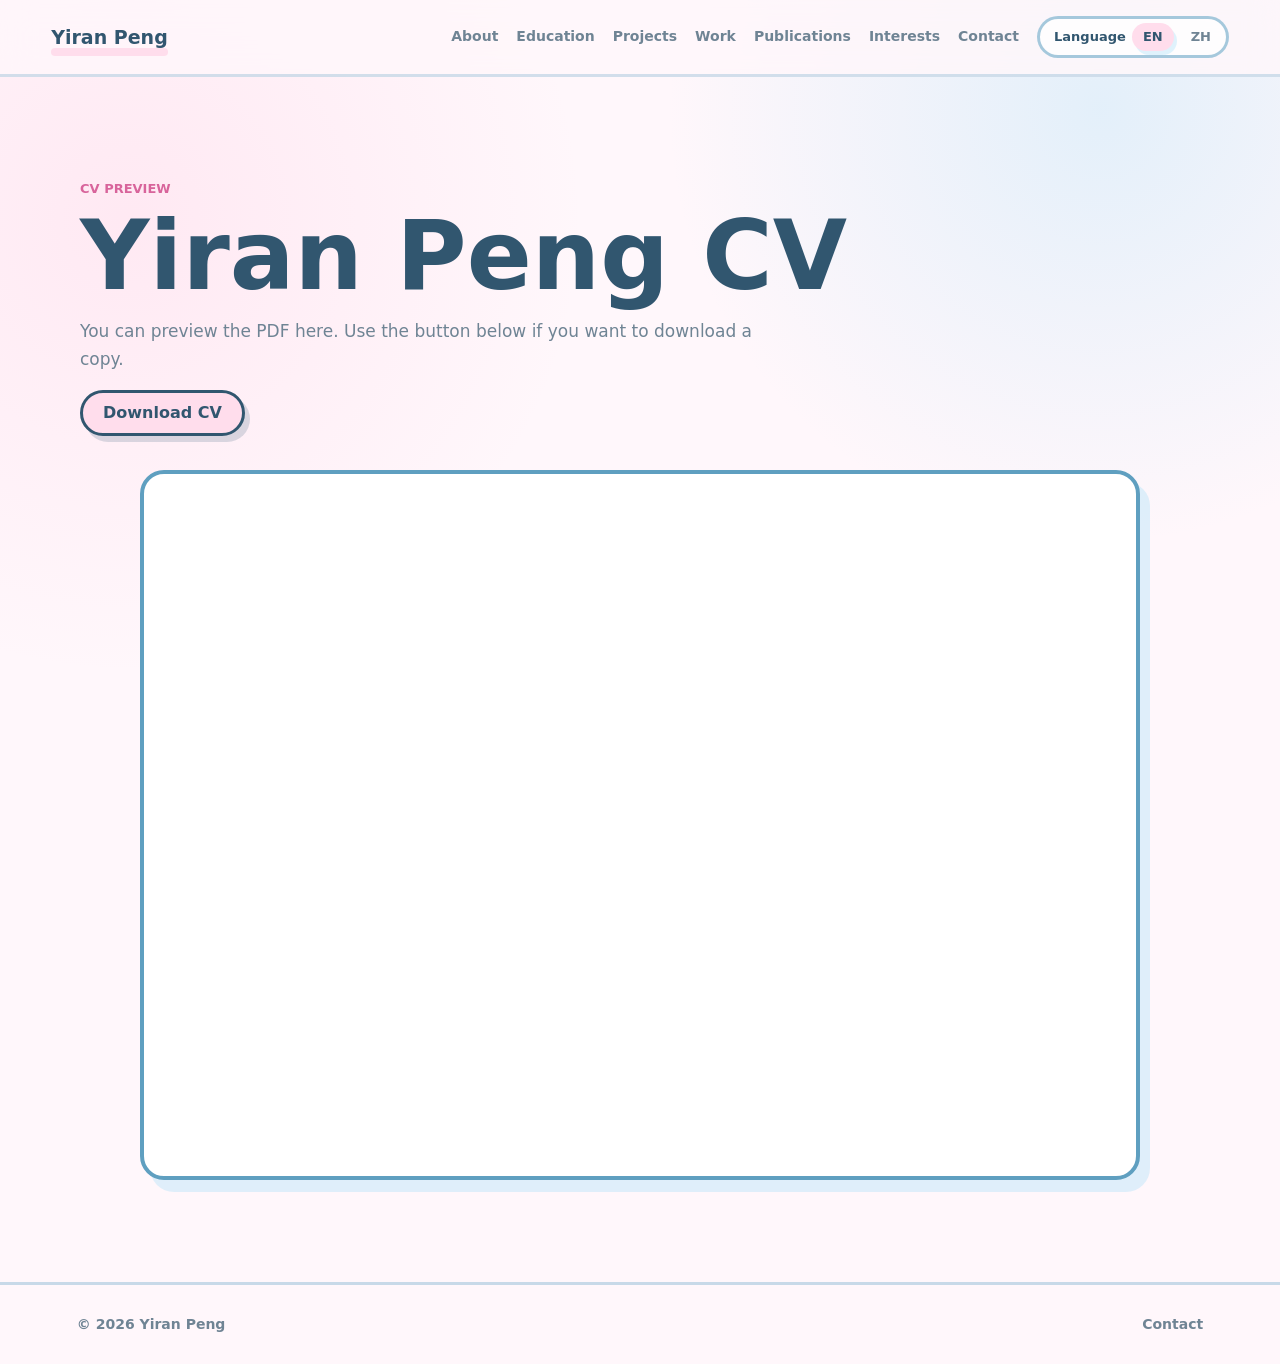
<file: cv.html>
<!doctype html>
<html lang="en">
  <head>
    <meta charset="utf-8" />
    <meta name="viewport" content="width=device-width, initial-scale=1" />
    <meta
      name="description"
      content="Preview Yiran Peng's CV online and download the PDF if needed."
    />
    <title>Yiran Peng | CV</title>
    <link rel="stylesheet" href="styles.css" />
  </head>
  <body>
    <header class="site-header">
      <a class="brand" href="index.html#top" aria-label="Back to home">Yiran Peng</a>
      <div class="header-actions">
        <nav class="nav" aria-label="Main navigation">
          <a href="index.html#about" data-i18n="nav.about">About</a>
          <a href="index.html#education" data-i18n="nav.education">Education</a>
          <a href="index.html#projects" data-i18n="nav.projects">Projects</a>
          <a href="index.html#work" data-i18n="nav.work">Work</a>
          <a href="index.html#publications" data-i18n="nav.publications">Publications</a>
          <a href="interests.html" data-i18n="nav.interests">Interests</a>
          <a href="index.html#contact" data-i18n="nav.contact">Contact</a>
        </nav>
        <div class="language-switch" aria-label="Language">
          <span data-i18n="language.label">Language</span>
          <button type="button" data-lang-switch="en" aria-pressed="true">EN</button>
          <button type="button" data-lang-switch="zh" aria-pressed="false">ZH</button>
        </div>
      </div>
    </header>

    <main id="top">
      <section class="section cv-section">
        <div class="section-heading">
          <p class="eyebrow" data-i18n="cv.eyebrow">CV Preview</p>
          <h1 data-i18n="cv.title">Yiran Peng CV</h1>
          <p class="section-intro" data-i18n="cv.copy">
            You can preview the PDF here. Use the button below if you want to download a copy.
          </p>
          <a class="button primary" href="resume.pdf" download data-i18n="cv.download">Download CV</a>
        </div>
        <div class="cv-viewer">
          <iframe src="resume.pdf" title="Yiran Peng CV PDF preview"></iframe>
        </div>
      </section>
    </main>

    <footer class="footer">
      <span>&copy; <span id="year"></span> Yiran Peng</span>
      <a href="index.html#contact" data-i18n="nav.contact">Contact</a>
    </footer>

    <script src="script.js"></script>
  </body>
</html>
</file>
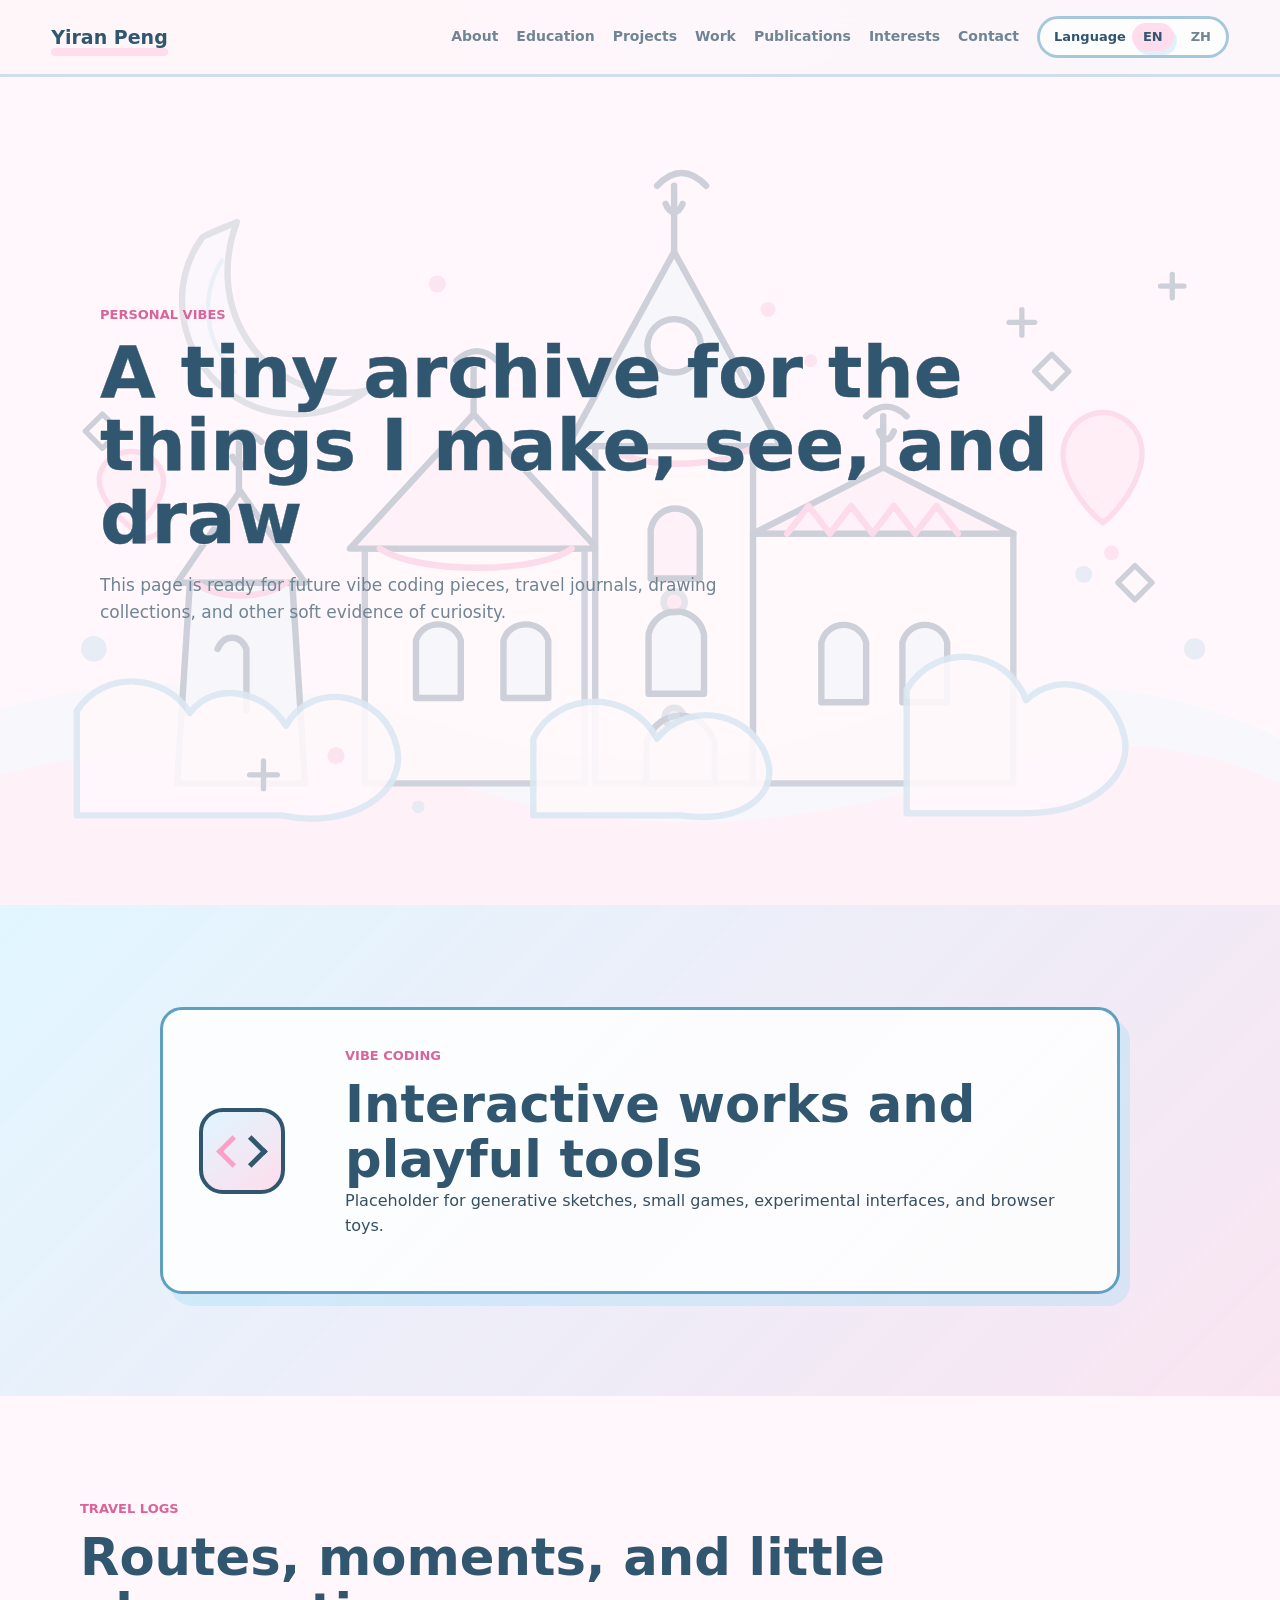
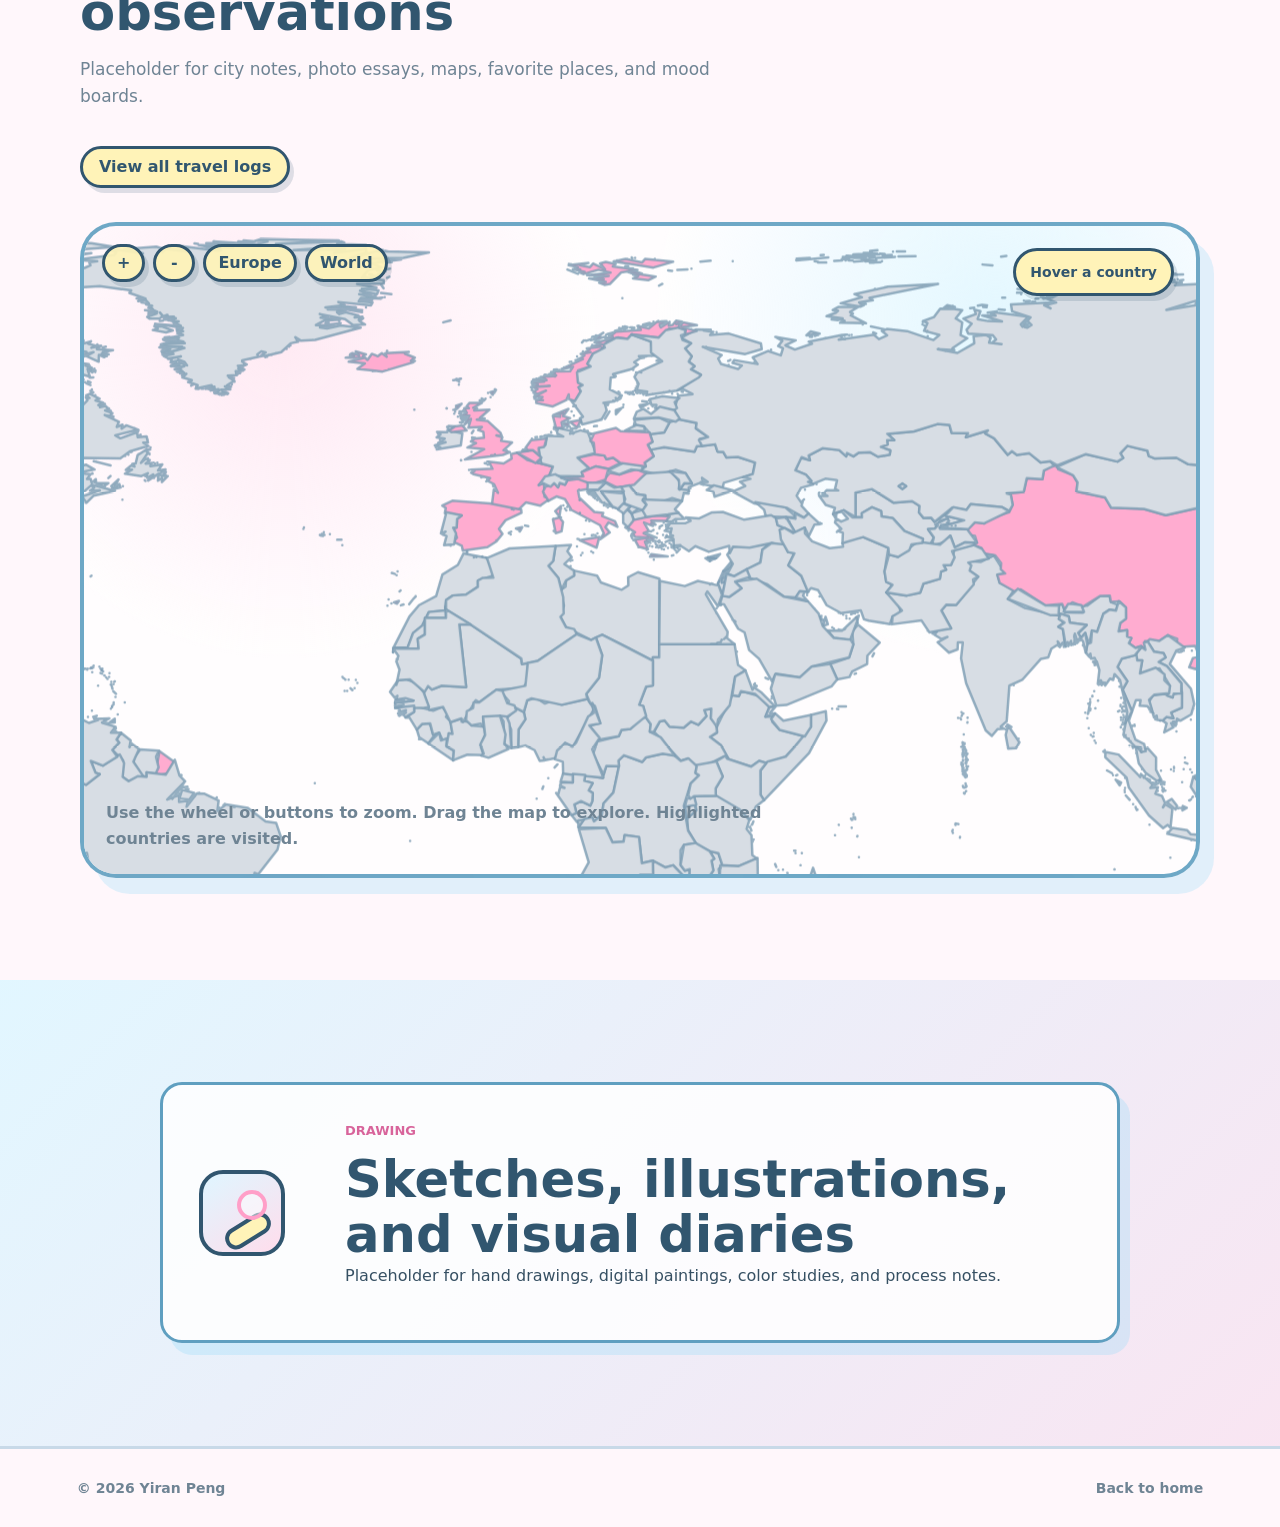
<file: interests.html>
<!doctype html>
<html lang="en">
  <head>
    <meta charset="utf-8" />
    <meta name="viewport" content="width=device-width, initial-scale=1" />
    <meta
      name="description"
      content="Yiran Peng's personal interests, vibe coding works, travel logs, and drawings."
    />
    <title>Yiran Peng | Personal Vibes</title>
    <link rel="stylesheet" href="styles.css" />
  </head>
  <body>
    <header class="site-header">
      <a class="brand" href="index.html#top" aria-label="Back to home">Yiran Peng</a>
      <div class="header-actions">
        <nav class="nav" aria-label="Main navigation">
          <a href="index.html#about" data-i18n="nav.about">About</a>
          <a href="index.html#education" data-i18n="nav.education">Education</a>
          <a href="index.html#projects" data-i18n="nav.projects">Projects</a>
          <a href="index.html#work" data-i18n="nav.work">Work</a>
          <a href="index.html#publications" data-i18n="nav.publications">Publications</a>
          <a href="interests.html" data-i18n="nav.interests">Interests</a>
          <a href="index.html#contact" data-i18n="nav.contact">Contact</a>
        </nav>
        <div class="language-switch" aria-label="Language">
          <span data-i18n="language.label">Language</span>
          <button type="button" data-lang-switch="en" aria-pressed="true">EN</button>
          <button type="button" data-lang-switch="zh" aria-pressed="false">ZH</button>
        </div>
      </div>
    </header>

    <main id="top">
      <section class="vibes-hero section">
        <div class="section-heading">
          <p class="eyebrow" data-i18n="vibes.eyebrow">Personal Vibes</p>
          <h1 data-i18n="vibes.title">A tiny archive for the things I make, see, and draw</h1>
          <p class="section-intro" data-i18n="vibes.copy">
            This page is ready for future vibe coding pieces, travel journals, drawing collections,
            and other soft evidence of curiosity.
          </p>
        </div>
      </section>

      <section id="vibe-coding" class="section muted">
        <div class="interest-detail">
          <span class="interest-icon code" aria-hidden="true"></span>
          <div>
            <p class="eyebrow" data-i18n="vibes.codeLabel">Vibe Coding</p>
            <h2 data-i18n="vibes.codeTitle">Interactive works and playful tools</h2>
            <p data-i18n="vibes.codeCopy">
              Placeholder for generative sketches, small games, experimental interfaces, and browser toys.
            </p>
          </div>
        </div>
      </section>

      <section id="travel" class="section">
        <div class="section-heading">
          <p class="eyebrow" data-i18n="vibes.travelLabel">Travel Logs</p>
          <h2 data-i18n="vibes.travelTitle">Routes, moments, and little observations</h2>
          <p class="section-intro" data-i18n="vibes.travelCopy">
            Placeholder for city notes, photo essays, maps, favorite places, and mood boards.
          </p>
          <a class="section-link" href="travel.html" data-i18n="travel.viewAll">View all travel logs</a>
        </div>
        <div class="map-panel" aria-label="Interactive travel map">
          <svg xmlns="http://www.w3.org/2000/svg" class="world-map" viewBox="0 0 1000 520" role="img" aria-labelledby="map-title">
          <title id="map-title">Travel map</title>
          <g class="map-layer" data-map-layer>
          <a href="#travel-placeholder" class="map-country" data-country-en="Indonesia" data-country-zh="印度尼西亚" data-iso="IDN"><path d="M826.95 247.97L826.95 247.97ZM845.70 286.52L847.61 286.07L847.14 287.91L842.98 289.94L845.70 286.52ZM826.58 247.98L827.29 249.30L825.08 249.62L830.59 257.18L827.48 256.78L826.74 262.23L822.84 265.17L823.90 266.43L822.13 270.43L818.51 272.09L817.68 269.28L815.65 269.99L813.99 268.44L810.85 270.32L810.43 267.91L806.29 268.67L805.73 263.89L802.56 259.02L803.72 254.41L807.09 257.54L812.42 255.47L818.18 255.85L821.79 247.32L826.58 247.98ZM891.60 267.51L891.60 286.31L889.31 282.78L885.87 283.95L885.19 280.79L886.78 280.66L884.89 279.99L886.65 280.14L883.50 275.61L872.14 271.12L871.83 268.44L869.19 271.81L868.92 269.48L866.55 268.05L871.34 267.85L872.06 266.09L867.52 266.54L866.62 264.45L863.75 264.08L867.77 261.02L872.16 262.09L872.76 266.87L875.95 269.79L882.89 264.25L891.60 267.51ZM814.99 284.40L814.99 284.40ZM842.07 284.34L842.07 284.34ZM856.20 283.84L856.20 283.84ZM858.42 283.71L858.42 283.71ZM854.84 283.57L854.84 283.57ZM826.85 283.54L826.85 283.54ZM853.38 283.19L853.38 283.19ZM864.18 282.04L864.18 282.04ZM863.80 281.77L863.80 281.77ZM864.37 281.39L864.37 281.39ZM864.68 281.17L864.68 281.17ZM836.00 281.04L836.00 281.04ZM835.44 280.44L835.44 280.44ZM885.43 279.58L885.43 279.58ZM865.55 279.30L865.55 279.30ZM874.19 279.04L874.19 279.04ZM873.91 278.55L873.91 278.55ZM874.56 278.16L874.56 278.16ZM873.27 278.07L873.27 278.07ZM805.29 282.64L792.27 279.56L794.59 276.99L801.00 278.05L802.62 279.79L806.61 280.15L808.36 278.55L812.73 279.85L814.26 282.32L817.75 282.41L818.40 285.25L805.29 282.64ZM844.63 277.22L844.63 277.22ZM868.88 276.20L868.88 276.20ZM867.55 275.93L867.55 275.93ZM843.83 275.93L843.83 275.93ZM843.17 275.15L843.17 275.15ZM860.91 273.09L860.91 273.09ZM853.43 271.04L853.43 271.04ZM839.78 270.15L839.78 270.15ZM868.62 269.98L868.62 269.98ZM840.11 269.88L840.11 269.88ZM854.49 269.55L854.49 269.55ZM854.92 269.14L854.92 269.14ZM855.43 268.43L855.43 268.43ZM844.10 265.83L844.10 265.83ZM845.41 265.66L845.41 265.66ZM843.49 265.52L843.49 265.52ZM843.72 265.51L843.72 265.51ZM801.88 264.95L801.92 264.91L802.01 264.89L802.10 264.90L802.16 264.92L802.11 264.96L802.01 264.97L801.88 264.95ZM853.81 263.95L853.81 263.95ZM803.25 263.63L803.25 263.63ZM803.49 263.38L803.49 263.38ZM790.22 260.78L790.22 260.78ZM785.66 259.16L785.66 259.16ZM786.33 258.20L786.33 258.20ZM787.52 257.97L787.52 257.97ZM786.42 257.71L786.42 257.71ZM790.46 257.69L790.46 257.69ZM787.97 257.57L787.97 257.57ZM787.39 257.35L787.39 257.35ZM835.14 256.90L835.14 256.90ZM834.38 256.88L834.38 256.88ZM832.91 262.53L832.32 259.97L835.65 256.17L844.25 257.60L847.71 255.15L845.34 258.85L833.70 259.45L835.21 264.03L842.93 262.19L836.93 265.25L841.23 272.82L838.07 273.97L835.76 270.11L836.24 267.80L833.90 268.54L834.61 276.25L831.76 276.14L832.35 271.49L829.90 268.93L832.91 262.53ZM854.96 253.46L854.96 253.46ZM856.09 253.16L856.09 253.16ZM780.41 254.73L780.70 253.38L785.98 258.05L784.85 259.51L788.18 259.20L787.07 262.01L789.94 262.98L791.34 266.14L790.36 268.01L791.34 266.60L794.52 268.62L793.69 277.03L792.44 275.73L790.45 277.13L784.20 271.53L775.38 259.24L774.37 254.95L765.07 246.05L765.09 243.66L770.91 244.86L780.41 254.73ZM835.53 288.78L834.58 289.79L830.39 287.52L833.22 286.84L835.53 288.78ZM820.97 285.04L820.97 285.04ZM832.56 284.91L832.56 284.91ZM832.11 284.61L832.11 284.61ZM842.64 283.89L842.64 283.89ZM823.98 283.91L823.79 285.70L821.78 285.47L823.98 283.91ZM830.80 283.49L830.80 283.49ZM831.12 284.88L824.25 285.89L825.54 284.14L828.56 284.96L827.55 283.36L831.12 284.88ZM841.74 283.95L838.28 285.68L832.79 285.25L834.51 283.77L841.74 283.95ZM821.16 283.95L819.82 285.57L817.91 283.46L821.16 283.95ZM802.83 282.41L802.83 282.41ZM821.03 279.95L821.03 279.95ZM813.06 276.54L813.06 276.54ZM784.46 275.61L784.46 275.61ZM821.79 273.76L821.79 273.76ZM823.33 269.80L823.33 269.80ZM823.07 270.74L822.97 269.30L823.07 270.74ZM779.19 269.02L779.19 269.02ZM778.89 269.20L778.41 268.01L778.89 269.20ZM778.35 267.78L778.35 267.78ZM777.29 266.62L777.29 266.62ZM802.68 264.55L802.68 264.55ZM804.89 263.19L804.89 263.19ZM775.76 264.72L774.08 262.76L775.76 264.72ZM773.62 261.33L773.62 261.33ZM773.56 260.46L773.56 260.46ZM786.93 258.19L786.93 258.19ZM787.55 257.64L787.55 257.64ZM788.39 257.44L788.39 257.44ZM787.47 257.76L787.47 257.76ZM788.34 257.54L788.34 257.54ZM788.73 257.12L788.73 257.12ZM791.11 257.02L791.11 257.02ZM798.78 257.00L798.78 257.00ZM787.34 257.07L787.34 257.07ZM786.25 257.70L784.63 256.80L786.25 257.70ZM786.46 257.32L785.07 257.05L786.46 257.32ZM789.30 256.65L789.30 256.65ZM790.71 256.83L789.53 256.84L790.71 256.83ZM784.65 256.41L784.65 256.41ZM784.71 256.06L783.36 255.33L784.71 256.06ZM773.76 255.14L773.76 255.14ZM769.86 254.05L769.86 254.05ZM782.56 254.05L781.92 254.98L782.56 254.05ZM768.46 253.86L768.46 253.86ZM770.36 253.80L770.36 253.80ZM829.44 253.52L829.44 253.52ZM803.08 252.69L803.08 252.69ZM795.12 252.03L795.12 252.03ZM768.00 253.02L765.83 251.82L768.00 253.02ZM802.34 251.41L802.34 251.41ZM799.46 251.29L799.46 251.29ZM793.89 251.34L793.89 251.34ZM795.24 250.82L795.24 250.82ZM826.40 250.37L826.40 250.37ZM795.20 250.29L795.20 250.29ZM826.74 250.07L826.74 250.07ZM827.48 249.90L827.48 249.90ZM826.44 249.96L826.44 249.96ZM827.35 249.02L827.35 249.02ZM826.94 248.12L826.94 248.12ZM801.10 248.81L799.97 248.38L801.10 248.81ZM800.01 246.21L800.01 246.21ZM764.38 243.74L764.38 243.74ZM764.21 243.50L764.21 243.50ZM764.84 242.97L764.84 242.97ZM842.75 290.60L841.17 291.47L842.75 290.60ZM838.72 290.13L838.72 290.13ZM842.96 289.32L842.96 289.32ZM844.24 283.77L842.30 284.63L844.24 283.77ZM845.30 283.75L844.19 284.43L845.30 283.75ZM885.83 284.09L885.83 284.09ZM847.59 283.74L845.37 284.30L847.59 283.74ZM855.81 283.49L855.81 283.49ZM864.19 283.49L863.23 284.12L864.19 283.49ZM860.67 282.76L860.67 282.76ZM852.32 282.32L849.37 283.13L852.32 282.32ZM854.08 281.75L854.08 281.75ZM885.94 281.79L885.84 283.33L882.33 284.34L883.58 281.84L885.94 281.79ZM865.83 280.88L864.21 283.11L865.83 280.88ZM866.62 280.77L866.62 280.77ZM857.42 280.62L857.42 280.62ZM816.79 279.98L813.04 280.39L816.79 279.98ZM792.40 278.86L792.40 278.86ZM873.57 279.00L872.43 279.72L872.51 277.85L873.57 279.00ZM834.85 277.15L834.67 278.71L834.85 277.15ZM791.20 276.64L791.20 276.64ZM868.89 276.72L868.89 276.72ZM874.33 277.79L872.99 277.68L873.63 275.68L874.33 277.79ZM869.96 275.34L869.01 277.32L869.96 275.34ZM839.08 275.07L839.08 275.07ZM865.93 273.56L865.93 273.56ZM841.06 274.20L839.70 275.54L839.95 273.71L841.06 274.20ZM865.57 272.80L865.57 272.80ZM842.08 275.09L840.46 275.91L841.78 272.67L842.08 275.09ZM871.00 272.23L871.00 272.23ZM864.91 271.91L864.91 271.91ZM864.54 271.52L864.54 271.52ZM842.23 271.54L842.23 271.54ZM865.12 271.66L865.12 271.66ZM857.77 270.52L857.77 270.52ZM842.16 270.32L842.16 270.32ZM857.02 270.21L857.02 270.21ZM856.47 270.15L855.37 270.87L856.47 270.15ZM857.56 270.18L857.56 270.18ZM853.45 270.03L851.93 271.16L849.98 269.38L853.45 270.03ZM796.97 268.46L796.97 268.46ZM797.50 268.26L797.50 268.26ZM798.32 268.29L798.32 268.29ZM863.54 270.32L855.12 269.17L859.84 268.03L863.54 270.32ZM865.55 267.61L865.55 267.61ZM800.82 268.23L798.90 269.33L799.08 267.40L800.82 268.23ZM873.84 266.98L873.84 266.98ZM873.29 265.79L873.29 265.79ZM850.19 266.89L849.81 265.68L850.19 266.89ZM844.05 265.63L844.05 265.63ZM850.91 265.26L848.15 265.35L850.91 265.26ZM842.04 265.10L842.04 265.10ZM872.88 265.02L872.88 265.02ZM862.18 265.46L860.32 265.44L862.18 265.46ZM848.10 265.14L845.36 265.40L848.10 265.14ZM880.13 265.10L876.17 264.65L880.13 265.10ZM796.58 267.40L795.92 268.97L792.04 265.68L794.20 264.32L796.58 267.40ZM875.79 264.27L875.79 264.27ZM855.96 264.60L853.83 264.72L855.96 264.60ZM854.69 263.51L854.69 263.51ZM843.06 263.65L841.14 264.17L843.06 263.65ZM860.98 263.36L860.98 263.36ZM875.00 262.94L875.00 262.94ZM864.05 262.89L862.92 262.81L864.05 262.89ZM863.66 262.25L862.22 262.68L863.66 262.25ZM878.82 263.16L876.03 261.84L878.82 263.16ZM853.60 262.15L853.60 262.15ZM862.99 261.26L862.99 261.26ZM838.48 261.16L838.48 261.16ZM790.41 261.15L790.41 261.15ZM838.97 260.96L838.97 260.96ZM855.25 262.21L853.66 260.98L855.25 262.21ZM853.43 261.42L853.43 261.42ZM788.09 260.78L788.09 260.78ZM839.49 260.71L839.49 260.71ZM839.91 260.76L839.91 260.76ZM837.71 260.53L837.71 260.53ZM864.72 260.69L861.71 260.58L864.72 260.69ZM791.47 260.69L790.10 260.56L791.47 260.69ZM859.82 260.39L859.82 260.39ZM854.06 260.01L854.06 260.01ZM790.27 259.79L790.27 259.79ZM790.80 259.79L790.80 259.79ZM790.02 259.02L790.02 259.02ZM853.89 258.90L853.89 258.90ZM789.49 257.95L789.49 257.95ZM853.83 258.20L853.83 258.20ZM789.68 257.95L789.68 257.95ZM853.81 257.73L853.81 257.73ZM789.52 257.46L789.52 257.46ZM772.02 257.12L771.40 258.35L769.62 255.91L772.02 257.12ZM848.04 255.52L848.04 255.52ZM854.63 260.60L853.89 256.51L855.69 253.63L854.52 257.29L857.55 255.46L856.15 257.76L858.05 259.40L855.31 258.74L856.78 262.63L854.63 260.60ZM848.42 253.10L848.42 253.10ZM857.46 252.82L856.30 254.24L857.46 252.82ZM848.45 251.93L848.45 251.93ZM849.03 249.98L849.03 249.98ZM852.07 248.87L852.07 248.87ZM851.82 248.50L851.82 248.50ZM852.42 247.49L852.42 247.49ZM839.89 284.36L839.89 284.36ZM838.08 283.95L838.08 283.95ZM838.28 281.21L838.28 281.21ZM818.32 280.60L818.32 280.60ZM817.69 280.48L817.69 280.48ZM842.68 264.83L842.68 264.83ZM839.28 261.11L839.28 261.11ZM861.30 282.43L861.30 282.43ZM861.13 282.32L861.13 282.32ZM860.21 281.87L860.21 281.87ZM858.68 280.20L858.68 280.20ZM859.68 279.52L859.68 279.52ZM861.15 278.28L861.15 278.28ZM854.31 275.92L854.32 275.91L854.34 275.94L854.31 275.92ZM854.32 275.86L854.32 275.89L854.29 275.88L854.32 275.86ZM854.97 275.63L855.00 275.60L855.01 275.62L854.97 275.63ZM854.94 275.45L854.94 275.43L854.96 275.46L854.94 275.45ZM866.63 275.36L866.63 275.36ZM860.44 273.07L860.45 273.05L860.50 273.07L860.47 273.11L860.44 273.07ZM873.08 257.81L873.08 257.81ZM864.55 257.06L864.55 257.04L864.57 257.01L864.57 257.03L864.55 257.06ZM864.60 256.91L864.62 256.89L864.64 256.90L864.64 256.93L864.63 256.96L864.60 256.98L864.59 256.96L864.60 256.91ZM851.10 256.13L851.10 256.13ZM848.32 253.88L848.32 253.88ZM851.64 243.95L851.66 243.92L851.67 243.93L851.66 243.96L851.65 243.97L851.64 243.95ZM837.82 290.63L837.82 290.63ZM821.92 280.53L821.92 280.53ZM874.24 278.79L874.24 278.79ZM806.75 276.86L806.75 276.86ZM872.81 276.64L872.81 276.64ZM871.09 267.11L871.09 267.11ZM843.33 264.63L843.33 264.63ZM856.58 262.86L856.58 262.86ZM860.84 261.18L860.84 261.18ZM773.74 259.54L773.74 259.54ZM790.90 257.83L790.95 257.84L790.98 257.87L790.97 257.91L790.94 257.93L790.92 257.91L790.89 257.87L790.90 257.83ZM790.72 257.56L790.72 257.56ZM847.70 254.80L847.70 254.80ZM853.14 246.21L853.16 246.23L853.18 246.27L853.16 246.31L853.12 246.27L853.12 246.22L853.12 246.21L853.14 246.21Z" /></a>
          <a href="#travel-placeholder" class="map-country" data-country-en="Malaysia" data-country-zh="马来西亚" data-iso="MYS"><path d="M826.95 247.97L826.95 247.97ZM783.54 241.92L787.36 246.11L787.34 251.56L789.66 256.05L787.55 256.33L782.96 253.08L779.75 248.78L778.24 240.66L780.89 243.74L783.54 241.92ZM819.85 245.82L824.38 239.70L827.02 241.36L826.30 243.05L831.30 244.97L828.38 245.65L829.57 247.18L827.79 247.78L821.79 247.32L818.18 255.85L812.42 255.47L807.09 257.54L804.61 255.39L804.57 253.98L809.40 256.09L809.61 252.18L813.91 250.87L816.60 246.73L818.41 248.40L819.49 245.80L820.41 247.54L819.85 245.82ZM828.39 243.08L828.39 243.08ZM809.48 253.09L809.21 251.96L809.48 253.09ZM789.51 251.95L789.51 251.95ZM829.80 247.02L829.80 247.02ZM829.20 246.57L829.20 246.57ZM820.13 244.50L820.13 244.50ZM778.64 244.25L778.64 244.25ZM777.18 241.97L777.18 241.97ZM777.50 241.61L777.50 241.61ZM826.30 240.45L826.30 240.45ZM825.01 238.75L825.01 238.75ZM825.48 238.79L825.48 238.79ZM781.31 251.20L781.30 251.23L781.28 251.25L781.23 251.26L781.21 251.23L781.23 251.19L781.29 251.17L781.31 251.20ZM781.49 251.18L781.49 251.18Z" /></a>
          <a href="#travel-placeholder" class="map-country" data-country-en="Chile" data-country-zh="智利" data-iso="CHL"><path d="M306.92 310.57L309.87 316.14L308.98 318.99L311.42 325.92L313.85 326.45L312.88 329.42L309.52 331.56L310.19 338.13L306.52 342.04L304.05 350.10L306.03 358.90L302.24 366.42L303.23 371.47L300.79 374.40L299.59 383.05L300.39 388.20L302.44 388.70L299.75 389.37L301.90 390.77L300.87 394.88L298.35 400.95L295.59 403.09L296.73 406.61L299.16 406.32L300.10 410.14L309.87 411.12L303.16 412.31L301.99 415.67L298.74 414.29L300.52 414.62L301.67 412.33L298.44 413.34L298.99 414.66L296.38 413.55L301.19 411.84L297.62 411.67L296.67 413.41L295.66 412.52L297.48 411.66L295.28 412.29L295.18 410.31L297.77 410.04L298.55 411.52L298.70 409.61L296.50 408.69L298.47 409.47L296.44 409.08L296.60 410.49L296.15 409.22L296.34 410.70L294.72 409.14L295.29 407.74L293.73 407.16L295.66 405.61L294.33 406.82L292.51 404.97L294.84 405.28L293.43 404.30L294.76 404.67L293.48 403.84L295.24 403.77L294.94 401.68L293.77 403.08L293.14 401.65L294.74 399.85L292.69 398.77L296.59 398.68L292.40 397.85L294.32 397.54L292.98 397.03L294.09 395.28L289.70 394.78L293.45 392.28L295.16 394.43L295.80 391.31L297.69 391.21L296.12 389.97L298.34 388.57L296.42 387.55L299.16 379.54L295.79 380.77L294.61 378.59L296.60 373.87L295.33 367.89L301.04 356.90L301.33 343.60L305.39 321.92L304.46 312.98L306.92 310.57ZM309.33 418.31L299.98 417.46L308.35 417.35L305.06 415.52L307.35 414.14L304.24 414.00L304.40 412.41L307.17 411.53L309.37 412.07L309.33 418.31ZM275.67 357.55L275.67 357.55ZM281.14 357.09L281.14 357.09ZM196.58 338.27L196.58 338.27ZM207.06 336.45L207.03 336.43L207.04 336.43L207.05 336.43L207.05 336.44L207.06 336.45ZM278.05 336.11L278.08 336.13L278.08 336.14L278.06 336.15L278.03 336.15L278.05 336.11ZM277.51 335.88L277.51 335.88L277.52 335.89L277.53 335.90L277.53 335.90L277.50 335.91L277.48 335.91L277.51 335.88ZM313.21 421.31L313.21 421.31ZM313.63 421.28L313.63 421.28ZM312.50 421.26L311.35 421.31L312.50 421.26ZM313.24 421.12L313.24 421.12ZM312.84 421.06L312.84 421.06ZM312.10 420.33L312.10 420.33ZM306.35 419.89L306.35 419.89ZM305.52 419.77L305.52 419.77ZM314.29 419.67L314.29 419.67ZM315.48 419.42L315.48 419.42ZM314.25 418.96L314.25 418.96ZM311.11 420.70L305.47 419.32L309.89 418.71L308.18 419.06L311.11 420.70ZM311.44 419.59L310.15 418.66L313.74 419.16L311.44 419.59ZM304.74 419.13L302.74 418.79L304.74 419.13ZM305.82 418.88L307.88 418.76L305.82 418.88ZM304.38 418.44L304.38 418.44ZM302.82 418.68L301.50 418.54L302.82 418.68ZM300.15 418.03L300.15 418.03ZM299.06 416.96L299.06 416.96ZM304.49 416.54L304.49 416.54ZM299.18 416.23L299.18 416.23ZM296.72 416.21L296.72 416.21ZM301.03 416.23L302.81 416.77L301.03 416.23ZM299.96 416.58L300.96 415.79L299.96 416.58ZM304.29 414.88L303.65 416.54L304.29 414.88ZM294.93 414.47L294.93 414.47ZM296.13 414.31L294.99 414.37L296.13 414.31ZM298.53 416.22L295.51 414.88L298.71 414.77L298.53 416.22ZM294.04 413.81L294.04 413.81ZM296.02 412.72L296.02 412.72ZM296.65 414.03L292.36 412.40L296.65 414.03ZM296.30 412.23L296.30 412.25L296.20 412.33L296.14 412.35L296.11 412.33L296.19 412.27L296.21 412.25L296.30 412.23ZM294.90 412.25L294.90 412.25ZM292.58 411.35L292.58 411.35ZM295.08 411.32L295.08 411.32ZM294.10 411.37L293.29 410.59L294.10 411.37ZM292.25 410.74L292.25 410.74ZM293.49 410.41L293.49 410.41ZM293.08 410.16L293.08 410.16ZM295.26 410.76L294.18 410.01L295.26 410.76ZM292.36 410.35L292.36 410.35ZM291.50 409.88L291.50 409.88ZM293.24 409.77L293.24 409.77ZM295.03 409.46L295.03 409.46ZM291.97 410.23L292.04 409.12L291.97 410.23ZM294.60 409.47L294.60 409.47ZM293.90 408.57L293.90 408.57ZM291.60 408.29L290.80 409.15L291.60 408.29ZM295.02 408.08L295.02 408.08ZM292.39 408.40L292.39 408.40ZM292.04 407.68L292.04 407.68ZM293.28 407.65L293.28 407.65ZM293.75 408.01L293.75 408.01ZM293.37 407.28L291.76 407.19L293.37 407.28ZM291.93 406.75L291.93 406.75ZM291.72 406.75L291.72 406.75ZM292.75 405.93L292.75 405.93ZM291.32 405.87L290.38 406.65L291.32 405.87ZM293.58 406.85L292.57 405.81L293.58 406.85ZM292.27 405.83L292.27 405.83ZM291.55 405.28L290.55 404.56L291.55 405.28ZM290.42 403.79L290.42 403.79ZM290.22 402.65L290.22 402.65ZM291.94 401.78L291.94 401.78ZM290.12 402.27L290.12 402.27ZM291.07 401.60L289.85 401.30L291.07 401.60ZM291.37 401.47L291.37 401.47ZM291.12 403.78L290.38 402.44L292.93 400.71L293.13 404.28L291.91 404.23L292.65 402.57L291.12 403.78ZM291.43 400.51L291.43 400.51ZM291.60 400.66L291.60 400.66ZM290.73 400.47L290.73 400.47ZM290.75 400.26L290.75 400.26ZM293.13 399.98L293.13 399.98ZM294.19 400.05L294.19 400.05ZM293.07 399.68L293.07 399.68ZM293.06 400.35L291.57 400.12L292.40 399.03L293.06 400.35ZM292.93 399.60L292.93 399.60ZM291.22 399.53L291.22 399.53ZM291.25 400.57L290.18 398.80L291.25 400.57ZM290.91 398.75L292.42 398.97L290.91 398.75ZM293.30 398.49L294.98 398.34L293.30 398.49ZM291.16 398.18L291.16 398.18ZM291.99 397.83L291.99 397.83ZM293.14 395.99L293.14 395.99ZM294.24 395.84L294.24 395.84ZM295.21 393.03L295.21 393.03ZM295.26 392.67L295.26 392.67ZM292.35 392.33L291.46 393.16L292.35 392.33ZM295.16 392.29L295.16 392.29ZM294.65 392.15L294.65 392.15ZM292.25 391.83L292.25 391.83ZM292.90 391.66L292.90 391.66ZM294.25 392.00L294.25 392.00ZM293.05 392.12L293.05 392.12ZM295.37 391.26L295.37 391.26ZM294.76 391.36L294.76 391.36ZM292.90 391.58L292.90 391.58ZM294.93 391.14L294.93 391.14ZM293.50 390.98L293.50 390.98ZM294.93 390.77L294.93 390.77ZM293.68 390.60L293.68 390.60ZM295.19 390.62L293.75 390.32L295.19 390.62ZM293.69 389.84L293.69 389.84ZM294.55 389.45L294.55 389.45ZM294.64 389.39L294.64 389.39ZM291.41 389.41L291.41 389.41ZM295.54 389.26L295.54 389.26ZM293.50 389.44L293.50 389.44ZM293.10 388.95L293.10 388.95ZM294.65 388.93L293.29 389.09L294.65 388.93ZM292.29 388.79L292.29 388.79ZM295.39 389.07L295.39 389.07ZM293.91 388.53L293.91 388.53ZM294.34 388.55L294.34 388.55ZM293.35 388.69L293.35 388.69ZM295.03 388.33L295.03 388.33ZM296.16 388.81L298.00 388.64L296.16 388.81ZM295.20 388.34L295.20 388.34ZM294.36 388.14L294.36 388.14ZM296.49 388.23L296.49 388.23ZM294.82 388.08L294.82 388.08ZM293.37 387.83L293.37 387.83ZM295.16 387.88L295.16 387.88ZM294.14 387.77L294.14 387.77ZM293.68 387.54L293.68 387.54ZM294.77 387.45L294.77 387.45ZM293.62 387.15L293.62 387.15ZM295.15 386.98L295.15 386.98ZM296.59 387.15L296.59 387.15ZM294.04 386.61L294.04 386.61ZM292.17 386.06L292.17 386.06ZM295.52 384.04L295.52 384.04ZM295.54 383.01L295.54 383.01ZM296.08 382.85L296.08 382.85ZM296.98 382.05L296.98 382.05ZM298.49 381.74L298.49 381.74ZM293.51 385.04L294.27 380.77L295.62 380.75L295.83 384.59L293.51 385.04ZM296.98 380.88L296.98 380.88ZM297.12 417.32L297.12 417.32ZM304.44 416.23L304.44 416.23ZM303.65 412.67L303.65 412.67ZM293.26 411.68L293.26 411.68ZM293.12 411.12L293.12 411.12ZM294.96 409.83L294.96 409.83ZM293.45 408.31L293.45 408.31ZM291.75 405.28L291.75 405.28ZM293.26 403.33L293.26 403.33ZM292.64 398.08L292.64 398.08ZM290.77 394.87L290.77 394.87ZM293.74 385.23L293.74 385.23ZM295.30 384.77L295.30 384.77ZM297.20 383.34L297.20 383.34ZM296.37 383.15L296.37 383.15ZM294.77 370.82L294.77 370.82ZM295.72 366.86L295.72 366.86Z" /></a>
          <a href="#travel-placeholder" class="map-country" data-country-en="Bolivia" data-country-zh="玻利维亚" data-iso="BOL"><path d="M306.92 310.57L308.80 307.17L307.14 305.14L309.21 296.12L306.73 291.64L309.40 292.10L318.29 287.96L319.42 294.62L332.02 299.86L332.89 306.99L337.92 307.03L337.78 309.80L340.37 312.69L338.45 318.25L335.86 315.72L328.46 316.75L325.97 324.23L322.41 323.56L321.32 326.07L320.57 324.15L316.05 322.94L311.75 326.12L308.98 318.99L309.87 316.14L306.92 310.57Z" /></a>
          <a href="#travel-placeholder" class="map-country" data-country-en="Peru" data-country-zh="秘鲁" data-iso="PER"><path d="M306.92 310.57L304.46 312.98L289.08 302.32L280.60 283.74L274.64 277.43L274.09 272.93L275.53 270.80L277.00 269.87L276.43 272.81L280.38 274.48L282.36 269.79L290.07 264.44L289.94 260.31L292.15 260.49L297.40 267.01L302.80 266.35L305.42 267.84L303.52 270.93L305.59 272.46L297.45 274.83L294.39 281.79L296.63 287.18L299.46 288.91L304.10 287.24L303.77 291.81L306.73 291.64L309.21 296.12L307.14 305.14L308.80 307.17L306.92 310.57ZM288.35 301.21L288.35 301.21ZM287.66 299.95L287.66 299.95ZM285.46 294.86L285.46 294.86ZM275.44 278.44L275.44 278.44Z" /></a>
          <a href="#travel-placeholder" class="map-country" data-country-en="Argentina" data-country-zh="阿根廷" data-iso="ARG"><path d="M313.35 325.93L316.05 322.94L320.57 324.15L321.32 326.07L322.37 323.58L325.54 323.57L330.54 328.77L339.57 332.74L337.21 338.91L345.13 339.28L347.80 336.97L348.33 333.88L350.94 335.86L350.47 338.45L345.08 341.56L339.20 348.26L337.30 359.05L340.98 361.83L340.65 363.97L342.58 365.73L340.12 370.13L333.90 372.20L326.72 372.08L327.27 377.37L325.75 378.56L319.08 377.99L319.43 381.60L322.86 381.56L323.28 383.50L319.59 383.22L321.38 384.17L318.53 386.14L318.00 389.80L312.28 392.87L314.48 395.80L317.38 396.37L315.59 398.27L317.33 398.52L312.34 401.60L311.40 404.44L308.30 404.47L310.14 404.87L307.19 407.58L308.44 408.95L306.62 409.14L309.90 411.35L300.10 410.14L299.16 406.32L296.73 406.61L295.63 404.25L300.87 394.88L301.90 390.77L299.75 389.37L302.44 388.70L300.39 388.20L299.59 383.05L300.79 374.40L303.23 371.47L302.24 366.42L306.03 358.90L303.98 350.43L306.52 342.04L310.19 338.13L309.52 331.56L312.95 329.34L313.35 325.93ZM309.29 418.56L309.29 418.56ZM309.33 418.26L309.37 412.07L312.30 415.73L319.05 417.87L309.33 418.26ZM322.53 418.11L320.11 418.40L322.53 418.11ZM328.04 373.06L328.04 373.06ZM327.54 372.73L327.54 372.73ZM327.35 376.64L327.35 376.64ZM327.45 375.93L327.45 375.93Z" /></a>
          <a href="#travel-placeholder" class="map-country" data-country-en="Dhekelia Sovereign Base Area" data-country-zh="Dhekelia Sovereign Base Area" data-iso="-99"><path d="M593.84 158.96L593.84 158.96ZM593.73 158.89L593.73 158.89Z" /></a>
          <a href="#travel-placeholder" class="map-country" data-country-en="Cyprus" data-country-zh="塞浦路斯" data-iso="CYP"><path d="M593.84 158.96L593.84 158.96ZM593.73 158.89L593.73 158.89ZM593.62 158.92L591.56 159.97L589.64 158.68L593.62 158.92ZM594.16 158.71L594.16 158.71Z" /></a>
          <a href="#travel-placeholder" class="map-country" data-country-en="India" data-country-zh="印度" data-iso="IND"><path d="M716.11 157.46L721.15 165.35L717.74 165.97L718.74 169.55L725.01 172.72L722.32 176.69L729.87 180.57L744.38 183.83L744.72 179.32L746.14 178.81L747.49 182.52L755.22 182.57L754.35 179.54L757.15 179.55L762.78 175.31L766.87 175.16L767.51 177.90L770.45 179.13L769.78 181.75L767.06 181.26L764.23 183.12L761.48 191.08L759.19 190.48L757.99 196.57L756.28 191.51L754.41 193.72L753.16 191.74L756.90 187.99L749.50 186.95L749.04 184.25L745.48 183.12L744.69 185.38L747.18 186.95L744.50 188.80L746.49 189.84L747.45 197.55L746.28 195.85L745.15 197.73L744.18 195.22L744.90 196.19L741.44 198.39L740.07 202.22L736.86 202.86L728.63 212.10L723.00 214.64L721.82 230.26L719.20 232.63L720.70 233.54L717.81 233.71L715.31 236.67L712.62 234.25L704.02 213.58L701.80 202.65L702.55 195.66L700.41 195.64L700.29 198.74L696.50 200.15L691.51 195.59L695.84 193.25L693.29 194.25L690.07 192.27L691.17 191.02L689.29 191.79L690.96 189.71L697.45 189.48L693.15 181.64L695.39 179.08L699.65 179.23L709.33 166.80L705.56 164.15L705.33 159.92L710.54 160.31L716.11 157.46ZM724.91 214.37L724.91 214.37ZM704.57 230.87L704.57 230.87ZM704.62 230.69L704.62 230.69ZM701.80 229.47L701.80 229.47ZM701.52 228.86L701.52 228.86L701.50 228.88L701.50 228.87L701.51 228.86L701.52 228.86L701.52 228.86ZM704.64 228.71L704.67 228.72L704.68 228.72L704.66 228.73L704.65 228.73L704.64 228.72L704.64 228.71L704.64 228.71ZM702.08 227.88L702.08 227.88ZM702.81 226.77L702.81 226.81L702.80 226.82L702.79 226.84L702.79 226.81L702.79 226.79L702.80 226.77L702.81 226.77ZM701.99 226.22L701.99 226.22ZM760.76 224.56L760.70 224.58L760.70 224.55L760.72 224.52L760.76 224.56ZM761.89 221.16L761.92 221.22L761.87 221.23L761.84 221.20L761.89 221.16ZM760.89 239.71L760.89 239.71ZM760.36 238.71L760.36 238.71ZM759.53 237.02L759.53 237.02ZM759.91 236.89L759.91 236.89ZM759.81 236.79L759.81 236.79ZM702.99 235.98L702.99 235.98ZM758.71 236.20L758.71 236.20ZM760.02 235.31L760.02 235.31ZM757.81 233.33L757.81 233.33ZM757.18 228.88L757.18 228.88ZM757.43 227.03L757.43 227.03ZM756.30 226.52L756.30 226.52ZM758.45 225.45L758.45 225.45ZM758.62 224.78L758.62 224.78ZM757.59 222.52L757.59 222.52ZM758.48 221.62L757.55 226.79L758.48 221.62ZM758.44 220.52L758.44 220.52ZM746.87 197.61L746.87 197.61ZM744.58 197.30L744.58 197.30ZM746.21 196.67L746.21 196.67ZM744.67 196.88L744.67 196.88ZM700.48 228.77L700.48 228.77ZM702.19 227.47L702.19 227.47Z" /></a>
          <a href="travel.html#travel-china" class="map-country visited" data-country-en="China" data-country-zh="中国" data-iso="CHN"><path d="M719.22 163.55L719.38 160.88L716.79 157.47L711.57 156.56L710.69 154.14L706.62 152.75L708.79 151.95L707.88 148.91L705.05 148.53L704.54 146.04L707.88 142.97L711.98 143.45L713.50 141.52L722.86 138.57L724.43 135.35L723.59 130.79L721.83 130.28L729.28 129.64L730.62 123.63L737.50 124.07L738.11 120.30L741.28 118.14L743.93 117.97L744.40 119.74L750.96 122.32L752.91 125.47L752.43 129.46L764.99 132.08L767.66 136.57L782.01 137.11L791.59 139.86L806.69 136.45L810.93 133.77L809.44 131.77L811.00 129.76L815.57 130.75L826.09 125.46L832.93 125.21L829.28 121.43L821.98 122.25L820.87 120.95L824.12 116.07L827.32 116.97L831.43 115.29L835.50 109.44L833.42 107.58L835.76 106.08L843.37 105.26L848.95 106.71L854.27 116.16L862.98 118.82L863.95 122.25L874.22 120.57L869.72 129.69L863.70 130.46L864.67 134.68L862.59 137.13L860.78 135.79L860.29 137.39L855.65 138.68L855.96 140.47L851.89 139.43L844.83 144.90L836.61 148.14L838.73 146.18L836.73 145.81L839.73 142.99L838.52 141.57L830.35 146.96L826.99 147.01L826.99 149.13L830.42 149.94L830.96 152.59L835.38 150.70L840.80 151.93L840.30 153.41L833.60 155.35L831.09 158.89L838.67 168.27L832.26 166.53L838.75 170.50L833.74 172.76L839.25 173.61L837.34 174.71L838.81 174.51L837.84 176.99L836.51 176.67L837.93 178.13L834.89 178.79L833.71 183.02L832.09 182.72L833.19 183.83L830.82 184.47L832.49 184.88L832.37 186.74L827.20 189.32L823.60 193.73L816.36 195.14L815.05 193.28L815.23 196.00L814.35 194.78L813.64 196.86L806.55 198.07L806.33 201.49L804.43 197.18L798.19 197.60L796.26 196.53L796.64 194.14L792.53 192.50L788.78 194.98L782.47 195.06L782.66 198.92L780.79 197.12L778.23 198.07L775.40 196.00L776.49 193.77L774.61 193.04L774.63 190.25L770.88 190.83L771.67 187.09L774.14 185.28L774.11 180.33L771.31 177.63L767.51 177.90L767.06 175.16L762.78 175.31L755.42 179.91L750.63 178.08L747.14 181.10L746.14 178.81L738.83 179.44L728.02 172.38L725.27 173.28L718.74 169.55L717.74 165.97L721.17 165.45L719.22 163.55ZM808.36 203.14L804.75 207.40L801.90 206.51L803.49 202.52L807.44 201.75L808.36 203.14ZM811.01 197.43L811.01 197.43ZM812.90 197.27L812.90 197.27ZM813.46 197.10L813.46 197.10ZM814.98 196.36L814.98 196.36ZM814.90 195.99L814.90 195.99ZM815.54 194.18L815.54 194.18ZM825.20 192.19L825.20 192.19ZM826.30 191.38L826.30 191.38ZM831.40 184.79L831.40 184.79ZM836.82 178.71L836.82 178.71ZM839.55 172.43L839.55 172.43ZM840.00 172.01L840.00 172.01ZM838.44 169.36L838.44 169.36ZM833.00 167.19L833.00 167.19ZM839.78 146.85L839.78 146.85ZM840.66 146.66L840.66 146.66ZM840.79 146.58L840.79 146.58ZM837.28 145.96L837.28 145.96ZM841.57 145.84L841.57 145.84ZM807.21 199.45L807.21 199.45ZM807.08 199.23L807.08 199.23ZM807.27 198.78L807.27 198.78ZM828.03 189.06L828.03 189.06ZM832.91 186.23L832.91 186.23ZM838.77 175.88L838.77 175.88ZM839.29 174.10L839.29 174.10ZM839.99 173.67L839.99 173.67ZM838.56 173.11L838.56 173.11ZM839.80 173.26L839.80 173.26ZM838.46 168.69L836.60 168.18L838.46 168.69ZM808.88 214.43L808.88 214.43ZM810.45 213.65L810.43 213.65L810.43 213.64L810.45 213.64L810.46 213.65L810.45 213.65ZM803.06 199.27L803.06 199.27ZM835.41 150.40L835.41 150.40ZM835.02 150.28L835.02 150.28ZM835.33 150.28L835.33 150.28ZM835.45 149.73L835.45 149.73ZM835.57 149.39L835.57 149.39ZM835.87 149.11L835.85 149.11L835.85 149.09L835.88 149.08L835.90 149.10L835.90 149.12L835.88 149.11L835.87 149.11ZM842.17 147.07L842.17 147.07ZM810.00 212.25L810.00 212.25ZM813.15 211.88L813.14 211.87L813.13 211.85L813.13 211.85L813.14 211.84L813.15 211.85L813.16 211.87L813.15 211.88ZM812.04 211.39L812.02 211.38L812.02 211.37L812.02 211.36L812.03 211.36L812.04 211.37L812.05 211.38L812.04 211.39ZM812.04 211.08L812.04 211.08ZM806.86 200.35L806.86 200.35ZM814.66 196.66L814.66 196.66ZM816.03 196.44L816.03 196.44ZM817.52 196.28L817.52 196.28ZM815.20 196.16L815.20 196.16ZM815.62 195.17L815.62 195.17ZM815.41 194.30L815.41 194.30ZM815.36 193.67L815.36 193.67ZM824.99 191.93L824.99 191.93ZM832.09 187.17L832.09 187.17ZM831.52 186.14L831.52 186.14ZM832.30 184.58L832.30 184.58ZM834.24 182.17L834.24 182.17ZM836.32 180.61L836.32 180.61ZM836.62 179.50L836.62 179.50ZM836.25 179.25L836.25 179.25ZM838.51 175.85L838.51 175.85ZM839.74 173.86L839.74 173.86ZM838.81 173.49L838.81 173.49ZM839.85 172.63L839.85 172.63ZM840.36 171.25L840.36 171.25ZM838.23 169.36L838.23 169.36ZM829.54 147.12L829.54 147.12ZM810.22 212.11L810.22 212.10L810.23 212.10L810.22 212.11Z" /></a>
          <a href="#travel-placeholder" class="map-country" data-country-en="Israel" data-country-zh="以色列" data-iso="ISR"><path d="M595.13 169.83L597.50 164.41L599.50 163.49L597.12 166.97L596.89 169.40L598.50 169.02L597.09 174.65L595.13 169.83Z" /></a>
          <a href="#travel-placeholder" class="map-country" data-country-en="Palestine" data-country-zh="巴勒斯坦" data-iso="PSE"><path d="M595.78 168.76L595.13 169.83L595.78 168.76ZM597.19 167.65L598.78 166.44L598.50 169.02L596.89 169.40L597.19 167.65Z" /></a>
          <a href="#travel-placeholder" class="map-country" data-country-en="Lebanon" data-country-zh="黎巴嫩" data-iso="LBN"><path d="M597.51 164.41L601.22 159.96L601.03 162.25L597.51 164.41Z" /></a>
          <a href="#travel-placeholder" class="map-country" data-country-en="Ethiopia" data-country-zh="埃塞俄比亚" data-iso="ETH"><path d="M594.64 232.69L601.46 218.79L604.32 219.25L605.25 217.01L613.43 219.25L617.72 223.99L616.00 228.23L619.23 228.23L618.99 230.51L622.18 233.98L633.28 236.90L624.84 245.81L616.21 248.59L613.23 247.62L609.73 250.17L599.83 246.98L596.40 240.69L591.64 237.13L594.70 235.28L594.64 232.69Z" /></a>
          <a href="#travel-placeholder" class="map-country" data-country-en="South Sudan" data-country-zh="南苏丹" data-iso="SSD"><path d="M599.78 246.66L597.90 245.61L589.36 249.85L584.87 249.59L582.04 246.54L578.77 247.63L567.16 234.84L569.66 230.28L571.75 229.90L573.96 232.61L580.12 233.06L583.37 230.33L586.57 231.79L590.09 227.98L589.12 225.33L592.25 224.73L592.06 228.98L594.21 230.61L594.76 235.08L591.64 237.13L596.40 240.69L599.78 246.66Z" /></a>
          <a href="#travel-placeholder" class="map-country" data-country-en="Somalia" data-country-zh="索马里" data-iso="SOM"><path d="M629.07 241.11L635.94 232.70L635.94 227.50L642.48 225.82L642.77 229.97L635.13 244.17L615.38 264.90L613.83 262.52L613.83 251.79L616.86 247.94L624.84 245.81L629.07 241.11Z" /></a>
          <a href="#travel-placeholder" class="map-country" data-country-en="Kenya" data-country-zh="肯尼亚" data-iso="KEN"><path d="M599.18 246.65L609.73 250.17L613.23 247.62L616.35 248.51L613.79 251.87L613.83 262.52L615.38 264.90L611.76 267.71L609.43 273.37L594.18 262.90L594.15 259.68L597.24 254.46L594.38 247.81L598.37 245.47L599.18 246.65ZM614.04 265.92L614.04 265.92Z" /></a>
          <a href="#travel-placeholder" class="map-country" data-country-en="Malawi" data-country-zh="马拉维" data-iso="MWI"><path d="M597.12 293.43L595.44 295.11L595.96 298.50L599.73 303.01L597.87 309.50L595.09 305.90L595.84 302.11L593.46 302.18L590.73 299.28L593.13 295.69L592.31 291.44L593.54 290.56L591.49 287.13L595.33 288.08L597.12 293.43ZM596.37 294.67L596.37 294.67ZM596.00 294.60L596.00 294.60Z" /></a>
          <a href="#travel-placeholder" class="map-country" data-country-en="United Republic of Tanzania" data-country-zh="坦桑尼亚" data-iso="TZA"><path d="M591.45 287.18L586.00 284.70L582.02 278.12L581.68 272.85L585.65 269.17L584.67 263.06L594.44 262.90L604.57 268.80L608.93 273.54L607.72 277.49L609.87 280.22L610.25 289.01L612.19 290.44L604.08 293.86L597.12 293.43L595.33 288.08L591.45 287.18ZM610.82 282.06L610.08 283.07L610.82 282.06ZM609.84 278.26L609.20 276.52L609.84 278.26ZM610.12 275.64L610.71 274.15L610.12 275.64ZM610.39 283.10L610.39 283.10ZM608.96 276.67L608.96 276.67ZM609.93 275.58L609.93 275.58Z" /></a>
          <a href="#travel-placeholder" class="map-country" data-country-en="Syria" data-country-zh="叙利亚" data-iso="SYR"><path d="M599.33 165.41L601.68 161.20L599.23 157.21L601.78 153.61L617.63 152.42L614.66 154.98L613.79 160.62L602.28 166.64L599.33 165.41Z" /></a>
          <a href="#travel-placeholder" class="map-country" data-country-en="Somaliland" data-country-zh="Somaliland" data-iso="-99"><path d="M635.94 227.50L635.94 232.70L633.28 236.90L622.29 234.04L618.47 229.35L620.23 226.78L623.85 230.00L635.94 227.50Z" /></a>
          <a href="travel.html#travel-france" class="map-country visited" data-country-en="France" data-country-zh="法国" data-iso="FRA"><path d="M349.69 253.89L348.29 253.28L350.18 243.40L356.53 248.00L353.64 253.14L349.69 253.89ZM507.01 112.41L511.48 115.63L522.78 118.56L521.07 122.53L516.54 126.53L518.85 125.91L519.07 131.81L521.36 132.69L517.17 135.67L510.98 134.22L507.39 137.69L495.95 135.65L496.85 128.54L498.63 130.01L496.91 126.24L494.11 124.74L495.20 123.61L487.86 121.89L486.87 121.22L488.37 120.44L486.77 119.83L496.23 119.48L494.62 116.35L501.14 117.14L504.65 115.00L504.39 113.05L507.01 112.41ZM505.51 137.39L505.51 137.39ZM331.08 218.22L329.95 217.11L331.08 218.22ZM330.02 213.97L330.02 213.97ZM330.59 212.78L330.44 212.87L330.37 212.90L330.30 212.90L330.34 212.88L330.45 212.78L330.51 212.76L330.59 212.78ZM329.02 212.95L329.02 212.95ZM329.04 212.95L329.04 212.95ZM654.97 320.97L653.40 320.75L654.97 320.97ZM625.73 296.87L625.73 296.87ZM625.56 296.76L625.56 296.76ZM526.27 136.80L526.34 136.88L526.32 136.88L526.32 136.88L526.27 136.80ZM523.79 138.06L526.29 135.81L525.62 140.48L523.79 138.06ZM496.61 127.27L496.61 127.27ZM496.44 126.66L496.44 126.66ZM493.51 125.00L493.51 125.00ZM493.89 124.26L493.89 124.26ZM491.35 123.26L491.35 123.26ZM485.97 119.95L485.97 119.95ZM328.82 214.15L328.83 214.16L328.84 214.18L328.84 214.20L328.81 214.22L328.78 214.20L328.79 214.16L328.82 214.15ZM328.98 214.13L328.98 214.13ZM517.32 135.71L517.32 135.71Z" /></a>
          <a href="#travel-placeholder" class="map-country" data-country-en="Suriname" data-country-zh="苏里南" data-iso="SUR"><path d="M349.78 250.44L348.52 253.24L344.52 252.69L344.57 254.65L342.56 254.17L338.80 248.48L339.12 246.05L341.79 242.63L349.90 243.12L348.65 245.84L349.78 250.44Z" /></a>
          <a href="#travel-placeholder" class="map-country" data-country-en="Guyana" data-country-zh="圭亚那" data-iso="GUY"><path d="M343.11 254.39L336.57 256.57L334.00 254.62L334.20 247.34L329.45 242.82L332.49 239.62L331.30 238.26L333.28 235.28L337.53 238.69L337.00 241.58L338.02 240.09L341.20 242.42L338.70 248.01L343.11 254.39ZM337.84 239.86L337.84 239.86Z" /></a>
          <a href="#travel-placeholder" class="map-country" data-country-en="South Korea" data-country-zh="韩国" data-iso="KOR"><path d="M856.57 148.42L859.53 152.90L859.60 157.41L851.45 160.93L850.71 158.53L852.42 155.82L850.36 153.80L852.89 153.13L851.49 150.89L856.57 148.42ZM851.13 154.67L851.13 154.67ZM850.82 150.79L850.82 150.79ZM852.63 163.29L850.45 163.80L852.63 163.29ZM853.26 160.38L853.26 160.38ZM851.06 160.34L851.06 160.34ZM854.95 159.80L854.95 159.80ZM849.97 159.72L849.97 159.72ZM850.02 159.52L850.02 159.52ZM850.16 159.14L850.16 159.14ZM855.75 159.42L855.75 159.42ZM857.63 159.27L857.63 159.27ZM850.31 158.74L850.31 158.74ZM851.56 151.62L851.56 151.62ZM863.62 151.53L863.62 151.53ZM850.99 151.10L850.99 151.10ZM851.41 151.39L851.41 151.39ZM846.48 150.28L846.48 150.28ZM853.64 161.72L853.64 161.72ZM854.26 160.48L854.26 160.48ZM854.95 160.31L854.95 160.31ZM850.28 160.05L850.28 160.05ZM850.11 160.13L850.11 160.13ZM848.46 159.79L848.46 159.79ZM850.48 159.66L850.48 159.66ZM850.47 159.49L850.47 159.49ZM850.22 159.40L850.22 159.40ZM855.76 159.34L855.76 159.34ZM850.68 159.13L850.68 159.13ZM850.50 158.75L850.50 158.75ZM857.90 158.83L857.90 158.83ZM850.72 157.24L850.72 157.24ZM850.28 152.45L850.28 152.45ZM851.34 152.31L851.34 152.31ZM851.71 152.37L851.71 152.37ZM849.13 151.15L849.13 151.15ZM846.43 150.66L846.43 150.66ZM847.58 161.64L847.58 161.64ZM851.66 161.29L851.66 161.29ZM851.87 161.34L851.87 161.34ZM852.53 161.21L852.53 161.21ZM851.70 161.15L851.70 161.15ZM850.25 160.89L850.25 160.89ZM852.37 160.89L852.37 160.89ZM853.03 160.78L853.03 160.78ZM852.12 160.88L852.12 160.88ZM852.12 160.67L852.12 160.67ZM856.37 159.93L856.37 159.93ZM856.63 159.41L856.63 159.41ZM856.22 159.36L856.22 159.36ZM850.95 159.28L850.95 159.28ZM850.65 158.75L850.65 158.75ZM866.28 152.41L866.28 152.41L866.28 152.41L866.28 152.41L866.28 152.41Z" /></a>
          <a href="#travel-placeholder" class="map-country" data-country-en="North Korea" data-country-zh="朝鲜" data-iso="PRK"><path d="M856.57 148.42L848.19 151.16L846.30 149.86L849.05 148.40L847.60 147.90L848.48 145.68L845.47 144.16L851.89 139.43L855.96 140.47L855.65 138.68L861.45 135.83L863.06 137.81L860.25 139.68L860.32 142.03L854.18 145.27L853.87 146.75L856.57 148.42ZM847.02 145.59L847.02 145.59ZM846.90 148.70L846.90 148.70ZM848.14 150.90L848.14 150.90ZM847.63 150.84L847.63 150.84ZM847.31 150.70L847.31 150.70ZM846.35 145.81L846.35 145.81ZM846.35 145.76L846.35 145.76ZM846.10 146.09L846.10 146.09ZM845.04 145.00L845.04 145.00Z" /></a>
          <a href="#travel-placeholder" class="map-country" data-country-en="Morocco" data-country-zh="摩洛哥" data-iso="MAR"><path d="M475.51 180.09L475.57 181.65L468.36 182.34L465.47 188.27L461.42 191.56L459.03 197.89L452.74 198.12L459.82 184.33L464.02 179.32L471.53 175.36L474.28 165.89L481.05 161.66L483.59 156.59L493.83 158.63L497.13 166.13L489.83 168.57L489.87 171.28L484.61 174.71L478.74 175.14L475.92 177.06L475.51 180.09Z" /></a>
          <a href="#travel-placeholder" class="map-country" data-country-en="Western Sahara" data-country-zh="西撒哈拉" data-iso="ESH"><path d="M475.51 180.09L475.87 184.89L466.62 184.90L466.61 192.22L463.47 194.08L463.85 198.37L452.89 198.37L452.62 200.01L452.74 198.12L459.03 197.89L461.42 191.56L465.47 188.27L468.36 182.34L475.57 181.65L475.51 180.09Z" /></a>
          <a href="#travel-placeholder" class="map-country" data-country-en="Costa Rica" data-country-zh="哥斯达黎加" data-iso="CRI"><path d="M267.51 228.41L270.66 232.44L269.73 236.79L264.63 231.21L263.09 230.30L263.56 232.40L261.54 230.44L262.23 227.62L267.51 228.41ZM263.52 230.83L263.52 230.83ZM258.06 244.06L258.06 244.06ZM266.95 234.85L266.99 234.83L267.03 234.83L267.03 234.86L267.01 234.87L266.97 234.86L266.95 234.85Z" /></a>
          <a href="#travel-placeholder" class="map-country" data-country-en="Nicaragua" data-country-zh="尼加拉瓜" data-iso="NIC"><path d="M261.94 227.99L256.48 222.50L264.15 217.20L269.08 216.68L267.60 228.78L261.94 227.99ZM267.60 228.41L267.60 228.41ZM267.43 225.68L267.43 225.68ZM269.29 224.92L269.29 224.85L269.32 224.80L269.35 224.78L269.39 224.81L269.37 224.83L269.29 224.92ZM270.09 218.36L270.09 218.36Z" /></a>
          <a href="#travel-placeholder" class="map-country" data-country-en="Republic of the Congo" data-country-zh="刚果共和国" data-iso="COG"><path d="M551.74 249.96L549.30 261.51L544.98 266.30L544.20 271.32L540.76 274.16L539.96 272.36L533.36 274.50L530.87 271.37L533.07 270.53L532.13 266.73L535.09 265.27L539.14 267.22L540.14 264.87L540.25 261.74L538.42 260.59L540.19 257.36L536.53 256.37L536.93 253.76L544.64 255.22L546.11 249.88L551.74 249.96Z" /></a>
          <a href="#travel-placeholder" class="map-country" data-country-en="Democratic Republic of the Congo" data-country-zh="刚果民主共和国" data-iso="COD"><path d="M551.74 249.96L551.51 247.50L553.91 245.18L561.95 248.07L563.61 246.07L570.95 244.47L575.84 245.17L578.84 247.65L582.27 246.59L585.82 249.83L585.31 252.94L586.87 253.92L583.19 257.62L580.16 267.28L582.05 278.24L585.42 283.67L580.25 284.51L578.76 286.79L578.78 293.32L580.65 295.76L582.78 295.11L582.73 298.87L580.54 298.70L575.50 293.42L572.17 294.39L566.67 291.41L561.77 292.50L560.51 281.04L554.23 280.23L553.77 283.12L548.89 283.40L545.98 277.05L534.03 276.84L536.36 273.23L539.96 272.36L540.76 274.16L544.20 271.32L544.98 266.30L549.30 261.51L551.74 249.96ZM535.85 276.96L535.85 276.96Z" /></a>
          <a href="#travel-placeholder" class="map-country" data-country-en="Bhutan" data-country-zh="不丹" data-iso="BTN"><path d="M751.32 178.90L754.55 179.29L755.76 182.32L746.81 182.16L748.78 178.72L751.32 178.90Z" /></a>
          <a href="#travel-placeholder" class="map-country" data-country-en="Ukraine" data-country-zh="乌克兰" data-iso="UKR"><path d="M588.23 109.49L593.90 108.75L594.96 111.95L597.44 112.07L598.92 114.54L603.93 114.31L611.47 116.77L610.44 121.82L597.75 125.63L597.15 127.93L588.34 126.29L587.52 125.41L590.68 125.23L588.17 123.47L588.61 125.23L582.33 127.61L582.52 129.35L579.38 129.28L578.34 128.65L580.41 125.80L583.70 125.89L580.90 121.40L576.62 119.93L569.16 122.17L561.48 120.16L563.52 118.42L562.96 116.81L566.97 113.99L565.60 110.86L571.58 109.98L584.83 111.99L585.89 109.61L588.23 109.49ZM583.11 128.00L583.11 128.00ZM591.64 126.99L591.64 126.99ZM588.72 126.52L587.51 126.03L588.72 126.52Z" /></a>
          <a href="#travel-placeholder" class="map-country" data-country-en="Belarus" data-country-zh="白俄罗斯" data-iso="BLR"><path d="M565.57 111.17L564.35 108.94L566.45 107.63L565.24 104.18L571.56 103.55L573.93 99.12L578.09 97.77L585.79 99.38L585.47 101.73L590.89 105.62L587.16 106.36L588.23 109.49L585.89 109.61L584.86 111.98L571.58 109.98L565.57 111.17Z" /></a>
          <a href="#travel-placeholder" class="map-country" data-country-en="Namibia" data-country-zh="纳米比亚" data-iso="NAM"><path d="M545.80 342.54L542.49 338.93L540.30 325.14L532.65 309.88L551.26 310.24L557.80 312.09L569.55 310.79L565.58 313.38L564.70 312.00L558.26 312.92L558.29 323.45L555.50 323.56L555.50 342.11L550.46 343.49L547.43 340.97L545.80 342.54Z" /></a>
          <a href="#travel-placeholder" class="map-country" data-country-en="South Africa" data-country-zh="南非" data-iso="ZAF"><path d="M555.50 331.51L557.38 333.57L557.47 337.69L560.18 337.60L563.97 333.09L570.72 334.28L571.86 331.49L580.66 324.20L586.53 324.47L588.88 334.06L586.44 334.85L585.56 337.45L587.57 338.90L588.86 337.45L591.29 338.05L589.98 342.44L583.51 350.25L575.28 356.85L554.59 360.46L550.88 358.68L549.56 354.82L550.77 352.13L545.75 342.68L547.43 340.97L550.46 343.49L555.50 342.11L555.50 331.51ZM580.50 343.51L577.08 343.51L575.01 345.70L576.02 347.57L578.00 348.57L580.96 346.43L580.50 343.51ZM604.62 395.28L604.62 395.28ZM605.17 394.73L605.17 394.73Z" /></a>
          <a href="#travel-placeholder" class="map-country" data-country-en="Saint Martin" data-country-zh="圣马丁" data-iso="MAF"><path d="M324.95 207.90L324.95 207.90Z" /></a>
          <a href="#travel-placeholder" class="map-country" data-country-en="Sint Maarten" data-country-zh="荷属圣马丁" data-iso="SXM"><path d="M324.70 207.82L324.70 207.82Z" /></a>
          <a href="#travel-placeholder" class="map-country" data-country-en="Oman" data-country-zh="阿曼" data-iso="OMN"><path d="M656.28 186.82L656.28 186.82ZM656.29 187.06L656.34 187.04L656.36 186.99L656.32 186.97L656.29 186.97L656.28 186.98L656.29 187.06ZM655.77 184.71L656.95 183.85L656.33 185.97L655.77 184.71ZM656.62 187.84L666.14 195.76L660.71 201.47L660.60 205.13L654.01 208.46L652.85 210.86L647.47 211.92L644.39 205.12L652.72 202.24L654.55 196.51L654.05 190.77L656.62 187.84ZM655.10 209.47L655.10 209.47ZM655.71 209.27L655.71 209.27ZM663.63 200.41L662.92 201.73L663.63 200.41Z" /></a>
          <a href="#travel-placeholder" class="map-country" data-country-en="Uzbekistan" data-country-zh="乌兹别克斯坦" data-iso="UZB"><path d="M699.40 144.47L699.40 144.47ZM697.11 143.76L695.48 143.39L695.68 141.48L692.65 142.19L690.33 145.75L687.30 145.96L689.88 149.61L688.28 152.57L684.78 152.06L685.07 150.24L676.97 146.78L671.88 141.19L666.93 140.43L666.75 138.09L662.74 136.38L658.27 138.97L658.42 140.80L655.50 140.63L655.49 130.02L662.65 128.39L672.29 134.39L680.34 133.70L683.61 135.81L683.36 138.66L685.37 141.10L688.72 140.98L690.17 142.76L697.44 137.85L694.91 140.05L703.19 142.09L697.11 143.76ZM696.02 141.50L696.02 141.50ZM697.71 144.32L697.71 144.32Z" /></a>
          <a href="#travel-placeholder" class="map-country" data-country-en="Kazakhstan" data-country-zh="哈萨克斯坦" data-iso="KAZ"><path d="M742.57 118.20L738.11 120.30L737.50 124.07L730.62 123.63L729.28 129.64L721.83 130.28L723.59 130.79L724.43 135.35L722.91 138.07L719.86 136.38L706.05 135.02L704.18 137.50L697.90 136.51L690.17 142.76L688.72 140.98L685.37 141.10L683.36 138.66L683.61 135.81L680.34 133.70L672.29 134.39L662.65 128.39L655.49 130.01L655.50 140.63L650.34 137.69L645.66 139.39L646.49 136.64L642.43 135.33L639.51 131.25L643.22 131.41L641.56 130.39L642.82 128.87L647.95 129.01L646.48 128.40L647.39 124.53L642.26 123.87L636.74 126.16L634.60 125.20L636.13 124.89L633.82 122.16L629.11 120.15L631.40 114.70L635.51 115.75L634.91 113.72L641.02 110.47L648.35 111.27L651.39 114.04L651.77 112.59L654.61 114.02L656.88 112.46L661.97 112.23L665.34 114.18L670.48 113.30L670.76 111.44L666.63 109.92L669.56 108.81L669.37 106.97L672.48 106.91L669.43 104.17L681.07 103.10L691.51 99.86L696.72 100.26L697.67 103.71L704.84 103.83L703.92 105.65L713.60 102.66L712.49 104.02L716.30 106.10L722.28 113.34L724.12 111.79L726.28 113.45L731.76 112.69L736.73 116.72L740.97 116.18L742.57 118.20ZM676.07 128.37L677.69 127.17L676.07 125.98L674.45 127.17L676.07 128.37ZM639.61 129.97L639.61 129.97ZM639.36 130.49L639.36 130.49ZM640.95 130.33L640.95 130.33ZM646.37 128.67L646.37 128.67ZM638.40 126.20L638.40 126.20Z" /></a>
          <a href="#travel-placeholder" class="map-country" data-country-en="Tajikistan" data-country-zh="塔吉克斯坦" data-iso="TJK"><path d="M696.02 141.50L696.02 141.50ZM697.11 143.76L693.11 144.08L692.50 145.84L704.46 146.01L708.79 151.95L703.60 151.77L699.04 154.02L697.09 148.86L694.88 151.55L688.92 153.31L689.88 149.61L687.30 145.96L690.33 145.75L691.63 144.18L690.50 143.97L695.45 141.46L696.58 142.31L695.48 143.39L697.11 143.76ZM695.83 144.79L695.83 144.79Z" /></a>
          <a href="#travel-placeholder" class="map-country" data-country-en="Lithuania" data-country-zh="立陶宛" data-iso="LTU"><path d="M573.87 99.18L571.56 103.55L565.63 104.29L562.68 100.92L559.08 100.39L558.48 98.01L569.09 96.94L573.87 99.18ZM558.30 100.32L558.57 99.02L558.30 100.32Z" /></a>
          <a href="#travel-placeholder" class="map-country" data-country-en="Brazil" data-country-zh="巴西" data-iso="BRA"><path d="M339.99 347.22L350.47 338.45L350.94 335.86L348.33 333.88L349.32 329.48L346.05 329.20L344.83 324.39L338.93 323.77L338.54 317.00L340.37 312.63L337.78 309.80L337.95 307.06L332.89 306.99L332.02 299.86L319.45 294.66L318.34 287.98L309.40 292.10L303.77 291.81L304.10 287.24L299.46 288.91L296.63 287.18L294.39 281.79L297.45 274.83L305.63 272.40L307.22 263.42L305.40 258.30L307.95 258.12L305.96 255.07L312.71 253.82L313.65 256.60L318.06 258.10L323.96 253.45L322.09 252.86L320.02 247.62L325.31 249.71L332.74 244.78L334.65 248.62L334.00 254.62L336.57 256.57L340.78 254.29L344.57 254.65L344.52 252.69L352.89 253.72L356.90 247.17L358.95 254.02L361.42 256.61L353.59 264.62L358.78 262.64L358.77 265.65L362.72 265.14L362.05 267.74L366.56 261.91L369.95 262.06L376.12 265.04L375.57 269.53L379.37 266.75L388.93 268.23L396.71 274.19L401.36 274.86L403.35 280.73L401.93 286.56L393.55 297.37L391.88 296.79L391.29 311.07L386.12 323.60L383.30 326.39L376.64 326.26L364.60 333.24L364.57 342.42L355.37 352.91L359.54 347.97L357.55 346.69L351.72 357.47L352.47 354.53L350.67 352.60L344.41 349.79L342.14 346.96L339.99 347.22ZM391.82 298.70L391.82 298.70ZM392.74 297.34L392.74 297.34ZM376.40 268.11L376.40 268.11ZM383.22 267.81L383.22 267.81ZM378.81 266.51L378.81 266.51ZM363.09 265.08L363.09 265.08ZM375.30 263.67L375.30 263.67ZM365.73 263.08L365.73 263.08ZM366.13 262.37L366.13 262.37ZM366.81 261.85L366.81 261.85ZM358.84 261.79L358.84 261.79ZM367.61 261.67L367.61 261.67ZM357.82 261.77L355.75 264.25L357.82 261.77ZM357.87 260.41L357.21 261.33L357.87 260.41ZM365.38 261.66L363.27 264.68L358.88 264.15L360.09 260.31L365.38 261.66ZM358.41 260.84L359.29 260.07L358.41 260.84ZM361.58 260.30L362.92 260.03L361.58 260.30ZM359.35 259.79L359.35 259.79ZM360.86 259.12L360.86 259.12ZM361.01 259.13L362.42 258.98L361.01 259.13ZM360.06 259.29L360.06 259.29ZM360.24 258.80L360.24 258.80ZM360.55 257.83L360.55 257.83ZM360.94 257.33L360.94 257.33ZM359.85 253.90L359.85 253.90ZM359.60 253.80L359.60 253.80ZM418.50 319.47L418.50 319.47ZM419.77 319.28L419.77 319.28ZM365.46 339.17L365.11 340.36L365.46 339.17ZM365.15 336.10L365.15 336.10ZM368.01 331.36L366.94 332.33L368.01 331.36ZM371.31 329.12L371.31 329.12ZM374.41 329.06L374.41 329.06ZM377.50 326.87L377.50 326.87ZM409.99 271.09L409.99 271.09ZM418.31 257.44L418.31 257.44ZM365.77 333.33L365.77 333.33ZM403.19 282.24L403.19 282.24ZM382.70 267.78L382.70 267.78ZM378.24 267.09L378.24 267.09ZM378.99 266.82L378.99 266.82ZM362.56 264.78L362.56 264.78Z" /></a>
          <a href="#travel-placeholder" class="map-country" data-country-en="Uruguay" data-country-zh="乌拉圭" data-iso="URY"><path d="M339.99 347.22L342.14 346.96L352.45 354.49L350.65 359.35L344.01 360.94L338.31 358.65L339.99 347.22Z" /></a>
          <a href="#travel-placeholder" class="map-country" data-country-en="Mongolia" data-country-zh="蒙古" data-iso="MNG"><path d="M824.12 116.07L821.04 121.59L829.09 121.36L832.93 125.21L826.09 125.46L815.57 130.75L811.00 129.76L809.44 131.77L810.93 133.77L806.69 136.45L791.59 139.86L782.01 137.11L767.66 136.57L764.99 132.08L752.43 129.46L752.91 125.47L750.96 122.32L743.71 118.77L756.56 113.05L770.40 116.32L772.95 114.74L771.68 112.66L774.68 109.41L783.54 111.58L784.17 113.93L786.88 114.98L796.27 114.61L801.49 117.50L807.59 118.05L817.46 114.76L824.12 116.07Z" /></a>
          <a href="#travel-placeholder" class="map-country" data-country-en="Russia" data-country-zh="俄罗斯" data-iso="RUS"><path d="M743.93 117.97L740.97 116.18L736.73 116.72L731.76 112.69L726.28 113.45L724.12 111.79L722.28 113.34L716.30 106.10L712.49 104.02L713.60 102.66L703.92 105.65L704.84 103.83L697.67 103.71L696.72 100.26L691.46 99.86L681.07 103.10L669.43 104.17L672.48 106.91L669.37 106.97L669.56 108.81L666.63 109.92L670.76 111.44L670.48 113.30L665.34 114.18L661.97 112.23L656.88 112.46L654.61 114.02L651.77 112.59L651.39 114.04L648.35 111.27L641.02 110.47L634.91 113.72L635.51 115.75L631.86 114.37L629.11 120.15L633.82 122.16L636.13 124.89L634.60 125.20L636.96 126.35L631.62 127.83L629.67 131.36L631.68 134.30L632.50 133.25L631.84 135.72L634.94 139.11L632.98 140.95L625.34 136.64L611.01 134.64L601.60 129.44L607.11 127.02L604.81 125.18L609.41 123.89L606.08 123.31L610.44 121.82L611.47 116.77L603.93 114.31L598.92 114.54L597.44 112.07L594.96 111.95L593.90 108.75L588.23 109.49L586.80 106.85L590.84 105.55L585.47 101.73L585.79 99.38L578.25 97.86L575.91 93.69L577.80 87.37L584.02 86.74L579.70 84.53L577.24 85.07L587.69 78.27L583.28 75.86L584.88 74.48L582.32 72.49L583.64 70.17L580.70 66.71L583.36 64.46L579.02 62.07L585.67 58.34L592.00 58.52L588.80 58.78L593.12 59.43L591.73 60.80L599.91 60.16L614.00 64.49L614.38 66.99L607.10 69.17L588.47 66.00L596.81 69.62L595.27 71.11L596.51 73.51L603.99 75.71L605.61 74.22L601.55 73.04L602.28 71.80L612.55 73.55L610.41 70.63L617.10 67.81L622.72 69.73L623.67 66.68L621.57 65.64L623.37 63.37L620.33 61.63L629.26 63.17L624.76 65.37L628.91 67.18L636.41 64.60L634.96 63.75L649.66 60.74L651.55 60.69L648.87 60.94L649.85 62.38L648.13 62.86L663.55 60.66L665.76 62.58L669.36 60.94L667.05 59.00L669.24 58.16L678.13 59.08L689.69 63.01L692.27 60.78L685.54 58.97L687.04 55.59L685.06 54.72L689.86 52.94L692.65 49.25L698.79 49.35L702.32 49.95L699.45 53.50L702.32 55.29L701.60 60.84L704.57 62.23L698.06 66.58L698.82 67.43L691.57 66.99L700.21 68.65L707.58 64.46L707.30 61.32L712.73 60.74L714.79 62.04L714.11 64.16L719.59 64.80L715.26 64.27L717.15 62.76L715.69 60.92L704.89 60.18L704.21 58.51L706.44 55.85L702.84 53.65L708.32 51.60L707.64 49.63L710.30 50.37L709.06 53.83L713.65 54.68L719.76 54.88L711.10 52.27L716.97 52.35L714.94 51.68L717.01 50.89L731.25 52.79L728.01 56.14L728.75 57.19L730.28 54.89L729.57 57.25L730.86 57.58L732.71 56.40L730.88 54.56L732.27 53.07L724.18 50.42L723.71 47.43L741.06 46.50L738.29 47.79L741.06 49.11L738.56 47.68L743.51 46.54L738.17 44.39L741.55 44.46L743.86 43.26L741.73 42.86L760.24 40.06L774.49 39.67L776.59 41.08L777.44 40.17L774.58 38.95L784.03 39.34L780.22 38.84L780.33 37.63L789.70 35.42L795.26 36.49L789.28 37.30L798.61 37.77L795.60 38.97L808.58 38.24L816.36 40.87L812.05 40.88L815.57 42.51L791.87 49.79L808.05 47.13L804.65 47.15L805.62 46.18L813.46 46.24L815.08 47.28L814.38 49.88L816.92 50.26L814.33 49.62L816.97 47.38L840.92 49.61L843.51 48.62L842.69 47.20L845.51 46.78L859.57 49.03L855.29 50.07L859.69 51.63L854.63 50.76L864.01 55.64L868.66 52.16L874.08 54.13L888.98 53.53L887.04 52.15L889.44 51.38L886.37 51.28L891.97 50.30L890.91 49.40L907.93 50.98L900.29 51.20L908.14 51.10L902.48 52.94L908.88 51.05L915.59 51.57L916.82 52.39L913.41 52.94L923.72 55.49L942.33 55.38L944.71 56.88L943.80 58.47L947.24 59.00L948.38 60.72L946.73 62.03L949.17 59.23L955.63 58.43L966.12 58.43L973.96 61.39L975.44 60.54L972.67 58.89L973.56 57.37L989.24 58.08L1000.00 60.72L1000.00 72.03L984.56 73.11L993.03 72.89L998.79 79.08L997.43 80.06L991.64 78.38L979.77 82.53L972.96 86.90L970.04 84.85L961.79 87.16L962.15 85.22L957.89 87.28L954.52 86.53L949.98 92.19L953.69 93.29L952.18 96.02L953.79 97.70L951.15 97.11L949.34 99.51L950.35 101.80L944.59 103.49L944.61 106.61L940.11 106.82L939.69 109.87L935.19 113.06L932.09 100.29L935.41 93.23L939.83 92.58L949.83 85.46L954.86 84.12L955.91 80.13L960.14 79.56L953.89 79.23L953.68 81.88L944.96 85.00L945.68 83.67L943.82 83.08L945.40 81.05L936.19 81.90L928.39 87.04L931.09 89.05L920.43 90.04L923.09 88.90L914.93 87.32L913.71 88.88L897.68 88.45L891.40 91.34L875.48 101.63L880.07 102.13L879.93 104.66L882.60 103.07L881.49 105.36L888.24 103.12L892.80 106.01L890.85 106.57L893.21 109.31L890.80 111.76L889.38 120.00L875.39 134.31L869.88 136.68L866.15 134.80L862.95 137.74L862.17 136.65L864.67 134.68L863.70 130.46L869.72 129.69L874.22 120.57L863.79 122.19L862.98 118.82L854.27 116.16L850.24 107.54L843.37 105.26L833.42 107.58L835.29 109.84L831.43 115.29L827.43 116.96L817.46 114.76L807.59 118.05L801.49 117.50L796.27 114.61L786.88 114.98L784.17 113.93L783.54 111.58L774.80 109.40L771.68 112.66L772.95 114.74L770.40 116.32L756.56 113.05L743.93 117.97ZM563.24 102.97L554.47 102.68L559.37 100.27L562.72 100.94L563.24 102.97ZM593.41 126.75L601.77 128.99L593.67 131.73L593.16 129.66L590.23 128.82L593.41 126.75ZM0.00 72.03L0.00 60.72L13.15 64.54L15.38 68.53L17.52 68.06L14.97 66.27L17.65 66.11L28.77 69.14L23.71 69.82L24.89 70.87L19.83 70.20L22.00 72.00L18.99 72.90L21.61 73.93L19.15 74.41L12.75 72.88L10.99 70.92L4.27 70.86L2.84 69.19L4.23 68.23L0.85 68.80L2.05 70.68L0.00 72.03ZM1000.00 53.34L999.46 55.14L996.17 54.78L1000.00 53.34ZM0.00 54.91L0.73 53.19L7.10 54.20L0.00 54.91ZM866.44 135.72L866.44 135.72ZM895.91 103.14L902.10 119.48L897.94 117.31L899.07 117.53L897.25 118.09L895.96 122.01L898.96 126.03L898.42 127.04L896.16 125.04L894.68 127.40L895.19 112.34L893.45 108.86L893.80 105.82L896.68 104.85L895.91 103.14ZM579.54 84.93L579.54 84.93ZM21.55 72.75L20.46 73.13L21.55 72.75ZM694.81 67.73L692.03 67.03L694.81 67.73ZM642.50 62.12L641.09 62.46L642.50 62.12ZM653.80 60.82L653.80 60.82ZM651.79 60.64L651.79 60.64ZM948.58 60.59L947.48 59.32L948.58 60.59ZM948.98 59.05L948.98 59.05ZM698.20 48.00L698.20 48.00ZM642.80 52.56L646.86 51.00L647.83 50.13L645.49 49.89L648.12 48.47L656.76 48.45L653.10 50.70L654.37 51.42L653.40 52.21L660.11 55.67L648.72 55.45L650.68 54.53L648.47 54.13L649.86 53.55L642.80 52.56ZM853.90 47.61L855.73 47.69L853.90 47.61ZM741.37 47.10L740.00 47.39L741.37 47.10ZM769.88 40.19L768.61 40.46L768.65 40.38L768.74 40.35L769.88 40.19ZM764.38 39.95L764.38 39.95ZM763.89 39.66L762.25 39.83L763.89 39.66ZM768.26 39.46L768.26 39.46ZM769.16 39.70L769.16 39.70ZM761.56 38.72L761.99 38.74L762.12 38.78L760.75 38.74L760.80 38.71L760.96 38.66L761.56 38.72ZM764.63 38.51L763.38 38.56L764.63 38.51ZM658.30 44.23L655.02 42.88L669.66 39.64L691.76 38.39L661.63 44.54L663.13 45.53L657.10 46.54L660.05 47.18L657.60 47.15L659.04 47.79L657.58 48.40L648.98 46.89L658.30 44.23ZM760.75 34.24L760.75 34.24ZM756.82 31.46L756.82 31.46ZM758.31 30.57L757.19 30.58L758.31 30.57ZM756.40 30.47L754.96 30.57L756.40 30.47ZM753.81 30.38L752.20 30.15L753.18 30.23L753.81 30.38ZM778.33 29.82L778.33 29.82ZM762.02 28.81L760.92 28.96L762.02 28.81ZM906.04 134.22L906.04 134.22ZM908.00 133.30L908.00 133.30ZM906.86 131.65L904.01 133.68L906.86 131.65ZM913.33 128.80L907.95 131.60L910.94 128.77L913.33 128.80ZM917.60 126.50L915.10 128.30L917.60 126.50ZM922.79 123.85L921.42 124.78L922.79 123.85ZM923.62 123.12L923.62 123.12ZM925.06 121.91L925.06 121.91ZM925.80 121.11L925.80 121.11ZM928.37 118.68L928.37 118.68ZM927.74 118.54L927.74 118.54ZM929.34 117.99L929.34 117.99ZM929.02 116.08L929.02 116.08ZM933.68 113.71L931.16 115.36L933.68 113.71ZM934.61 113.03L934.61 113.03ZM932.12 113.22L932.12 113.22ZM895.97 103.13L896.02 103.11L896.08 103.09L896.12 103.10L896.08 103.12L895.95 103.14L895.97 103.13ZM882.84 102.68L882.84 102.68ZM882.28 102.35L882.28 102.35ZM966.83 102.42L965.11 101.50L966.83 102.42ZM881.03 100.77L879.64 101.38L881.03 100.77ZM883.46 100.94L881.18 101.75L883.46 100.94ZM962.96 101.81L960.41 100.25L962.96 101.81ZM918.68 89.19L918.68 89.19ZM957.52 89.62L953.92 90.90L957.52 89.62ZM931.97 88.61L931.97 88.61ZM582.75 86.68L582.75 86.68ZM577.46 86.63L577.46 86.63ZM575.06 86.54L575.06 86.54ZM579.75 85.81L579.75 85.81ZM579.21 85.69L579.21 85.69ZM599.84 73.94L599.84 73.94ZM599.63 72.13L599.63 72.13ZM30.32 69.87L30.32 69.87ZM618.46 67.19L618.46 67.19ZM589.96 66.06L589.96 66.06ZM664.56 60.15L663.23 59.69L664.56 60.15ZM594.53 59.53L594.53 59.53ZM639.79 60.23L633.94 60.97L635.85 59.20L639.79 60.23ZM970.68 58.21L965.98 58.26L970.68 58.21ZM668.17 58.30L662.26 57.03L668.17 58.30ZM658.66 56.16L658.66 56.16ZM951.06 55.81L951.06 55.81ZM949.06 55.49L949.06 55.49ZM946.45 55.36L946.45 55.36ZM647.87 54.27L645.03 54.00L647.87 54.27ZM883.10 53.28L880.53 53.39L883.10 53.28ZM717.44 50.40L713.48 51.04L717.44 50.40ZM857.86 50.11L855.84 50.17L857.86 50.11ZM856.44 49.65L859.49 49.65L856.44 49.65ZM721.01 49.78L718.29 49.57L721.01 49.78ZM707.57 48.80L705.81 49.03L707.57 48.80ZM834.11 48.82L832.32 48.74L834.11 48.82ZM713.04 48.57L711.48 48.51L713.04 48.57ZM699.08 48.45L694.10 49.00L695.75 47.67L699.08 48.45ZM713.21 47.81L711.31 47.59L713.21 47.81ZM710.90 47.60L709.18 47.93L710.90 47.60ZM898.54 48.18L888.24 47.90L894.57 46.46L898.54 48.18ZM846.07 46.47L846.07 46.47ZM734.32 46.17L733.01 46.17L734.32 46.17ZM731.98 45.87L730.04 45.95L731.98 45.87ZM729.36 45.75L729.36 45.75ZM878.50 46.35L875.98 45.47L878.50 46.35ZM891.94 45.79L889.35 46.02L891.94 45.79ZM822.50 45.20L822.50 45.20ZM735.75 44.76L734.41 44.90L734.50 44.87L734.98 44.78L735.75 44.76ZM815.02 44.94L809.61 45.32L815.02 44.94ZM737.61 44.56L737.61 44.56ZM739.11 44.62L737.94 44.86L739.11 44.62ZM721.15 44.48L719.86 44.47L721.15 44.48ZM736.74 44.07L738.07 44.11L736.74 44.07ZM741.75 43.36L739.48 43.61L741.75 43.36ZM728.16 42.92L728.16 42.92ZM728.44 42.25L726.37 42.29L728.44 42.25ZM918.97 42.86L914.47 44.03L905.75 42.64L918.97 42.86ZM880.49 41.62L880.49 41.62ZM880.72 41.48L880.72 41.48ZM877.75 41.81L876.25 42.25L876.93 40.82L877.75 41.81ZM728.08 40.77L726.54 40.64L728.08 40.77ZM731.33 40.57L728.50 40.52L731.33 40.57ZM903.80 41.77L900.00 43.26L895.38 41.24L895.67 42.75L899.16 43.51L886.46 44.34L880.17 42.29L886.25 39.75L890.21 41.48L892.53 39.91L903.80 41.77ZM768.46 39.67L764.63 39.81L768.46 39.67ZM814.70 39.40L814.70 39.40ZM811.00 38.70L813.09 38.94L811.00 38.70ZM767.98 38.45L766.36 38.66L767.98 38.45ZM765.70 38.49L765.70 38.49ZM770.77 38.57L770.77 38.57ZM914.93 38.31L912.31 38.63L914.93 38.31ZM768.13 36.96L764.53 37.54L768.13 36.96ZM793.85 36.74L793.85 36.74ZM749.14 36.74L747.60 36.93L749.14 36.74ZM795.45 36.63L795.45 36.63ZM799.29 36.60L797.79 36.88L799.29 36.60ZM796.84 36.27L796.84 36.27ZM799.18 34.27L795.54 34.29L799.18 34.27ZM795.92 33.93L794.42 34.03L795.92 33.93ZM792.82 32.98L775.75 34.55L784.17 30.53L786.54 30.88L784.39 32.29L787.85 31.28L792.82 32.98ZM715.59 30.27L711.25 29.90L715.59 30.27ZM760.08 29.08L752.41 28.71L760.08 29.08ZM642.63 29.02L639.01 28.96L642.63 29.02ZM601.65 28.43L601.65 28.43ZM777.46 31.66L770.67 32.31L757.93 30.17L771.09 28.38L772.47 28.73L770.04 29.75L777.84 29.40L775.10 30.92L777.46 31.66ZM639.11 28.69L637.59 28.43L639.11 28.69ZM654.99 27.03L658.18 26.88L654.99 27.03ZM629.69 27.36L635.46 26.98L629.69 27.36ZM672.84 26.54L664.50 27.00L672.84 26.54ZM661.47 26.63L663.97 26.51L661.47 26.63ZM654.91 26.62L649.95 26.53L654.91 26.62ZM643.58 26.79L629.50 28.04L643.58 26.79ZM721.69 26.07L719.37 26.45L721.69 26.07ZM662.93 25.87L660.67 25.86L662.93 25.87ZM659.27 26.31L655.82 25.74L659.27 26.31ZM651.57 26.01L660.32 26.60L651.57 26.01ZM640.21 25.80L641.60 25.69L640.21 25.80ZM754.30 25.56L749.71 25.50L754.30 25.56ZM771.52 26.75L769.97 28.21L760.42 28.90L753.95 27.99L764.18 25.22L771.52 26.75ZM659.07 24.77L662.70 24.81L659.07 24.77ZM673.62 24.11L677.24 24.09L673.62 24.11ZM661.93 23.94L665.11 23.64L661.93 23.94ZM919.01 125.82L919.01 125.82ZM930.10 116.57L929.46 117.60L930.10 116.57ZM663.98 40.56L663.98 40.56ZM663.89 28.94L666.46 28.90L663.89 28.94ZM654.76 28.59L658.76 28.31L654.76 28.59ZM646.17 28.36L649.64 28.11L646.17 28.36ZM659.80 28.51L658.18 27.50L664.66 27.94L659.80 28.51ZM649.44 27.52L651.29 27.50L649.44 27.52ZM667.38 25.89L671.39 25.70L667.38 25.89ZM674.36 26.33L681.85 26.19L674.36 26.33ZM659.27 25.41L661.34 25.38L659.27 25.41ZM654.57 25.42L660.85 25.14L654.57 25.42ZM662.68 25.06L664.96 25.05L662.68 25.06ZM671.95 24.25L671.95 24.25ZM612.37 73.43L610.62 73.15L612.37 73.43ZM611.12 72.98L611.06 73.00L610.95 73.01L610.97 72.97L611.07 72.96L611.12 72.98ZM611.51 72.99L611.51 72.99ZM600.04 72.07L600.04 72.07ZM600.59 71.76L600.59 71.76ZM650.92 62.66L650.92 62.66ZM649.76 62.51L649.76 62.51ZM636.25 61.60L636.31 61.60L636.46 61.63L636.45 61.64L635.46 61.56L635.46 61.54L635.59 61.54L636.25 61.60ZM637.72 61.19L637.72 61.19ZM650.74 61.20L650.74 61.20ZM638.37 60.96L638.37 60.96ZM652.71 60.84L652.71 60.84ZM639.12 60.78L639.12 60.78ZM686.71 59.45L686.71 59.45ZM687.02 59.01L687.02 59.01ZM685.66 56.65L685.66 56.65ZM684.89 56.21L684.89 56.21ZM685.00 55.14L685.00 55.14ZM648.25 54.05L648.25 54.05ZM924.65 40.01L924.65 40.01ZM935.17 37.24L935.17 37.24ZM755.73 35.74L755.73 35.74ZM663.37 29.13L661.80 29.08L663.37 29.13ZM667.13 28.40L667.13 28.40ZM651.13 28.07L651.13 28.07ZM654.16 27.97L652.58 28.14L654.16 27.97ZM652.74 27.69L652.74 27.69ZM652.34 27.64L651.08 27.77L652.34 27.64ZM652.28 27.55L652.28 27.55ZM665.94 25.45L663.87 25.43L665.94 25.45ZM668.23 25.21L666.22 25.16L668.23 25.21ZM662.14 24.33L662.14 24.33ZM867.92 136.27L867.92 136.27ZM632.92 132.89L632.92 132.89ZM633.33 128.65L633.33 128.65ZM886.74 102.30L886.74 102.30ZM883.86 101.93L883.86 101.93ZM913.98 89.00L913.98 89.00ZM20.90 73.26L20.90 73.26ZM687.17 61.27L687.17 61.27ZM12.26 53.79L12.26 53.79ZM949.70 58.78L949.70 58.78ZM972.57 58.43L972.57 58.43ZM731.40 55.45L730.74 56.72L731.40 55.45ZM771.24 38.26L769.89 38.27L771.24 38.26ZM747.35 37.15L747.35 37.15Z" /></a>
          <a href="travel.html#travel-czechia" class="map-country visited" data-country-en="Czech Republic" data-country-zh="捷克" data-iso="CZE"><path d="M541.14 113.08L545.37 113.69L546.28 115.29L549.19 114.66L552.31 116.97L547.07 119.59L541.68 118.42L539.00 119.60L533.54 114.65L541.14 113.08Z" /></a>
          <a href="#travel-placeholder" class="map-country" data-country-en="Germany" data-country-zh="德国" data-iso="DEU"><path d="M538.38 119.12L535.39 121.01L536.12 122.88L521.14 122.59L522.78 118.56L517.63 117.13L516.48 110.31L519.52 109.11L520.07 104.96L527.31 105.32L524.77 104.18L524.06 101.41L530.93 102.89L530.28 104.11L534.82 102.59L538.09 103.50L541.54 112.48L533.54 114.65L538.38 119.12ZM539.47 104.18L538.20 103.56L539.47 104.18ZM518.88 105.14L518.88 105.14ZM519.09 104.95L519.20 104.91L519.58 104.88L519.68 104.90L519.09 104.95ZM519.81 104.84L519.81 104.84ZM520.46 104.79L520.46 104.79ZM522.56 104.81L522.56 104.81ZM520.88 104.69L520.88 104.69ZM521.28 104.69L521.28 104.69ZM521.87 104.65L521.87 104.65ZM531.60 104.05L531.60 104.05ZM532.02 103.78L532.02 103.78ZM524.90 102.49L524.90 102.49ZM531.27 102.62L531.27 102.62ZM536.51 102.27L536.51 102.27ZM538.05 102.87L536.43 103.02L538.05 102.87ZM523.15 102.00L523.15 102.00ZM523.60 101.81L523.60 101.81ZM523.22 101.26L523.22 101.26ZM523.98 102.43L523.98 102.43ZM521.96 103.48L521.96 103.48ZM521.98 103.44L522.03 103.44L522.04 103.45L521.99 103.46L521.98 103.44Z" /></a>
          <a href="#travel-placeholder" class="map-country" data-country-en="Estonia" data-country-zh="爱沙尼亚" data-iso="EST"><path d="M567.52 92.83L568.20 91.48L565.95 91.45L565.20 88.94L570.79 87.62L578.30 88.47L576.14 90.26L577.22 92.85L575.98 93.81L567.52 92.83ZM566.51 92.12L566.51 92.12ZM564.53 90.99L561.25 92.69L560.68 91.60L564.53 90.99ZM564.95 90.77L564.95 90.77ZM564.90 89.47L564.90 89.47ZM561.92 89.86L564.00 90.02L561.92 89.86ZM568.10 87.83L568.10 87.83ZM564.61 92.98L564.61 92.98Z" /></a>
          <a href="#travel-placeholder" class="map-country" data-country-en="Latvia" data-country-zh="拉脱维亚" data-iso="LVA"><path d="M575.98 93.81L578.38 97.44L576.65 98.82L569.09 96.94L558.26 97.55L559.54 94.45L562.45 93.19L565.82 95.43L569.71 92.25L575.98 93.81Z" /></a>
          <a href="travel.html#travel-norway" class="map-country visited" data-country-en="Norway" data-country-zh="挪威" data-iso="NOR"><path d="M557.29 60.56L555.48 62.54L551.21 61.90L546.62 63.85L543.01 68.54L541.81 68.89L541.10 68.93L540.39 68.97L537.90 73.42L539.30 74.62L533.81 76.27L533.78 81.68L535.80 82.77L534.04 83.77L535.01 85.46L532.40 89.79L529.83 88.93L529.69 86.92L528.63 89.38L522.56 92.15L515.48 90.63L515.42 89.44L518.41 89.40L516.32 89.36L518.18 87.94L514.45 87.98L519.74 85.21L515.94 86.68L514.28 85.65L515.97 84.59L513.93 83.64L521.37 83.11L514.43 83.47L515.65 82.73L513.74 82.57L516.12 82.45L513.86 81.62L518.94 81.25L514.12 80.34L519.97 80.59L517.41 79.18L522.63 78.89L519.19 78.20L523.74 78.99L521.88 77.97L524.17 78.51L522.68 77.67L524.09 76.78L530.30 76.68L531.56 74.77L526.52 75.76L535.92 71.32L534.01 71.55L536.60 69.75L535.20 69.15L539.29 68.37L536.22 68.81L538.87 67.05L537.62 66.67L543.72 65.94L539.80 65.75L544.16 64.84L541.04 64.09L549.64 62.42L545.74 62.08L549.11 61.65L547.87 61.37L550.44 59.34L561.35 58.53L559.87 56.85L564.81 57.93L568.44 54.96L572.02 55.28L569.61 56.36L570.08 57.51L573.93 55.04L573.63 56.73L575.28 56.42L576.81 54.52L579.30 54.97L576.81 56.03L578.61 55.75L577.82 57.57L579.99 55.26L585.96 56.48L579.44 57.31L585.83 59.09L580.43 60.59L580.92 58.72L573.71 57.99L569.11 61.95L557.29 60.56ZM541.31 62.91L541.31 62.91ZM539.44 62.65L539.44 62.65ZM538.97 62.80L537.38 63.35L538.97 62.80ZM541.01 62.13L541.01 62.13ZM514.66 88.69L514.66 88.69ZM514.74 87.36L514.74 87.36ZM515.25 87.07L515.25 87.07ZM515.61 86.45L515.61 86.45ZM514.20 86.09L514.20 86.09ZM513.83 85.15L513.83 85.15ZM515.80 84.71L515.80 84.71ZM513.78 83.27L513.78 83.27ZM513.51 81.21L513.51 81.21ZM515.93 80.08L515.93 80.08ZM516.64 79.74L516.64 79.74ZM517.40 79.66L517.40 79.66ZM519.04 78.73L519.04 78.73ZM518.98 78.46L518.98 78.46ZM521.61 77.76L521.61 77.76ZM521.22 77.84L521.22 77.84ZM522.54 77.31L522.54 77.31ZM523.57 77.29L523.57 77.29ZM521.99 77.01L521.99 77.01ZM525.39 76.36L522.99 76.65L525.39 76.36ZM523.22 76.06L524.52 75.88L523.22 76.06ZM531.35 73.50L531.35 73.50ZM530.81 72.51L530.81 72.51ZM530.11 72.58L530.11 72.58ZM533.96 71.86L533.96 71.86ZM534.59 70.99L533.48 71.59L534.59 70.99ZM533.35 70.23L533.35 70.23ZM535.27 69.34L535.27 69.34ZM534.93 69.11L534.93 69.11ZM539.65 65.97L539.65 65.97ZM536.26 63.27L535.52 64.10L536.26 63.27ZM536.89 63.18L536.89 63.18ZM541.67 62.50L539.44 63.11L541.67 62.50ZM545.62 62.13L545.62 62.13ZM547.37 61.19L547.37 61.19ZM547.80 60.98L547.80 60.98ZM545.91 61.47L541.63 62.78L543.46 60.80L543.72 62.02L545.91 61.47ZM546.02 60.76L546.02 60.76ZM539.99 61.65L542.73 61.09L539.99 61.65ZM543.14 60.92L544.86 59.83L543.14 60.92ZM550.20 59.40L546.59 60.41L550.20 59.40ZM552.78 58.27L549.99 58.96L552.78 58.27ZM560.19 57.93L560.19 57.93ZM555.28 57.73L555.28 57.73ZM558.22 57.77L558.22 57.77ZM558.45 57.60L558.46 57.66L558.39 57.70L558.21 57.71L558.24 57.68L558.31 57.63L558.39 57.59L558.45 57.60ZM554.50 57.73L552.02 57.93L554.50 57.73ZM557.75 57.51L556.64 57.48L557.75 57.51ZM555.51 57.35L554.27 57.06L555.51 57.35ZM563.67 56.90L562.15 56.82L563.67 56.90ZM565.71 56.32L563.48 56.60L565.71 56.32ZM566.85 55.87L565.65 55.78L566.85 55.87ZM562.28 56.30L565.23 55.47L562.28 56.30ZM566.87 55.00L566.87 55.00ZM572.60 54.78L570.26 54.81L572.60 54.78ZM535.76 68.51L535.76 68.51ZM535.95 68.00L535.95 68.00ZM542.49 63.71L542.49 63.71ZM544.25 63.53L543.01 63.55L544.25 63.53ZM542.13 63.59L542.13 63.59ZM541.66 60.95L541.66 60.95ZM557.51 58.10L557.51 58.10ZM583.39 58.26L583.39 58.26ZM555.04 57.77L553.98 58.24L555.04 57.77ZM551.85 57.70L551.85 57.70ZM558.04 57.55L558.04 57.55ZM554.27 57.51L554.27 57.51ZM553.45 57.20L553.45 57.20ZM560.38 56.69L560.38 56.69ZM477.88 54.38L474.67 55.25L477.88 54.38ZM553.22 44.70L553.22 44.70ZM570.77 38.39L569.29 39.16L570.77 38.39ZM567.85 35.17L564.54 36.79L557.87 35.99L560.17 34.90L557.99 34.38L560.27 34.06L567.85 35.17ZM558.40 34.03L555.98 33.29L558.83 32.87L561.86 33.89L558.40 34.03ZM575.06 32.65L573.32 32.43L575.06 32.65ZM533.73 33.98L529.12 32.09L533.73 33.98ZM581.77 32.05L577.34 32.23L581.77 32.05ZM583.53 31.75L583.53 31.75ZM555.83 31.42L557.87 31.62L555.83 31.42ZM555.72 30.69L554.52 30.65L555.72 30.69ZM530.65 29.74L530.65 29.74ZM529.77 29.64L529.77 29.64ZM556.14 32.82L552.67 33.36L547.76 38.43L545.40 38.79L543.06 37.91L545.91 37.56L538.64 36.01L545.06 36.28L540.95 35.64L547.24 34.84L537.75 34.51L548.05 33.42L542.73 32.21L536.14 34.08L534.34 33.26L534.81 33.20L536.12 33.20L536.66 33.10L531.52 31.91L534.74 32.03L532.45 31.58L533.65 30.90L529.66 30.21L538.33 29.23L534.59 30.13L539.00 31.01L540.41 29.43L545.65 32.03L543.45 29.37L545.95 28.75L550.27 29.68L549.04 30.71L559.84 32.22L556.14 32.82ZM591.94 28.23L587.44 28.59L591.94 28.23ZM550.82 28.09L552.10 28.01L550.82 28.09ZM567.14 27.60L567.14 27.60ZM567.48 27.48L567.48 27.48ZM575.48 28.68L566.81 31.23L549.40 28.49L554.60 27.43L561.90 28.94L563.28 27.39L575.48 28.68ZM555.30 27.48L555.30 27.48ZM557.66 27.08L557.66 27.08ZM558.82 26.98L558.82 26.98ZM557.31 26.77L557.31 26.77ZM509.60 417.13L509.60 417.13ZM530.75 89.33L530.75 89.33ZM530.31 89.22L530.31 89.22ZM514.69 86.45L514.69 86.45ZM513.67 84.16L513.67 84.16ZM513.12 83.66L513.12 83.66ZM514.22 80.81L514.22 80.81ZM515.66 79.97L515.66 79.97ZM515.54 79.91L515.54 79.91ZM523.10 77.48L523.10 77.48ZM525.44 76.13L525.44 76.13ZM527.59 75.03L527.59 75.03ZM531.85 73.41L531.85 73.41ZM531.53 73.23L531.53 73.23ZM532.67 71.88L532.67 71.88ZM548.74 60.40L548.74 60.40ZM568.99 54.61L568.99 54.61ZM516.01 89.22L516.01 89.22ZM515.17 88.95L515.17 88.95ZM516.71 88.71L516.71 88.71ZM513.46 84.85L513.46 84.85ZM513.43 81.83L513.43 81.83ZM540.02 65.21L540.02 65.21Z" /></a>
          <a href="#travel-placeholder" class="map-country" data-country-en="Sweden" data-country-zh="瑞典" data-iso="SWE"><path d="M557.29 60.56L565.73 63.70L567.12 69.85L560.46 70.12L561.67 70.64L558.44 72.71L560.02 73.80L557.43 75.72L549.15 78.02L550.18 79.17L548.14 79.48L547.74 84.67L552.98 87.39L549.70 89.96L544.94 90.61L547.06 91.03L545.59 91.07L546.36 93.97L544.03 97.97L535.65 100.01L534.59 97.34L535.93 96.64L530.86 89.69L532.40 89.79L535.01 85.46L534.04 83.77L535.80 82.77L533.78 81.68L533.31 77.17L539.30 74.62L537.90 73.42L540.39 68.97L545.55 66.34L544.95 65.01L550.48 62.01L555.58 62.50L557.29 60.56ZM547.57 94.41L545.63 97.59L547.57 94.41ZM552.89 92.83L550.39 95.56L550.36 93.75L552.89 92.83ZM553.54 92.51L553.54 92.51ZM532.61 92.28L532.61 92.28ZM532.80 91.78L531.68 92.07L532.80 91.78ZM553.70 91.38L553.70 91.38ZM551.20 88.81L551.20 88.81ZM551.53 85.72L551.53 85.72ZM557.89 75.78L557.89 75.78ZM551.35 89.27L551.35 89.27ZM551.99 88.95L551.99 88.95ZM552.21 88.70L552.21 88.70ZM551.88 88.57L551.88 88.57ZM550.30 88.44L550.30 88.44ZM552.37 88.39L552.40 88.40L552.42 88.42L552.40 88.43L552.38 88.44L552.35 88.43L552.35 88.41L552.37 88.39ZM552.62 88.42L552.62 88.42ZM552.57 88.30L552.57 88.30ZM551.82 88.09L551.82 88.09ZM552.72 87.72L552.72 87.72ZM552.37 87.82L552.37 87.82ZM552.77 87.22L552.77 87.22ZM552.01 86.10L552.01 86.10ZM543.63 97.89L543.63 97.89ZM546.85 91.56L546.85 91.56ZM546.92 91.48L546.92 91.48ZM550.89 89.64L550.89 89.64ZM550.55 89.53L550.55 89.53ZM549.19 89.57L549.19 89.57ZM550.35 78.90L550.35 78.90ZM557.97 76.07L557.97 76.07ZM558.05 75.82L558.05 75.82ZM562.24 70.91L562.24 70.91ZM561.54 70.98L561.54 70.98ZM562.76 70.70L562.76 70.70ZM561.72 70.76L561.72 70.76ZM562.72 70.54L562.72 70.54ZM562.69 70.50L562.66 70.49L562.65 70.47L562.69 70.45L562.76 70.45L562.79 70.49L562.75 70.51L562.69 70.50ZM563.79 70.15L563.79 70.15ZM566.10 70.04L566.10 70.04ZM563.17 70.16L563.17 70.16Z" /></a>
          <a href="#travel-placeholder" class="map-country" data-country-en="Finland" data-country-zh="芬兰" data-iso="FIN"><path d="M580.43 60.59L578.92 60.96L579.62 62.97L583.36 64.46L580.70 66.71L583.64 70.17L582.32 72.49L584.88 74.48L583.28 75.86L587.69 78.27L586.79 79.43L576.96 85.26L563.63 87.21L564.11 85.64L559.47 84.99L560.32 82.26L558.51 79.17L559.71 77.40L570.68 72.32L565.80 68.59L565.73 63.70L557.29 60.56L569.18 61.95L572.24 58.68L577.41 57.56L580.96 58.75L580.43 60.59ZM562.25 86.51L562.25 86.51ZM559.71 86.28L559.71 86.28ZM560.40 86.12L560.40 86.12ZM559.31 86.06L559.31 86.06ZM561.27 86.06L561.27 86.06ZM571.71 86.07L571.71 86.07ZM561.69 86.08L561.69 86.08ZM571.17 85.98L571.17 85.98ZM563.45 85.97L562.42 86.67L563.45 85.97ZM561.41 85.76L561.41 85.76ZM562.19 85.74L562.19 85.74ZM561.10 85.70L561.10 85.70ZM560.35 85.28L560.35 85.28ZM559.22 85.28L559.22 85.28ZM559.43 85.05L559.43 85.05ZM559.16 85.03L559.16 85.03ZM559.07 84.12L559.07 84.12ZM559.51 77.29L559.51 77.29ZM559.22 77.17L559.22 77.17ZM569.43 72.06L568.23 72.11L569.43 72.06ZM566.43 86.74L566.43 86.74ZM563.58 86.47L563.58 86.47ZM563.77 86.35L563.77 86.35ZM561.09 86.29L561.09 86.29ZM561.98 86.11L561.98 86.11ZM561.06 85.84L561.06 85.84ZM560.99 85.85L560.99 85.85ZM561.94 85.60L561.94 85.60ZM561.68 85.56L561.69 85.58L561.42 85.65L561.40 85.64L561.45 85.59L561.49 85.57L561.52 85.57L561.68 85.56ZM559.27 85.56L559.27 85.56ZM573.89 85.38L573.89 85.38ZM561.18 77.07L561.18 77.07ZM561.51 77.27L561.51 77.27ZM560.99 77.04L560.99 77.04ZM563.36 75.75L563.36 75.75ZM562.50 87.02L562.50 87.02ZM560.00 85.93L560.00 85.93ZM559.05 84.20L559.05 84.20ZM559.51 83.27L559.51 83.27ZM559.78 81.95L559.78 81.95ZM558.91 78.16L558.91 78.16Z" /></a>
          <a href="#travel-placeholder" class="map-country" data-country-en="Vietnam" data-country-zh="越南" data-iso="VNM"><path d="M798.67 217.52L798.43 213.58L791.98 205.98L788.47 204.24L791.53 202.24L790.60 200.35L786.43 199.71L783.66 195.30L784.56 194.23L788.78 194.98L792.53 192.50L799.98 197.93L796.23 199.28L793.37 205.15L802.64 215.94L804.07 222.69L802.79 227.23L797.98 230.02L796.52 229.17L796.25 231.19L795.26 230.36L796.30 231.57L794.76 230.43L795.95 232.31L793.94 231.09L794.98 232.93L790.90 235.15L791.96 231.25L790.14 229.90L791.88 228.38L794.94 228.90L793.90 226.42L798.65 224.34L798.67 217.52ZM795.03 232.21L795.03 232.21ZM796.46 230.34L796.46 230.34ZM797.70 229.77L797.70 229.77ZM797.05 229.84L797.05 229.84ZM796.97 229.57L796.97 229.57ZM803.69 224.69L803.69 224.69ZM796.29 234.75L796.29 234.75ZM795.83 231.43L795.83 231.43ZM789.12 230.04L789.12 230.04ZM796.87 229.78L796.87 229.78ZM797.45 199.91L797.45 199.91ZM796.78 199.68L796.78 199.68ZM798.68 199.59L798.68 199.59ZM799.29 199.28L799.29 199.28ZM798.70 199.28L798.70 199.28ZM798.95 199.00L798.95 199.00ZM798.83 198.72L798.83 198.72ZM799.48 198.29L799.48 198.29ZM799.64 198.21L799.64 198.21ZM802.62 229.52L802.62 229.52ZM803.87 223.59L803.87 223.59ZM798.25 199.84L798.25 199.84ZM798.28 199.66L798.28 199.66ZM799.52 199.26L799.52 199.26Z" /></a>
          <a href="#travel-placeholder" class="map-country" data-country-en="Cambodia" data-country-zh="柬埔寨" data-iso="KHM"><path d="M798.67 217.52L798.67 224.27L793.90 226.42L794.94 228.90L791.88 228.38L790.19 229.91L787.84 229.66L787.59 227.75L786.46 228.57L784.25 221.65L785.93 218.97L791.03 218.28L794.64 219.80L794.37 218.50L798.67 217.52ZM788.29 229.62L788.29 229.62ZM786.94 229.00L786.94 229.00ZM786.21 227.19L786.21 227.19ZM786.20 226.77L786.20 226.77ZM787.04 229.42L787.04 229.42Z" /></a>
          <a href="#travel-placeholder" class="map-country" data-country-en="Luxembourg" data-country-zh="卢森堡" data-iso="LUX"><path d="M516.99 115.21L517.63 117.13L516.09 116.89L516.99 115.21Z" /></a>
          <a href="#travel-placeholder" class="map-country" data-country-en="United Arab Emirates" data-country-zh="阿联酋" data-iso="ARE"><path d="M656.33 185.97L653.11 194.64L646.00 193.73L643.27 190.37L649.66 190.48L655.77 184.71L656.33 185.97ZM656.28 186.82L656.28 186.82ZM656.29 187.06L656.28 186.98L656.29 186.97L656.32 186.97L656.36 186.99L656.34 187.04L656.29 187.06ZM649.05 190.21L649.05 190.21ZM650.53 190.01L650.53 190.01ZM646.04 189.67L646.04 189.67ZM648.12 189.91L648.12 189.91ZM651.06 189.40L651.06 189.40ZM650.74 189.82L650.74 189.82ZM650.91 189.59L650.91 189.59ZM645.30 189.11L645.30 189.11Z" /></a>
          <a href="travel.html#travel-belgium" class="map-country visited" data-country-en="Belgium" data-country-zh="比利时" data-iso="BEL"><path d="M507.01 112.41L513.97 111.29L517.71 114.64L515.16 117.00L507.01 112.41Z" /></a>
          <a href="#travel-placeholder" class="map-country" data-country-en="Georgia" data-country-zh="格鲁吉亚" data-iso="GEO"><path d="M615.42 137.49L611.57 134.11L624.73 136.49L629.71 140.78L616.15 140.34L615.42 137.49Z" /></a>
          <a href="#travel-placeholder" class="map-country" data-country-en="North Macedonia" data-country-zh="马其顿" data-iso="MKD"><path d="M557.13 139.03L561.86 137.60L563.92 139.49L563.07 141.15L558.24 141.99L557.13 139.03Z" /></a>
          <a href="#travel-placeholder" class="map-country" data-country-en="Albania" data-country-zh="阿尔巴尼亚" data-iso="ALB"><path d="M557.13 139.03L558.44 142.60L556.07 145.49L553.58 143.23L553.53 138.14L554.72 136.77L557.13 139.03Z" /></a>
          <a href="#travel-placeholder" class="map-country" data-country-en="Azerbaijan" data-country-zh="阿塞拜疆" data-iso="AZE"><path d="M624.94 141.32L624.94 141.32ZM625.01 140.72L629.16 141.43L628.97 138.98L632.86 140.98L634.94 139.11L639.98 143.77L637.48 144.00L635.02 149.08L633.25 145.30L629.21 147.67L625.01 140.72ZM626.43 142.71L626.43 142.71ZM628.16 147.73L624.37 145.30L627.19 145.75L628.16 147.73ZM625.58 141.65L625.58 141.65ZM640.61 143.58L640.61 143.58ZM639.97 143.28L639.97 143.28Z" /></a>
          <a href="#travel-placeholder" class="map-country" data-country-en="Kosovo" data-country-zh="Kosovo" data-iso="-99"><path d="M555.74 137.09L557.76 135.02L560.48 136.80L557.45 139.12L555.74 137.09Z" /></a>
          <a href="#travel-placeholder" class="map-country" data-country-en="Turkey" data-country-zh="土耳其" data-iso="TUR"><path d="M620.67 141.25L621.29 144.13L624.46 145.48L622.26 146.25L624.45 152.27L623.05 153.20L618.83 152.03L609.00 154.09L601.78 153.61L600.38 156.52L600.06 153.32L591.12 155.92L585.24 153.43L582.42 155.64L579.03 153.45L576.03 154.04L578.69 153.00L575.73 153.22L575.66 150.26L572.87 149.41L575.46 148.93L574.22 148.34L574.83 145.67L572.43 145.96L574.27 143.28L580.70 143.38L583.16 142.32L581.03 140.88L586.75 141.29L592.57 138.61L597.29 138.40L606.47 141.79L618.50 139.86L620.67 141.25ZM577.82 138.75L580.53 141.53L576.46 141.59L572.66 144.28L574.52 142.71L572.37 142.54L573.15 139.27L577.82 138.75ZM572.39 144.91L572.39 144.91ZM572.26 143.96L572.26 143.96ZM576.83 142.56L576.83 142.56ZM576.79 143.12L576.79 143.12Z" /></a>
          <a href="travel.html#travel-spain" class="map-country visited" data-country-en="Spain" data-country-zh="西班牙" data-iso="ESP"><path d="M485.16 156.44L485.16 156.44ZM491.81 157.94L491.88 158.06L491.91 158.09L491.91 158.09L491.82 158.12L491.77 158.06L491.76 157.98L491.81 157.94ZM495.02 134.66L508.84 137.42L508.98 138.82L501.98 142.09L499.10 145.84L500.65 148.08L497.98 151.37L494.04 153.89L483.23 155.45L482.79 153.31L479.08 151.47L480.70 149.65L479.01 145.37L480.50 145.33L480.72 141.51L482.76 139.91L475.33 138.97L475.75 136.68L474.22 135.62L478.65 133.49L495.02 134.66ZM505.51 137.39L505.51 137.39ZM450.18 179.54L450.18 179.54ZM457.25 179.02L456.07 179.40L457.25 179.02ZM451.92 178.51L451.92 178.51ZM454.37 178.68L453.01 178.09L455.23 177.46L454.37 178.68ZM461.19 176.99L459.70 178.91L461.19 176.99ZM450.68 176.75L450.68 176.75ZM462.55 175.53L461.48 176.61L462.55 175.53ZM462.54 175.40L462.54 175.40ZM497.96 150.95L497.96 150.95ZM504.24 148.26L504.24 148.26ZM504.46 147.07L503.38 147.67L504.46 147.07ZM509.32 145.07L508.50 146.56L506.53 145.67L509.32 145.07ZM511.95 144.66L510.56 144.39L511.95 144.66ZM508.29 146.85L508.28 146.93L508.23 147.00L508.14 146.99L508.09 146.89L508.17 146.84L508.28 146.80L508.29 146.85ZM488.06 158.39L488.06 158.39ZM489.16 158.27L489.16 158.27L489.16 158.27L489.16 158.27L489.16 158.27L489.16 158.27ZM489.16 158.26L489.17 158.26L489.17 158.26L489.17 158.26L489.16 158.26L489.16 158.26L489.16 158.26L489.16 158.26ZM493.24 158.35L493.25 158.35L493.26 158.36L493.25 158.37L493.23 158.37L493.24 158.35ZM484.95 156.24L484.96 156.25L484.95 156.26L484.94 156.26L484.94 156.25L484.95 156.24Z" /></a>
          <a href="#travel-placeholder" class="map-country" data-country-en="Laos" data-country-zh="老挝" data-iso="LAO"><path d="M783.66 195.30L786.47 199.75L790.60 200.35L791.53 202.24L788.47 204.24L791.98 205.98L798.43 213.58L798.37 217.99L795.08 218.14L794.64 219.80L792.38 219.03L793.45 214.70L788.82 207.04L780.24 209.23L781.26 203.53L779.10 203.59L778.06 201.18L781.00 197.74L782.69 198.90L781.99 195.74L783.66 195.30Z" /></a>
          <a href="#travel-placeholder" class="map-country" data-country-en="Kyrgyzstan" data-country-zh="吉尔吉斯斯坦" data-iso="KGZ"><path d="M722.81 138.12L712.03 143.44L707.88 142.97L705.06 145.98L692.30 145.16L703.19 142.09L694.91 140.05L698.35 136.37L704.18 137.50L706.05 135.02L719.86 136.38L722.81 138.12ZM699.40 144.47L699.40 144.47ZM697.71 144.32L697.71 144.32ZM695.83 144.79L695.83 144.79Z" /></a>
          <a href="#travel-placeholder" class="map-country" data-country-en="Armenia" data-country-zh="亚美尼亚" data-iso="ARM"><path d="M625.01 140.72L629.21 147.67L621.29 144.13L620.67 141.25L625.01 140.72ZM624.94 141.32L624.94 141.32ZM625.58 141.65L625.58 141.65ZM626.43 142.71L626.43 142.71Z" /></a>
          <a href="travel.html#travel-denmark" class="map-country visited" data-country-en="Denmark" data-country-zh="丹麦" data-iso="DNK"><path d="M524.06 101.41L522.72 96.28L525.91 96.69L525.56 95.51L527.54 95.16L522.91 95.88L529.58 93.20L527.24 96.37L530.31 97.26L526.55 99.06L527.07 101.58L524.06 101.41ZM532.90 101.89L530.55 101.73L532.90 101.89ZM529.03 101.40L529.03 101.40ZM534.49 101.02L534.49 101.02ZM527.81 101.18L527.81 101.18ZM530.15 100.98L530.15 100.98ZM542.09 100.73L540.79 100.82L542.09 100.73ZM523.55 100.11L523.55 100.11ZM529.63 100.93L526.88 99.68L529.52 99.34L529.63 100.93ZM535.04 99.12L535.04 99.12ZM529.33 98.61L529.33 98.61ZM533.45 101.42L530.21 98.97L535.06 98.10L533.45 101.42ZM531.98 96.21L531.98 96.21ZM524.52 96.07L524.52 96.07ZM530.95 94.37L530.95 94.37Z" /></a>
          <a href="#travel-placeholder" class="map-country" data-country-en="Libya" data-country-zh="利比亚" data-iso="LBY"><path d="M531.96 164.14L542.17 166.41L543.78 169.32L552.94 172.56L555.83 170.63L555.75 167.05L560.06 164.85L569.49 167.70L569.38 202.23L566.61 202.24L566.61 203.68L544.40 192.27L539.49 194.66L528.50 189.00L526.05 184.40L527.60 179.50L525.80 172.99L528.31 171.22L528.51 168.48L532.07 166.30L531.96 164.14Z" /></a>
          <a href="#travel-placeholder" class="map-country" data-country-en="Tunisia" data-country-zh="突尼斯" data-iso="TUN"><path d="M531.96 164.14L532.07 166.30L528.51 168.48L526.44 172.67L525.13 167.35L520.79 162.20L522.88 159.91L523.90 153.29L530.70 152.88L529.10 155.68L531.00 158.26L527.79 161.28L531.96 164.14ZM530.53 162.24L530.53 162.24ZM530.46 159.88L530.46 159.88ZM531.29 159.54L531.29 159.54Z" /></a>
          <a href="#travel-placeholder" class="map-country" data-country-en="Romania" data-country-zh="罗马尼亚" data-iso="ROU"><path d="M563.55 121.49L574.83 120.74L578.43 125.20L577.95 128.29L582.14 128.86L582.27 130.40L580.19 130.16L579.38 133.64L575.08 132.38L570.56 133.90L563.58 133.35L563.24 131.21L559.43 130.61L556.23 126.80L563.55 121.49Z" /></a>
          <a href="travel.html#travel-hungary" class="map-country visited" data-country-en="Hungary" data-country-zh="匈牙利" data-iso="HUN"><path d="M563.55 121.49L558.48 126.43L551.12 127.86L544.71 124.62L547.74 121.27L551.92 121.97L559.51 119.71L563.55 121.49Z" /></a>
          <a href="#travel-placeholder" class="map-country" data-country-en="Slovakia" data-country-zh="斯洛伐克" data-iso="SVK"><path d="M562.61 118.24L561.38 120.24L556.97 119.79L551.92 121.97L546.79 120.28L554.01 116.71L562.61 118.24Z" /></a>
          <a href="travel.html#travel-poland" class="map-country visited" data-country-en="Poland" data-country-zh="波兰" data-iso="POL"><path d="M552.31 116.97L549.19 114.66L546.28 115.29L545.37 113.69L541.14 113.08L540.68 108.11L539.23 107.32L540.64 104.43L539.38 104.27L550.42 101.58L552.46 102.99L565.14 103.55L566.45 107.63L564.35 108.94L566.97 113.99L562.96 116.81L563.49 118.46L552.31 116.97Z" /></a>
          <a href="#travel-placeholder" class="map-country" data-country-en="Ireland" data-country-zh="爱尔兰" data-iso="IRL"><path d="M479.87 100.91L477.29 102.67L483.04 103.96L482.37 109.21L471.79 110.98L473.39 110.13L470.94 109.26L475.69 107.83L472.40 108.17L475.29 106.25L471.73 105.70L473.44 104.39L471.90 103.32L476.36 103.40L477.00 100.65L479.87 100.91ZM473.16 106.09L473.16 106.09ZM472.32 104.13L472.32 104.13ZM476.32 101.08L476.32 101.08ZM472.73 110.82L472.73 110.82ZM471.35 109.99L471.35 109.99ZM473.20 106.60L473.20 106.60Z" /></a>
          <a href="travel.html#travel-uk" class="map-country visited" data-country-en="United Kingdom" data-country-zh="英国" data-iso="GBR"><path d="M479.87 100.91L483.05 100.50L484.91 102.67L478.23 103.41L477.29 102.67L479.87 100.91ZM492.60 110.88L485.25 110.17L489.04 108.19L486.77 107.50L488.39 106.26L492.50 105.87L492.23 103.28L489.91 102.52L491.61 101.18L485.67 101.46L486.79 97.63L483.94 100.21L486.12 96.15L482.68 96.12L485.00 95.03L483.86 92.93L485.91 92.93L484.87 92.20L486.14 90.63L491.61 90.59L487.80 92.71L489.50 92.86L488.20 93.90L494.92 93.56L490.77 97.17L492.84 97.42L489.34 97.91L494.06 98.47L499.79 103.68L500.36 105.23L497.98 104.86L500.61 105.68L500.03 107.22L504.85 107.97L501.07 111.36L503.85 112.23L500.75 113.40L484.15 115.40L492.60 110.88ZM496.99 113.49L495.64 113.65L496.99 113.49ZM497.33 113.22L497.33 113.22ZM502.53 111.48L502.53 111.48ZM487.29 106.10L487.29 106.10ZM488.62 105.99L487.30 105.75L488.62 105.99ZM482.68 100.21L482.68 100.21ZM485.91 99.64L485.91 99.64ZM486.03 98.95L486.03 98.95ZM483.25 99.00L481.93 99.14L483.25 99.00ZM482.76 97.93L482.76 97.93ZM483.90 97.90L483.16 98.77L483.90 97.90ZM484.20 97.64L484.20 97.64ZM484.35 97.46L484.35 97.46ZM484.35 97.30L484.35 97.30ZM484.56 97.03L484.56 97.03ZM482.89 96.87L482.89 96.87ZM481.06 96.67L481.06 96.67ZM484.20 96.97L482.32 97.29L484.20 96.97ZM482.06 96.26L482.06 96.26ZM479.46 95.30L479.46 95.30ZM482.43 95.16L482.43 95.16ZM481.65 95.18L481.65 95.18ZM483.45 94.51L483.45 94.51ZM479.88 94.39L479.88 94.39ZM479.82 93.94L479.82 93.94ZM483.15 94.33L483.15 94.33ZM483.42 93.84L483.42 93.84ZM480.20 93.45L479.04 93.62L480.20 93.45ZM481.77 94.33L484.31 94.57L481.77 94.33ZM479.94 93.28L480.06 93.21L480.11 93.20L480.13 93.24L480.08 93.27L480.00 93.29L479.94 93.28ZM476.05 92.93L476.10 92.95L476.20 92.95L476.24 92.97L476.20 93.00L476.14 93.01L476.08 92.99L476.05 92.93ZM480.43 92.73L480.43 92.73ZM480.91 91.82L480.91 91.82ZM480.68 93.18L480.24 91.92L482.71 91.00L480.68 93.18ZM491.80 90.02L491.80 90.02ZM490.98 90.16L490.98 90.16ZM492.42 89.64L490.65 89.51L492.42 89.64ZM492.94 89.21L492.94 89.21ZM491.65 89.19L491.65 89.19ZM492.14 88.99L492.14 88.99ZM493.20 88.71L493.20 88.71ZM491.53 88.63L491.53 88.63ZM495.41 88.03L495.41 88.03ZM497.82 84.89L497.82 84.89ZM496.95 85.46L496.36 87.06L495.31 85.84L496.95 85.46ZM497.26 84.65L497.26 84.65ZM497.49 84.69L497.49 84.69ZM482.50 115.74L482.52 115.75L482.54 115.78L482.53 115.80L482.51 115.82L482.47 115.81L482.48 115.77L482.50 115.74ZM482.41 115.67L482.41 115.67ZM487.04 112.14L487.04 112.14ZM461.97 93.61L461.97 93.61ZM496.35 86.40L496.35 86.40ZM494.30 86.22L494.30 86.22ZM497.05 86.19L497.05 86.19ZM497.45 85.55L497.45 85.55Z" /></a>
          <a href="travel.html#travel-greece" class="map-country visited" data-country-en="Greece" data-country-zh="希腊" data-iso="GRC"><path d="M558.24 141.99L567.31 139.93L573.99 140.40L572.45 142.32L565.92 142.27L567.76 144.00L565.92 143.41L566.64 144.58L562.72 143.09L564.84 146.81L562.57 147.74L566.89 149.74L566.76 151.23L565.48 150.09L563.88 150.56L565.35 151.84L563.13 151.47L564.43 154.75L560.30 153.64L558.63 150.57L564.51 149.76L558.77 149.34L557.58 147.88L558.78 147.34L555.56 145.33L558.24 141.99ZM567.02 159.31L567.02 159.31ZM574.93 157.64L574.93 157.64ZM573.11 157.98L565.33 158.04L565.95 156.90L573.11 157.98ZM575.59 157.38L575.59 157.38ZM564.66 156.30L564.66 156.30ZM563.92 155.11L563.92 155.11ZM571.49 154.89L571.49 154.89ZM578.44 154.75L577.04 156.25L578.44 154.75ZM570.51 154.61L570.51 154.61ZM576.10 154.73L576.10 154.73ZM573.23 154.16L573.23 154.16ZM577.42 154.30L577.42 154.30ZM569.08 154.08L569.08 154.08ZM569.85 153.92L569.85 153.92ZM560.46 153.82L560.46 153.82ZM567.98 153.84L567.98 153.84ZM568.45 153.72L568.45 153.72ZM570.20 153.92L570.20 153.92ZM560.27 153.86L560.27 153.86ZM568.36 153.59L568.36 153.59ZM570.62 153.59L570.62 153.59ZM575.78 153.38L574.79 153.96L575.78 153.38ZM571.14 153.45L571.14 153.45ZM572.24 153.29L572.24 153.29ZM569.67 153.25L569.67 153.25ZM568.62 153.01L568.62 153.01ZM574.75 153.27L574.75 153.27ZM571.69 152.81L571.69 152.81ZM570.22 152.97L570.22 152.97ZM570.91 152.54L570.91 152.54ZM567.90 152.60L567.90 152.60ZM564.25 152.28L564.25 152.28ZM565.52 152.04L565.52 152.04ZM567.69 151.92L567.69 151.92ZM570.54 151.90L570.54 151.90ZM569.29 151.85L569.29 151.85ZM565.21 151.51L565.21 151.51ZM569.70 151.43L569.70 151.43ZM567.71 151.13L567.71 151.13ZM573.23 151.13L572.16 151.62L573.23 151.13ZM565.41 150.87L565.41 150.87ZM575.13 151.01L573.83 150.97L575.13 151.01ZM558.06 150.82L558.06 150.82ZM569.42 150.89L569.42 150.89ZM565.02 150.52L565.02 150.52ZM557.59 150.04L557.05 148.85L557.59 150.04ZM557.54 149.09L557.54 149.09ZM558.17 148.48L558.11 148.55L558.08 148.60L558.08 148.64L558.04 148.64L558.04 148.61L558.14 148.48L558.17 148.48ZM572.68 148.65L572.15 149.74L572.68 148.65ZM571.08 148.46L571.08 148.46ZM557.18 148.44L557.18 148.44ZM568.55 147.88L568.55 147.88ZM568.30 149.76L563.44 147.75L568.30 149.76ZM565.10 146.91L565.10 146.91ZM565.75 146.99L565.75 146.99ZM555.95 146.64L555.95 146.64ZM566.49 146.69L566.49 146.69ZM573.92 147.19L571.78 146.67L573.92 147.19ZM569.48 145.70L569.48 145.70ZM555.81 146.08L554.52 145.17L555.81 146.08ZM570.69 144.34L569.58 144.91L570.69 144.34ZM571.36 143.15L571.36 143.15ZM568.85 142.32L568.85 142.32ZM566.35 153.56L566.35 153.58L566.36 153.59L566.35 153.60L566.32 153.58L566.32 153.56L566.35 153.56ZM565.17 153.34L565.17 153.34ZM576.57 155.29L576.57 155.29ZM575.52 154.22L575.52 154.22ZM574.64 152.72L574.64 152.72ZM573.89 152.08L573.89 152.08ZM568.72 151.34L568.72 151.34ZM558.18 148.34L558.18 148.34ZM557.78 148.30L557.78 148.30ZM566.89 146.32L566.89 146.32Z" /></a>
          <a href="#travel-placeholder" class="map-country" data-country-en="Zambia" data-country-zh="赞比亚" data-iso="ZMB"><path d="M591.45 287.18L593.54 290.56L592.31 291.44L593.13 295.69L590.73 299.28L592.23 300.48L583.93 303.28L584.47 305.15L580.37 306.12L574.17 312.20L564.95 310.96L561.41 307.79L561.06 297.56L566.67 297.56L566.58 291.41L572.17 294.39L575.50 293.42L580.54 298.70L582.69 298.88L582.78 295.11L580.65 295.76L578.77 293.27L580.25 284.51L585.42 283.67L591.45 287.18Z" /></a>
          <a href="#travel-placeholder" class="map-country" data-country-en="Sierra Leone" data-country-zh="塞拉利昂" data-iso="SLE"><path d="M471.44 235.49L468.12 240.01L464.06 237.22L463.05 233.88L465.35 231.45L468.76 231.13L470.18 236.06L471.44 235.49ZM465.30 238.14L464.02 238.12L465.30 238.14Z" /></a>
          <a href="#travel-placeholder" class="map-country" data-country-en="Guinea" data-country-zh="几内亚" data-iso="GIN"><path d="M463.05 233.88L459.72 228.54L458.11 228.63L461.86 226.17L461.87 223.39L470.25 225.65L474.26 223.90L476.74 227.16L475.83 228.28L477.86 230.30L478.72 235.81L477.09 235.58L477.22 238.11L474.65 239.23L472.85 235.26L470.18 236.06L468.89 231.16L465.35 231.45L463.05 233.88Z" /></a>
          <a href="#travel-placeholder" class="map-country" data-country-en="Liberia" data-country-zh="利比里亚" data-iso="LBR"><path d="M468.12 240.01L472.85 235.26L473.64 238.69L476.20 237.79L476.06 241.24L479.32 243.11L479.05 247.43L468.12 240.01Z" /></a>
          <a href="#travel-placeholder" class="map-country" data-country-en="Central African Republic" data-country-zh="中非" data-iso="CAF"><path d="M563.50 228.46L565.68 231.51L565.29 234.84L570.05 237.28L576.23 245.35L570.95 244.47L563.61 246.07L561.95 248.07L553.91 245.18L551.51 247.50L551.74 249.96L546.22 249.81L544.94 253.51L540.33 244.72L542.29 239.06L551.64 236.75L552.84 234.04L556.76 233.60L560.34 229.27L563.50 228.46Z" /></a>
          <a href="#travel-placeholder" class="map-country" data-country-en="Sudan" data-country-zh="苏丹" data-iso="SDN"><path d="M563.50 228.46L562.35 223.57L560.58 223.04L563.63 215.10L566.62 214.58L566.61 202.24L569.39 202.22L569.39 196.46L602.45 196.46L603.98 205.51L607.23 207.96L602.70 210.71L600.34 223.25L595.22 229.48L594.64 232.69L592.06 228.98L592.25 224.73L589.12 225.33L590.09 227.98L586.57 231.79L583.37 230.33L580.12 233.06L573.96 232.61L571.75 229.90L569.66 230.28L566.98 234.92L565.25 234.77L565.68 231.51L563.50 228.46ZM603.51 199.75L603.51 199.75Z" /></a>
          <a href="#travel-placeholder" class="map-country" data-country-en="Djibouti" data-country-zh="吉布提" data-iso="DJI"><path d="M620.11 226.81L616.00 228.23L617.86 223.83L620.36 223.92L618.10 226.56L620.11 226.81Z" /></a>
          <a href="#travel-placeholder" class="map-country" data-country-en="Eritrea" data-country-zh="厄立特里亚" data-iso="ERI"><path d="M619.77 223.29L617.72 223.99L611.40 218.21L605.25 217.01L604.32 219.25L601.46 218.79L602.70 210.71L607.23 207.99L610.32 216.39L610.76 215.21L614.35 217.72L619.77 223.29ZM612.18 214.81L610.97 214.08L612.18 214.81ZM611.38 213.64L611.38 213.64Z" /></a>
          <a href="travel.html#travel-austria" class="map-country visited" data-country-en="Austria" data-country-zh="奥地利" data-iso="AUT"><path d="M547.07 119.59L545.80 124.23L540.39 126.02L526.45 123.46L536.12 122.88L535.40 120.98L541.62 118.42L547.07 119.59Z" /></a>
          <a href="#travel-placeholder" class="map-country" data-country-en="Iraq" data-country-zh="伊拉克" data-iso="IRQ"><path d="M624.35 152.70L625.89 156.02L628.69 156.57L626.06 161.85L631.70 166.41L634.89 173.49L631.10 173.23L629.26 175.95L624.14 175.64L616.88 170.21L608.74 167.21L607.71 163.59L613.79 160.62L614.66 154.98L618.65 152.08L624.35 152.70Z" /></a>
          <a href="travel.html#travel-italy" class="map-country visited" data-country-en="Italy" data-country-zh="意大利" data-iso="ITA"><path d="M519.51 127.33L523.33 125.80L525.01 127.63L525.78 125.67L527.99 126.48L529.04 124.61L533.84 123.98L538.06 125.61L538.47 128.31L533.76 129.09L534.36 132.16L540.95 138.42L544.83 138.90L544.34 140.23L550.02 142.56L551.08 144.97L547.16 143.02L545.80 145.09L547.70 147.45L543.57 150.36L545.06 147.75L543.40 144.22L530.85 137.54L528.03 132.82L524.34 131.64L520.84 133.49L518.34 129.70L519.51 127.33ZM534.53 133.20L534.53 133.20ZM534.59 138.95L534.59 138.95L534.59 138.94L534.59 138.94L534.59 138.95L534.59 138.95L534.59 138.95ZM533.33 153.59L533.33 153.59ZM534.09 150.40L534.09 150.40ZM543.14 149.35L541.93 154.11L534.52 150.81L543.14 149.35ZM541.57 148.97L541.57 148.97ZM541.41 148.85L541.41 148.85ZM541.29 148.64L541.29 148.64ZM523.49 147.12L523.49 147.12ZM523.07 146.77L523.07 146.77ZM538.74 142.42L538.74 142.42ZM522.99 141.39L522.99 141.39ZM527.20 142.84L526.57 146.90L524.00 147.73L522.76 141.66L525.64 140.80L527.20 142.84ZM530.27 137.55L530.27 137.55ZM529.01 136.22L529.01 136.22ZM527.33 135.59L527.33 135.59ZM534.31 128.83L534.31 128.83ZM535.72 156.37L535.72 156.37ZM539.85 148.68L539.84 148.64L539.88 148.63L539.89 148.66L539.85 148.68ZM540.49 148.56L540.49 148.56ZM536.58 148.15L536.58 148.15ZM542.30 147.88L542.30 147.88ZM537.27 142.15L537.29 142.13L537.31 142.13L537.30 142.16L537.26 142.17L537.27 142.15ZM535.06 157.42L535.06 157.42ZM533.53 150.31L533.53 150.31ZM526.32 140.87L526.32 140.87ZM526.20 140.91L526.20 140.91ZM528.60 137.67L528.63 137.65L528.66 137.68L528.65 137.73L528.60 137.72L528.60 137.67ZM528.03 136.95L528.03 136.95ZM534.25 128.67L534.25 128.67Z" /></a>
          <a href="#travel-placeholder" class="map-country" data-country-en="Switzerland" data-country-zh="瑞士" data-iso="CHE"><path d="M529.04 124.61L528.11 126.44L525.73 125.71L525.01 127.63L523.33 125.80L521.75 127.36L518.37 125.79L516.55 126.73L519.37 122.81L523.77 121.91L529.04 124.61Z" /></a>
          <a href="#travel-placeholder" class="map-country" data-country-en="Iran" data-country-zh="伊朗" data-iso="IRN"><path d="M624.46 145.48L628.13 147.73L633.25 145.30L633.31 147.77L636.48 151.31L644.19 154.32L650.04 153.63L649.76 152.12L653.14 150.36L658.82 149.42L669.91 154.16L668.23 164.50L668.95 169.02L671.74 170.40L669.01 173.74L674.34 178.40L675.45 183.03L671.76 184.24L670.59 187.61L661.31 186.15L659.20 185.51L657.80 181.60L649.21 182.84L642.78 179.31L639.09 172.77L636.06 171.84L634.62 173.36L631.70 166.41L626.06 161.85L628.69 156.57L625.89 156.02L622.78 150.52L622.26 146.25L624.46 145.48ZM651.46 183.99L651.46 183.99ZM650.10 183.48L650.10 183.48ZM648.10 182.58L648.10 182.58ZM656.45 182.48L656.45 182.48ZM656.15 181.99L653.58 183.30L656.15 181.99ZM656.87 181.69L656.87 181.69ZM639.74 175.44L639.74 175.44ZM651.52 185.10L651.52 185.10ZM655.26 182.93L655.26 182.93ZM649.00 182.90L649.00 182.90ZM652.91 185.22L652.91 185.22Z" /></a>
          <a href="travel.html#travel-netherlands" class="map-country visited" data-country-en="Netherlands" data-country-zh="荷兰" data-iso="NLD"><path d="M519.98 106.18L518.92 109.89L516.48 110.31L516.65 113.39L513.97 111.29L509.59 111.14L511.90 111.37L510.73 110.31L513.18 106.98L519.98 106.18ZM509.30 111.58L511.73 111.60L509.30 111.58ZM310.52 224.67L310.52 224.67ZM325.01 209.37L325.01 209.37ZM511.21 110.69L511.21 110.69ZM513.59 106.57L513.59 106.57ZM513.55 106.25L513.55 106.25ZM515.07 105.65L515.07 105.65ZM515.76 105.54L515.76 105.54ZM517.25 105.42L517.25 105.42ZM517.89 105.28L517.89 105.28ZM324.34 209.02L324.36 209.03L324.38 209.07L324.36 209.10L324.34 209.11L324.30 209.09L324.31 209.04L324.34 209.02Z" /></a>
          <a href="#travel-placeholder" class="map-country" data-country-en="Liechtenstein" data-country-zh="列支敦士登" data-iso="LIE"><path d="M526.45 123.46L526.45 123.46Z" /></a>
          <a href="#travel-placeholder" class="map-country" data-country-en="Ivory Coast" data-country-zh="科特迪瓦" data-iso="CIV"><path d="M477.81 230.64L482.62 229.01L482.67 230.38L485.73 230.23L487.00 232.03L492.53 232.59L493.04 236.28L490.94 240.88L492.31 245.09L485.22 244.89L478.96 247.36L479.32 243.11L476.06 241.24L477.07 235.60L478.72 235.81L477.81 230.64ZM491.35 245.24L491.35 245.24Z" /></a>
          <a href="#travel-placeholder" class="map-country" data-country-en="Republic of Serbia" data-country-zh="塞尔维亚" data-iso="SRB"><path d="M556.23 126.80L559.43 130.61L563.24 131.21L562.08 133.44L563.85 135.27L562.29 137.73L553.27 134.39L554.50 132.79L552.38 127.52L556.23 126.80Z" /></a>
          <a href="#travel-placeholder" class="map-country" data-country-en="Mali" data-country-zh="马里" data-iso="MLI"><path d="M465.93 217.32L467.99 214.81L469.68 216.37L474.01 214.65L484.69 215.24L481.69 187.79L486.61 187.79L508.89 202.74L509.12 205.12L511.75 204.70L511.62 212.58L509.74 215.64L498.00 216.44L490.42 221.96L488.94 221.00L483.29 230.56L482.62 229.01L477.81 230.64L474.59 223.99L468.51 225.26L465.93 217.32Z" /></a>
          <a href="#travel-placeholder" class="map-country" data-country-en="Senegal" data-country-zh="塞内加尔" data-iso="SEN"><path d="M465.93 217.32L468.40 223.95L465.66 224.45L453.53 224.37L457.25 222.91L453.46 223.68L453.59 221.99L461.61 221.20L454.00 220.75L454.54 219.07L453.40 220.02L451.29 217.37L454.74 212.30L458.40 211.78L462.54 213.33L465.93 217.32Z" /></a>
          <a href="#travel-placeholder" class="map-country" data-country-en="Nigeria" data-country-zh="尼日利亚" data-iso="NGA"><path d="M509.99 226.21L511.46 221.08L515.34 219.90L519.27 222.46L521.73 221.45L526.64 223.02L537.80 220.41L540.75 224.85L531.58 241.35L528.17 239.76L523.69 246.40L519.36 247.36L518.65 246.03L519.09 247.40L516.98 247.66L514.70 242.93L510.68 240.90L507.51 241.60L507.69 233.84L510.66 229.38L509.99 226.21ZM520.95 247.04L520.95 247.04ZM520.21 247.02L520.21 247.02Z" /></a>
          <a href="#travel-placeholder" class="map-country" data-country-en="Benin" data-country-zh="贝宁" data-iso="BEN"><path d="M509.99 226.21L510.66 229.38L507.69 233.84L507.51 241.60L504.50 242.05L504.45 233.86L502.17 229.11L506.93 224.52L509.99 226.21Z" /></a>
          <a href="#travel-placeholder" class="map-country" data-country-en="Angola" data-country-zh="安哥拉" data-iso="AGO"><path d="M536.32 273.39L533.92 276.65L533.85 273.77L536.32 273.39ZM566.58 291.41L566.67 297.56L561.06 297.56L561.07 306.70L564.95 310.96L557.80 312.09L551.26 310.24L532.66 309.80L534.76 298.79L538.46 292.11L534.14 277.61L545.88 277.01L548.89 283.40L553.77 283.12L554.23 280.23L560.51 281.04L561.77 292.50L566.58 291.41ZM532.57 308.01L532.57 308.01Z" /></a>
          <a href="#travel-placeholder" class="map-country" data-country-en="Croatia" data-country-zh="克罗地亚" data-iso="HRV"><path d="M545.88 125.66L549.61 127.77L552.50 127.31L553.91 129.41L543.87 129.45L548.98 135.92L544.33 134.32L540.47 129.15L538.62 130.66L537.77 129.58L542.57 128.69L545.88 125.66ZM551.21 137.05L547.23 135.63L551.21 137.05ZM546.83 136.40L546.83 136.40ZM549.05 136.52L549.05 136.52ZM547.59 135.87L546.20 135.83L547.59 135.87ZM545.11 135.57L545.11 135.57ZM546.37 135.41L547.76 135.41L547.06 135.41L546.37 135.41ZM545.84 134.96L545.84 134.96ZM545.53 134.78L545.53 134.78ZM543.55 133.91L543.55 133.91ZM542.39 133.27L542.39 133.27ZM542.51 132.99L542.51 132.99ZM542.37 132.84L542.37 132.84ZM541.23 132.46L541.23 132.46ZM542.07 133.03L542.07 133.03ZM541.32 131.27L542.37 131.91L541.32 131.27ZM540.13 131.25L540.13 131.25ZM540.95 130.64L540.95 130.64ZM540.32 130.98L539.76 129.50L540.32 130.98ZM540.90 130.16L540.90 130.16ZM545.31 134.31L545.31 134.31ZM541.00 132.05L541.00 132.05ZM540.59 131.90L540.68 131.95L540.73 132.00L540.71 132.01L540.67 131.99L540.55 131.91L540.54 131.89L540.59 131.90ZM541.11 131.80L541.11 131.80ZM539.57 130.98L539.57 130.98Z" /></a>
          <a href="#travel-placeholder" class="map-country" data-country-en="Slovenia" data-country-zh="斯洛文尼亚" data-iso="SVN"><path d="M537.90 128.67L538.06 125.61L545.84 125.54L542.57 128.69L537.90 128.67Z" /></a>
          <a href="#travel-placeholder" class="map-country" data-country-en="Qatar" data-country-zh="卡塔尔" data-iso="QAT"><path d="M641.13 188.51L642.36 184.43L643.36 187.71L641.13 188.51Z" /></a>
          <a href="#travel-placeholder" class="map-country" data-country-en="Saudi Arabia" data-country-zh="沙特阿拉伯" data-iso="SAU"><path d="M641.13 188.51L646.00 193.73L653.30 194.41L654.55 196.51L652.72 202.24L636.21 206.33L631.00 211.04L620.59 209.39L618.86 212.71L613.18 202.87L608.82 199.02L606.81 191.29L603.97 189.61L597.82 178.95L596.04 178.79L597.08 175.21L600.19 175.64L605.50 171.89L602.67 169.03L612.14 167.73L624.14 175.64L634.71 177.67L639.33 182.97L641.13 188.51ZM617.18 211.74L615.99 211.19L617.18 211.74ZM616.44 211.49L616.44 211.49ZM637.68 180.98L637.68 180.98ZM602.85 186.57L602.85 186.57ZM602.62 186.57L602.62 186.57ZM602.36 186.24L602.36 186.24ZM602.20 186.34L602.20 186.34ZM602.50 186.19L602.50 186.19ZM601.90 186.12L601.90 186.12ZM601.51 185.66L601.51 185.66Z" /></a>
          <a href="#travel-placeholder" class="map-country" data-country-en="Botswana" data-country-zh="博茨瓦纳" data-iso="BWA"><path d="M570.17 311.41L577.75 322.26L581.53 324.09L575.35 327.96L570.72 334.28L563.97 333.09L561.27 336.90L557.47 337.69L555.50 323.56L558.29 323.45L558.26 312.92L564.70 312.00L565.58 313.38L570.17 311.41Z" /></a>
          <a href="#travel-placeholder" class="map-country" data-country-en="Zimbabwe" data-country-zh="津巴布韦" data-iso="ZWE"><path d="M570.17 311.41L575.06 311.88L580.37 306.12L584.43 305.17L591.58 308.19L591.69 317.87L586.91 324.70L581.55 324.11L577.75 322.26L570.17 311.41Z" /></a>
          <a href="#travel-placeholder" class="map-country" data-country-en="Pakistan" data-country-zh="巴基斯坦" data-iso="PAK"><path d="M711.06 154.71L713.93 158.93L704.94 160.63L706.31 161.89L705.56 164.15L709.33 166.80L707.06 168.10L707.39 170.20L699.65 179.23L695.39 179.08L693.15 181.64L697.43 189.51L687.88 191.24L684.38 185.97L671.47 187.71L671.76 184.24L675.89 181.66L669.01 173.74L678.02 175.11L683.88 173.81L685.27 169.88L692.50 167.74L693.02 164.58L695.26 163.75L694.09 161.73L697.40 161.62L698.92 154.68L707.40 152.95L711.06 154.71ZM687.15 190.49L687.15 190.49Z" /></a>
          <a href="#travel-placeholder" class="map-country" data-country-en="Bulgaria" data-country-zh="保加利亚" data-iso="BGR"><path d="M573.15 139.50L563.66 140.59L562.07 137.76L563.84 135.20L562.22 132.91L579.38 133.64L576.26 137.28L577.82 138.75L573.15 139.50Z" /></a>
          <a href="#travel-placeholder" class="map-country" data-country-en="Thailand" data-country-zh="泰国" data-iso="THA"><path d="M785.87 226.36L783.51 223.68L780.16 223.45L780.54 221.01L778.54 220.95L775.42 230.08L778.29 238.29L782.13 240.26L782.78 243.42L780.85 243.71L780.78 241.95L778.13 241.39L773.00 236.24L774.32 229.19L776.75 225.87L772.67 216.36L774.73 212.68L770.42 206.41L772.29 202.79L778.73 201.10L779.10 203.59L781.26 203.53L780.28 209.27L787.21 206.72L791.09 209.67L790.98 212.25L793.45 214.70L793.08 217.93L786.50 218.63L784.26 220.81L785.87 226.36ZM771.87 232.90L771.87 232.90ZM776.94 232.43L776.95 232.49L776.89 232.52L776.86 232.50L776.94 232.43ZM776.90 232.21L776.90 232.21ZM775.69 241.01L775.69 241.01ZM776.87 241.17L776.87 241.17ZM776.13 239.01L776.13 239.01ZM775.10 237.92L775.10 237.92ZM775.35 237.88L775.35 237.88ZM773.72 236.59L773.72 236.59ZM773.39 237.17L773.39 237.17ZM773.99 236.39L773.99 236.39ZM773.04 233.58L773.04 233.58ZM777.97 232.31L777.97 232.31ZM773.37 231.78L773.37 231.78ZM777.88 231.70L777.88 231.70ZM784.90 226.18L784.90 226.18ZM784.44 225.21L784.44 225.21ZM771.86 232.77L771.86 232.77ZM773.02 233.99L773.02 233.99Z" /></a>
          <a href="#travel-placeholder" class="map-country" data-country-en="San Marino" data-country-zh="圣马力诺" data-iso="SMR"><path d="M534.53 133.20L534.53 133.20Z" /></a>
          <a href="#travel-placeholder" class="map-country" data-country-en="Haiti" data-country-zh="海地" data-iso="HTI"><path d="M300.67 203.06L300.62 207.89L293.21 207.00L299.02 206.47L296.10 202.71L300.67 203.06ZM295.48 207.73L295.48 207.73ZM295.01 206.18L295.01 206.18ZM297.64 201.97L297.64 201.97ZM296.50 205.46L297.75 205.92L296.50 205.46Z" /></a>
          <a href="#travel-placeholder" class="map-country" data-country-en="Dominican Republic" data-country-zh="多米尼加共和国" data-iso="DOM"><path d="M300.67 203.06L305.70 203.15L310.18 206.33L303.60 206.76L301.62 209.14L299.97 206.27L300.67 203.06ZM301.32 209.31L301.32 209.31ZM309.27 207.51L309.27 207.51Z" /></a>
          <a href="#travel-placeholder" class="map-country" data-country-en="Chad" data-country-zh="乍得" data-iso="TCD"><path d="M539.07 222.22L537.36 218.29L542.96 211.19L544.36 201.25L541.61 193.57L544.40 192.27L566.61 203.68L566.62 214.58L563.63 215.10L560.58 223.04L562.35 223.57L563.67 227.97L556.76 233.60L552.84 234.04L551.64 236.75L543.00 238.27L538.74 232.16L543.56 231.14L541.20 223.55L539.07 222.22Z" /></a>
          <a href="#travel-placeholder" class="map-country" data-country-en="Kuwait" data-country-zh="科威特" data-iso="KWT"><path d="M633.19 173.35L632.51 175.17L634.54 177.55L629.26 175.95L630.96 173.32L633.19 173.35ZM634.27 174.89L634.27 174.89ZM634.31 174.17L634.31 174.17ZM633.55 173.32L633.55 173.32Z" /></a>
          <a href="#travel-placeholder" class="map-country" data-country-en="El Salvador" data-country-zh="萨尔瓦多" data-iso="SLV"><path d="M249.73 220.33L251.67 218.27L256.38 220.09L255.75 221.99L249.73 220.33ZM256.32 221.87L256.32 221.87ZM256.21 221.73L256.21 221.73Z" /></a>
          <a href="#travel-placeholder" class="map-country" data-country-en="Guatemala" data-country-zh="危地马拉" data-iso="GTM"><path d="M251.77 218.36L249.73 220.33L243.76 217.98L245.17 213.60L248.78 213.49L245.99 210.20L247.27 208.55L252.33 208.54L252.12 214.08L254.94 214.57L251.77 218.36Z" /></a>
          <a href="#travel-placeholder" class="map-country" data-country-en="East Timor" data-country-zh="东帝汶" data-iso="TLS"><path d="M845.70 286.52L844.53 286.99L845.70 286.52ZM847.00 285.89L853.65 284.31L847.39 287.40L847.00 285.89ZM848.80 283.68L848.80 283.68Z" /></a>
          <a href="#travel-placeholder" class="map-country" data-country-en="Brunei" data-country-zh="文莱" data-iso="BRN"><path d="M819.85 245.82L820.41 247.54L819.85 245.82ZM819.39 245.88L818.41 248.40L816.66 246.71L819.39 245.88Z" /></a>
          <a href="#travel-placeholder" class="map-country" data-country-en="Monaco" data-country-zh="摩纳哥" data-iso="MCO"><path d="M520.66 133.63L520.66 133.63Z" /></a>
          <a href="#travel-placeholder" class="map-country" data-country-en="Algeria" data-country-zh="阿尔及利亚" data-iso="DZA"><path d="M486.61 187.79L475.88 181.18L475.89 177.11L478.83 175.10L484.61 174.71L489.87 171.28L489.83 168.57L492.00 167.34L496.64 167.30L493.83 158.63L503.74 154.43L523.90 153.29L522.88 159.91L520.78 162.08L525.13 167.35L527.29 175.85L527.49 183.00L526.05 184.40L528.45 188.95L532.06 189.81L533.25 192.06L516.10 203.81L509.26 205.18L508.89 202.74L486.61 187.79Z" /></a>
          <a href="#travel-placeholder" class="map-country" data-country-en="Mozambique" data-country-zh="莫桑比克" data-iso="MOZ"><path d="M589.21 337.54L586.89 324.76L591.69 317.87L591.58 308.19L584.45 306.23L583.93 303.28L592.23 300.48L593.46 302.18L595.40 301.56L595.09 305.90L598.03 309.48L599.73 303.01L595.96 298.50L596.16 293.45L604.08 293.86L612.53 290.27L612.73 304.76L608.58 309.06L602.31 311.65L597.57 316.93L595.98 316.57L598.75 324.07L598.60 329.63L591.31 333.79L590.21 335.07L591.37 337.56L589.21 337.54ZM596.37 294.67L596.37 294.67ZM596.00 294.60L596.00 294.60ZM591.41 335.28L591.41 335.28ZM598.53 322.25L598.53 322.25ZM610.86 307.02L610.86 307.02Z" /></a>
          <a href="#travel-placeholder" class="map-country" data-country-en="eSwatini" data-country-zh="斯威士兰" data-iso="SWZ"><path d="M588.75 334.99L588.80 338.91L586.55 338.59L585.57 336.26L587.05 334.37L588.75 334.99Z" /></a>
          <a href="#travel-placeholder" class="map-country" data-country-en="Burundi" data-country-zh="布隆迪" data-iso="BDI"><path d="M584.87 266.94L585.60 269.38L581.68 272.85L580.65 267.57L584.87 266.94Z" /></a>
          <a href="#travel-placeholder" class="map-country" data-country-en="Rwanda" data-country-zh="卢旺达" data-iso="RWA"><path d="M580.60 267.86L581.51 264.38L584.64 263.08L585.65 266.78L580.60 267.86Z" /></a>
          <a href="#travel-placeholder" class="map-country" data-country-en="Myanmar" data-country-zh="缅甸" data-iso="MMR"><path d="M757.16 196.51L758.82 195.70L759.23 190.44L761.48 191.08L764.26 183.10L767.06 181.26L769.78 181.75L770.96 177.56L774.11 180.33L774.14 185.28L771.67 187.09L770.88 190.83L774.63 190.25L774.61 193.04L776.49 193.77L775.40 196.00L778.30 198.10L781.04 197.57L778.05 201.30L772.29 202.79L770.42 206.41L774.73 212.68L772.67 216.36L776.75 225.87L773.73 231.15L774.70 226.22L771.50 212.16L769.12 209.57L768.55 212.12L767.14 211.55L765.04 214.58L764.89 213.35L763.46 214.38L763.87 213.05L762.68 213.96L763.15 212.26L761.78 213.85L762.47 207.79L761.30 203.99L760.92 205.52L759.69 204.15L761.08 203.99L760.39 202.44L758.80 202.78L758.54 200.62L757.97 201.87L756.61 200.20L757.16 196.51ZM772.38 231.70L772.38 231.70ZM772.86 229.61L772.86 229.61ZM773.42 228.29L773.42 228.29ZM770.73 225.96L770.72 225.95L770.68 225.91L770.73 225.91L770.77 225.95L770.78 225.97L770.73 225.96ZM771.77 223.10L771.77 223.10ZM773.04 230.97L773.04 230.97ZM772.74 230.76L772.74 230.76ZM771.98 229.68L771.98 229.68ZM773.59 228.54L773.59 228.54ZM771.92 228.55L771.92 228.55ZM772.97 228.69L772.97 228.69ZM773.69 228.30L773.69 228.30ZM772.99 227.51L772.99 227.51ZM773.00 225.91L773.00 225.91ZM773.71 225.90L773.71 225.90ZM772.38 226.20L772.38 226.20ZM771.29 225.61L771.29 225.61ZM772.93 225.74L772.93 225.74ZM772.97 225.52L772.97 225.52ZM773.90 225.43L773.90 225.43ZM772.49 224.79L772.49 224.79ZM772.40 224.28L772.40 224.28ZM773.65 223.90L773.65 223.90ZM772.93 223.69L772.93 223.69ZM771.73 223.64L771.73 223.64ZM773.52 223.65L773.52 223.65ZM773.04 222.20L773.04 222.20ZM772.03 219.96L772.03 219.96ZM759.43 219.15L759.44 219.28L759.43 219.33L759.37 219.37L759.40 219.16L759.41 219.12L759.42 219.11L759.43 219.15ZM760.21 217.07L760.21 217.07ZM771.29 215.03L771.29 215.03ZM763.41 213.97L763.41 213.97ZM762.95 213.14L762.23 214.24L762.95 213.14ZM771.08 212.58L771.08 212.58ZM760.40 205.69L760.40 205.69ZM761.03 203.91L761.03 203.91ZM759.74 202.78L759.74 202.78ZM758.23 202.12L758.23 202.12Z" /></a>
          <a href="#travel-placeholder" class="map-country" data-country-en="Bangladesh" data-country-zh="孟加拉国" data-iso="BGD"><path d="M757.16 196.51L756.44 200.08L755.30 195.22L754.14 193.83L752.62 194.75L751.70 191.80L751.55 195.86L750.07 196.84L750.03 195.03L748.85 197.31L748.54 195.59L747.81 197.44L746.49 189.84L744.50 188.80L747.18 186.95L744.69 185.38L745.51 183.09L749.04 184.25L749.50 186.95L756.90 187.99L753.15 191.47L754.41 193.72L756.28 191.51L757.16 196.51ZM755.38 197.14L755.38 197.14ZM747.54 197.08L747.54 197.08ZM755.24 196.83L755.24 196.83ZM751.65 196.48L751.65 196.48ZM750.92 196.62L750.92 196.62ZM751.08 196.31L751.08 196.31ZM751.21 196.33L751.21 196.33ZM751.51 196.27L751.51 196.27ZM752.62 195.85L752.62 195.85ZM752.71 195.91L752.71 195.75L752.73 195.70L752.77 195.71L752.77 195.77L752.76 195.83L752.74 195.88L752.71 195.91ZM752.65 195.79L752.65 195.79ZM753.19 195.41L753.19 195.41ZM751.72 195.22L751.72 195.22ZM751.80 195.22L751.80 195.22ZM753.22 194.99L753.22 194.99ZM754.08 194.75L754.08 194.75ZM752.20 195.01L751.80 196.46L752.20 195.01ZM751.79 193.99L751.79 193.99ZM751.85 193.69L751.85 193.69ZM751.42 193.36L751.42 193.36ZM751.46 192.62L751.46 192.62Z" /></a>
          <a href="#travel-placeholder" class="map-country" data-country-en="Andorra" data-country-zh="安道尔" data-iso="AND"><path d="M504.74 137.21L504.74 137.21Z" /></a>
          <a href="#travel-placeholder" class="map-country" data-country-en="Afghanistan" data-country-zh="阿富汗" data-iso="AFG"><path d="M707.06 153.05L697.84 155.64L698.99 158.34L697.40 161.62L694.09 161.73L695.26 163.75L693.02 164.58L692.50 167.74L685.27 169.88L683.88 173.81L678.02 175.11L669.01 173.74L671.74 170.40L668.95 169.02L668.23 164.50L670.19 157.10L674.15 158.17L682.67 151.44L692.53 152.77L697.09 148.86L699.04 154.02L703.60 151.77L707.39 151.97L707.06 153.05Z" /></a>
          <a href="#travel-placeholder" class="map-country" data-country-en="Montenegro" data-country-zh="黑山" data-iso="MNE"><path d="M551.38 137.46L552.72 134.20L556.54 136.09L553.79 139.09L551.38 137.46Z" /></a>
          <a href="#travel-placeholder" class="map-country" data-country-en="Bosnia and Herzegovina" data-country-zh="波黑" data-iso="BIH"><path d="M549.04 136.09L543.87 129.45L553.80 130.33L554.14 134.15L551.37 137.04L549.04 136.09Z" /></a>
          <a href="#travel-placeholder" class="map-country" data-country-en="Uganda" data-country-zh="乌干达" data-iso="UGA"><path d="M584.64 263.08L583.10 264.26L582.10 262.68L583.19 257.62L586.87 253.92L585.31 252.94L585.96 249.37L594.46 247.85L597.24 254.46L594.15 259.68L594.18 262.90L584.64 263.08Z" /></a>
          <a href="#travel-placeholder" class="map-country" data-country-en="US Naval Base Guantanamo Bay" data-country-zh="US Naval Base Guantanamo Bay" data-iso="-99"><path d="M291.40 202.52L291.40 202.52ZM291.22 202.31L291.22 202.31Z" /></a>
          <a href="#travel-placeholder" class="map-country" data-country-en="Cuba" data-country-zh="古巴" data-iso="CUB"><path d="M291.40 202.52L284.15 202.71L285.57 200.38L283.15 200.17L281.26 197.49L272.71 195.90L272.56 194.48L264.04 196.75L268.82 193.55L276.12 193.10L293.82 201.31L291.40 202.52ZM282.41 200.62L282.41 200.62ZM282.12 200.12L282.12 200.12ZM281.04 200.05L281.09 200.03L281.15 200.06L281.25 200.12L281.20 200.16L281.13 200.14L281.07 200.09L281.04 200.05ZM290.23 199.93L290.23 199.93ZM280.76 199.89L280.76 199.89ZM280.49 199.66L280.49 199.66ZM280.35 199.57L280.35 199.57ZM279.48 198.98L279.48 198.98ZM273.97 197.30L273.97 197.30ZM270.64 197.49L268.91 197.51L270.64 197.49ZM284.35 196.29L284.35 196.29ZM283.76 195.69L283.76 195.69ZM283.34 196.02L283.34 196.02ZM282.79 195.49L282.79 195.49ZM282.15 195.11L282.15 195.11ZM280.60 194.60L280.60 194.60ZM279.56 194.60L279.56 194.60ZM278.07 193.67L278.07 193.67ZM276.89 193.59L276.89 193.59ZM277.23 193.20L277.23 193.20ZM275.48 193.04L275.48 193.04ZM276.41 193.00L276.41 193.00ZM281.72 200.31L281.72 200.31ZM281.52 200.30L281.55 200.31L281.58 200.32L281.58 200.34L281.54 200.34L281.51 200.32L281.51 200.30L281.52 200.30ZM272.27 197.46L272.27 197.46ZM272.63 197.42L272.63 197.42ZM270.43 196.58L270.53 196.62L270.58 196.66L270.55 196.67L270.47 196.67L270.39 196.64L270.37 196.59L270.43 196.58ZM267.91 196.56L267.91 196.56ZM273.45 196.25L273.45 196.25ZM281.28 194.86L281.28 194.86ZM270.79 194.64L270.79 194.64ZM279.93 194.60L279.93 194.60ZM278.67 193.96L278.67 193.96ZM278.26 193.66L278.26 193.66ZM277.61 193.41L277.61 193.41ZM277.10 193.25L277.10 193.25ZM276.66 193.11L276.66 193.11ZM275.92 192.94L275.92 192.94ZM275.62 192.96L275.62 192.96ZM275.34 192.83L275.34 192.83Z" /></a>
          <a href="#travel-placeholder" class="map-country" data-country-en="Honduras" data-country-zh="洪都拉斯" data-iso="HND"><path d="M251.77 218.36L256.69 213.96L263.89 213.81L269.08 216.68L264.15 217.20L261.83 220.06L258.98 220.29L258.24 222.50L256.06 219.80L251.77 218.36ZM256.62 221.61L256.62 221.61ZM256.60 221.38L256.60 221.38ZM258.67 213.41L258.67 213.41ZM259.43 212.95L260.61 212.54L259.43 212.95ZM261.36 212.44L261.36 212.44ZM266.83 209.68L266.83 209.68Z" /></a>
          <a href="#travel-placeholder" class="map-country" data-country-en="Ecuador" data-country-zh="厄瓜多尔" data-iso="ECU"><path d="M281.03 255.86L285.01 258.88L290.88 260.31L291.04 262.80L288.64 266.15L282.36 269.79L280.38 274.48L276.41 272.75L278.43 265.79L277.07 267.89L274.96 266.26L277.57 257.64L281.03 255.86ZM277.61 267.69L277.08 268.74L277.61 267.69ZM250.94 263.87L250.94 263.87ZM248.94 263.62L248.94 263.62ZM251.92 261.98L251.03 262.67L251.92 261.98ZM249.47 261.55L249.47 261.55ZM246.11 261.31L246.11 261.31ZM248.43 260.82L248.43 260.82ZM247.75 262.11L246.01 262.88L245.84 259.69L247.75 262.11ZM248.57 259.18L248.57 259.18ZM247.78 258.11L247.90 258.18L247.93 258.31L247.89 258.40L247.76 258.35L247.78 258.29L247.76 258.16L247.78 258.11ZM280.83 256.03L280.83 256.03ZM244.95 255.99L244.95 255.99ZM244.94 255.97L244.95 255.97L244.94 255.98L244.94 255.97ZM244.41 255.21L244.43 255.19L244.44 255.20L244.44 255.23L244.43 255.23L244.41 255.21ZM278.28 267.18L278.28 267.18Z" /></a>
          <a href="#travel-placeholder" class="map-country" data-country-en="Colombia" data-country-zh="哥伦比亚" data-iso="COL"><path d="M281.03 255.86L286.02 248.69L283.62 239.10L285.66 237.06L284.91 235.07L286.79 237.11L286.26 235.31L289.94 232.69L290.92 228.81L302.05 224.35L296.14 233.50L297.80 233.67L300.02 239.74L305.20 239.86L307.65 242.43L312.64 242.09L311.46 246.91L313.03 250.22L311.51 251.94L314.21 256.10L312.71 253.82L305.96 255.07L307.95 258.12L305.40 258.30L307.22 263.42L305.65 272.24L303.52 270.93L305.26 267.58L297.40 267.01L292.15 260.49L285.01 258.88L281.03 255.86ZM282.97 252.41L282.97 252.41ZM283.60 252.21L283.60 252.21ZM283.87 252.31L283.87 252.31ZM285.13 247.68L285.13 247.68ZM273.02 223.82L273.02 223.82ZM273.94 221.52L273.94 221.52ZM273.30 248.56L273.30 248.56ZM282.81 251.36L282.81 251.36ZM290.04 230.05L290.04 230.05ZM277.53 220.77L277.53 220.77Z" /></a>
          <a href="#travel-placeholder" class="map-country" data-country-en="Paraguay" data-country-zh="巴拉圭" data-iso="PRY"><path d="M325.97 324.23L328.46 316.75L335.92 315.73L338.43 317.30L338.93 323.77L344.83 324.39L346.05 329.20L349.32 329.48L347.80 336.97L343.33 339.70L337.21 338.91L339.57 332.74L330.54 328.77L325.97 324.23Z" /></a>
          <a href="#travel-placeholder" class="map-country" data-country-en="Brazilian Island" data-country-zh="Brazilian Island" data-iso="-99"><path d="M339.88 347.22L339.91 347.20L339.97 347.20L339.99 347.22L339.88 347.22Z" /></a>
          <a href="#travel-placeholder" class="map-country" data-country-en="Portugal" data-country-zh="葡萄牙" data-iso="PRT"><path d="M480.26 147.83L479.42 152.63L475.01 153.05L476.09 149.01L474.30 148.30L475.65 147.05L473.62 147.88L476.04 138.52L482.76 139.91L480.72 141.51L480.50 145.33L479.01 145.37L480.26 147.83ZM454.20 166.14L454.20 166.14ZM453.36 165.57L452.08 165.20L453.36 165.57ZM454.61 164.50L454.61 164.50ZM477.90 153.17L477.90 153.17ZM430.37 153.05L430.37 153.05ZM430.01 150.61L428.17 150.64L430.01 150.61ZM421.92 148.93L420.70 148.70L421.92 148.93ZM420.53 148.50L420.53 148.50ZM422.53 148.48L421.35 148.04L422.53 148.48ZM424.94 148.22L424.94 148.22ZM422.27 147.29L422.27 147.29ZM413.31 145.86L413.31 145.86ZM413.56 145.23L413.56 145.23ZM455.48 173.24L455.49 173.24L455.49 173.25L455.48 173.25L455.48 173.24ZM455.93 172.89L455.93 172.89ZM474.89 147.72L474.89 147.72Z" /></a>
          <a href="#travel-placeholder" class="map-country" data-country-en="Moldova" data-country-zh="摩尔多瓦" data-iso="MDA"><path d="M573.94 120.59L580.90 121.40L583.70 125.89L580.41 125.80L578.33 128.67L578.01 124.30L573.94 120.59Z" /></a>
          <a href="#travel-placeholder" class="map-country" data-country-en="Turkmenistan" data-country-zh="土库曼斯坦" data-iso="TKM"><path d="M670.19 157.10L669.91 154.16L658.85 149.42L649.76 152.12L649.95 147.58L647.67 146.81L649.26 145.81L646.49 143.04L646.99 141.31L649.23 142.64L652.13 141.45L649.50 138.31L647.11 138.71L646.90 141.41L645.66 139.39L650.34 137.69L654.11 140.78L658.36 140.82L658.27 138.97L662.74 136.38L666.75 138.09L666.93 140.43L671.88 141.19L676.97 146.78L685.07 150.24L684.78 152.06L680.02 152.72L679.10 155.22L674.15 158.17L670.19 157.10ZM647.31 147.16L647.31 147.16ZM648.52 145.64L648.52 145.64Z" /></a>
          <a href="#travel-placeholder" class="map-country" data-country-en="Jordan" data-country-zh="约旦" data-iso="JOR"><path d="M598.92 165.59L602.24 166.65L607.71 163.59L609.14 166.85L602.67 169.03L605.50 171.89L600.05 175.67L597.08 175.21L598.92 165.59Z" /></a>
          <a href="#travel-placeholder" class="map-country" data-country-en="Nepal" data-country-zh="尼泊尔" data-iso="NPL"><path d="M744.77 179.51L744.57 183.72L740.87 183.69L722.31 176.52L726.71 172.13L738.79 179.42L744.77 179.51Z" /></a>
          <a href="#travel-placeholder" class="map-country" data-country-en="Lesotho" data-country-zh="莱索托" data-iso="LSO"><path d="M580.50 343.51L580.96 346.43L578.00 348.57L576.02 347.57L575.01 345.70L577.08 343.51L580.50 343.51Z" /></a>
          <a href="#travel-placeholder" class="map-country" data-country-en="Cameroon" data-country-zh="喀麦隆" data-iso="CMR"><path d="M531.45 253.74L527.25 253.46L527.10 248.05L523.64 246.92L524.57 243.15L528.17 239.76L531.27 241.42L532.98 239.55L538.21 228.17L540.60 226.67L540.05 222.21L543.56 231.14L538.74 232.11L543.23 237.49L539.96 242.55L544.88 255.03L531.45 253.74Z" /></a>
          <a href="#travel-placeholder" class="map-country" data-country-en="Gabon" data-country-zh="加蓬" data-iso="GAB"><path d="M536.93 253.76L536.53 256.37L540.19 257.36L538.42 260.59L540.25 261.74L540.01 265.47L539.14 267.22L535.09 265.27L532.13 266.73L533.07 270.53L530.87 271.37L524.15 261.69L525.03 262.53L525.96 258.97L527.85 259.46L525.85 258.43L526.64 257.07L531.49 257.11L531.53 253.35L536.93 253.76ZM524.99 261.81L524.99 261.81ZM526.05 257.66L526.07 257.66L526.05 257.67L526.05 257.66Z" /></a>
          <a href="#travel-placeholder" class="map-country" data-country-en="Niger" data-country-zh="尼日尔" data-iso="NER"><path d="M509.99 226.21L502.73 222.35L503.52 221.44L500.42 217.98L500.61 216.68L510.68 214.69L511.75 204.70L516.10 203.81L533.25 192.06L539.49 194.66L541.61 193.57L544.36 201.25L542.98 211.13L537.36 218.29L537.80 220.41L526.64 223.02L513.40 220.22L511.46 221.08L509.99 226.21Z" /></a>
          <a href="#travel-placeholder" class="map-country" data-country-en="Burkina Faso" data-country-zh="布基纳法索" data-iso="BFA"><path d="M506.64 225.63L502.68 228.30L492.12 228.23L492.32 232.87L491.07 231.35L487.00 232.03L484.66 229.88L484.97 225.83L487.76 224.45L487.98 221.96L490.42 221.96L498.00 216.44L500.61 216.92L502.73 222.35L505.86 223.29L506.64 225.63Z" /></a>
          <a href="#travel-placeholder" class="map-country" data-country-en="Togo" data-country-zh="多哥" data-iso="TGO"><path d="M499.54 227.83L502.50 228.24L503.73 231.22L504.50 242.05L501.44 240.26L501.10 230.29L499.54 227.83Z" /></a>
          <a href="#travel-placeholder" class="map-country" data-country-en="Ghana" data-country-zh="加纳" data-iso="GHA"><path d="M499.54 227.83L501.98 236.03L501.43 240.23L503.29 242.38L494.50 246.27L491.33 245.29L492.42 244.48L491.00 240.32L493.04 236.28L492.12 228.23L499.54 227.83Z" /></a>
          <a href="#travel-placeholder" class="map-country" data-country-en="Guinea-Bissau" data-country-zh="几内亚比绍" data-iso="GNB"><path d="M461.87 223.39L461.86 226.17L458.10 228.43L456.92 227.19L458.31 226.45L456.80 226.10L458.31 225.40L455.67 226.10L455.38 224.32L453.53 224.37L461.87 223.39ZM455.70 227.64L455.70 227.64ZM455.63 227.76L455.63 227.76ZM455.42 227.88L455.42 227.88ZM455.95 227.35L455.95 227.35ZM456.50 227.35L456.50 227.35ZM455.08 227.58L455.08 227.58ZM456.49 226.79L456.49 226.79ZM454.85 226.93L454.85 226.93ZM454.79 226.79L454.79 226.79ZM455.49 226.74L455.49 226.74ZM457.02 226.40L457.02 226.40ZM455.10 225.71L455.10 225.71Z" /></a>
          <a href="#travel-placeholder" class="map-country" data-country-en="Gibraltar" data-country-zh="直布罗陀" data-iso="GIB"><path d="M485.12 155.59L485.17 155.59L485.17 155.62L485.17 155.64L485.16 155.68L485.14 155.66L485.12 155.59Z" /></a>
          <a href="#travel-placeholder" class="map-country" data-country-en="United States of America" data-country-zh="美国" data-iso="USA"><path d="M159.02 118.47L235.67 117.38L237.24 119.23L245.63 121.19L254.51 120.45L270.70 129.03L271.82 134.11L269.00 138.53L270.37 139.62L280.50 136.35L281.25 134.00L286.55 133.97L291.93 129.98L303.08 129.32L307.67 122.90L311.63 123.99L311.65 127.94L313.95 130.53L304.76 133.90L302.65 137.74L305.73 139.61L301.69 139.19L294.74 142.12L294.51 140.71L293.30 146.30L291.79 147.55L290.12 145.56L291.60 144.40L290.02 145.46L291.54 148.99L289.03 152.75L289.91 150.34L287.85 147.79L289.36 145.65L287.16 146.58L287.99 150.10L285.40 149.09L285.92 147.62L285.16 149.21L288.20 150.50L285.74 149.74L288.14 152.91L285.35 152.20L288.88 153.31L290.21 156.59L289.04 153.92L289.48 155.76L286.86 155.07L289.66 156.49L285.97 157.35L287.93 159.23L284.90 159.60L283.49 161.98L275.40 166.00L273.63 169.38L277.67 182.55L276.66 187.24L274.72 187.42L272.97 185.12L270.20 180.51L271.05 179.35L269.88 179.61L270.46 176.55L267.55 173.56L262.93 174.26L262.26 172.39L255.47 172.69L255.47 171.20L255.17 172.41L248.87 172.70L251.76 173.19L251.63 176.43L244.87 173.82L239.29 173.37L236.77 175.16L235.97 174.06L235.67 176.09L231.53 177.00L228.40 180.65L229.54 185.34L224.70 183.67L218.32 173.97L215.77 173.64L212.81 176.14L204.47 168.29L191.48 169.48L181.32 165.50L174.65 166.02L170.79 161.71L164.90 160.15L159.67 151.58L162.65 150.21L158.26 150.24L154.42 143.16L155.49 126.44L157.83 126.59L155.33 126.33L156.07 124.34L153.53 120.21L158.97 120.93L157.89 123.19L159.64 121.61L159.10 123.96L160.58 121.26L159.02 118.47ZM108.32 58.79L108.35 85.79L113.67 85.68L118.09 89.84L124.76 87.80L133.82 96.51L138.69 97.98L138.92 100.29L136.97 101.80L136.08 97.90L132.86 99.41L134.75 97.58L129.02 94.81L130.45 94.27L128.75 93.30L130.54 93.84L129.02 92.69L130.21 92.86L127.61 92.24L128.41 90.93L125.68 91.34L124.03 88.20L124.74 91.76L119.32 89.36L122.05 91.07L120.38 91.81L111.51 87.98L114.17 87.21L112.44 86.52L99.31 86.57L97.38 85.78L98.27 84.60L94.61 85.35L92.51 84.51L93.67 83.42L89.46 84.28L89.64 82.97L86.93 84.38L89.07 85.33L87.68 86.78L78.07 88.92L80.58 87.30L78.13 87.39L79.45 84.53L86.04 84.20L83.15 83.33L84.92 82.30L74.77 85.80L75.78 86.91L71.50 89.13L74.27 89.97L59.92 98.20L46.27 101.66L50.56 98.54L54.88 98.87L55.03 97.10L62.74 93.92L62.33 91.39L64.49 89.11L60.55 90.67L59.60 89.05L58.66 91.29L54.58 89.35L49.51 90.58L51.20 89.22L48.73 85.81L50.33 84.63L48.54 86.67L44.17 87.15L40.47 85.07L45.66 84.03L41.19 83.95L42.43 81.97L40.63 83.57L38.33 82.06L42.83 79.66L43.27 77.40L52.62 76.34L52.85 74.39L51.28 73.96L53.36 73.01L38.36 73.42L36.23 71.71L38.80 71.52L32.95 70.30L43.68 67.59L45.48 67.69L43.91 68.77L45.11 69.07L52.52 68.97L48.65 66.56L54.92 68.14L36.59 62.54L45.49 60.32L50.26 56.85L55.70 56.05L56.19 57.21L57.52 56.22L55.20 55.97L56.48 55.45L65.36 53.70L67.85 54.45L66.73 55.58L69.20 54.44L108.32 58.79ZM158.08 118.47L158.24 118.47L158.21 118.49L158.09 118.52L158.09 118.48L158.08 118.47ZM294.63 142.14L294.63 142.14ZM301.90 139.88L301.90 139.88ZM306.49 133.50L306.43 133.43L306.42 133.39L306.46 133.31L306.54 133.36L306.53 133.41L306.52 133.49L306.49 133.50ZM306.47 133.02L306.47 133.02ZM309.43 132.63L309.43 132.63ZM308.86 132.46L308.86 132.46ZM310.03 132.42L310.03 132.42ZM308.55 132.20L308.55 132.20ZM309.75 131.88L309.75 131.88ZM308.70 131.79L308.70 131.79ZM312.32 131.56L312.32 131.56ZM313.10 131.10L313.14 131.12L313.12 131.15L313.05 131.17L313.00 131.15L313.00 131.12L313.05 131.08L313.10 131.10ZM313.76 130.21L313.76 130.21ZM131.53 101.64L131.53 101.64ZM135.43 101.30L135.43 101.30ZM131.04 100.95L131.04 100.95ZM131.38 101.97L130.05 100.43L131.38 101.97ZM134.78 101.09L134.78 101.09ZM129.75 100.35L129.75 100.35ZM133.84 99.92L133.84 99.92ZM129.31 99.94L129.31 99.94ZM129.06 99.72L129.06 99.72ZM129.59 99.82L129.59 99.82ZM128.88 99.70L128.88 99.70ZM129.71 98.81L129.71 98.81ZM129.76 98.49L129.76 98.49ZM67.63 98.55L67.63 98.55ZM127.28 98.47L127.28 98.47ZM128.00 98.45L128.00 98.45ZM136.22 99.42L133.83 99.77L135.33 98.32L136.22 99.42ZM128.87 98.00L128.87 98.00ZM131.81 97.34L132.96 98.43L131.81 97.34ZM133.40 101.60L129.96 100.30L130.81 99.28L128.85 97.20L133.40 101.60ZM131.63 97.06L130.40 97.23L131.63 97.06ZM133.32 97.24L132.29 96.81L133.32 97.24ZM72.07 96.69L72.07 96.69ZM63.72 96.54L63.72 96.54ZM71.04 96.51L70.02 96.98L71.04 96.51ZM71.99 96.63L71.99 96.63ZM130.67 95.95L131.85 96.55L130.67 95.95ZM128.10 96.81L127.37 98.19L126.65 95.76L128.10 96.81ZM128.02 95.09L130.72 96.41L128.83 96.94L128.02 95.09ZM75.26 94.86L73.86 95.10L75.26 94.86ZM123.33 94.84L123.33 94.84ZM126.05 96.07L125.65 97.58L123.13 94.30L126.05 96.07ZM74.16 92.93L74.16 92.93ZM77.33 93.52L72.26 96.07L72.94 94.95L71.38 95.75L69.97 94.33L73.25 94.55L72.43 92.99L74.21 92.41L77.33 93.52ZM121.14 92.55L121.14 92.55ZM73.84 92.25L75.30 92.45L73.84 92.25ZM78.15 91.70L78.15 91.70ZM122.64 94.19L121.23 91.81L125.21 92.37L122.53 92.45L125.52 93.90L122.64 94.19ZM126.12 91.76L126.12 91.76ZM126.79 95.07L125.11 91.27L128.36 93.63L126.93 92.16L128.22 94.00L126.79 95.07ZM77.87 91.48L74.36 91.96L77.87 91.48ZM75.99 90.95L75.99 90.95ZM52.92 90.31L52.92 90.31ZM77.08 89.78L77.08 89.78ZM81.38 88.41L81.38 88.41ZM73.54 88.60L73.54 88.60ZM82.40 88.24L82.40 88.24ZM99.05 86.71L99.05 86.71ZM88.87 86.53L88.87 86.53ZM89.37 86.51L89.37 86.51ZM88.99 86.45L88.99 86.45ZM88.45 86.54L88.45 86.54ZM91.37 85.84L89.12 87.27L91.37 85.84ZM88.95 85.58L88.95 85.58ZM96.74 85.56L96.74 85.56ZM93.92 85.50L92.44 85.55L93.92 85.50ZM89.52 85.48L89.52 85.48ZM78.14 85.26L78.14 85.26ZM95.12 84.85L93.52 85.32L95.12 84.85ZM90.28 84.77L90.28 84.77ZM89.09 84.59L89.09 84.59ZM88.42 84.75L88.42 84.75ZM88.65 84.36L88.65 84.36ZM49.05 76.26L49.05 76.26ZM46.71 58.90L46.71 58.90ZM107.16 58.58L105.84 58.28L106.09 58.29L106.86 58.47L107.16 58.58ZM47.07 58.34L47.07 58.34ZM48.05 57.71L48.05 57.71ZM48.65 57.28L48.65 57.28ZM51.25 56.84L50.45 56.79L50.24 56.80L50.06 56.88L50.08 56.85L50.16 56.80L50.31 56.76L51.25 56.84ZM86.61 56.42L85.24 56.20L86.61 56.42ZM272.93 189.00L272.93 189.00ZM273.04 188.94L273.04 188.94ZM273.59 188.82L273.59 188.82ZM274.76 188.69L274.76 188.69ZM273.80 188.49L273.80 188.49ZM275.21 188.44L275.21 188.44ZM275.55 188.23L275.55 188.23ZM276.89 187.06L276.12 187.92L276.89 187.06ZM277.25 186.39L277.25 186.39ZM277.33 185.83L277.33 185.83ZM271.86 183.56L271.86 183.56ZM271.50 182.86L271.50 182.86ZM271.84 183.20L271.84 183.20ZM271.46 182.57L271.46 182.57ZM230.00 184.09L229.51 181.40L230.00 184.09ZM270.40 180.85L270.40 180.85ZM230.35 179.65L229.48 181.35L230.35 179.65ZM276.70 179.92L277.33 181.50L276.70 179.92ZM230.89 178.74L230.89 178.74ZM276.01 178.59L276.01 178.55L276.00 178.52L275.98 178.47L276.02 178.56L276.03 178.59L276.01 178.59ZM232.15 177.97L231.01 178.91L232.15 177.97ZM232.31 177.94L232.31 177.94ZM275.90 177.44L275.90 177.44ZM247.38 176.05L247.49 176.06L247.56 176.07L247.46 176.07L247.38 176.05ZM249.04 176.05L249.12 176.00L249.14 175.98L249.16 175.98L249.18 175.97L249.21 175.97L249.21 176.00L249.04 176.05ZM250.10 175.44L250.10 175.44ZM236.63 175.20L235.79 175.97L236.63 175.20ZM252.31 174.77L252.31 174.77ZM244.99 174.81L244.99 174.81ZM263.50 174.37L263.50 174.37ZM264.62 174.09L264.62 174.09ZM251.51 173.94L251.51 173.94ZM251.93 173.90L251.93 173.90ZM264.95 173.90L264.95 173.90ZM252.13 173.48L252.13 173.48ZM252.02 173.39L252.02 173.39ZM253.13 173.16L253.13 173.16ZM251.57 172.91L251.59 172.90L251.60 172.92L251.58 172.95L251.56 172.94L251.57 172.91ZM252.25 173.10L252.25 173.10ZM252.94 172.70L252.98 172.70L252.94 172.72L252.86 172.72L252.87 172.71L252.94 172.70ZM254.16 172.71L254.16 172.69L254.37 172.71L254.35 172.73L254.25 172.72L254.16 172.71ZM252.62 172.59L252.62 172.59ZM253.77 172.64L253.77 172.64ZM255.36 172.61L255.36 172.61ZM259.18 172.15L257.51 172.37L259.18 172.15ZM273.67 171.00L273.67 171.00ZM171.23 165.16L171.23 165.16ZM279.61 164.49L279.61 164.49ZM168.09 163.89L168.09 163.89ZM170.79 163.44L170.79 163.44ZM283.42 162.10L283.42 162.10ZM166.54 161.67L166.54 161.67ZM165.71 161.64L165.71 161.64ZM167.97 161.70L166.85 161.60L167.97 161.70ZM283.68 161.52L283.68 161.52ZM284.91 160.33L284.91 160.33ZM287.32 159.84L287.32 159.84ZM286.40 159.76L286.40 159.76ZM288.18 159.14L287.41 160.08L288.18 159.14ZM288.67 158.68L288.67 158.68ZM288.92 158.53L288.92 158.53ZM290.34 156.88L289.62 158.35L290.34 156.88ZM289.68 156.22L289.68 156.22ZM289.84 151.78L289.84 151.78ZM289.94 151.46L289.94 151.46ZM288.87 150.15L288.87 150.15ZM288.80 149.79L288.80 149.79ZM291.24 149.62L290.62 150.64L291.24 149.62ZM293.45 146.04L293.45 146.04ZM294.08 145.27L294.08 145.27ZM296.51 142.60L296.51 142.60ZM294.09 142.61L294.09 142.61ZM297.55 142.32L296.37 142.62L297.55 142.32ZM300.23 141.37L294.33 142.65L300.23 141.37ZM301.22 140.97L301.22 140.97ZM300.00 140.83L300.00 140.83ZM305.41 140.42L305.41 140.42ZM304.16 140.42L304.16 140.42ZM303.95 140.32L303.95 140.32ZM301.78 139.94L301.78 139.94ZM305.63 139.67L305.63 139.67ZM301.98 139.87L301.98 139.87ZM155.63 125.69L155.63 125.69ZM159.90 122.99L159.90 122.99ZM159.73 122.47L159.73 122.47ZM159.09 121.05L159.09 121.05ZM160.11 121.40L159.29 120.22L160.11 121.40ZM158.72 119.92L158.72 119.92ZM159.18 119.64L159.18 119.64ZM158.28 119.89L158.28 119.89ZM159.04 119.41L159.04 119.41ZM159.38 119.40L159.38 119.40ZM38.63 104.06L38.63 104.06ZM56.88 101.71L56.88 101.71ZM51.85 100.56L51.85 100.56ZM51.22 100.38L51.22 100.38ZM55.45 100.17L55.45 100.17ZM57.46 98.77L57.46 98.77ZM64.78 98.11L64.78 98.11ZM64.50 97.67L64.50 97.67ZM61.63 97.23L61.63 97.23ZM72.68 93.88L72.68 93.88ZM76.82 92.67L76.82 92.67ZM75.71 92.49L75.71 92.49ZM75.52 91.61L75.52 91.61ZM54.84 90.48L54.84 90.48ZM54.49 90.33L54.49 90.33ZM82.75 83.28L82.75 83.28ZM42.81 77.81L42.81 77.81ZM2.38 111.87L2.38 111.87ZM2.82 111.56L2.82 111.56ZM3.37 110.27L3.37 110.27ZM10.38 110.33L10.38 110.33ZM11.08 110.27L11.08 110.27ZM11.14 110.11L11.14 110.11ZM6.11 110.37L4.96 110.14L6.11 110.37ZM7.99 109.97L6.38 110.64L7.99 109.97ZM11.88 109.85L11.88 109.85ZM9.90 110.39L8.39 110.93L9.90 110.39ZM11.48 109.81L11.48 109.81ZM10.73 109.79L10.73 109.79ZM19.10 109.47L16.50 109.42L19.10 109.47ZM21.09 108.66L21.09 108.66ZM16.52 109.08L12.94 109.73L16.52 109.08ZM24.29 108.25L24.29 108.25ZM26.10 107.79L26.10 107.79ZM27.49 107.52L27.49 107.52ZM28.65 107.26L28.65 107.26ZM27.58 107.12L27.58 107.12ZM28.63 106.79L28.63 106.79ZM33.73 105.75L30.25 107.40L33.73 105.75ZM38.51 104.47L38.51 104.47ZM38.07 104.79L33.75 105.99L36.66 105.06L36.05 104.11L38.07 104.79ZM40.93 103.74L40.93 103.74ZM39.61 103.64L39.61 103.64ZM40.32 103.50L40.32 103.50ZM57.54 101.28L57.54 101.28ZM57.25 101.04L57.25 101.04ZM56.88 100.91L56.88 100.91ZM55.83 100.71L54.90 101.43L55.83 100.71ZM46.84 99.95L46.84 99.95ZM69.72 203.47L67.01 205.03L67.00 201.49L69.72 203.47ZM65.11 200.49L65.11 200.49ZM64.31 199.69L64.31 199.69ZM66.66 199.91L64.76 199.44L66.66 199.91ZM64.59 198.84L63.04 199.02L64.59 198.84ZM61.93 198.32L60.34 197.67L61.93 198.32ZM55.24 196.44L55.24 196.44ZM57.50 196.01L56.15 196.39L57.50 196.01ZM998.33 111.49L996.21 110.83L998.33 111.49ZM995.15 110.27L995.15 110.27ZM995.93 109.81L995.93 109.81ZM999.39 109.87L999.39 109.87ZM993.45 109.42L992.29 110.09L993.45 109.42ZM988.56 108.69L988.56 108.69ZM982.75 108.33L981.64 108.61L982.75 108.33ZM983.60 107.72L983.56 107.70L983.57 107.68L983.60 107.65L983.65 107.64L983.79 107.70L983.84 107.74L983.60 107.72ZM981.60 107.38L979.10 107.10L981.60 107.38ZM41.74 103.64L41.74 103.64ZM48.86 102.83L48.86 102.83ZM48.37 102.73L48.37 102.73ZM48.96 101.24L48.96 101.24ZM47.02 102.01L41.78 102.31L45.12 100.94L47.02 102.01ZM50.75 100.65L50.75 100.65ZM54.65 100.08L54.65 100.08ZM54.17 100.55L54.17 100.55ZM55.14 99.99L55.14 99.99ZM59.14 98.71L59.14 98.71ZM28.94 96.46L28.94 96.46ZM27.11 94.71L27.11 94.71ZM40.05 86.81L34.85 86.04L38.45 85.40L40.05 86.81ZM21.40 85.65L19.28 85.23L21.40 85.65ZM28.31 77.81L28.31 77.81ZM29.33 76.95L29.20 76.94L29.13 76.92L29.09 76.89L29.14 76.92L29.33 76.95ZM26.95 77.31L26.75 77.16L26.53 77.06L25.81 76.86L26.43 77.00L26.72 77.13L26.95 77.31ZM25.07 76.75L24.84 76.76L24.80 76.74L24.92 76.73L25.60 76.82L25.07 76.75ZM24.75 76.26L24.80 76.26L24.79 76.26L24.75 76.26ZM24.75 76.26L24.56 76.24L24.60 76.23L24.75 76.26ZM31.28 77.19L28.70 78.16L22.63 76.49L31.28 77.19ZM308.76 132.61L308.76 132.61ZM309.33 132.14L309.33 132.14ZM310.43 131.66L310.43 131.66ZM50.14 193.45L50.14 193.45ZM42.49 191.88L42.50 191.91L42.48 191.90L42.48 191.90L42.48 191.89L42.49 191.88ZM33.34 187.77L33.33 187.74L33.33 187.73L33.35 187.74L33.35 187.76L33.34 187.77L33.34 187.77ZM22.99 185.54L22.97 185.61L22.95 185.59L22.94 185.56L22.99 185.54ZM16.76 184.68L16.76 184.68ZM4.75 177.95L4.75 177.95ZM159.15 123.70L159.15 123.70ZM158.70 123.45L158.70 123.45ZM271.89 189.06L271.91 189.06L271.89 189.07L271.86 189.08L271.87 189.07L271.89 189.06ZM271.89 188.98L271.89 188.98ZM273.82 188.77L273.84 188.76L273.86 188.77L273.85 188.80L273.83 188.78L273.82 188.77ZM274.26 188.73L274.28 188.73L274.28 188.74L274.26 188.76L274.23 188.77L274.23 188.77L274.26 188.73ZM273.76 188.70L273.76 188.70ZM273.66 188.69L273.66 188.69ZM274.08 188.63L274.08 188.63ZM275.83 188.12L275.83 188.12ZM276.04 187.96L276.06 187.95L276.06 187.96L276.06 187.96L276.04 188.00L275.98 188.05L275.95 188.06L276.04 187.96ZM274.87 186.88L274.87 186.88ZM274.75 186.80L274.75 186.80ZM273.94 185.41L273.94 185.41ZM273.74 185.39L273.74 185.39ZM273.12 185.17L273.12 185.17ZM273.50 185.21L273.50 185.21ZM270.37 176.99L270.37 176.99ZM270.29 176.90L270.29 176.90ZM248.19 176.03L248.19 176.03ZM248.84 176.06L248.84 176.06ZM269.34 175.80L269.34 175.80ZM248.75 175.54L248.75 175.54ZM250.20 175.39L250.21 175.39L250.24 175.38L250.24 175.40L250.20 175.42L250.17 175.42L250.18 175.40L250.20 175.39ZM250.01 174.90L250.01 174.90ZM252.62 174.60L252.63 174.59L252.64 174.59L252.63 174.61L252.54 174.69L252.52 174.71L252.50 174.72L252.62 174.60ZM252.83 174.39L252.86 174.37L252.88 174.37L252.86 174.38L252.84 174.40L252.83 174.39ZM252.98 174.25L252.95 174.28L253.13 174.06L253.08 174.13L252.98 174.25ZM274.30 168.99L274.30 168.99ZM274.55 168.51L274.55 168.51ZM171.57 162.46L171.57 162.46ZM289.16 152.74L289.16 152.74ZM299.05 141.29L299.05 141.29ZM299.64 141.21L299.64 141.21ZM303.25 140.80L303.25 140.80ZM303.14 140.29L303.14 140.29ZM303.54 140.08L303.54 140.08ZM157.17 126.52L157.17 126.52ZM157.00 126.37L157.00 126.37ZM129.11 101.65L129.11 101.65ZM135.59 100.81L135.59 100.89L135.58 100.97L135.51 100.97L135.40 100.91L135.43 100.84L135.54 100.79L135.59 100.81ZM129.70 99.86L129.81 99.83L129.90 99.84L129.89 99.92L129.79 99.94L129.68 99.94L129.67 99.89L129.70 99.86ZM76.98 94.19L77.05 94.20L77.07 94.22L77.03 94.25L76.95 94.28L76.90 94.28L76.94 94.25L76.98 94.19ZM121.84 91.68L121.82 91.62L121.93 91.57L122.10 91.52L122.14 91.59L122.06 91.67L121.91 91.70L121.84 91.68ZM123.00 91.44L123.02 91.37L123.18 91.35L123.42 91.37L123.49 91.48L123.35 91.50L123.14 91.49L123.00 91.44ZM77.68 89.70L77.68 89.70ZM78.64 89.18L78.64 89.18ZM79.26 89.16L79.26 89.16ZM78.17 89.08L78.29 89.06L78.36 89.11L78.33 89.15L78.19 89.14L78.07 89.14L78.09 89.10L78.17 89.08ZM93.55 88.25L93.57 88.24L93.59 88.26L93.55 88.33L93.50 88.37L93.45 88.37L93.45 88.34L93.55 88.25ZM76.21 86.23L76.21 86.23ZM90.67 85.80L90.67 85.80ZM19.27 84.81L19.27 84.81ZM92.17 84.24L92.17 84.24ZM91.41 84.07L91.41 84.07ZM39.03 80.80L39.03 80.80ZM33.23 72.26L33.23 72.26ZM30.81 70.00L30.81 70.00ZM33.95 69.99L33.95 69.99ZM34.25 69.93L34.25 69.93ZM36.50 69.22L35.45 69.60L35.47 69.57L36.47 69.23L36.50 69.22ZM38.10 68.75L36.67 69.18L38.10 68.75ZM38.64 68.59L38.64 68.59ZM39.27 68.42L39.27 68.42ZM40.31 68.15L40.31 68.15ZM40.31 68.15L40.32 68.15L40.42 68.12L40.49 68.12L40.31 68.15ZM40.71 68.07L40.62 68.09L40.61 68.10L40.49 68.12L40.71 68.07ZM40.71 68.07L40.76 68.06L40.77 68.06L40.71 68.07ZM42.32 67.75L40.78 68.06L41.55 67.91L42.32 67.75Z" /></a>
          <a href="#travel-placeholder" class="map-country" data-country-en="Canada" data-country-zh="加拿大" data-iso="CAN"><path d="M235.67 117.38L158.08 118.47L157.86 116.41L155.39 116.62L156.85 116.41L156.03 115.10L154.77 116.29L153.25 115.40L154.56 114.08L152.55 114.62L153.29 112.88L150.82 114.29L149.23 113.75L151.01 112.37L149.48 113.61L145.06 112.18L148.32 110.60L144.80 110.72L146.74 108.86L148.13 109.81L147.31 107.38L143.35 108.92L144.36 107.13L141.74 105.28L144.80 106.23L142.20 105.11L142.78 103.91L140.86 105.78L138.60 104.15L140.30 103.27L137.55 102.92L139.00 103.07L137.85 102.08L140.34 99.71L138.54 101.10L138.69 97.98L133.82 96.51L124.91 87.90L118.09 89.84L113.67 85.68L108.35 85.79L108.32 58.79L124.59 61.65L122.31 60.02L126.44 58.57L128.47 59.07L127.01 60.21L139.79 57.00L131.19 59.93L129.19 61.12L130.77 61.55L129.48 61.11L133.58 59.43L135.82 58.88L136.31 60.26L145.79 57.14L144.47 56.06L151.53 59.74L154.42 57.33L154.38 59.61L161.01 58.30L180.59 61.05L183.60 62.40L179.88 63.02L180.23 64.12L194.28 63.54L200.02 65.63L198.27 66.00L202.11 68.33L200.33 63.29L206.53 61.71L197.74 62.76L204.94 60.82L216.06 64.45L226.15 63.28L229.96 64.64L225.80 62.46L233.62 62.70L232.04 65.06L235.19 66.41L232.07 66.27L234.32 67.40L233.07 66.67L235.50 66.52L234.78 63.37L240.63 61.71L239.37 60.47L237.12 61.37L240.42 59.25L231.86 57.38L233.91 56.21L231.66 55.49L231.93 54.09L234.62 54.03L233.58 53.14L237.20 52.38L235.49 52.15L239.66 52.68L245.75 57.25L241.88 58.72L249.13 59.35L245.97 59.65L249.25 62.86L251.86 59.95L255.49 61.22L256.13 62.60L254.52 63.63L256.90 66.10L265.20 60.60L262.57 59.87L262.32 58.19L271.52 58.82L268.63 59.11L274.24 60.38L272.05 61.02L274.26 61.71L270.41 62.30L274.34 65.11L273.60 66.44L267.89 68.32L264.06 66.28L267.53 68.76L258.94 67.82L261.51 68.86L257.28 71.27L245.84 69.49L258.50 71.81L255.24 74.70L249.65 74.74L249.39 76.23L239.50 74.56L248.26 77.82L243.19 78.51L244.76 79.10L242.73 79.09L243.14 80.46L240.97 79.82L242.32 80.26L236.66 85.23L236.11 89.40L238.32 90.11L237.88 91.80L238.40 90.19L241.23 90.29L243.27 94.31L241.99 95.58L248.37 94.67L261.95 99.37L263.56 100.16L262.73 101.11L271.30 100.64L271.39 106.98L273.67 108.90L272.55 109.22L276.13 110.61L274.96 112.56L277.40 111.80L279.63 113.46L278.62 111.52L280.98 112.19L280.45 110.45L282.20 109.06L278.43 102.09L283.94 100.32L287.46 96.96L286.25 92.94L281.76 90.65L285.59 86.49L284.35 86.47L284.69 84.24L282.79 84.38L284.79 82.22L282.90 80.03L295.36 79.50L301.19 83.33L307.31 84.02L306.13 86.69L302.68 86.47L306.77 87.06L307.08 89.86L304.85 90.22L310.11 90.18L310.15 92.06L307.31 93.11L311.09 90.77L311.91 92.66L315.60 89.98L316.52 91.48L318.56 89.42L317.89 88.14L319.49 88.45L318.06 87.27L321.16 85.96L319.92 86.69L323.94 88.75L322.11 89.50L325.43 90.47L323.35 91.56L326.23 91.07L324.06 92.49L326.49 91.92L328.09 93.49L326.30 93.90L329.54 95.02L328.64 96.43L326.15 95.92L332.40 98.85L331.42 101.12L333.95 100.15L333.55 101.85L335.67 100.42L340.69 102.30L330.78 104.83L332.98 106.09L340.37 103.42L340.62 105.64L344.50 105.30L345.13 107.97L343.05 108.05L345.32 109.46L337.16 111.87L332.96 114.94L315.37 114.78L306.46 120.90L302.58 120.05L306.29 120.98L304.90 122.79L293.39 128.38L294.55 128.98L286.67 133.91L281.25 134.00L280.50 136.35L270.97 139.61L269.00 138.53L271.82 134.11L270.74 129.15L266.36 125.59L254.59 120.47L245.63 121.19L237.24 119.23L235.67 117.38ZM313.40 129.48L311.65 127.94L311.63 123.99L307.72 122.89L303.08 129.32L292.46 130.00L308.82 120.28L317.87 117.67L321.70 119.81L314.31 121.34L320.00 121.88L318.42 123.97L320.00 123.99L320.67 126.46L330.64 129.22L321.37 131.25L318.13 134.42L316.17 131.63L324.00 128.96L319.64 129.06L321.49 127.79L320.14 126.85L317.35 129.29L313.40 129.48ZM314.16 130.32L314.16 130.32ZM313.99 130.11L313.99 130.11ZM344.79 123.45L344.79 123.45ZM349.66 122.37L349.66 122.37ZM344.65 122.27L344.65 122.27ZM349.74 122.43L349.74 122.43ZM351.20 120.78L351.20 120.78ZM348.18 117.10L348.18 117.10ZM345.21 116.82L345.21 116.82ZM345.61 116.68L345.61 116.68ZM347.55 116.84L347.55 116.84ZM349.23 116.78L349.23 116.78ZM335.14 113.81L335.14 113.81ZM345.80 113.23L345.80 113.23ZM345.76 112.75L345.76 112.75ZM337.78 111.93L337.78 111.93ZM353.81 122.70L351.24 125.32L351.22 123.63L349.48 124.72L349.77 121.69L345.17 124.64L347.39 121.95L345.56 123.07L343.97 122.77L345.05 121.45L342.25 122.69L334.98 121.63L338.13 119.83L335.38 119.97L337.78 118.05L339.21 118.52L338.25 117.37L339.72 117.11L340.56 113.51L344.74 110.85L346.10 111.04L344.20 111.60L345.19 112.43L342.06 116.86L344.12 115.10L345.93 115.66L344.08 117.20L346.84 116.88L346.16 118.31L351.41 117.61L349.54 120.20L352.82 119.73L350.20 121.76L351.24 122.66L352.99 120.84L352.06 122.61L353.81 122.70ZM144.67 111.16L144.67 111.16ZM346.24 110.11L346.24 110.11ZM144.06 110.17L144.06 110.17ZM136.12 109.46L136.12 109.46ZM144.59 109.30L144.59 109.30ZM143.76 109.72L143.76 109.72ZM143.81 109.16L143.81 109.16ZM144.17 109.08L144.17 109.08ZM146.55 108.55L144.72 109.87L146.55 108.55ZM142.73 108.47L142.73 108.47ZM142.88 108.01L142.88 108.01ZM134.54 107.68L134.54 107.68ZM143.58 108.54L143.58 108.54ZM141.86 108.00L140.90 107.40L141.86 108.00ZM143.58 107.68L143.58 107.68ZM142.96 107.68L142.96 107.68ZM140.12 106.89L140.12 106.89ZM140.10 106.73L140.10 106.73ZM139.85 106.51L139.85 106.51ZM140.82 106.79L140.82 106.79ZM135.80 109.28L131.76 106.47L133.89 106.15L135.80 109.28ZM142.21 107.75L141.45 106.01L142.21 107.75ZM140.85 106.58L140.85 106.58ZM141.91 105.71L141.91 105.71ZM139.60 106.21L137.46 105.07L139.60 106.21ZM141.20 105.78L142.16 104.84L141.20 105.78ZM137.76 104.90L137.76 104.90ZM138.19 104.31L140.75 106.13L138.19 104.31ZM137.65 104.05L137.65 104.05ZM131.72 106.29L130.35 103.52L132.89 103.98L131.99 105.22L134.28 103.52L133.44 106.07L131.72 106.29ZM138.25 103.66L138.25 103.66ZM137.07 103.66L137.07 103.66ZM137.91 103.23L137.91 103.23ZM137.91 103.23L137.91 103.23ZM136.78 102.95L136.78 102.95ZM136.83 102.25L136.83 102.25ZM137.24 101.86L137.24 101.86ZM138.31 101.66L138.31 101.66ZM339.25 101.64L339.25 101.64ZM137.69 101.72L137.69 101.72ZM331.25 98.41L331.25 98.41ZM330.53 98.10L330.53 98.10ZM329.41 97.14L329.41 97.14ZM329.92 96.91L328.78 96.79L329.92 96.91ZM329.96 96.53L329.96 96.53ZM328.81 95.78L328.81 95.78ZM328.85 94.13L328.85 94.13ZM328.19 93.64L328.19 93.64ZM328.05 93.13L328.05 93.13ZM327.97 93.04L327.97 93.04ZM308.05 89.18L308.05 89.18ZM322.00 87.25L322.00 87.25ZM200.35 66.61L200.35 66.61ZM199.87 66.50L199.87 66.50ZM201.62 66.10L201.62 66.10ZM199.98 65.37L199.98 65.37ZM199.20 64.90L199.20 64.90ZM199.64 64.58L199.64 64.58ZM229.36 64.40L229.36 64.40ZM196.63 64.16L196.63 64.16ZM182.95 63.88L182.95 63.88ZM184.87 63.77L184.87 63.77ZM191.42 63.94L191.42 63.94ZM199.85 63.69L199.85 63.69ZM197.47 63.79L197.47 63.79ZM225.09 63.35L225.09 63.35ZM196.23 63.39L196.23 63.39ZM194.27 63.27L194.27 63.27ZM194.84 63.09L194.84 63.09ZM189.84 62.68L189.84 62.68ZM221.97 62.48L221.97 62.48ZM192.12 61.96L192.12 61.96ZM192.65 61.96L192.65 61.96ZM209.75 62.07L208.09 61.96L209.75 62.07ZM183.42 61.79L183.42 61.79ZM182.93 61.61L182.93 61.61ZM217.52 61.33L215.69 61.57L217.52 61.33ZM182.02 60.98L182.02 60.98ZM221.65 61.23L220.47 60.68L221.65 61.23ZM222.10 60.42L222.10 60.42ZM217.97 60.12L217.97 60.12ZM123.43 59.55L123.43 59.55ZM219.50 59.27L218.38 59.11L219.50 59.27ZM231.79 59.28L233.05 59.32L231.79 59.28ZM127.97 59.00L127.97 59.00ZM233.49 59.45L235.08 59.18L233.49 59.45ZM113.57 58.78L113.57 58.78ZM123.40 59.00L123.40 59.00ZM216.32 58.60L216.32 58.60ZM235.51 61.06L231.89 62.26L223.34 60.59L227.99 58.08L235.51 61.06ZM229.26 58.06L229.26 58.06ZM152.89 57.29L152.89 57.29ZM185.65 56.88L185.65 56.88ZM220.16 56.88L220.16 56.88ZM189.02 56.84L189.02 56.84ZM175.93 56.34L175.93 56.34ZM177.05 56.18L177.05 56.18ZM175.77 56.16L175.77 56.16ZM178.09 56.10L178.09 56.10ZM174.84 56.13L174.84 56.13ZM143.79 55.87L143.79 55.87ZM221.25 56.36L220.24 55.81L221.25 56.36ZM150.14 52.11L150.09 52.10L150.03 52.09L150.01 52.07L150.05 52.05L150.10 52.05L150.25 52.10L150.14 52.11ZM193.04 50.28L193.04 50.28ZM193.34 50.21L193.38 50.20L193.42 50.21L193.45 50.22L193.48 50.25L193.07 50.21L193.14 50.19L193.34 50.21ZM193.57 50.11L193.67 50.13L193.60 50.17L193.50 50.17L193.30 50.14L193.37 50.13L193.43 50.11L193.57 50.11ZM219.80 58.33L212.53 58.66L213.38 60.33L217.30 60.11L213.98 61.25L203.93 59.21L197.14 61.46L185.43 62.24L184.61 60.12L173.77 57.81L190.23 56.76L173.37 56.03L171.15 54.82L180.40 53.37L169.06 52.65L171.69 50.16L181.71 48.00L183.45 48.71L181.78 50.35L186.50 49.10L191.06 49.91L189.57 51.40L195.05 50.74L192.40 49.11L195.49 49.35L200.72 53.10L202.08 52.28L199.17 48.72L203.13 48.20L207.31 49.71L210.10 53.22L209.47 54.68L219.80 58.33ZM297.36 67.21L299.46 65.65L297.24 62.87L292.20 60.43L287.15 61.58L289.99 59.99L281.00 55.94L278.91 56.59L281.11 58.13L261.71 57.79L260.08 56.26L253.04 56.20L251.23 54.62L258.33 54.90L250.41 53.91L249.67 52.21L253.65 47.89L263.60 46.77L259.06 49.89L264.34 54.06L258.82 54.92L264.45 55.10L264.94 52.97L260.97 51.96L266.21 51.93L261.99 49.42L266.80 49.81L262.60 48.79L267.67 49.15L263.57 48.18L273.53 47.04L277.10 49.87L273.94 51.29L276.37 50.56L275.04 52.32L278.68 51.63L278.28 50.54L284.03 52.72L281.07 51.04L286.12 51.61L281.78 50.52L286.42 49.85L291.83 51.26L288.61 52.88L293.96 51.91L290.62 52.89L292.67 52.96L291.45 54.36L295.22 52.64L293.56 53.69L295.66 53.28L294.78 54.73L298.47 52.97L302.45 54.11L298.41 56.01L303.78 54.66L300.09 56.56L302.31 56.23L301.27 57.71L305.79 55.24L304.24 56.40L310.10 56.09L304.24 58.22L310.96 56.84L313.57 58.56L305.51 59.15L314.85 60.09L308.30 59.63L311.74 61.29L307.27 61.19L314.82 62.28L311.48 62.78L315.59 64.19L316.87 63.08L316.63 64.61L320.14 63.55L318.90 64.58L322.48 65.56L320.28 66.42L324.55 65.47L322.72 66.97L329.79 67.44L325.29 68.36L327.90 69.28L324.82 68.97L326.97 69.85L325.95 70.52L323.58 69.52L323.51 72.52L318.04 70.04L321.24 68.32L316.95 69.47L318.12 68.20L313.72 67.47L311.13 67.86L313.37 69.58L308.75 68.77L311.04 69.11L311.02 70.81L313.13 70.36L314.71 72.89L319.13 73.62L317.62 74.22L320.46 75.16L320.73 77.26L318.60 75.65L319.61 79.07L308.35 75.80L316.86 80.30L315.90 81.30L300.80 77.49L299.60 76.70L302.15 76.26L298.15 75.53L296.38 73.19L283.30 73.87L285.02 70.86L290.61 73.03L291.11 71.92L289.03 71.29L295.90 70.89L293.13 68.90L297.36 67.21ZM179.66 47.64L158.90 54.64L150.34 52.10L156.18 46.90L153.46 45.22L173.84 45.55L179.66 47.64ZM157.54 119.56L157.54 119.56ZM157.31 119.10L157.31 119.10ZM156.52 118.35L156.52 118.35ZM156.33 117.98L156.33 117.98ZM150.14 117.86L150.14 117.86ZM149.77 117.53L149.77 117.53ZM157.41 117.37L157.41 117.37ZM154.91 117.00L154.91 117.00ZM157.08 117.16L157.08 117.16ZM153.87 116.91L153.87 116.91ZM153.59 117.01L153.59 117.01ZM155.25 116.49L155.25 116.49ZM153.71 116.29L155.21 117.00L153.71 116.29ZM148.17 116.17L148.17 116.17ZM146.55 115.49L146.55 115.49ZM152.70 115.14L152.70 115.14ZM152.23 115.44L152.23 115.44ZM153.08 115.00L153.08 115.00ZM153.33 114.90L153.33 114.90ZM151.84 114.68L151.84 114.68ZM151.38 114.36L151.38 114.36ZM151.76 114.22L151.76 114.22ZM150.70 114.34L150.70 114.34ZM148.51 113.87L148.51 113.87ZM149.07 113.81L149.07 113.81ZM148.88 113.74L148.88 113.74ZM147.61 113.69L147.61 113.69ZM148.28 113.61L149.50 113.39L148.28 113.61ZM147.83 113.32L147.83 113.32ZM157.44 119.90L152.52 119.22L153.31 117.73L151.09 118.55L148.41 117.25L149.70 116.47L144.73 115.23L146.06 113.81L143.29 113.33L151.45 114.58L157.44 119.90ZM144.87 112.89L144.87 112.89ZM145.71 112.41L145.71 112.41ZM134.22 107.35L134.22 107.35ZM132.70 106.90L132.70 106.90ZM130.62 103.29L130.62 103.29ZM320.90 85.70L319.83 85.32L320.90 85.70ZM311.44 85.23L309.95 86.06L311.44 85.23ZM320.53 84.67L320.53 84.67ZM282.66 84.25L281.40 84.60L282.66 84.25ZM319.89 82.76L318.10 81.98L319.89 82.76ZM317.49 81.49L317.49 81.49ZM241.60 81.13L241.60 81.13ZM318.77 81.12L319.92 81.58L318.77 81.12ZM243.69 79.71L243.69 79.71ZM279.77 80.11L278.45 82.10L277.05 81.30L279.77 80.11ZM242.84 79.72L242.84 79.72ZM321.16 79.37L319.55 79.55L321.16 79.37ZM283.74 79.19L283.74 79.19ZM284.10 79.19L284.10 79.19ZM319.54 79.35L319.54 79.35ZM245.58 79.01L245.58 79.01ZM246.85 78.91L246.85 78.91ZM294.40 78.95L292.63 78.81L294.40 78.95ZM304.89 79.11L302.12 78.33L304.89 79.11ZM271.69 78.04L269.26 80.35L266.83 79.66L271.69 78.04ZM248.28 76.61L248.28 76.61ZM284.62 77.17L281.82 76.70L284.62 77.17ZM248.13 76.49L248.13 76.49ZM245.94 76.22L245.94 76.22ZM321.98 77.03L320.84 76.22L321.98 77.03ZM286.98 76.60L284.87 76.09L286.98 76.60ZM298.68 75.96L298.68 75.96ZM241.73 75.39L241.73 75.39ZM319.75 75.70L321.14 75.88L319.75 75.70ZM283.41 75.21L284.60 75.03L283.41 75.21ZM273.70 74.56L273.70 74.56ZM296.45 74.48L296.45 74.48ZM295.75 73.65L295.75 73.65ZM317.93 73.53L317.93 73.53ZM327.06 70.06L327.06 70.06ZM268.05 69.88L268.05 69.88ZM277.27 75.78L274.65 76.66L269.21 74.56L263.13 77.64L261.91 75.76L257.71 76.09L260.58 74.81L260.69 71.08L262.54 69.55L264.08 71.59L272.86 73.63L272.25 75.11L277.27 75.78ZM263.89 69.31L265.07 70.39L263.89 69.31ZM265.35 69.07L268.85 70.18L265.35 69.07ZM268.68 68.44L268.68 68.44ZM326.65 65.90L325.27 66.26L326.65 65.90ZM323.56 65.51L323.56 65.51ZM322.90 64.93L322.90 64.93ZM296.23 64.02L292.29 63.47L296.23 64.02ZM315.84 62.78L315.84 62.78ZM259.51 62.72L259.34 64.34L259.51 62.72ZM291.57 63.05L290.58 65.41L285.41 65.13L286.98 62.80L291.57 63.05ZM280.81 62.62L280.81 62.62ZM272.00 62.67L272.00 62.67ZM293.42 62.43L293.42 62.43ZM281.63 62.09L281.63 62.09ZM292.10 61.88L292.10 61.88ZM292.12 62.34L290.55 61.80L292.12 62.34ZM311.09 61.33L309.84 61.26L311.09 61.33ZM249.49 60.32L249.49 60.32ZM248.62 59.97L248.62 59.97ZM280.33 61.02L282.74 59.79L280.33 61.02ZM249.30 59.81L249.30 59.81ZM286.97 59.48L285.04 59.90L286.97 59.48ZM312.65 58.96L312.65 58.96ZM311.36 59.12L311.20 59.14L310.26 58.96L311.36 59.12ZM282.24 58.80L280.89 59.28L282.24 58.80ZM277.86 58.84L275.52 58.66L277.86 58.84ZM267.12 58.50L267.12 58.50ZM244.85 58.18L244.85 58.18ZM245.94 58.42L245.94 58.42ZM258.10 57.81L259.83 57.73L258.10 57.81ZM301.37 54.84L299.37 55.12L301.37 54.84ZM297.35 53.39L296.17 53.39L297.35 53.39ZM297.95 52.98L297.95 52.98ZM235.20 52.44L235.20 52.44ZM233.98 49.47L233.98 49.47ZM230.78 49.87L230.78 49.87ZM230.36 48.71L231.75 48.96L230.36 48.71ZM199.76 47.40L201.17 47.38L199.76 47.40ZM209.22 47.29L207.54 49.54L202.67 47.71L209.22 47.29ZM275.27 47.36L283.02 47.19L288.73 49.40L278.98 49.80L275.27 47.36ZM232.44 50.65L230.90 51.06L231.70 52.52L226.96 52.28L227.66 53.35L225.75 54.10L214.57 49.65L222.02 49.43L220.68 48.44L222.86 48.50L217.71 47.69L221.00 47.93L219.76 46.71L228.41 46.46L230.73 47.13L226.54 49.48L232.44 50.65ZM224.31 46.64L228.77 46.01L224.31 46.64ZM249.19 46.44L244.18 49.84L238.00 49.79L240.38 50.66L238.72 52.05L235.52 52.02L236.69 51.54L234.12 49.12L234.11 47.12L237.16 47.22L235.19 46.46L236.89 45.93L249.19 46.44ZM228.51 44.86L229.83 44.49L228.51 44.86ZM235.10 44.52L233.69 44.54L235.10 44.52ZM212.12 42.76L208.53 42.93L212.12 42.76ZM240.45 43.49L231.62 43.36L236.39 41.47L240.45 43.49ZM231.74 42.07L233.58 41.71L231.74 42.07ZM163.89 40.64L163.89 40.64ZM214.24 41.12L216.72 40.58L214.24 41.12ZM237.54 40.51L236.36 40.63L237.54 40.51ZM215.08 40.47L211.18 40.61L215.08 40.47ZM172.82 40.74L168.31 41.60L172.82 40.74ZM280.85 40.09L278.47 40.78L280.85 40.09ZM274.09 40.01L274.09 40.01ZM211.63 40.35L215.19 39.99L211.63 40.35ZM251.72 39.16L251.72 39.16ZM266.69 39.22L266.69 39.22ZM210.01 39.09L213.86 39.22L210.01 39.09ZM229.38 41.83L223.21 43.40L220.22 42.07L225.26 41.28L214.22 41.55L219.69 40.98L216.57 39.25L222.37 40.81L223.84 39.97L219.48 38.98L226.51 38.47L228.71 39.04L227.95 41.18L229.38 41.83ZM219.00 38.76L221.53 38.31L221.30 38.38L220.15 38.57L219.00 38.76ZM250.90 38.33L248.35 38.28L250.90 38.33ZM207.24 41.39L205.53 43.17L187.67 45.03L182.16 44.19L191.80 42.61L173.09 42.58L180.55 41.32L174.31 41.57L181.04 40.79L175.73 40.63L181.48 39.97L177.98 39.62L180.91 38.94L197.47 41.95L193.34 39.30L197.85 37.95L199.78 39.62L198.61 40.33L200.97 40.43L199.93 41.06L207.24 41.39ZM181.01 38.25L184.85 38.21L181.01 38.25ZM279.00 43.36L272.81 44.90L268.08 43.59L245.80 44.36L241.50 39.44L230.65 38.31L247.44 38.59L252.24 39.73L245.52 39.67L249.48 40.25L246.86 40.92L250.10 40.40L253.01 42.09L274.69 41.08L278.96 42.03L276.55 43.22L279.00 43.36ZM168.56 39.87L158.22 40.19L168.90 36.64L179.47 36.67L174.62 39.61L172.06 39.26L172.60 38.07L168.56 39.87ZM263.44 36.23L263.44 36.23ZM250.94 36.53L246.64 35.89L250.94 36.53ZM210.02 37.00L205.30 35.45L210.02 37.00ZM240.97 35.69L232.42 35.79L240.97 35.69ZM284.52 35.08L284.52 35.08ZM215.42 35.42L219.63 35.40L215.42 35.42ZM184.20 35.05L180.23 34.78L184.20 35.05ZM195.55 34.45L188.91 36.60L185.21 35.22L195.55 34.45ZM214.17 33.87L213.10 34.20L214.17 33.87ZM255.40 33.36L254.43 33.92L255.40 33.36ZM196.50 33.34L185.18 33.69L196.50 33.34ZM292.89 32.41L292.89 32.41ZM230.80 35.26L226.79 32.43L236.59 33.62L230.80 35.26ZM206.65 31.48L217.64 31.54L225.15 34.47L209.82 33.87L208.28 33.15L212.98 32.51L206.65 31.48ZM221.80 28.89L225.97 29.49L221.80 28.89ZM233.74 27.00L236.19 27.04L233.74 27.00ZM231.60 28.76L237.83 28.92L231.43 27.90L239.48 27.36L234.76 26.27L240.95 24.92L254.06 28.60L256.39 27.70L255.38 28.53L258.44 29.15L257.05 30.23L264.13 31.00L256.53 32.81L255.07 31.79L255.81 33.07L253.32 32.90L253.30 34.19L249.98 32.89L251.40 34.22L244.38 34.06L241.75 33.25L245.42 33.03L238.07 31.82L248.98 31.06L235.52 30.97L234.06 30.21L238.05 29.54L231.60 28.76ZM330.32 22.15L307.48 23.92L314.98 24.51L305.50 25.69L320.30 24.87L298.95 28.23L304.13 28.59L302.38 29.50L283.17 30.75L293.14 31.12L280.85 31.58L292.69 32.96L287.05 33.14L291.58 33.69L282.73 34.66L284.12 35.79L281.42 36.63L272.40 35.58L274.53 36.59L272.62 37.06L284.12 38.07L274.80 40.07L275.63 39.23L270.20 38.07L271.44 39.29L268.33 38.24L268.82 39.26L263.32 39.62L251.29 37.97L259.43 37.04L254.94 35.06L265.37 36.68L271.33 34.43L266.89 36.13L262.00 34.85L266.59 34.15L263.98 34.05L264.87 32.94L256.90 34.28L259.42 32.33L271.27 33.02L268.72 32.25L273.67 31.64L264.58 31.67L268.44 31.62L259.79 29.58L263.18 29.10L259.71 28.00L276.15 30.13L268.87 27.96L283.19 27.24L277.88 27.11L287.46 26.42L280.73 26.35L286.82 24.73L263.55 27.43L259.03 27.14L261.67 26.16L271.15 25.46L256.37 27.02L251.57 26.21L264.59 25.14L250.48 25.96L257.46 24.50L244.56 24.09L264.99 23.42L258.67 22.51L264.70 21.72L279.91 23.64L271.19 21.24L281.81 21.16L276.66 20.57L279.61 20.29L288.28 21.81L290.55 21.32L285.74 20.12L320.29 20.48L330.32 22.15ZM278.22 106.47L278.22 106.47ZM277.92 105.87L277.92 105.87ZM278.16 104.25L278.16 104.25ZM277.84 97.64L279.04 96.69L277.84 97.64ZM278.91 95.99L278.91 95.99ZM278.05 95.64L278.05 95.64ZM278.35 94.10L278.35 94.10ZM276.47 88.14L276.47 88.14ZM277.15 87.44L277.15 87.44ZM277.48 87.35L277.48 87.35ZM317.76 134.38L317.76 134.38ZM333.91 132.99L333.91 132.99ZM316.02 131.77L316.02 131.77ZM314.27 130.79L314.27 130.79ZM294.46 129.08L294.46 129.08ZM294.75 128.85L294.75 128.85ZM294.63 128.59L294.63 128.59ZM330.79 128.36L330.79 128.36ZM294.84 128.41L294.84 128.41ZM295.84 127.95L294.52 128.73L295.84 127.95ZM303.21 124.13L303.21 124.13ZM333.11 127.71L329.77 128.42L329.02 127.05L332.23 124.15L330.15 127.95L332.55 126.16L333.11 127.71ZM327.77 125.77L325.69 127.25L321.06 125.14L322.23 124.03L322.40 125.73L327.77 125.77ZM328.69 122.64L327.75 123.57L328.69 122.64ZM320.82 121.65L320.82 121.65ZM320.71 121.42L320.71 121.42ZM321.34 116.16L328.72 118.01L321.34 116.16ZM322.54 114.98L322.54 114.98ZM279.46 109.54L279.46 109.54ZM275.67 107.12L272.05 106.82L275.67 107.12ZM278.45 105.38L278.45 105.38ZM279.76 101.36L278.39 101.74L279.76 101.36ZM285.24 99.32L285.24 99.32ZM280.54 98.17L280.54 98.17ZM281.23 97.74L281.23 97.74ZM279.04 98.10L279.99 96.24L280.88 97.28L279.04 98.10ZM278.04 95.72L278.04 95.72ZM283.55 91.48L283.55 91.48ZM281.55 90.63L281.55 90.63ZM157.54 118.99L157.54 118.99ZM158.09 119.12L158.09 119.12ZM326.26 127.61L326.26 127.61ZM334.14 127.13L334.14 127.13ZM347.79 123.42L347.84 123.43L347.80 123.47L347.78 123.52L347.74 123.55L347.70 123.52L347.69 123.45L347.79 123.42ZM349.46 123.09L349.46 123.09ZM304.53 122.99L304.53 122.99ZM352.90 122.33L352.90 122.33ZM308.71 120.16L308.71 120.16ZM150.38 117.76L150.38 117.76ZM344.85 114.96L344.85 114.96ZM345.10 114.89L345.10 114.89ZM142.67 113.23L142.67 113.23ZM336.50 113.15L336.52 113.21L336.54 113.27L336.50 113.30L336.44 113.29L336.43 113.26L336.50 113.15ZM142.49 113.14L142.49 113.14ZM340.97 113.13L340.97 113.13ZM145.06 112.95L145.06 112.95ZM337.60 112.16L337.60 112.16ZM338.03 111.94L338.04 111.99L337.98 112.03L337.88 112.08L337.75 112.08L337.74 112.02L337.81 111.98L338.03 111.94ZM143.23 109.83L143.23 109.83ZM280.48 109.45L280.48 109.45ZM279.43 109.02L279.43 109.02ZM281.29 108.49L281.29 108.49ZM278.93 108.17L278.93 108.17ZM140.46 107.80L140.46 107.80ZM344.85 107.55L344.85 107.55ZM140.68 107.29L140.68 107.29ZM344.98 106.87L344.98 106.87ZM344.92 106.66L344.92 106.66ZM344.65 105.47L344.65 105.47ZM137.24 105.46L137.26 105.51L137.26 105.54L137.22 105.53L137.15 105.50L137.12 105.45L137.18 105.43L137.24 105.46ZM341.24 104.89L341.24 104.89ZM341.88 104.58L341.88 104.58ZM137.20 104.59L137.20 104.59ZM340.76 103.17L340.76 103.17ZM274.71 103.04L274.71 103.04ZM340.99 102.60L340.99 102.60ZM136.62 102.60L136.62 102.60ZM340.82 102.34L340.82 102.34ZM135.84 102.19L135.95 102.19L135.97 102.25L135.92 102.30L135.86 102.32L135.83 102.28L135.84 102.19ZM286.86 97.76L286.86 97.76ZM283.75 97.31L283.75 97.31ZM284.76 96.94L284.76 96.94ZM281.08 96.32L281.08 96.32ZM287.16 96.25L287.16 96.25ZM287.08 95.13L287.08 95.13ZM282.59 94.76L282.59 94.76ZM282.40 94.45L282.40 94.45ZM286.69 94.36L286.69 94.36ZM312.34 91.26L312.34 91.26ZM281.59 90.19L281.59 90.19ZM280.83 90.04L280.83 90.04ZM308.35 89.51L308.35 89.51ZM276.24 89.24L276.24 89.24ZM276.34 87.55L276.34 87.55ZM276.70 87.50L276.70 87.50ZM305.77 83.74L305.77 83.74ZM301.22 82.81L301.22 82.81ZM299.75 81.19L299.75 81.19ZM242.23 81.04L242.23 81.04ZM298.86 80.78L298.93 80.80L299.09 80.84L299.02 80.89L298.91 80.85L298.78 80.81L298.72 80.78L298.86 80.78ZM242.66 80.71L242.68 80.77L242.63 80.81L242.53 80.77L242.52 80.72L242.50 80.67L242.66 80.71ZM315.45 78.30L315.66 78.37L315.72 78.43L315.53 78.44L315.29 78.35L315.09 78.25L315.11 78.20L315.45 78.30ZM314.10 77.81L314.10 77.81ZM310.71 77.21L310.95 77.36L310.97 77.44L310.76 77.36L310.59 77.28L310.51 77.20L310.71 77.21ZM311.05 77.13L311.30 77.33L311.40 77.45L311.23 77.37L311.03 77.22L310.86 77.07L311.05 77.13ZM311.52 77.00L311.52 77.00ZM322.10 76.37L322.04 76.46L321.97 76.59L321.81 76.44L321.75 76.25L321.84 76.21L322.10 76.37ZM321.62 75.57L321.62 75.57ZM287.54 74.59L287.54 74.59ZM287.04 74.41L287.04 74.41ZM319.54 74.22L319.54 74.22ZM314.07 71.31L313.98 71.40L313.90 71.36L313.84 71.30L313.97 71.22L314.10 71.17L314.16 71.23L314.07 71.31ZM252.65 71.05L252.65 71.05ZM254.36 70.82L254.36 70.82ZM312.69 70.08L312.69 70.08ZM317.26 70.19L317.26 70.19ZM314.08 69.48L314.08 69.48ZM263.83 69.09L263.83 69.09ZM267.79 69.22L267.79 69.22ZM267.75 69.09L267.75 69.09ZM261.23 68.00L261.23 68.00ZM186.09 63.71L186.09 63.71ZM186.56 63.06L186.56 63.06ZM121.63 60.15L121.63 60.15ZM277.37 59.51L277.37 59.51ZM273.21 59.47L273.21 59.47ZM123.04 59.20L123.04 59.20ZM270.82 58.38L270.82 58.38Z" /></a>
          <a href="#travel-placeholder" class="map-country" data-country-en="Mexico" data-country-zh="墨西哥" data-iso="MEX"><path d="M230.17 184.99L228.08 194.72L233.74 205.93L237.59 207.58L245.87 206.74L249.45 199.00L255.20 197.55L259.05 198.86L256.27 203.17L255.99 207.43L255.45 205.47L253.14 208.32L247.25 208.57L245.99 210.20L248.78 213.49L245.17 213.60L243.82 217.97L236.52 212.54L232.68 214.69L228.41 213.84L208.35 204.12L206.39 201.05L207.82 198.05L206.30 194.88L197.67 185.45L196.08 185.91L196.98 184.05L188.43 176.32L185.46 169.61L180.47 167.64L181.50 172.80L190.11 182.88L192.75 189.93L195.92 191.95L194.37 193.80L188.64 188.43L188.39 185.02L185.71 182.09L184.34 182.79L180.49 179.86L183.46 180.11L183.14 177.61L178.62 174.04L174.65 166.02L181.32 165.50L191.65 169.50L204.36 168.25L212.81 176.14L215.77 173.64L218.32 173.97L224.70 183.67L230.17 184.99ZM181.18 206.97L181.18 206.97ZM191.82 205.69L191.82 205.69ZM192.18 204.11L192.18 204.11ZM204.93 198.38L204.93 198.38ZM204.43 197.94L204.43 197.94ZM204.13 197.61L204.13 197.61ZM203.71 197.09L203.71 197.09ZM194.90 190.02L194.90 190.02ZM190.11 189.57L190.11 189.57ZM189.57 189.38L189.57 189.38ZM193.54 189.18L193.54 189.18ZM192.47 187.50L192.47 187.50ZM188.60 188.88L188.54 187.01L188.60 188.88ZM197.69 186.55L197.69 186.55ZM192.32 186.06L192.32 186.06ZM191.44 184.89L191.44 184.89ZM194.32 181.75L194.32 181.75ZM192.77 181.08L192.77 181.08ZM180.01 178.12L180.01 178.12ZM186.41 177.15L186.41 177.15ZM187.19 177.01L187.19 177.01ZM188.13 176.89L188.15 175.51L188.13 176.89ZM185.73 176.03L184.52 174.66L185.73 176.03ZM181.15 168.12L181.15 168.12ZM257.41 206.46L257.41 206.46ZM257.59 205.87L257.62 205.91L257.64 206.05L257.64 206.12L257.60 206.18L257.61 206.10L257.59 205.87ZM245.55 205.77L245.55 205.77ZM259.03 200.51L258.35 201.47L259.03 200.51ZM259.17 198.76L259.11 198.72L259.06 198.63L259.03 198.54L259.05 198.50L259.06 198.56L259.09 198.63L259.17 198.76ZM228.75 197.06L228.75 197.06ZM228.29 194.36L228.29 194.36ZM171.52 175.96L171.52 175.96ZM185.43 182.80L185.43 182.80ZM250.93 195.37L250.93 195.37ZM192.82 188.26L192.82 188.26ZM178.46 187.91L178.47 187.91L178.47 187.91L178.46 187.91L178.46 187.91L178.46 187.91L178.46 187.91ZM192.46 186.89L192.46 186.89ZM188.59 186.38L188.59 186.38ZM191.50 185.75L191.50 185.75ZM190.95 185.43L190.95 185.43ZM190.87 184.53L190.87 184.53ZM188.62 181.35L188.62 181.35ZM189.19 180.76L189.19 180.76ZM179.99 179.42L179.99 179.42ZM190.59 179.20L190.57 179.17L190.59 179.15L190.63 179.20L190.65 179.25L190.61 179.23L190.59 179.20ZM178.91 178.19L178.91 178.19ZM184.67 175.95L184.67 175.95ZM182.17 173.37L182.22 173.37L182.22 173.42L182.24 173.45L182.20 173.45L182.16 173.43L182.18 173.40L182.17 173.37ZM177.46 171.90L177.47 171.90L177.49 171.92L177.49 171.94L177.46 171.94L177.44 171.93L177.44 171.91L177.46 171.90ZM174.30 166.34L174.30 166.34Z" /></a>
          <a href="#travel-placeholder" class="map-country" data-country-en="Belize" data-country-zh="伯利兹" data-iso="BLZ"><path d="M252.24 212.64L252.35 208.17L254.71 206.61L254.60 212.26L252.91 214.13L252.24 212.64ZM256.00 209.77L256.00 209.77ZM256.03 209.31L256.03 209.31ZM255.34 209.03L255.38 209.07L255.41 209.14L255.43 209.29L255.41 209.29L255.40 209.26L255.38 209.19L255.34 209.03ZM255.11 208.92L255.11 208.92ZM255.80 207.93L255.80 207.93ZM255.29 209.39L255.29 209.39ZM255.64 207.74L255.64 207.74ZM255.72 207.66L255.72 207.66ZM255.89 207.40L255.89 207.40Z" /></a>
          <a href="#travel-placeholder" class="map-country" data-country-en="Panama" data-country-zh="巴拿马" data-iso="PAN"><path d="M270.63 232.34L274.15 234.63L280.64 232.34L283.72 233.68L285.66 237.06L283.56 239.08L282.12 236.72L284.06 236.51L280.41 233.62L276.47 236.25L277.73 238.46L275.38 239.18L274.85 237.15L269.73 236.79L270.63 232.34ZM272.76 238.95L272.76 238.95ZM274.59 238.16L274.59 238.16ZM273.15 238.63L273.15 238.63ZM271.63 236.31L271.63 236.31ZM271.27 236.14L271.27 236.14ZM280.29 236.00L280.29 236.00ZM271.22 236.64L271.22 236.64ZM280.32 235.78L280.32 235.78ZM271.88 233.07L271.88 233.07ZM271.31 232.81L271.31 232.81ZM280.85 235.57L280.85 235.57ZM278.97 234.58L278.97 234.58ZM273.42 233.69L273.42 233.69ZM272.09 233.50L272.09 233.50Z" /></a>
          <a href="#travel-placeholder" class="map-country" data-country-en="Venezuela" data-country-zh="委内瑞拉" data-iso="VEN"><path d="M333.28 235.28L331.30 238.26L332.49 239.62L329.45 242.82L331.63 245.84L325.31 249.71L320.02 247.62L322.09 252.86L323.96 253.45L317.94 258.12L314.24 256.47L311.51 251.94L313.03 250.22L311.46 246.91L312.64 242.09L307.65 242.43L305.20 239.86L300.02 239.74L297.80 233.67L296.14 233.44L298.61 227.87L301.78 225.76L300.11 226.51L301.18 229.03L299.65 231.61L302.11 233.55L301.16 228.77L306.13 226.96L305.51 224.76L310.75 229.70L315.90 229.23L319.21 230.97L323.18 229.68L321.47 229.17L328.21 228.97L324.97 230.84L330.94 232.68L328.89 235.28L333.28 235.28ZM330.51 235.13L330.51 235.13ZM330.78 233.92L330.78 233.92ZM330.32 234.32L330.32 234.32ZM330.91 233.66L330.91 233.66ZM331.06 233.40L331.06 233.40ZM322.29 228.77L322.29 228.77ZM318.81 228.36L318.81 228.36ZM322.65 227.83L321.09 228.32L322.65 227.83ZM314.98 225.96L314.98 225.96ZM316.30 225.84L316.30 225.84ZM320.54 225.62L320.54 225.62ZM314.58 225.98L314.58 225.98ZM314.63 225.71L314.63 225.71ZM312.06 225.38L312.06 225.38ZM312.00 225.26L312.00 225.26L312.00 225.25L312.00 225.26ZM312.01 225.25L312.01 225.25L312.01 225.25L312.01 225.26L312.01 225.25ZM312.01 225.19L312.01 225.19L312.01 225.21L312.01 225.20L312.01 225.19ZM312.00 225.15L312.00 225.15L311.99 225.15L312.00 225.15ZM311.98 225.14L311.98 225.13L311.98 225.14L311.98 225.14ZM323.22 214.66L323.21 214.64L323.22 214.64L323.24 214.64L323.24 214.66L323.23 214.66L323.22 214.66ZM329.47 235.21L329.47 235.21ZM331.26 234.81L331.26 234.81ZM330.69 234.50L330.69 234.50ZM326.86 231.34L326.86 231.34ZM326.66 231.09L326.66 231.09ZM327.11 230.96L327.11 230.96ZM325.93 230.05L325.93 230.05ZM321.75 228.72L321.75 228.72Z" /></a>
          <a href="#travel-placeholder" class="map-country" data-country-en="Papua New Guinea" data-country-zh="巴布亚新几内亚" data-iso="PNG"><path d="M891.60 267.51L901.43 271.03L905.00 273.99L904.89 275.82L909.75 277.33L910.71 279.33L908.23 279.49L908.86 281.56L918.58 290.53L910.32 289.17L905.83 283.35L901.45 281.66L899.02 281.49L898.92 283.80L894.85 283.74L898.32 285.33L896.26 286.95L891.60 286.31L891.60 267.51ZM927.12 293.47L925.57 292.69L927.12 293.47ZM928.56 292.78L928.56 292.78ZM925.51 292.58L925.51 292.58ZM924.47 290.72L924.47 290.72ZM919.65 290.64L919.65 290.64ZM919.10 290.44L919.10 290.44ZM919.94 288.76L918.79 288.03L919.94 288.76ZM918.89 287.88L917.87 287.06L918.89 287.88ZM917.69 287.07L917.69 287.07ZM924.99 286.41L923.30 285.97L924.99 286.41ZM919.76 285.33L919.76 285.33ZM898.91 284.95L897.72 284.32L898.91 284.95ZM898.28 284.34L898.28 284.34ZM911.25 276.20L911.25 276.20ZM933.15 279.18L931.47 279.41L929.72 275.69L933.15 279.18ZM911.39 275.53L911.39 275.53ZM910.02 275.27L910.02 275.27ZM908.92 275.22L908.92 275.22ZM929.80 275.06L929.80 275.06ZM914.23 274.11L914.23 274.11ZM906.12 273.94L906.12 273.94ZM915.33 273.41L915.33 273.41ZM905.55 273.10L905.55 273.10ZM923.38 272.55L922.50 275.76L917.96 278.12L912.02 276.42L916.42 275.93L916.98 274.47L917.11 276.02L919.21 275.85L921.33 274.16L920.95 272.07L923.38 272.55ZM903.00 271.69L903.00 271.69ZM925.53 270.03L925.53 270.03ZM925.84 269.73L925.84 269.73ZM929.56 269.42L929.56 269.42ZM924.03 269.00L924.03 269.00ZM919.42 268.54L919.42 268.54ZM922.42 268.43L922.42 268.43ZM922.26 268.11L922.26 268.11ZM922.17 267.69L922.17 267.69ZM925.38 272.33L924.72 274.01L923.02 270.31L918.92 267.38L925.38 272.33ZM917.96 267.32L916.55 267.12L917.96 267.32ZM910.63 266.46L910.63 266.46ZM909.54 265.73L907.00 266.21L909.54 265.73ZM915.93 264.26L915.93 264.26ZM928.31 272.90L928.31 272.90ZM928.20 272.82L928.20 272.82ZM923.57 271.95L923.57 271.95ZM926.85 271.67L926.85 271.67ZM927.00 271.55L927.00 271.55ZM922.48 290.05L922.50 290.02L922.53 290.02L922.52 290.05L922.48 290.05ZM921.86 289.89L921.86 289.86L921.88 289.85L921.86 289.89ZM921.81 289.64L921.84 289.61L921.85 289.62L921.82 289.65L921.81 289.64ZM901.67 270.11L901.67 270.11ZM900.17 269.29L900.20 269.24L900.27 269.21L900.34 269.29L900.37 269.33L900.32 269.38L900.22 269.36L900.17 269.29ZM896.72 265.01L896.72 265.01ZM919.51 287.85L919.51 287.85ZM899.49 284.54L899.49 284.54ZM899.10 284.24L899.10 284.24ZM899.06 283.43L899.06 283.43ZM899.10 283.27L899.10 283.27ZM919.97 274.13L919.97 274.13ZM898.85 269.76L898.85 269.76ZM916.68 264.83L916.68 264.83Z" /></a>
          <a href="#travel-placeholder" class="map-country" data-country-en="Egypt" data-country-zh="埃及" data-iso="EGY"><path d="M594.43 182.72L594.43 182.72ZM595.47 170.71L596.91 174.81L595.16 179.90L590.49 173.30L589.83 174.51L599.42 190.95L599.15 193.75L602.45 196.46L569.39 196.46L569.69 168.67L580.63 170.94L586.38 168.69L595.47 170.71ZM598.41 193.62L597.81 194.17L598.18 193.84L598.57 193.49L598.95 193.15L598.41 193.62ZM596.60 195.00L596.75 194.69L596.84 194.48L596.60 195.00ZM595.84 195.69L596.34 195.58L595.62 195.72L594.85 195.89L595.34 195.79L595.84 195.69ZM594.59 180.69L594.59 180.69ZM596.28 179.31L596.34 179.23L596.48 179.23L596.48 179.35L596.40 179.38L596.34 179.36L596.28 179.31ZM596.17 179.34L596.17 179.34ZM591.62 170.18L591.63 170.20L591.64 170.23L591.61 170.21L591.60 170.19L591.58 170.19L591.60 170.18L591.62 170.18ZM592.93 170.00L592.93 170.00ZM592.34 169.81L592.34 169.81Z" /></a>
          <a href="#travel-placeholder" class="map-country" data-country-en="Yemen" data-country-zh="也门" data-iso="YEM"><path d="M644.39 205.12L647.47 211.92L645.08 214.89L625.16 223.13L620.74 223.36L618.36 215.96L620.29 209.56L631.00 211.04L636.21 206.33L644.39 205.12ZM647.91 224.98L647.91 224.98ZM647.37 224.83L647.37 224.83ZM645.25 224.75L645.25 224.75ZM620.64 223.39L620.64 223.39ZM651.31 223.76L648.07 223.76L651.31 223.76ZM618.66 220.30L618.66 220.30ZM618.78 219.37L618.78 219.37ZM618.43 215.38L618.43 215.38Z" /></a>
          <a href="#travel-placeholder" class="map-country" data-country-en="Mauritania" data-country-zh="毛里塔尼亚" data-iso="MRT"><path d="M475.88 181.18L486.61 187.79L481.69 187.79L484.69 215.24L474.01 214.65L469.68 216.37L467.99 214.81L466.47 217.43L459.98 211.87L454.79 212.27L454.05 214.33L455.46 207.59L454.07 204.01L454.99 201.55L453.01 198.87L452.62 200.01L452.87 198.40L463.85 198.37L463.47 194.08L466.61 192.22L466.62 184.90L475.87 184.89L475.88 181.18ZM454.51 202.76L454.51 202.76ZM454.66 203.01L454.66 203.01ZM454.23 203.00L454.23 203.00ZM454.28 200.45L454.28 200.45Z" /></a>
          <a href="#travel-placeholder" class="map-country" data-country-en="Equatorial Guinea" data-country-zh="赤道几内亚" data-iso="GNQ"><path d="M527.22 253.23L531.45 253.74L531.49 257.11L526.10 256.79L527.22 253.23ZM515.63 264.21L515.63 264.21ZM524.79 249.16L523.47 250.54L524.79 249.16Z" /></a>
          <a href="#travel-placeholder" class="map-country" data-country-en="Gambia" data-country-zh="冈比亚" data-iso="GMB"><path d="M453.46 222.26L453.67 221.01L457.49 221.13L454.00 220.75L458.06 220.08L461.61 221.20L453.46 222.26Z" /></a>
          <a href="#travel-placeholder" class="map-country" data-country-en="Hong Kong S.A.R." data-country-zh="中国香港" data-iso="HKG"><path d="M817.31 194.84L817.31 194.84ZM817.05 195.93L817.05 195.93ZM817.27 195.62L817.27 195.62ZM816.24 195.88L816.24 195.88Z" /></a>
          <a href="#travel-placeholder" class="map-country" data-country-en="Vatican" data-country-zh="梵蒂冈" data-iso="VAT"><path d="M534.59 138.95L534.59 138.95L534.59 138.95L534.59 138.94L534.59 138.94L534.59 138.95L534.59 138.95Z" /></a>
          <a href="#travel-placeholder" class="map-country" data-country-en="Northern Cyprus" data-country-zh="Northern Cyprus" data-iso="-99"><path d="M594.48 158.70L590.86 158.38L596.09 156.89L594.48 158.70ZM590.67 158.35L590.67 158.35Z" /></a>
          <a href="#travel-placeholder" class="map-country" data-country-en="Cyprus No Mans Area" data-country-zh="Cyprus No Mans Area" data-iso="-99"><path d="M594.18 158.69L594.18 158.69ZM593.55 158.79L590.81 158.36L593.55 158.79ZM590.67 158.35L590.67 158.35Z" /></a>
          <a href="#travel-placeholder" class="map-country" data-country-en="Siachen Glacier" data-country-zh="Siachen Glacier" data-iso="-99"><path d="M714.02 158.57L713.65 157.80L713.27 157.02L716.11 157.46L715.07 158.01L714.02 158.57Z" /></a>
          <a href="#travel-placeholder" class="map-country" data-country-en="Baykonur Cosmodrome" data-country-zh="Baykonur Cosmodrome" data-iso="-99"><path d="M676.07 128.37L674.45 127.17L676.07 125.98L677.69 127.17L676.07 128.37Z" /></a>
          <a href="#travel-placeholder" class="map-country" data-country-en="Akrotiri Sovereign Base Area" data-country-zh="Akrotiri Sovereign Base Area" data-iso="-99"><path d="M591.71 159.94L591.71 159.94Z" /></a>
          <a href="#travel-placeholder" class="map-country" data-country-en="Southern Patagonian Ice Field" data-country-zh="Southern Patagonian Ice Field" data-iso="-99"><path d="M295.93 403.75L296.95 402.34L295.93 403.75Z" /></a>
          <a href="#travel-placeholder" class="map-country" data-country-en="Bir Tawil" data-country-zh="Bir Tawil" data-iso="-99"><path d="M592.17 196.46L594.68 196.46L592.17 196.46Z" /></a>
          <a href="#travel-placeholder" class="map-country" data-country-en="Australia" data-country-zh="澳大利亚" data-iso="AUS"><path d="M865.38 351.30L850.02 353.23L843.13 358.04L833.34 358.01L827.63 361.45L822.16 360.64L819.47 358.93L819.41 356.84L821.42 356.12L821.45 351.79L814.32 335.55L816.31 336.62L815.32 333.69L817.32 336.03L814.98 330.53L816.52 323.42L817.60 324.98L824.42 319.32L836.47 316.39L841.43 307.42L843.25 310.83L843.25 306.73L846.96 307.38L845.56 307.17L845.49 304.85L847.74 304.83L846.78 303.74L848.42 303.73L847.60 302.57L848.94 301.09L849.77 302.29L850.24 300.12L853.94 300.28L856.20 302.52L855.62 304.77L857.03 302.62L860.35 303.89L861.09 302.54L859.37 301.40L862.72 295.82L868.77 295.05L866.63 292.15L875.60 295.54L877.50 293.97L877.87 296.01L879.37 294.37L880.51 295.66L877.45 298.50L876.30 303.18L890.34 310.93L892.86 306.40L894.47 296.73L893.31 296.23L895.96 290.88L899.40 301.61L901.35 300.91L903.74 303.17L906.48 314.77L913.28 318.47L915.73 324.98L918.55 324.59L918.93 327.92L925.57 334.92L926.75 342.80L925.17 349.78L923.72 353.72L920.09 356.88L916.63 368.32L910.44 369.73L906.18 371.84L906.65 373.09L904.07 370.46L901.88 370.74L902.60 369.40L898.71 372.26L892.76 370.94L888.32 367.67L885.88 362.78L887.98 364.66L887.12 362.20L883.63 362.90L884.86 360.48L883.55 358.59L882.64 361.49L880.11 361.85L883.14 357.11L882.71 353.95L877.68 361.13L875.30 359.94L872.63 353.76L865.38 351.30ZM856.00 303.59L856.00 303.59ZM856.71 303.21L856.71 303.21ZM860.09 302.89L860.09 302.89ZM859.82 302.75L859.82 302.75ZM851.39 300.08L851.39 300.08ZM874.68 294.83L874.68 294.83ZM874.90 294.74L874.90 294.74ZM875.34 294.46L875.34 294.46ZM870.58 293.49L870.58 293.49ZM870.77 293.09L870.77 293.09ZM911.11 384.89L909.12 383.58L908.13 385.99L905.62 385.82L901.94 377.46L907.18 378.96L911.69 377.98L911.11 384.89ZM941.37 417.48L941.37 417.48ZM909.27 385.21L909.27 385.21ZM909.45 384.60L909.45 384.60ZM911.51 383.08L911.51 383.08ZM911.94 382.22L911.94 382.22ZM902.82 377.49L902.82 377.49ZM911.43 377.07L911.43 377.07ZM902.20 376.77L902.20 376.77ZM902.50 376.91L902.50 376.91ZM912.31 376.63L911.11 376.76L912.31 376.63ZM911.15 375.99L910.98 374.72L911.15 375.99ZM900.29 375.25L900.29 375.25ZM907.30 371.96L907.30 371.96ZM903.71 371.25L903.71 371.25ZM904.01 370.69L904.01 370.69ZM883.69 363.47L879.26 363.75L883.69 363.47ZM879.02 361.54L879.02 361.54ZM878.26 361.14L878.26 361.14ZM881.58 359.59L881.59 359.66L881.58 359.74L881.54 359.78L881.51 359.75L881.49 359.71L881.51 359.67L881.58 359.59ZM873.74 357.39L873.74 357.39ZM871.02 353.37L871.02 353.37ZM941.79 351.06L941.79 351.06ZM926.35 339.20L926.35 339.20ZM926.14 338.98L926.14 338.98ZM814.49 335.31L813.78 333.62L814.49 335.31ZM924.90 333.00L924.98 333.10L925.02 333.17L924.98 333.20L924.90 333.09L924.87 333.03L924.90 333.00ZM814.04 332.98L814.04 332.98ZM814.31 332.01L814.31 332.01ZM926.03 332.19L925.15 334.53L926.03 332.19ZM920.48 328.81L920.48 328.81ZM920.19 328.37L920.19 328.37ZM915.91 324.54L915.91 324.54ZM918.16 324.35L918.16 324.35ZM916.43 323.68L916.43 323.68ZM917.48 322.81L917.48 322.81ZM917.50 322.63L917.50 322.63ZM820.73 319.89L820.73 319.89ZM914.15 318.99L914.15 318.99ZM914.08 318.69L914.08 318.69ZM913.77 318.19L913.77 318.19ZM912.36 317.68L912.36 317.68ZM907.94 315.22L907.94 315.22ZM906.44 313.11L906.44 313.11ZM887.67 309.22L887.67 309.22ZM886.36 308.61L886.36 308.61ZM888.15 307.50L886.51 308.41L888.15 307.50ZM879.64 305.25L879.64 305.25ZM880.00 305.19L880.00 305.19ZM880.77 305.50L880.77 305.50ZM879.49 304.89L879.49 304.89ZM880.27 305.03L880.27 305.03ZM845.61 304.07L845.61 304.07ZM846.04 304.30L846.04 304.30ZM847.02 303.26L847.02 303.26ZM877.13 302.95L877.13 302.95ZM847.76 301.80L847.76 301.80ZM880.02 299.92L880.02 299.90L880.03 299.89L880.04 299.88L880.05 299.87L880.03 299.89L880.03 299.91L880.02 299.92ZM878.57 299.59L878.57 299.59ZM880.42 300.97L878.68 301.11L878.92 299.92L880.42 300.97ZM878.16 298.81L878.16 298.81ZM880.05 294.89L880.05 294.89ZM867.74 294.87L867.74 294.87ZM878.58 294.60L878.58 294.60ZM879.07 294.36L879.07 294.36ZM879.46 293.93L879.46 293.93ZM877.66 293.82L877.66 293.82ZM868.39 293.65L868.39 293.65ZM878.95 293.25L878.95 293.25ZM862.60 293.81L861.16 294.02L862.07 292.69L862.60 293.81ZM865.38 292.97L863.78 294.48L862.13 292.37L865.38 292.97ZM879.90 291.89L879.11 293.07L879.90 291.89ZM868.03 292.24L868.03 292.24ZM895.15 290.81L895.15 290.81ZM895.17 290.56L895.17 290.56ZM895.26 289.29L895.26 289.29ZM894.97 289.12L894.97 289.12ZM821.28 352.88L821.28 352.88ZM820.81 352.43L820.81 352.43ZM815.78 342.20L815.78 342.20ZM907.36 314.15L907.36 314.15ZM896.54 287.07L896.54 287.07ZM895.02 286.69L895.02 286.69Z" /></a>
          <a href="#travel-placeholder" class="map-country" data-country-en="Greenland" data-country-zh="格陵兰" data-iso="GRL"><path d="M386.46 71.94L387.89 74.07L384.53 74.34L387.43 75.99L384.76 75.51L386.83 76.44L383.61 76.64L384.03 78.45L380.14 78.69L382.88 79.76L380.63 79.37L383.01 80.87L379.87 82.79L381.58 83.49L378.86 83.40L381.26 84.67L377.24 84.81L380.31 86.38L374.52 86.41L376.48 85.03L374.52 86.28L376.04 84.54L372.55 85.17L374.29 84.04L371.65 84.51L374.28 83.47L372.13 84.03L373.02 82.83L366.02 84.30L366.91 82.83L362.70 81.41L364.34 80.65L360.22 79.43L361.94 77.82L360.03 78.60L360.95 77.34L358.05 77.05L360.34 76.83L357.71 76.71L359.71 76.06L356.78 75.93L360.99 74.54L356.21 74.58L359.78 73.05L362.26 74.12L361.12 72.62L358.40 71.59L359.33 72.92L355.11 74.37L357.65 72.16L355.05 72.79L355.54 71.31L353.98 71.29L359.58 70.16L354.19 71.09L352.05 70.05L356.30 69.11L351.47 69.39L361.12 66.50L351.53 69.03L351.05 67.86L354.40 67.74L351.51 67.49L354.91 66.89L350.10 66.22L360.15 65.90L350.53 65.85L353.36 64.28L361.29 64.42L350.75 64.89L355.39 63.63L351.92 63.02L360.70 63.71L357.12 62.97L358.76 62.09L351.70 62.60L360.50 60.78L358.01 60.05L360.55 59.16L358.66 59.20L360.45 57.67L348.25 55.89L359.54 56.81L355.68 54.82L358.57 54.82L354.88 54.52L356.55 53.83L354.03 54.41L357.33 53.46L352.80 53.67L356.49 52.78L352.04 52.84L353.66 51.97L351.77 52.64L350.36 50.97L351.67 52.45L350.24 53.59L345.79 53.59L344.78 52.85L348.94 51.36L346.48 52.21L348.10 50.94L345.41 50.70L349.18 50.60L345.29 48.91L346.97 48.05L344.26 47.22L345.52 47.03L344.10 45.41L340.79 45.93L344.04 44.80L336.94 42.33L337.76 41.26L323.98 39.36L309.91 40.22L306.60 39.24L311.15 38.47L301.74 37.39L315.66 37.22L308.05 36.76L316.21 35.91L297.06 34.21L317.26 31.38L319.91 30.25L319.32 28.82L322.84 28.45L312.62 27.90L330.34 25.65L331.19 24.58L329.29 23.85L331.85 23.36L342.94 25.03L334.81 23.10L348.78 22.03L351.23 22.78L351.47 24.53L352.98 23.00L362.18 24.13L358.15 23.30L362.68 23.32L358.04 21.64L375.94 23.82L377.30 23.58L375.20 23.12L376.21 22.26L382.49 22.49L372.93 20.87L389.43 22.07L370.67 20.53L379.55 20.45L373.87 19.76L392.74 20.96L397.55 19.78L392.05 19.48L394.68 18.78L428.75 19.36L401.25 20.90L429.94 19.74L431.24 20.23L428.13 20.87L440.72 21.30L408.92 23.58L431.61 23.15L426.70 24.76L440.76 22.89L440.95 24.51L433.71 27.20L445.26 23.99L468.40 24.62L457.17 27.02L442.10 27.28L456.24 27.68L443.28 29.33L447.56 31.13L441.75 32.42L438.98 35.59L446.87 35.58L441.89 36.08L448.51 36.74L448.58 38.30L436.82 38.43L445.36 40.05L438.93 40.47L446.26 41.22L445.59 42.92L438.16 41.40L443.01 42.92L437.75 42.89L447.29 44.82L438.57 44.51L437.56 46.02L443.62 46.55L442.94 47.81L428.64 46.35L431.38 47.67L422.98 48.72L430.41 48.87L423.92 49.55L429.84 49.66L431.66 50.40L428.03 50.78L429.09 51.63L431.82 50.78L437.43 52.24L435.77 53.06L439.18 52.74L437.56 54.13L439.54 53.42L437.96 54.72L440.34 56.20L435.15 56.50L431.56 53.84L420.50 51.61L424.08 52.81L420.85 53.25L429.40 54.07L422.48 54.48L418.79 56.48L426.43 56.44L420.58 57.51L423.68 57.89L429.71 56.58L438.44 57.57L418.40 62.97L412.27 63.33L409.76 61.75L411.01 63.77L407.77 64.44L403.57 68.34L396.71 69.99L394.85 69.65L396.75 68.40L394.85 68.05L393.10 69.29L393.83 70.35L386.46 71.94ZM376.12 86.77L376.12 86.77ZM376.80 86.71L376.80 86.71ZM377.21 86.36L377.21 86.36ZM374.16 86.26L374.16 86.26ZM374.58 85.56L374.58 85.56ZM374.84 85.56L374.84 85.56ZM375.01 85.47L375.01 85.47ZM374.00 85.29L374.00 85.29ZM372.29 84.73L372.29 84.73ZM372.52 84.65L372.52 84.65ZM370.46 84.49L370.46 84.49ZM371.45 84.43L371.45 84.43ZM368.56 84.32L368.56 84.32ZM369.44 84.34L369.44 84.34ZM368.83 84.32L368.83 84.32ZM371.38 84.30L371.38 84.30ZM368.90 84.24L368.97 84.20L369.16 84.16L369.21 84.16L369.21 84.25L369.12 84.28L369.00 84.27L368.90 84.24ZM368.94 84.14L368.94 84.14ZM368.96 84.12L368.96 84.12ZM369.30 84.08L369.30 84.08ZM370.68 84.37L371.77 84.03L370.68 84.37ZM370.75 83.80L370.75 83.80ZM366.22 83.61L366.22 83.61ZM364.07 83.01L364.07 83.01ZM364.75 82.71L364.75 82.71ZM363.43 81.75L363.43 81.75ZM359.21 77.71L359.21 77.71ZM359.21 77.64L359.21 77.64ZM359.73 77.50L359.73 77.50ZM355.37 74.63L355.37 74.63ZM358.87 73.59L357.39 74.40L358.87 73.59ZM357.50 74.01L357.50 74.01ZM378.59 86.95L377.45 87.15L378.59 86.95ZM379.98 86.75L379.98 86.75ZM377.75 86.69L376.67 86.93L377.75 86.69ZM379.51 86.69L379.51 86.69ZM380.08 86.45L377.42 86.26L380.08 86.45ZM367.44 84.47L366.01 84.36L367.44 84.47ZM381.18 84.06L381.18 84.06ZM381.96 82.47L381.96 82.47ZM383.10 81.25L383.10 81.25ZM382.49 79.23L382.49 79.23ZM383.24 78.67L382.10 78.71L383.24 78.67ZM383.56 78.53L383.56 78.53ZM384.48 77.97L384.48 77.97ZM384.65 77.76L384.65 77.76ZM385.52 77.55L385.52 77.55ZM385.70 77.18L383.71 76.63L385.70 77.18ZM357.71 76.52L357.71 76.52ZM386.74 76.14L386.74 76.14ZM387.02 74.48L387.02 74.48ZM388.49 73.70L386.47 72.50L388.49 73.70ZM390.15 71.30L390.15 71.30ZM396.62 70.54L396.62 70.54ZM352.95 70.32L352.95 70.32ZM397.40 70.26L397.40 70.26ZM397.82 69.71L397.82 69.71ZM395.96 69.93L394.48 70.20L395.96 69.93ZM399.36 69.57L399.36 69.57ZM397.91 69.61L397.91 69.61ZM401.25 68.74L401.25 68.74ZM405.93 66.96L405.93 66.96ZM407.01 65.90L407.01 65.90ZM407.64 65.41L407.64 65.41ZM417.46 62.92L417.46 62.92ZM352.51 62.24L352.51 62.24ZM356.02 61.81L355.95 61.80L355.87 61.81L355.93 61.79L355.99 61.80L356.02 61.81ZM355.68 61.72L354.38 61.85L355.68 61.72ZM354.58 61.70L352.44 61.91L354.58 61.70ZM357.71 58.03L359.27 58.25L357.87 59.19L357.71 58.03ZM353.05 59.67L347.24 58.64L349.38 58.01L347.94 57.04L351.42 57.08L356.01 58.81L353.05 59.67ZM348.00 56.68L348.00 56.68ZM356.49 55.69L356.49 55.69ZM356.06 55.06L356.06 55.06ZM350.29 54.65L351.72 54.49L350.29 54.65ZM354.21 54.13L352.28 53.94L354.21 54.13ZM351.96 53.33L353.45 52.98L351.96 53.33ZM345.31 52.24L345.31 52.24ZM347.09 51.08L345.33 51.45L347.09 51.08ZM344.99 50.01L343.82 49.95L344.99 50.01ZM345.17 50.23L347.32 49.65L345.17 50.23ZM345.53 49.01L347.03 49.24L345.53 49.01ZM344.36 47.46L345.91 47.87L344.36 47.46ZM344.09 46.72L342.29 46.56L344.09 46.72ZM343.00 44.79L340.12 44.78L343.00 44.79ZM306.95 38.73L305.46 38.80L306.95 38.73ZM301.18 36.43L298.40 36.37L301.18 36.43ZM304.57 36.35L301.94 36.25L304.57 36.35ZM352.01 22.61L357.81 23.12L352.01 22.61ZM376.31 21.92L374.90 22.94L367.36 21.30L376.31 21.92ZM367.08 20.85L365.52 20.65L367.08 20.85ZM390.45 19.92L387.37 19.75L390.45 19.92ZM388.60 20.06L384.76 19.74L388.60 20.06ZM392.13 19.72L387.04 19.35L392.13 19.72ZM434.89 58.52L434.89 58.52ZM427.20 56.14L427.20 56.14ZM423.00 55.64L424.33 55.19L423.00 55.64ZM429.67 55.62L421.84 56.45L429.67 55.62ZM428.99 54.58L428.99 54.58ZM439.03 50.76L431.99 49.61L439.03 50.76ZM431.11 49.35L429.66 49.55L431.11 49.35ZM439.09 49.87L431.70 49.25L439.09 49.87ZM440.76 48.68L440.76 48.68ZM431.88 48.97L428.59 48.58L429.88 47.92L436.41 48.65L431.88 48.97ZM443.46 45.50L438.93 45.51L443.46 45.50ZM447.96 44.40L446.61 44.53L447.96 44.40ZM448.97 44.17L448.97 44.17ZM444.97 43.65L442.55 43.85L444.97 43.65ZM451.90 42.94L447.37 42.37L451.90 42.94ZM448.47 40.29L447.08 38.28L448.47 40.29ZM449.98 35.72L451.06 35.23L449.98 35.72ZM440.61 35.06L440.61 35.06ZM446.34 35.00L443.08 34.78L446.34 35.00ZM446.75 34.68L446.75 34.68ZM443.39 34.27L443.24 34.30L442.78 34.28L442.18 34.16L443.39 34.27ZM445.99 34.09L445.99 34.09ZM447.45 33.39L446.47 34.00L447.45 33.39ZM449.35 32.88L448.19 33.06L449.35 32.88ZM449.43 32.54L449.43 32.54ZM446.88 32.61L445.53 32.44L446.88 32.61ZM451.30 31.68L450.10 31.91L451.30 31.68ZM447.88 28.97L452.05 28.88L447.88 28.97ZM445.77 28.80L448.05 28.52L445.77 28.80ZM450.74 24.28L450.57 24.22L449.41 24.00L449.22 23.92L450.74 24.28ZM445.95 23.25L448.25 23.63L448.09 23.65L447.10 23.62L445.95 23.25ZM314.51 27.16L314.51 27.16ZM315.78 26.52L315.78 26.52Z" /></a>
          <a href="#travel-placeholder" class="map-country" data-country-en="Fiji" data-country-zh="斐济" data-iso="FJI"><path d="M0.00 306.71L0.00 306.71ZM0.00 307.79L0.00 307.79ZM0.00 309.01L0.00 309.01ZM1000.00 307.64L1000.00 307.64ZM1000.00 308.49L1000.00 308.49ZM1000.00 306.65L998.55 308.24L999.75 308.44L995.79 308.51L1000.00 306.65ZM3.92 315.24L3.92 315.24ZM2.86 314.79L2.86 314.79ZM0.38 314.79L0.38 314.79ZM3.43 312.55L3.43 312.55ZM2.64 311.87L2.64 311.87ZM4.74 311.66L4.74 311.66ZM2.88 309.62L2.88 309.62ZM999.38 315.24L999.38 315.24ZM995.64 314.76L994.31 315.26L995.64 314.76ZM995.91 314.53L995.91 314.53ZM999.84 313.61L999.84 313.61ZM993.47 313.42L993.47 313.42ZM994.78 313.07L994.78 313.07ZM998.18 312.00L998.18 312.00ZM998.42 311.41L998.42 311.41ZM996.46 311.20L996.46 311.20ZM996.60 310.93L996.60 310.93ZM997.24 310.91L997.24 310.91ZM996.42 311.98L992.37 311.86L994.97 309.98L996.42 311.98ZM991.93 309.82L991.93 309.82ZM998.48 309.95L998.48 309.95ZM992.42 309.34L992.42 309.34ZM992.90 308.73L992.90 308.73ZM995.37 308.51L995.37 308.51ZM993.22 308.18L993.22 308.18ZM999.77 308.12L999.77 308.12ZM996.08 307.88L996.08 307.88ZM998.23 307.17L998.23 307.17ZM992.01 296.07L992.01 296.07ZM985.04 322.72L985.04 322.72ZM3.56 319.72L3.56 319.72ZM4.93 317.32L4.92 317.30L4.92 317.28L4.93 317.26L4.96 317.24L4.95 317.26L4.94 317.28L4.93 317.32ZM4.39 315.37L4.39 315.37ZM3.06 314.53L3.06 314.53ZM4.15 313.92L4.15 313.92ZM1.88 311.34L1.88 311.34ZM2.34 310.47L2.34 310.47ZM2.34 309.90L2.34 309.90Z" /></a>
          <a href="#travel-placeholder" class="map-country" data-country-en="New Zealand" data-country-zh="新西兰" data-iso="NZL"><path d="M961.49 406.94L961.49 406.94ZM970.14 411.73L970.14 411.73ZM961.79 406.18L960.82 406.90L961.79 406.18ZM996.78 403.37L996.78 403.37ZM10.71 387.83L10.71 387.83ZM10.05 386.82L8.74 386.59L10.05 386.82ZM5.81 344.58L5.81 344.58ZM24.47 287.03L24.47 287.03ZM20.87 284.74L20.87 284.74ZM962.88 398.65L962.88 398.65ZM965.05 396.45L965.05 396.45ZM965.86 395.15L965.86 395.15ZM968.31 395.00L968.31 395.00ZM967.22 395.92L965.34 396.57L966.08 394.90L967.22 395.92ZM963.09 391.78L963.09 391.78ZM963.82 390.47L963.82 390.47ZM984.39 378.75L984.39 378.75ZM982.73 378.18L982.73 378.18ZM979.86 385.03L980.81 386.69L975.96 387.92L974.38 392.53L971.40 394.47L962.43 392.88L967.70 387.22L974.61 383.77L979.43 377.08L980.84 379.33L984.24 378.47L984.13 380.62L979.86 385.03ZM986.58 366.14L986.58 366.14ZM988.47 365.81L988.47 365.81ZM985.70 365.13L985.70 365.13ZM986.48 364.51L986.48 364.51ZM987.61 364.82L987.61 364.82ZM978.18 358.64L978.18 358.64ZM991.54 374.42L988.80 379.16L985.03 379.29L986.62 375.94L982.66 373.54L984.98 372.14L985.97 367.18L979.73 359.41L984.31 361.69L985.22 366.62L987.80 367.62L987.59 365.47L988.88 368.71L992.03 369.84L995.97 368.86L994.20 373.41L991.54 374.42Z" /></a>
          <a href="#travel-placeholder" class="map-country" data-country-en="New Caledonia" data-country-zh="新喀里多尼亚" data-iso="NCL"><path d="M955.51 317.92L955.51 317.92ZM965.34 325.20L965.34 325.20ZM963.34 324.71L963.34 324.71ZM967.05 321.91L967.05 321.91ZM962.29 319.86L962.29 319.86ZM965.09 320.75L964.05 319.85L965.09 320.75ZM962.88 319.01L962.88 319.01ZM963.98 324.24L958.20 321.69L955.53 318.02L963.98 324.24ZM956.18 318.18L956.18 318.18ZM954.67 317.03L954.67 317.03ZM975.95 324.55L975.95 324.56L975.95 324.56L975.94 324.56L975.95 324.55Z" /></a>
          <a href="#travel-placeholder" class="map-country" data-country-en="Madagascar" data-country-zh="马达加斯加" data-iso="MDG"><path d="M622.93 318.86L622.01 310.69L623.46 306.79L629.08 306.10L631.79 302.38L631.74 303.64L633.33 302.65L633.07 299.30L635.50 298.66L636.88 294.52L640.23 304.61L639.36 306.18L637.88 304.91L638.45 308.61L630.91 332.03L625.45 333.95L622.30 332.22L620.06 324.29L622.93 318.86ZM638.77 308.47L638.77 308.47ZM634.26 298.60L634.26 298.60Z" /></a>
          <a href="#travel-placeholder" class="map-country" data-country-en="Philippines" data-country-zh="菲律宾" data-iso="PHL"><path d="M835.72 243.90L835.72 243.90ZM838.62 242.57L838.62 242.57ZM849.42 239.93L849.42 239.93ZM841.59 238.67L841.59 238.67ZM836.81 232.18L836.81 232.18ZM849.97 232.02L849.97 232.02ZM851.58 238.91L850.56 241.85L849.08 239.04L848.25 243.90L847.92 242.40L845.00 242.03L845.13 238.61L843.62 237.44L842.86 238.71L840.61 237.54L838.61 239.61L842.77 234.80L843.55 236.99L848.66 233.95L848.50 231.62L850.61 233.12L851.58 238.91ZM848.04 231.20L848.04 231.20ZM845.50 229.11L845.50 229.11ZM845.74 229.05L845.74 229.05ZM849.51 228.99L849.51 228.99ZM832.31 228.02L832.31 228.02ZM832.26 227.64L832.26 227.64ZM846.11 226.59L846.11 226.59ZM846.71 226.40L846.71 226.40ZM839.71 206.83L840.36 210.63L837.20 215.90L838.71 219.57L840.78 218.54L841.97 220.36L844.27 220.18L843.13 220.69L844.60 223.78L840.38 219.67L840.52 221.94L838.12 219.64L835.14 220.18L835.95 217.67L834.45 218.24L833.02 215.43L834.92 206.55L839.71 206.83ZM834.03 244.79L832.83 245.38L834.03 244.79ZM834.97 241.57L834.97 241.57ZM839.71 240.84L838.35 240.88L839.71 240.84ZM829.27 239.76L829.27 239.76ZM825.24 236.72L825.24 236.72ZM825.08 236.69L825.08 236.69ZM825.47 236.37L825.47 236.37ZM825.90 235.96L825.90 235.96ZM825.67 235.98L825.67 235.98ZM846.62 233.42L846.62 233.42ZM843.61 233.52L843.61 233.52ZM850.46 231.60L850.46 231.60ZM846.01 231.48L843.89 231.81L846.01 231.48ZM849.22 231.37L848.99 229.78L849.22 231.37ZM833.20 229.37L833.20 229.37ZM840.86 228.99L840.86 228.99ZM843.26 228.71L841.76 233.90L839.99 231.57L841.65 228.49L843.26 228.71ZM844.58 228.70L842.58 232.82L844.58 228.70ZM843.89 227.70L843.89 227.70ZM832.42 229.51L825.53 235.91L831.85 228.99L831.92 227.01L832.42 229.51ZM832.96 226.73L832.96 226.73ZM847.98 230.18L846.61 230.67L845.28 226.65L847.16 227.09L847.98 230.18ZM842.14 226.83L838.75 229.86L838.60 225.64L842.14 226.83ZM833.40 225.64L833.40 225.64ZM834.30 225.25L833.01 224.40L834.30 225.25ZM840.80 224.17L840.80 224.17ZM849.20 227.79L847.22 227.39L845.26 223.66L847.98 223.89L849.20 227.79ZM844.60 225.91L842.11 225.57L842.32 223.62L844.60 225.91ZM839.67 223.58L839.67 223.58ZM839.21 223.41L838.92 225.03L839.21 223.41ZM843.85 224.25L843.85 224.25ZM842.45 222.83L841.51 222.12L842.45 222.83ZM837.57 223.30L836.43 224.61L834.23 221.04L836.66 221.17L837.57 223.30ZM839.17 221.24L839.17 221.24ZM834.06 220.39L834.06 220.39ZM845.61 219.92L844.58 220.69L845.61 219.92ZM839.18 219.26L839.18 219.26ZM839.54 217.25L839.54 217.25ZM838.90 216.64L838.90 216.64ZM837.19 205.39L837.19 205.39ZM838.81 205.15L838.81 205.15ZM836.70 204.60L836.70 204.60ZM837.57 204.18L837.57 204.18ZM838.83 203.44L838.83 203.44ZM838.45 201.22L838.45 201.22ZM838.92 200.81L838.92 200.81ZM838.55 200.00L838.55 200.00ZM831.90 245.99L831.90 245.99ZM836.72 243.18L836.72 243.18ZM837.17 242.65L835.76 242.78L837.17 242.65ZM837.86 240.77L837.86 240.77ZM836.37 228.52L836.37 228.52ZM834.13 225.54L834.13 225.54ZM837.24 225.15L837.24 225.15ZM833.22 234.34L833.22 234.36L833.22 234.35L833.22 234.34ZM833.25 234.34L833.25 234.33L833.26 234.34L833.25 234.34L833.25 234.34ZM833.24 234.33L833.24 234.33ZM833.24 234.31L833.24 234.31ZM838.12 222.69L838.12 222.69ZM836.36 220.91L836.36 220.91ZM838.71 199.14L838.69 199.15L838.71 199.12L838.71 199.14ZM838.74 199.00L838.75 198.98L838.76 198.99L838.75 199.02L838.74 199.00ZM832.86 246.07L832.93 246.11L832.94 246.14L832.92 246.14L832.87 246.14L832.83 246.12L832.81 246.08L832.86 246.07ZM832.88 245.95L832.88 245.95ZM832.77 245.39L832.77 245.39ZM848.39 244.33L848.39 244.33ZM835.72 243.52L835.72 243.52ZM835.85 243.36L835.88 243.38L835.91 243.44L835.90 243.50L835.86 243.53L835.81 243.51L835.81 243.41L835.85 243.36ZM844.00 232.14L844.00 232.14ZM846.13 230.71L846.13 230.71ZM837.43 225.72L837.43 225.72ZM845.02 225.10L845.02 225.10ZM836.43 224.76L836.43 224.76ZM844.91 224.18L844.91 224.18ZM844.86 221.91L844.86 221.91ZM844.68 221.69L844.68 221.69ZM844.14 221.65L844.14 221.65ZM843.89 221.39L843.89 221.39ZM840.03 217.46L840.03 217.46ZM833.35 213.00L833.35 213.00ZM844.42 230.17L844.42 230.17Z" /></a>
          <a href="#travel-placeholder" class="map-country" data-country-en="Sri Lanka" data-country-zh="斯里兰卡" data-iso="LKA"><path d="M727.43 239.51L725.90 242.07L722.48 242.27L721.38 236.26L722.37 232.28L723.93 232.71L722.14 231.65L727.43 239.51ZM727.05 237.87L727.05 237.87ZM721.43 233.78L721.43 233.78ZM721.47 232.56L721.47 232.56ZM721.93 232.22L721.93 232.22Z" /></a>
          <a href="#travel-placeholder" class="map-country" data-country-en="Cura莽ao" data-country-zh="库拉索" data-iso="CUW"><path d="M308.94 225.05L307.87 224.21L308.94 225.05Z" /></a>
          <a href="#travel-placeholder" class="map-country" data-country-en="Aruba" data-country-zh="阿鲁巴" data-iso="ABW"><path d="M305.56 223.66L305.56 223.66Z" /></a>
          <a href="#travel-placeholder" class="map-country" data-country-en="The Bahamas" data-country-zh="巴哈马" data-iso="BHS"><path d="M297.22 198.03L297.22 198.03ZM296.84 195.39L296.84 195.39ZM295.92 194.75L295.92 194.75ZM295.42 199.16L297.19 198.37L295.42 199.16ZM293.66 194.50L293.66 194.50ZM294.46 194.54L293.68 195.95L294.46 194.54ZM293.65 194.33L293.65 194.33ZM295.37 193.30L295.12 193.34L295.01 193.34L294.95 193.26L295.16 193.28L295.32 193.26L295.37 193.28L295.37 193.30ZM289.85 192.23L289.85 192.23ZM289.45 192.00L289.45 192.00ZM292.06 193.61L290.75 191.57L292.06 193.61ZM291.94 191.51L291.94 191.51ZM287.99 190.74L287.99 190.74ZM293.14 190.60L293.14 190.60ZM283.66 190.13L283.66 190.13ZM283.55 189.91L283.55 189.91ZM287.60 190.05L287.60 190.05ZM284.65 190.86L283.49 190.39L284.65 190.86ZM283.98 189.72L283.98 189.72ZM290.79 190.04L289.63 188.65L290.79 190.04ZM284.78 187.80L284.78 187.80ZM282.35 188.76L283.21 187.25L284.11 189.22L282.35 188.76ZM288.44 187.30L288.35 188.76L286.84 186.15L288.44 187.30ZM283.84 185.73L283.84 185.73ZM284.62 184.00L284.62 184.00ZM281.69 183.34L283.57 182.65L281.69 183.34ZM283.85 182.27L285.97 183.40L285.48 185.22L285.66 183.26L283.85 182.27ZM279.13 192.12L279.12 192.13L279.06 192.09L279.06 192.08L279.13 192.12ZM278.99 191.98L279.02 192.01L279.02 192.02L278.90 191.90L278.92 191.90L278.99 191.98ZM279.81 186.22L279.82 186.22L279.83 186.25L279.82 186.25L279.81 186.22ZM279.75 186.16L279.75 186.15L279.78 186.18L279.78 186.20L279.75 186.16ZM289.66 195.86L289.66 195.86ZM289.59 195.76L289.58 195.77L289.57 195.76L289.58 195.68L289.59 195.69L289.60 195.74L289.59 195.76ZM289.41 195.37L289.41 195.37ZM295.51 194.71L295.54 194.68L295.57 194.71L295.53 194.78L295.48 194.79L295.51 194.71ZM291.36 191.11L291.37 191.12L291.37 191.15L291.36 191.19L291.34 191.20L291.32 191.15L291.34 191.11L291.36 191.11ZM283.70 189.66L283.70 189.66ZM286.74 189.11L286.74 189.11ZM283.71 186.60L283.71 186.60ZM279.86 185.54L279.86 185.54ZM285.43 183.51L285.43 183.51ZM283.74 183.15L283.74 183.15ZM286.75 186.19L286.78 186.19L286.82 186.20L286.81 186.22L286.78 186.22L286.70 186.21L286.72 186.19L286.75 186.19ZM286.59 186.24L286.59 186.24Z" /></a>
          <a href="#travel-placeholder" class="map-country" data-country-en="Turks and Caicos Islands" data-country-zh="特克斯和凯科斯群岛" data-iso="TCA"><path d="M298.72 197.30L298.72 197.30ZM301.37 197.30L301.37 197.30ZM300.55 197.06L300.55 197.06ZM299.06 197.02L299.06 197.02ZM299.94 196.72L299.94 196.72ZM302.39 197.85L302.39 197.85ZM300.87 198.47L300.89 198.45L300.91 198.45L300.89 198.47L300.84 198.50L300.84 198.49L300.87 198.47ZM301.02 198.41L301.03 198.40L301.03 198.44L301.01 198.48L301.00 198.46L301.02 198.41ZM302.19 198.35L302.22 198.35L302.24 198.37L302.22 198.40L302.18 198.44L302.17 198.43L302.18 198.37L302.19 198.35ZM301.39 197.69L301.39 197.69ZM299.65 196.86L299.67 196.85L299.68 196.87L299.65 196.89L299.63 196.88L299.65 196.86ZM299.74 196.78L299.75 196.78L299.76 196.79L299.76 196.81L299.74 196.83L299.72 196.84L299.72 196.82L299.74 196.78Z" /></a>
          <a href="travel.html#travel-china" class="map-country visited" data-country-en="China" data-country-zh="中国" data-iso="TWN"><path d="M838.63 187.92L835.32 196.63L833.85 191.35L836.28 187.63L838.63 187.92ZM837.68 196.32L837.68 196.32ZM828.87 189.16L828.87 189.16ZM832.36 191.81L832.36 191.81ZM831.88 191.81L831.88 191.81ZM832.15 191.74L832.15 191.74ZM837.39 194.54L837.39 194.54ZM833.39 192.25L833.39 192.25Z" /></a>
          <a href="#travel-placeholder" class="map-country" data-country-en="Japan" data-country-zh="日本" data-iso="JPN"><path d="M860.51 168.13L860.51 168.13ZM865.72 166.18L862.94 170.44L863.27 168.39L862.74 170.00L861.44 169.26L862.81 165.29L861.78 164.12L862.11 165.57L860.39 165.91L859.95 163.59L863.91 161.88L866.89 164.83L865.72 166.18ZM874.14 162.27L869.45 165.50L866.70 163.66L872.05 160.69L874.14 162.27ZM869.78 155.68L869.78 155.68ZM869.70 155.66L869.70 155.64L869.76 155.67L869.70 155.68L869.70 155.66ZM869.65 155.63L869.65 155.63ZM870.62 160.49L866.78 162.42L863.65 162.03L863.74 160.57L869.70 157.15L877.97 156.98L879.86 152.08L881.50 151.62L880.17 152.89L881.48 153.80L887.24 149.84L888.50 142.69L892.95 140.31L894.61 145.99L891.57 149.73L889.94 158.38L888.21 159.02L888.24 157.00L885.65 160.06L885.56 158.54L883.98 160.06L880.60 160.11L880.08 158.66L880.27 161.01L877.11 163.41L875.16 162.12L876.15 159.78L870.62 160.49ZM899.71 132.43L899.71 132.43ZM904.91 134.66L899.68 136.23L897.89 138.87L890.28 136.99L892.22 139.25L889.47 140.40L888.24 137.77L889.89 134.84L892.84 134.86L894.22 128.51L899.25 132.56L903.73 131.89L903.50 134.83L904.91 134.66ZM843.93 189.53L843.93 189.53ZM841.67 189.30L841.67 189.30ZM845.36 188.98L845.36 188.98ZM892.66 188.39L892.66 188.39ZM848.30 188.41L848.30 188.41ZM864.60 185.25L864.60 185.25ZM852.25 183.87L852.25 183.87ZM894.98 183.02L894.98 183.02ZM856.49 182.59L854.59 184.65L856.49 182.59ZM894.98 181.73L894.98 181.73ZM857.50 180.69L857.50 180.69ZM858.30 179.66L858.30 179.66ZM859.16 178.77L859.16 178.77ZM861.20 178.03L861.20 178.03ZM860.30 177.78L858.74 178.39L860.30 177.78ZM860.32 174.33L860.41 174.31L860.43 174.36L860.40 174.42L860.34 174.47L860.31 174.40L860.31 174.37L860.32 174.33ZM860.82 173.70L860.82 173.70ZM862.98 172.25L862.98 172.25ZM864.03 170.91L863.53 172.34L864.03 170.91ZM861.54 166.97L861.54 166.97ZM862.25 166.08L862.25 166.08ZM861.56 165.98L861.10 167.00L861.56 165.98ZM858.00 165.61L858.00 165.61ZM888.31 164.28L888.31 164.28ZM858.61 164.70L858.61 164.70ZM859.88 163.48L859.88 163.48ZM867.34 162.37L867.34 162.37ZM860.49 162.43L860.49 162.43ZM867.32 162.16L867.32 162.16ZM887.46 161.60L887.46 161.60ZM868.21 161.57L868.21 161.57ZM869.44 161.18L869.44 161.18ZM859.20 160.97L859.20 160.97ZM886.86 160.63L886.86 160.63ZM875.01 160.02L874.25 161.23L875.01 160.02ZM859.59 159.99L859.59 159.99ZM887.27 159.52L887.27 159.52ZM869.48 155.96L869.48 155.96ZM870.46 155.21L870.46 155.21ZM884.61 150.02L884.61 150.02ZM887.63 137.96L887.63 137.96ZM903.64 134.06L903.64 134.06ZM901.25 133.06L901.26 133.06L901.25 133.06L901.25 133.06ZM892.58 129.50L892.58 129.50ZM891.81 128.70L891.81 128.70ZM891.31 181.37L891.30 181.32L891.32 181.31L891.33 181.33L891.31 181.37ZM855.03 182.76L855.03 182.85L854.96 182.86L854.88 182.83L854.87 182.78L854.91 182.77L854.99 182.78L855.03 182.76ZM855.54 181.73L855.54 181.73ZM861.72 171.97L861.72 171.97ZM873.24 160.18L873.24 160.18ZM892.92 190.02L892.95 190.01L892.97 190.01L892.97 190.03L892.97 190.05L892.95 190.05L892.93 190.04L892.92 190.02ZM927.70 189.83L927.73 189.81L927.74 189.83L927.73 189.85L927.72 189.85L927.70 189.84L927.70 189.83ZM892.47 186.57L892.47 186.57ZM864.69 185.03L864.69 185.03ZM853.39 183.16L853.39 183.16ZM856.82 181.86L856.82 181.86ZM894.97 181.58L894.97 181.58ZM894.99 180.27L894.94 180.23L894.95 180.21L894.98 180.22L894.99 180.27ZM894.67 179.93L894.66 179.90L894.67 179.89L894.68 179.90L894.67 179.93ZM856.21 179.50L856.22 179.51L856.23 179.52L856.23 179.56L856.20 179.54L856.19 179.49L856.21 179.50ZM859.98 174.92L859.98 174.92ZM859.80 173.62L859.80 173.62ZM860.95 173.43L860.95 173.43ZM889.74 171.91L889.77 171.91L889.79 171.93L889.77 171.96L889.74 171.97L889.73 171.94L889.73 171.93L889.74 171.91ZM859.52 170.89L859.53 170.88L859.54 170.89L859.53 170.90L859.52 170.89ZM860.96 170.89L860.96 170.89ZM889.01 169.16L889.01 169.16L889.02 169.16L889.01 169.16ZM889.00 169.16L889.00 169.15L889.01 169.16L889.00 169.16L889.00 169.16ZM888.21 166.25L888.21 166.20L888.26 166.28L888.21 166.25ZM886.94 162.79L886.93 162.79L886.94 162.79L886.94 162.79ZM887.84 162.11L887.84 162.11ZM887.15 140.05L887.15 140.05ZM927.68 189.77L927.65 189.82L927.61 189.77L927.65 189.75L927.68 189.77ZM847.79 188.22L847.79 188.22ZM853.80 184.27L853.80 184.27ZM894.74 179.90L894.75 179.89L894.75 179.90L894.74 179.93L894.74 179.90ZM860.93 167.94L860.93 167.94ZM861.79 166.68L861.79 166.68ZM862.35 165.83L862.35 165.83ZM868.23 165.41L868.23 165.41ZM858.05 165.19L858.05 165.19ZM858.20 165.03L858.20 165.03ZM858.41 164.96L858.41 164.96ZM858.71 163.80L858.71 163.80ZM859.88 163.24L859.88 163.24ZM868.45 161.74L868.45 161.74ZM869.70 161.27L869.70 161.27ZM868.72 161.21L868.72 161.21ZM869.23 160.98L869.23 160.98ZM867.61 160.90L867.61 160.90ZM871.43 160.63L871.43 160.63ZM875.57 160.53L875.67 160.46L875.71 160.52L875.62 160.58L875.58 160.56L875.57 160.53ZM872.36 160.41L872.36 160.41ZM880.26 160.34L880.26 160.34ZM880.25 160.24L880.25 160.24ZM879.99 159.25L880.03 159.25L880.07 159.29L880.07 159.32L880.04 159.33L880.04 159.35L880.02 159.35L879.99 159.25ZM880.69 152.67L880.69 152.67ZM843.35 185.64L843.35 185.64L843.33 185.64L843.34 185.62L843.35 185.64ZM843.18 185.58L843.14 185.58L843.09 185.59L843.09 185.56L843.14 185.54L843.16 185.54L843.18 185.58ZM843.54 185.09L843.53 185.10L843.53 185.09L843.54 185.09Z" /></a>
          <a href="#travel-placeholder" class="map-country" data-country-en="Saint Pierre and Miquelon" data-country-zh="圣皮埃尔和密克隆" data-iso="SPM"><path d="M344.03 124.82L344.03 124.82ZM343.68 124.52L343.68 124.52Z" /></a>
          <a href="travel.html#travel-iceland" class="map-country visited" data-country-en="Iceland" data-country-zh="冰岛" data-iso="ISL"><path d="M459.55 68.22L457.84 69.01L462.20 70.74L461.02 71.64L462.26 72.20L460.46 72.12L461.56 72.80L447.97 76.85L436.97 75.65L440.25 73.23L433.17 72.54L439.74 70.91L431.83 70.75L435.32 70.26L433.70 69.69L435.53 69.79L433.85 69.30L434.83 68.74L437.69 69.78L436.25 67.98L440.75 69.31L439.51 70.00L441.42 71.74L443.31 69.07L445.96 70.12L447.70 68.75L449.82 70.36L449.18 68.81L459.55 68.22ZM450.69 75.93L450.69 75.93ZM449.98 67.70L450.04 67.74L450.07 67.75L450.05 67.78L450.00 67.79L449.95 67.76L449.95 67.71L449.98 67.70ZM443.72 76.72L443.72 76.72ZM448.94 69.30L448.94 69.30Z" /></a>
          <a href="#travel-placeholder" class="map-country" data-country-en="Pitcairn Islands" data-country-zh="皮特凯恩岛" data-iso="PCN"><path d="M138.55 332.42L138.55 332.42ZM153.37 331.25L153.37 331.25ZM143.53 330.27L143.53 330.27ZM136.82 329.11L136.82 329.11Z" /></a>
          <a href="#travel-placeholder" class="map-country" data-country-en="French Polynesia" data-country-zh="法属波利尼西亚" data-iso="PYF"><path d="M121.76 323.63L121.73 323.64L121.71 323.66L121.77 323.59L121.77 323.60L121.76 323.63ZM121.17 322.02L121.17 322.02ZM120.70 321.64L120.70 321.64ZM120.45 321.65L120.43 321.61L120.41 321.60L120.43 321.60L120.44 321.61L120.45 321.63L120.45 321.65ZM120.18 321.57L120.18 321.57ZM109.96 316.66L109.96 316.66ZM113.33 315.90L113.33 315.90ZM114.45 315.73L114.43 315.72L114.42 315.72L114.41 315.71L114.44 315.70L114.46 315.70L114.47 315.71L114.45 315.73ZM107.59 315.48L107.59 315.48ZM109.11 315.28L109.11 315.28ZM114.44 314.21L114.46 314.23L114.46 314.24L114.46 314.25L114.36 314.20L114.38 314.20L114.40 314.20L114.44 314.21ZM102.52 311.58L102.52 311.58ZM81.51 311.04L81.55 311.00L81.55 311.04L81.54 311.07L81.51 311.04ZM107.12 310.17L107.12 310.17ZM115.44 310.17L115.44 310.17ZM102.54 309.12L102.54 309.12ZM84.49 309.07L84.49 309.07ZM72.41 308.53L72.41 308.53ZM99.44 308.10L99.45 308.08L99.48 308.09L99.51 308.12L99.53 308.15L99.51 308.14L99.48 308.13L99.44 308.10ZM77.10 307.50L77.07 307.53L77.05 307.51L77.05 307.50L77.10 307.50ZM94.73 305.90L94.58 305.76L94.68 305.83L94.73 305.87L94.73 305.90ZM108.64 305.70L108.64 305.70ZM88.19 305.84L88.19 305.84ZM93.09 305.65L93.09 305.65ZM70.77 305.70L70.77 305.70ZM98.19 305.44L98.19 305.44ZM95.96 304.72L95.96 304.72ZM93.91 304.37L93.91 304.37ZM92.72 304.03L92.67 304.01L92.71 304.01L92.75 304.04L92.77 304.08L92.78 304.12L92.75 304.07L92.72 304.03ZM90.95 304.01L90.99 304.00L91.00 304.01L91.01 304.04L90.99 304.02L90.98 304.02L90.97 304.01L90.95 304.01ZM89.50 303.96L89.52 303.95L89.55 303.97L89.58 303.99L89.62 304.01L89.50 303.96ZM90.39 303.68L90.24 303.56L90.19 303.53L90.25 303.56L90.30 303.60L90.39 303.68ZM89.08 303.57L89.07 303.56L89.06 303.55L89.06 303.54L89.07 303.52L89.08 303.57ZM94.66 301.70L94.63 301.71L94.60 301.72L94.57 301.73L94.54 301.72L94.63 301.71L94.66 301.70ZM107.85 300.99L107.83 301.01L107.81 300.99L107.74 300.92L107.77 300.94L107.85 300.99ZM89.65 328.96L89.65 328.96ZM84.77 327.48L84.77 327.48ZM124.95 326.78L124.95 326.78ZM79.48 324.78L79.48 324.78ZM109.24 322.57L109.30 322.54L109.35 322.58L109.43 322.71L109.36 322.75L109.28 322.73L109.23 322.66L109.24 322.57ZM109.23 311.37L109.23 311.37ZM85.60 311.22L84.35 310.71L85.60 311.22ZM83.90 310.45L83.90 310.45ZM80.54 308.44L80.54 308.44ZM79.23 308.35L79.23 308.35ZM80.48 308.27L80.48 308.27ZM79.28 308.04L79.28 308.04ZM78.39 307.60L78.39 307.60ZM93.37 306.53L93.37 306.53ZM114.73 290.12L114.73 290.12ZM113.66 288.60L113.66 288.60ZM114.34 288.14L114.34 288.14ZM110.90 286.93L110.90 286.93ZM112.46 285.66L112.46 285.66ZM110.97 285.49L110.97 285.49ZM109.19 283.15L109.19 283.15ZM99.21 339.67L99.21 339.67ZM114.31 323.18L114.08 323.18L114.13 323.16L114.19 323.17L114.25 323.18L114.31 323.18ZM123.73 322.19L123.54 322.07L123.60 322.08L123.65 322.10L123.70 322.14L123.73 322.19ZM115.18 320.31L115.18 320.31ZM121.35 313.64L121.35 313.64ZM109.24 313.21L109.24 313.21ZM119.52 313.05L119.26 312.77L119.33 312.80L119.42 312.88L119.49 312.97L119.52 313.05ZM108.83 312.63L108.83 312.63ZM103.95 310.91L103.99 310.85L103.78 310.65L103.85 310.69L103.95 310.76L104.01 310.84L103.95 310.91ZM101.63 310.43L101.56 310.38L101.46 310.35L101.51 310.35L101.56 310.36L101.61 310.39L101.63 310.43ZM96.17 310.51L96.01 310.32L96.06 310.34L96.10 310.39L96.17 310.51ZM95.62 310.22L95.59 310.18L95.58 310.14L95.57 310.10L95.58 310.05L95.62 310.22ZM101.70 308.16L101.52 308.03L101.37 308.03L101.25 308.02L101.49 308.00L101.55 308.02L101.61 308.06L101.70 308.16ZM101.19 308.06L101.05 308.05L100.94 307.96L100.83 307.90L100.93 307.92L101.08 308.04L101.19 308.06ZM100.51 307.78L100.51 307.78ZM99.29 307.60L99.28 307.54L99.28 307.52L99.19 307.42L99.23 307.45L99.28 307.50L99.30 307.56L99.29 307.60ZM98.96 307.21L98.96 307.21ZM95.88 307.23L95.88 307.23ZM95.52 306.38L95.25 306.40L95.40 306.35L95.47 306.33L95.52 306.38ZM104.08 306.53L104.11 306.47L104.14 306.39L104.18 306.33L104.22 306.28L104.08 306.53ZM110.80 306.16L110.79 306.11L110.71 306.11L110.63 306.16L110.69 306.10L110.76 306.09L110.81 306.11L110.80 306.16ZM96.76 306.08L96.57 305.90L96.61 305.93L96.76 306.08ZM97.06 305.94L97.06 305.94ZM88.76 303.33L88.76 303.33ZM87.14 303.03L87.09 302.96L86.97 302.91L87.03 302.92L87.11 302.94L87.16 302.98L87.14 303.03ZM96.68 302.36L96.68 302.36ZM93.73 301.88L93.76 301.82L93.78 301.76L93.69 301.70L93.77 301.71L93.80 301.76L93.79 301.83L93.73 301.88ZM97.21 301.92L97.21 301.92ZM94.87 301.51L94.88 301.45L94.83 301.44L94.68 301.45L94.84 301.42L94.90 301.43L94.87 301.51ZM120.17 321.58L120.17 321.59L120.16 321.59L120.15 321.58L120.15 321.58L120.16 321.58L120.17 321.58ZM113.51 320.09L113.50 320.10L113.49 320.10L113.48 320.10L113.51 320.09L113.51 320.09ZM99.70 308.31L99.70 308.31Z" /></a>
          <a href="#travel-placeholder" class="map-country" data-country-en="French Southern and Antarctic Lands" data-country-zh="法属南部和南极领地" data-iso="ATF"><path d="M618.76 309.33L618.68 309.29L618.72 309.28L618.77 309.29L618.76 309.33ZM694.29 403.12L694.29 403.12ZM691.10 402.55L691.10 402.55ZM693.30 402.13L693.30 402.13ZM692.20 401.52L692.20 401.52ZM692.30 401.14L692.30 401.14ZM692.96 401.22L692.96 401.22ZM695.97 402.08L693.59 402.72L695.12 403.54L691.01 403.51L691.71 400.56L692.81 402.35L695.97 402.08ZM690.75 400.47L690.75 400.47ZM691.14 400.41L691.14 400.41ZM643.98 393.98L643.98 393.98ZM639.38 393.08L639.38 393.08ZM715.29 369.27L715.29 369.27ZM715.37 371.83L715.37 371.83ZM612.17 324.49L612.17 324.49ZM610.36 321.95L610.36 321.94L610.36 321.95L610.36 321.95ZM651.43 305.90L651.45 305.89L651.45 305.92L651.43 305.90ZM631.36 293.41L631.39 293.37L631.41 293.42L631.36 293.41Z" /></a>
          <a href="#travel-placeholder" class="map-country" data-country-en="Seychelles" data-country-zh="塞舌尔" data-iso="SYC"><path d="M629.19 288.08L629.19 288.08ZM631.96 288.06L631.96 288.02L631.98 288.01L631.99 288.02L631.96 288.06ZM648.15 275.66L648.17 275.69L648.18 275.70L648.18 275.72L648.17 275.70L648.16 275.69L648.15 275.66ZM654.61 270.95L654.63 271.01L654.61 271.01L654.59 270.98L654.61 270.95ZM629.15 287.03L629.15 287.03ZM628.57 287.01L628.57 287.01ZM656.24 280.78L656.27 280.63L656.30 280.57L656.35 280.54L656.34 280.60L656.31 280.67L656.24 280.78ZM653.89 273.46L653.89 273.46ZM653.50 273.00L653.50 273.00ZM654.77 272.51L654.77 272.51ZM646.51 280.21L646.52 280.24L646.51 280.23L646.51 280.23L646.51 280.22L646.51 280.21ZM653.84 276.91L653.84 276.94L653.83 276.96L653.83 276.94L653.84 276.91ZM653.79 273.46L653.79 273.46ZM653.89 273.49L653.89 273.49ZM654.17 273.37L654.17 273.37ZM654.18 273.35L654.18 273.35ZM654.16 273.29L654.16 273.29ZM654.76 272.37L654.76 272.37ZM654.62 272.50L654.63 272.51L654.63 272.52L654.61 272.52L654.61 272.51L654.62 272.50ZM654.58 272.56L654.58 272.56L654.59 272.58L654.58 272.58L654.57 272.56L654.58 272.56ZM654.63 272.16L654.64 272.16L654.65 272.17L654.64 272.18L654.62 272.17L654.61 272.17L654.61 272.16L654.63 272.16ZM655.09 272.53L655.09 272.53ZM655.19 272.47L655.20 272.48L655.23 272.51L655.24 272.53L655.22 272.53L655.20 272.52L655.19 272.49L655.19 272.47ZM655.18 272.37L655.19 272.37L655.20 272.39L655.21 272.41L655.19 272.41L655.18 272.39L655.18 272.37ZM655.33 272.52L655.35 272.53L655.34 272.55L655.34 272.57L655.33 272.56L655.33 272.54L655.33 272.52ZM655.39 273.23L655.39 273.23Z" /></a>
          <a href="#travel-placeholder" class="map-country" data-country-en="Kiribati" data-country-zh="基里巴斯" data-iso="KIR"><path d="M980.66 256.13L980.66 256.13ZM78.31 292.89L78.31 292.89ZM66.95 276.23L66.95 276.23ZM69.41 271.69L69.41 271.69ZM23.12 268.18L23.12 268.18ZM991.07 267.53L991.07 267.53ZM988.84 267.24L988.84 267.24ZM987.75 265.41L987.75 265.41ZM986.27 264.15L986.27 264.15ZM990.03 263.85L990.03 263.85ZM988.91 263.85L988.91 263.85ZM985.46 263.48L985.46 263.48ZM984.66 262.05L984.66 262.05ZM984.55 261.81L984.55 261.81ZM982.28 259.61L982.28 259.61ZM982.87 258.70L982.87 258.70ZM980.52 257.60L980.52 257.60ZM980.49 257.58L980.49 257.58ZM980.77 257.21L980.77 257.21ZM980.51 255.58L980.51 255.58ZM980.66 254.87L980.66 254.87ZM980.50 254.56L980.50 254.56ZM63.36 254.90L62.47 254.15L63.36 254.90ZM979.86 251.24L979.86 251.24ZM980.45 250.92L980.45 250.92ZM57.54 248.81L57.54 248.81ZM21.60 273.02L21.60 273.02ZM15.26 273.55L15.28 273.56L15.27 273.57L15.24 273.55L15.22 273.53L15.23 273.53L15.26 273.55ZM15.20 273.53L15.20 273.53L15.20 273.53L15.18 273.52L15.16 273.50L15.17 273.50L15.18 273.51L15.20 273.53ZM15.28 273.55L15.28 273.55ZM24.28 272.84L24.28 272.84ZM24.74 269.05L24.75 269.02L24.76 268.99L24.77 269.04L24.76 269.08L24.74 269.09L24.74 269.05ZM970.94 262.53L970.94 262.53ZM981.36 254.12L981.36 254.12ZM54.42 246.40L54.42 246.40Z" /></a>
          <a href="#travel-placeholder" class="map-country" data-country-en="Marshall Islands" data-country-zh="马绍尔群岛" data-iso="MHL"><path d="M966.95 243.82L966.95 243.82ZM977.01 242.37L977.01 242.37ZM977.53 239.49L977.53 239.49ZM968.57 246.79L968.71 246.74L968.73 246.72L968.80 246.63L968.77 246.70L968.73 246.75L968.66 246.78L968.57 246.79ZM971.08 243.24L971.08 243.24ZM977.86 242.51L977.86 242.51ZM977.10 239.86L977.10 239.86ZM976.09 239.46L976.09 239.46ZM968.77 238.89L968.77 238.89ZM968.27 238.61L968.23 238.59L968.21 238.53L968.20 238.48L968.23 238.44L968.24 238.47L968.26 238.57L968.27 238.61ZM963.62 227.72L963.60 227.77L963.54 227.80L963.48 227.80L963.43 227.76L963.53 227.75L963.62 227.72ZM969.76 243.71L969.77 243.68L969.78 243.69L969.76 243.71ZM977.20 239.62L977.20 239.62ZM969.35 238.12L969.35 238.12ZM965.00 235.97L965.02 236.00L965.00 235.99L965.00 235.97ZM965.92 234.80L965.92 234.78L965.92 234.76L965.93 234.75L965.95 234.74L965.95 234.76L965.94 234.77L965.92 234.80ZM974.59 234.30L974.59 234.30ZM972.89 232.70L972.89 232.65L972.90 232.65L972.91 232.68L972.89 232.70ZM974.65 230.32L974.65 230.28L974.66 230.28L974.66 230.32L974.65 230.32ZM959.83 226.39L959.84 226.39L959.85 226.40L959.86 226.41L959.87 226.43L959.83 226.39ZM959.12 226.21L959.12 226.18L959.13 226.17L959.14 226.18L959.12 226.21ZM969.47 217.79L969.48 217.79L969.46 217.81L969.44 217.84L969.41 217.86L969.44 217.83L969.47 217.79Z" /></a>
          <a href="#travel-placeholder" class="map-country" data-country-en="Trinidad and Tobago" data-country-zh="特立尼达和多巴哥" data-iso="TTO"><path d="M330.55 229.09L330.57 230.71L327.98 230.95L330.55 229.09ZM331.86 227.21L331.86 227.21Z" /></a>
          <a href="#travel-placeholder" class="map-country" data-country-en="Grenada" data-country-zh="格林纳达" data-iso="GRD"><path d="M328.85 224.71L328.85 224.71ZM329.37 224.02L329.37 224.02Z" /></a>
          <a href="#travel-placeholder" class="map-country" data-country-en="Saint Vincent and the Grenadines" data-country-zh="圣文森特和格林纳丁斯" data-iso="VCT"><path d="M330.02 222.34L330.02 222.34ZM330.09 222.02L330.09 222.02ZM329.33 223.58L329.33 223.58ZM329.67 223.21L329.67 223.21ZM330.02 222.83L330.05 222.78L330.07 222.79L330.05 222.84L330.03 222.86L330.03 222.86L330.02 222.83Z" /></a>
          <a href="#travel-placeholder" class="map-country" data-country-en="Barbados" data-country-zh="巴巴多斯" data-iso="BRB"><path d="M334.93 221.98L334.93 221.98Z" /></a>
          <a href="#travel-placeholder" class="map-country" data-country-en="Saint Lucia" data-country-zh="圣卢西亚" data-iso="LCA"><path d="M330.87 219.53L330.87 219.53Z" /></a>
          <a href="#travel-placeholder" class="map-country" data-country-en="Dominica" data-country-zh="多米尼克" data-iso="DMA"><path d="M329.55 216.08L329.25 214.84L329.55 216.08Z" /></a>
          <a href="#travel-placeholder" class="map-country" data-country-en="United States Minor Outlying Islands" data-country-zh="美国本土外小岛屿" data-iso="UMI"><path d="M29.08 211.58L29.08 211.58ZM55.47 261.09L55.53 261.08L55.52 261.10L55.49 261.12L55.47 261.09ZM9.76 259.43L9.76 259.43ZM9.83 259.35L9.84 259.37L9.82 259.36L9.83 259.35ZM9.34 257.72L9.33 257.68L9.33 257.68L9.33 257.67L9.34 257.67L9.34 257.68L9.34 257.72ZM962.83 204.30L962.83 204.30ZM7.42 178.50L7.44 178.51L7.44 178.52L7.43 178.52L7.40 178.52L7.42 178.50ZM7.34 178.49L7.34 178.49ZM29.08 211.66L29.10 211.66L29.05 211.69L29.04 211.69L29.03 211.69L29.03 211.68L29.08 211.66ZM29.13 211.63L29.13 211.62L29.13 211.63L29.13 211.63ZM291.60 206.79L291.60 206.79ZM49.83 242.99L49.83 242.99ZM48.89 241.38L48.93 241.38L48.93 241.42L48.89 241.42L48.89 241.38Z" /></a>
          <a href="#travel-placeholder" class="map-country" data-country-en="Montserrat" data-country-zh="蒙特塞拉特" data-iso="MSR"><path d="M327.37 211.63L327.37 211.63Z" /></a>
          <a href="#travel-placeholder" class="map-country" data-country-en="Antigua and Barbuda" data-country-zh="安提瓜和巴布达" data-iso="ATG"><path d="M328.10 210.75L328.10 210.75ZM328.23 209.17L328.23 209.17ZM326.82 211.06L326.82 211.06Z" /></a>
          <a href="#travel-placeholder" class="map-country" data-country-en="Saint Kitts and Nevis" data-country-zh="圣基茨和尼维斯" data-iso="KNA"><path d="M326.11 210.30L326.11 210.30ZM325.97 210.12L325.97 210.12Z" /></a>
          <a href="#travel-placeholder" class="map-country" data-country-en="United States Virgin Islands" data-country-zh="美属维尔京群岛" data-iso="VIR"><path d="M320.67 208.72L320.67 208.72ZM320.28 207.01L320.28 207.01ZM319.80 207.09L319.80 207.09Z" /></a>
          <a href="#travel-placeholder" class="map-country" data-country-en="Saint Barthelemy" data-country-zh="圣巴泰勒米" data-iso="BLM"><path d="M325.45 208.34L325.45 208.34Z" /></a>
          <a href="#travel-placeholder" class="map-country" data-country-en="Puerto Rico" data-country-zh="波多黎各" data-iso="PRI"><path d="M311.51 207.67L311.51 207.67ZM318.48 207.67L318.48 207.67ZM318.67 207.19L318.67 207.19ZM317.70 207.19L313.38 208.19L313.14 206.95L317.70 207.19Z" /></a>
          <a href="#travel-placeholder" class="map-country" data-country-en="Anguilla" data-country-zh="安圭拉" data-iso="AIA"><path d="M324.98 207.21L324.98 207.21ZM323.81 206.29L323.81 206.26L323.82 206.27L323.81 206.29ZM325.12 207.16L325.12 207.16ZM324.30 207.21L324.27 207.20L324.27 207.19L324.30 207.17L324.32 207.18L324.34 207.18L324.30 207.21ZM324.49 207.23L324.49 207.23ZM324.52 207.24L324.52 207.24L324.52 207.23L324.53 207.23L324.53 207.24L324.52 207.24L324.52 207.24L324.52 207.24Z" /></a>
          <a href="#travel-placeholder" class="map-country" data-country-en="British Virgin Islands" data-country-zh="英属维尔京群岛" data-iso="VGB"><path d="M320.46 206.83L320.46 206.83ZM321.16 206.61L321.16 206.61ZM321.29 205.91L321.29 205.91ZM320.64 206.97L320.64 206.97ZM320.19 206.69L320.19 206.69ZM320.74 206.57L320.74 206.57Z" /></a>
          <a href="#travel-placeholder" class="map-country" data-country-en="Jamaica" data-country-zh="牙买加" data-iso="JAM"><path d="M288.16 207.96L285.61 208.85L282.29 207.23L288.16 207.96Z" /></a>
          <a href="#travel-placeholder" class="map-country" data-country-en="Cayman Islands" data-country-zh="开曼群岛" data-iso="CYM"><path d="M274.62 204.09L274.62 204.09ZM277.67 203.08L277.67 203.08ZM278.13 203.08L278.13 203.08Z" /></a>
          <a href="#travel-placeholder" class="map-country" data-country-en="Bermuda" data-country-zh="百慕大" data-iso="BMU"><path d="M320.34 166.43L320.34 166.43ZM319.96 166.72L319.96 166.72Z" /></a>
          <a href="#travel-placeholder" class="map-country" data-country-en="Heard Island and McDonald Islands" data-country-zh="赫德岛和麦克唐纳群岛" data-iso="HMD"><path d="M704.82 413.44L703.43 413.06L704.82 413.44Z" /></a>
          <a href="#travel-placeholder" class="map-country" data-country-en="Saint Helena" data-country-zh="圣赫勒拿" data-iso="SHN"><path d="M472.43 376.56L472.43 376.56ZM465.81 367.09L465.81 367.09ZM484.11 305.96L484.11 305.96ZM460.12 282.78L460.12 282.78Z" /></a>
          <a href="#travel-placeholder" class="map-country" data-country-en="Mauritius" data-country-zh="毛里求斯" data-iso="MUS"><path d="M660.54 318.42L659.19 319.06L660.54 318.42ZM657.01 289.84L657.01 289.84ZM676.32 316.85L676.32 316.85Z" /></a>
          <a href="#travel-placeholder" class="map-country" data-country-en="Comoros" data-country-zh="科摩罗" data-iso="COM"><path d="M621.64 295.56L621.64 295.56ZM623.69 295.34L623.69 295.34ZM620.74 294.15L620.21 292.87L620.74 294.15Z" /></a>
          <a href="#travel-placeholder" class="map-country" data-country-en="S茫o Tom茅 and Principe" data-country-zh="圣多美和普林西比" data-iso="STP"><path d="M518.56 258.82L518.13 259.93L518.56 258.82ZM520.73 255.16L520.73 255.16Z" /></a>
          <a href="#travel-placeholder" class="map-country" data-country-en="Cabo Verde" data-country-zh="佛得角" data-iso="CPV"><path d="M431.38 216.95L431.38 216.95ZM432.51 216.90L432.51 216.90ZM434.84 216.60L433.95 215.77L434.84 216.60ZM435.76 215.77L435.76 215.77ZM436.99 213.45L436.99 213.45ZM433.15 212.00L433.15 212.00ZM436.31 212.06L436.31 212.06ZM430.78 211.19L430.78 211.19ZM430.43 210.79L430.43 210.79ZM431.69 211.97L431.75 211.99L431.74 212.03L431.70 212.02L431.66 212.02L431.65 211.98L431.69 211.97ZM431.18 211.46L431.18 211.46Z" /></a>
          <a href="#travel-placeholder" class="map-country" data-country-en="Malta" data-country-zh="马耳他" data-iso="MLT"><path d="M540.41 156.32L540.41 156.32ZM539.60 155.78L539.60 155.78Z" /></a>
          <a href="#travel-placeholder" class="map-country" data-country-en="Jersey" data-country-zh="泽西岛" data-iso="JEY"><path d="M494.21 117.69L494.21 117.69Z" /></a>
          <a href="#travel-placeholder" class="map-country" data-country-en="Guernsey" data-country-zh="根西岛" data-iso="GGY"><path d="M492.83 117.02L492.83 117.02ZM493.43 117.15L493.43 117.15ZM493.96 116.33L493.96 116.33ZM493.18 117.05L493.20 117.05L493.21 117.07L493.19 117.11L493.18 117.10L493.18 117.07L493.18 117.05Z" /></a>
          <a href="#travel-placeholder" class="map-country" data-country-en="Isle of Man" data-country-zh="马恩岛" data-iso="IMN"><path d="M487.19 103.84L487.91 102.80L487.19 103.84Z" /></a>
          <a href="#travel-placeholder" class="map-country" data-country-en="Aland" data-country-zh="奥兰群岛" data-iso="ALA"><path d="M556.33 86.26L556.33 86.26ZM554.55 86.03L554.55 86.03ZM556.74 85.90L556.74 85.90ZM557.83 86.00L557.83 86.00ZM556.14 86.02L554.57 85.90L556.14 86.02ZM557.99 86.91L557.99 86.91ZM558.29 86.83L558.29 86.83ZM557.25 86.54L557.25 86.54ZM556.73 86.51L556.73 86.51ZM557.00 86.53L557.00 86.53ZM557.45 86.29L557.45 86.29ZM557.45 86.00L557.45 86.00ZM557.71 85.72L557.71 85.72ZM556.34 86.73L556.34 86.73ZM555.65 86.48L555.65 86.48ZM558.58 85.28L558.58 85.28Z" /></a>
          <a href="#travel-placeholder" class="map-country" data-country-en="Faroe Islands" data-country-zh="法罗群岛" data-iso="FRO"><path d="M481.51 82.63L481.51 82.63ZM481.63 81.41L481.63 81.41ZM479.49 80.61L479.49 80.61ZM479.94 80.40L481.38 81.05L479.94 80.40ZM480.40 80.05L481.77 80.50L480.40 80.05ZM481.84 80.34L481.84 80.34ZM479.00 80.58L479.00 80.58ZM482.44 80.00L482.44 80.00ZM481.71 80.05L481.71 80.05ZM481.51 80.13L481.51 80.13ZM482.20 79.95L482.20 79.95Z" /></a>
          <a href="#travel-placeholder" class="map-country" data-country-en="Indian Ocean Territories" data-country-zh="Indian Ocean Territories" data-iso="-99"><path d="M769.06 295.19L769.06 295.19ZM769.17 295.24L769.17 295.24ZM793.62 290.13L793.62 290.13Z" /></a>
          <a href="#travel-placeholder" class="map-country" data-country-en="British Indian Ocean Territory" data-country-zh="英属印度洋领地" data-iso="IOT"><path d="M701.30 281.33L701.30 281.33ZM701.35 281.03L701.35 281.03ZM698.20 279.22L698.23 279.22L698.21 279.23L698.20 279.23L698.20 279.22L698.20 279.22ZM697.95 278.46L697.95 278.43L697.95 278.41L697.96 278.40L697.97 278.43L697.97 278.44L697.96 278.45L697.95 278.46ZM698.16 277.90L698.16 277.90ZM699.37 275.72L699.35 275.70L699.34 275.69L699.37 275.70L699.37 275.70L699.37 275.71L699.37 275.72ZM700.62 275.39L700.64 275.37L700.63 275.38L700.63 275.39L700.62 275.39L700.62 275.39ZM699.27 275.27L699.30 275.22L699.29 275.25L699.28 275.26L699.27 275.27L699.27 275.27ZM699.33 275.13L699.36 275.12L699.35 275.14L699.35 275.14L699.34 275.13L699.33 275.13ZM699.91 275.12L699.91 275.12Z" /></a>
          <a href="#travel-placeholder" class="map-country" data-country-en="Singapore" data-country-zh="新加坡" data-iso="SGP"><path d="M788.78 255.98L788.78 255.98Z" /></a>
          <a href="#travel-placeholder" class="map-country" data-country-en="Norfolk Island" data-country-zh="诺福克岛" data-iso="NFK"><path d="M966.62 343.83L966.62 343.83Z" /></a>
          <a href="#travel-placeholder" class="map-country" data-country-en="Cook Islands" data-country-zh="库克群岛" data-iso="COK"><path d="M61.29 323.20L61.29 323.20ZM61.92 317.11L61.92 317.11ZM61.28 285.94L61.22 285.94L61.17 285.93L61.12 285.90L61.09 285.86L61.10 285.85L61.28 285.93L61.28 285.94ZM56.12 321.20L56.12 321.20ZM63.02 318.23L63.02 318.23ZM60.89 317.76L60.89 317.76ZM60.37 317.29L60.33 317.26L60.34 317.27L60.35 317.28L60.37 317.29ZM60.31 317.23L60.30 317.25L60.29 317.25L60.29 317.24L60.31 317.23ZM58.54 315.67L58.54 315.67ZM39.38 291.44L39.40 291.43L39.41 291.43L39.42 291.43L39.41 291.46L39.39 291.46L39.38 291.46L39.38 291.44ZM52.82 289.99L52.79 289.97L52.79 289.96L52.83 289.99L52.95 290.11L52.82 289.99ZM52.53 288.99L52.58 288.97L52.57 288.99L52.54 289.02L52.53 288.99ZM56.15 314.40L56.15 314.40Z" /></a>
          <a href="#travel-placeholder" class="map-country" data-country-en="Tonga" data-country-zh="汤加" data-iso="TON"><path d="M16.79 313.64L16.79 313.64ZM14.13 321.51L14.13 321.51ZM13.71 321.02L13.71 321.02ZM15.66 317.20L15.66 317.20ZM13.70 316.95L13.70 316.95ZM15.82 317.01L15.82 317.01ZM15.94 316.71L15.94 316.71ZM12.14 304.95L12.14 304.95ZM10.52 324.49L10.52 324.49ZM14.85 314.36L14.85 314.36Z" /></a>
          <a href="#travel-placeholder" class="map-country" data-country-en="Wallis and Futuna" data-country-zh="瓦利斯和富图纳" data-iso="WLF"><path d="M5.16 301.15L5.16 301.15ZM10.68 298.16L10.68 298.16Z" /></a>
          <a href="#travel-placeholder" class="map-country" data-country-en="Samoa" data-country-zh="萨摩亚" data-iso="WSM"><path d="M21.66 299.27L20.05 299.06L21.66 299.27ZM23.43 300.30L22.05 300.11L23.43 300.30Z" /></a>
          <a href="#travel-placeholder" class="map-country" data-country-en="Solomon Islands" data-country-zh="所罗门群岛" data-iso="SLB"><path d="M945.84 293.90L944.36 293.23L945.84 293.90ZM943.90 292.62L943.90 292.62ZM949.28 289.68L949.28 289.68ZM951.04 291.27L948.06 289.49L951.04 291.27ZM964.37 288.56L964.37 288.56ZM964.14 288.32L964.18 288.32L964.19 288.32L964.18 288.33L964.14 288.32ZM949.94 288.46L949.94 288.46ZM948.32 287.19L948.77 288.28L948.32 287.19ZM946.74 288.42L943.38 286.85L946.74 288.42ZM943.97 286.50L943.97 286.50ZM945.15 286.46L945.15 286.46ZM942.21 286.16L942.21 286.16ZM944.71 286.16L944.71 286.16ZM942.13 286.05L942.13 286.05ZM944.66 286.07L944.66 286.07ZM937.82 285.23L937.82 285.23ZM939.52 285.35L939.52 285.35ZM939.05 284.64L939.05 284.64ZM937.11 284.78L937.11 284.78ZM943.58 284.58L943.58 284.58ZM952.05 284.23L952.05 284.23ZM948.22 287.78L946.11 284.05L948.22 287.78ZM936.46 283.91L936.46 283.91ZM936.69 283.95L936.69 283.95ZM935.58 283.27L935.60 283.32L935.62 283.31L935.67 283.44L935.60 283.43L935.52 283.36L935.53 283.27L935.58 283.27ZM938.33 284.74L937.34 283.05L938.33 284.74ZM935.03 283.32L935.03 283.32ZM936.40 283.47L936.40 283.47ZM935.58 282.30L935.58 282.30ZM932.14 281.16L932.14 281.16ZM932.82 280.28L932.82 280.28ZM933.66 279.99L933.66 279.99ZM963.68 293.63L963.68 293.63ZM962.66 292.60L962.66 292.60ZM961.52 290.89L960.43 291.24L961.52 290.89ZM940.24 281.99L940.24 281.99ZM944.05 284.59L940.14 281.76L944.05 284.59ZM939.90 281.81L939.90 281.81ZM937.81 281.39L937.81 281.39ZM939.68 281.41L939.68 281.41ZM938.27 281.40L938.27 281.40ZM937.58 281.18L934.60 279.16L937.58 281.18ZM968.92 295.44L968.95 295.44L968.96 295.48L968.94 295.49L968.90 295.51L968.88 295.48L968.90 295.46L968.92 295.44ZM960.40 290.11L960.40 290.11ZM946.21 282.80L946.21 282.80ZM963.85 293.55L963.85 293.55ZM961.81 289.65L961.81 289.65ZM934.85 282.51L934.85 282.51Z" /></a>
          <a href="#travel-placeholder" class="map-country" data-country-en="Tuvalu" data-country-zh="图瓦卢" data-iso="TUV"><path d="M997.75 284.68L997.75 284.68ZM995.50 283.31L995.48 283.31L995.49 283.27L995.51 283.22L995.53 283.19L995.50 283.31ZM992.09 280.79L992.09 280.79L992.08 280.77L992.08 280.77L992.09 280.79L992.09 280.80L992.09 280.80L992.09 280.79ZM989.76 278.21L989.78 278.17L989.79 278.17L989.78 278.19L989.76 278.21ZM992.62 277.68L992.61 277.66L992.61 277.65L992.60 277.65L992.64 277.65L992.66 277.66L992.66 277.68L992.62 277.68ZM989.26 276.45L989.24 276.41L989.25 276.40L989.28 276.43L989.30 276.49L989.26 276.45ZM999.74 287.15L999.74 287.21L999.74 287.22L999.73 287.16L999.72 287.12L999.73 287.12L999.74 287.15ZM999.63 286.99L999.65 287.00L999.66 287.04L999.66 287.05L999.64 287.01L999.63 286.99L999.63 286.99ZM996.34 281.64L996.34 281.64Z" /></a>
          <a href="#travel-placeholder" class="map-country" data-country-en="Maldives" data-country-zh="马尔代夫" data-iso="MDV"><path d="M703.23 261.97L703.26 261.99L703.24 261.99L703.23 261.98L703.23 261.97ZM703.34 261.94L703.34 261.95L703.33 261.96L703.32 261.97L703.31 261.97L703.31 261.96L703.32 261.95L703.34 261.94ZM703.12 261.90L703.13 261.92L703.12 261.92L703.12 261.91L703.12 261.91L703.12 261.90ZM703.44 261.81L703.41 261.86L703.41 261.83L703.42 261.80L703.43 261.79L703.44 261.81ZM703.46 261.70L703.46 261.70ZM703.99 260.82L704.01 260.85L704.01 260.86L704.01 260.88L703.99 260.86L703.99 260.85L703.98 260.83L703.99 260.82ZM703.04 259.34L703.04 259.34ZM703.36 259.31L703.38 259.31L703.38 259.31L703.37 259.33L703.36 259.33L703.36 259.32L703.36 259.31ZM702.88 259.22L702.88 259.22ZM703.83 259.18L703.83 259.18L703.80 259.19L703.81 259.17L703.82 259.17L703.82 259.17L703.83 259.18ZM702.73 259.12L702.73 259.12ZM704.20 258.88L704.20 258.88ZM702.66 258.83L702.66 258.84L702.67 258.86L702.67 258.86L702.66 258.85L702.66 258.85L702.66 258.84L702.66 258.83ZM702.61 258.57L702.61 258.59L702.60 258.58L702.60 258.57L702.61 258.57ZM704.14 258.53L704.14 258.53L704.15 258.56L704.14 258.55L704.14 258.55L704.14 258.54L704.14 258.53ZM703.86 258.15L703.86 258.15ZM703.81 257.80L703.81 257.80ZM703.76 257.55L703.76 257.55ZM702.31 249.86L702.31 249.86ZM702.20 249.84L702.20 249.84ZM702.58 249.74L702.53 249.77L702.53 249.77L702.54 249.75L702.56 249.74L702.57 249.74L702.58 249.74ZM702.62 249.55L702.62 249.55ZM701.92 249.23L701.92 249.23ZM704.10 248.61L704.10 248.61L704.08 248.63L704.08 248.64L704.08 248.63L704.09 248.62L704.10 248.61ZM701.95 248.43L701.95 248.43ZM704.19 248.15L704.19 248.17L704.19 248.17L704.18 248.17L704.17 248.16L704.17 248.15L704.18 248.15L704.19 248.15ZM702.70 247.68L702.70 247.68ZM704.73 247.19L704.72 247.20L704.72 247.20L704.72 247.20L704.73 247.19ZM704.73 247.14L704.73 247.14L704.72 247.15L704.72 247.14L704.73 247.14ZM703.82 247.07L703.83 247.10L703.82 247.10L703.82 247.09L703.82 247.09L703.82 247.08L703.82 247.07ZM703.90 246.61L703.90 246.61ZM704.14 246.35L704.14 246.35ZM702.72 245.86L702.72 245.86L702.69 245.90L702.69 245.90L702.69 245.87L702.70 245.86L702.71 245.86L702.72 245.86ZM702.55 245.85L702.56 245.85L702.56 245.85L702.56 245.85L702.55 245.85L702.55 245.85ZM704.02 245.64L703.99 245.64L704.00 245.63L704.00 245.63L704.01 245.63L704.02 245.64ZM702.54 245.46L702.53 245.47L702.53 245.47L702.53 245.46L702.54 245.46ZM702.58 245.45L702.58 245.45L702.58 245.46L702.58 245.46L702.57 245.46L702.57 245.46L702.57 245.46L702.58 245.45ZM702.90 245.20L702.90 245.20L702.90 245.21L702.89 245.21L702.90 245.20ZM702.91 245.17L702.91 245.17ZM703.03 245.09L703.03 245.10L703.02 245.10L703.02 245.10L703.03 245.09ZM703.07 245.06L703.07 245.06L703.07 245.06L703.08 245.06L703.08 245.06L703.08 245.06L703.07 245.06ZM702.39 244.87L702.39 244.87L702.39 244.88L702.38 244.88L702.38 244.88L702.39 244.87ZM703.14 244.85L703.14 244.86L703.13 244.86L703.14 244.85ZM704.17 244.84L704.17 244.84L704.16 244.85L704.16 244.85L704.15 244.84L704.17 244.84ZM704.43 244.74L704.43 244.74ZM703.09 244.69L703.09 244.69L703.08 244.70L703.08 244.70L703.09 244.69ZM704.08 244.67L704.08 244.67L704.07 244.67L704.07 244.67L704.08 244.66L704.08 244.66L704.08 244.67L704.08 244.67ZM704.53 244.59L704.53 244.59L704.52 244.60L704.51 244.60L704.53 244.59ZM704.57 244.56L704.57 244.56L704.56 244.57L704.56 244.57L704.57 244.56L704.57 244.56ZM702.65 244.54L702.65 244.54L702.64 244.55L702.65 244.54ZM703.88 244.51L703.88 244.51ZM703.68 244.49L703.68 244.49ZM703.75 244.32L703.74 244.32L703.73 244.32L703.74 244.32L703.75 244.32ZM704.27 244.25L704.26 244.26L704.25 244.25L704.27 244.25ZM703.79 244.22L703.79 244.22L703.79 244.23L703.78 244.23L703.78 244.23L703.79 244.22ZM702.62 244.20L702.62 244.20ZM702.82 244.13L702.82 244.13ZM704.06 243.99L704.05 243.99L704.05 243.99L704.05 243.99L704.06 243.99ZM702.79 243.49L702.79 243.49ZM702.64 241.66L702.64 241.66ZM702.48 241.36L702.48 241.36ZM703.05 261.73L703.05 261.73ZM703.79 254.83L703.79 254.83L703.82 254.83L703.81 254.85L703.80 254.85L703.80 254.85L703.80 254.84L703.79 254.83ZM703.89 254.78L703.89 254.78ZM704.04 254.72L704.07 254.72L704.05 254.74L704.04 254.74L704.04 254.73L704.04 254.72ZM704.22 254.68L704.22 254.68ZM704.27 254.60L704.27 254.60ZM703.48 254.53L703.45 254.54L703.46 254.53L703.46 254.53L703.47 254.53L703.47 254.53L703.48 254.53ZM704.31 254.42L704.30 254.48L704.29 254.51L704.28 254.53L704.28 254.53L704.31 254.44L704.31 254.42ZM704.31 254.29L704.31 254.32L704.31 254.32L704.30 254.31L704.30 254.31L704.31 254.29ZM703.66 254.25L703.66 254.25ZM704.29 254.15L704.29 254.16L704.28 254.16L704.28 254.16L704.28 254.15L704.29 254.15ZM703.85 254.13L703.85 254.14L703.85 254.13L703.85 254.13ZM704.32 253.98L704.31 254.01L704.31 254.01L704.31 254.00L704.31 254.00L704.31 253.99L704.32 253.98ZM704.35 253.90L704.35 253.90ZM702.90 253.74L702.89 253.75L702.89 253.75L702.88 253.75L702.88 253.75L702.90 253.74ZM703.07 253.68L703.07 253.68ZM703.10 253.65L703.10 253.65L703.11 253.67L703.10 253.67L703.09 253.66L703.10 253.65L703.10 253.65ZM702.63 253.43L702.63 253.44L702.63 253.44L702.62 253.43L702.63 253.43ZM702.57 253.28L702.58 253.31L702.56 253.30L702.56 253.29L702.57 253.28L702.57 253.28ZM703.73 253.22L703.73 253.22L703.73 253.23L703.73 253.23L703.73 253.23L703.73 253.22ZM703.76 252.96L703.76 252.96ZM703.65 252.76L703.65 252.76ZM703.18 252.62L703.18 252.63L703.17 252.63L703.17 252.63L703.18 252.62ZM702.50 252.25L702.50 252.25ZM702.42 252.22L702.43 252.25L702.43 252.25L702.41 252.24L702.41 252.23L702.42 252.23L702.42 252.22ZM702.84 252.08L702.87 252.07L702.87 252.07L702.86 252.09L702.85 252.09L702.84 252.08L702.84 252.08ZM703.76 251.97L703.76 251.97ZM703.89 251.95L703.86 251.98L703.87 251.96L703.87 251.96L703.88 251.95L703.89 251.95ZM704.30 251.64L704.30 251.64L704.31 251.65L704.31 251.65L704.30 251.66L704.30 251.65L704.30 251.64ZM703.78 251.61L703.78 251.61ZM702.80 251.47L702.82 251.49L702.81 251.49L702.81 251.49L702.80 251.49L702.80 251.48L702.80 251.48L702.80 251.47ZM704.35 251.46L704.35 251.46L704.34 251.49L704.34 251.48L704.34 251.48L704.35 251.46ZM704.41 251.44L704.41 251.44L704.38 251.47L704.38 251.46L704.39 251.45L704.40 251.45L704.41 251.44ZM702.42 251.42L702.42 251.42L702.41 251.45L702.40 251.45L702.40 251.45L702.42 251.42ZM702.50 251.09L702.50 251.09ZM704.48 251.02L704.48 251.04L704.47 251.04L704.48 251.02ZM702.72 251.02L702.72 251.02ZM702.90 250.74L702.90 250.74ZM702.87 250.60L702.87 250.60ZM702.31 250.43L702.31 250.43ZM704.21 250.29L704.21 250.29L704.22 250.29L704.22 250.30L704.22 250.30L704.22 250.30L704.22 250.30L704.21 250.29ZM704.85 250.03L704.85 250.03L704.87 250.04L704.87 250.04L704.86 250.04L704.86 250.04L704.86 250.04L704.85 250.03ZM704.18 249.89L704.19 249.90L704.19 249.90L704.18 249.90L704.18 249.90L704.18 249.89ZM702.65 249.21L702.65 249.21ZM702.63 249.10L702.63 249.10ZM702.62 248.92L702.62 248.92ZM703.99 248.89L703.99 248.89ZM704.01 248.67L704.01 248.67L704.01 248.68L704.00 248.69L703.99 248.69L704.01 248.67ZM703.74 248.60L703.74 248.60L703.73 248.61L703.73 248.61L703.74 248.60ZM703.95 248.10L703.95 248.10L703.95 248.11L703.94 248.11L703.94 248.11L703.95 248.10ZM704.29 247.74L704.29 247.74ZM702.63 247.68L702.66 247.69L702.66 247.69L702.65 247.69L702.65 247.69L702.64 247.69L702.63 247.68ZM704.43 247.46L704.43 247.46L704.42 247.46L704.41 247.46L704.41 247.46L704.43 247.46ZM704.48 247.40L704.48 247.40ZM704.55 247.37L704.55 247.37ZM704.63 247.31L704.63 247.31ZM702.66 247.18L702.66 247.23L702.64 247.22L702.63 247.22L702.62 247.20L702.66 247.18ZM704.32 246.65L704.32 246.65ZM704.53 244.35L704.54 244.37L704.55 244.39L704.54 244.42L704.53 244.44L704.53 244.44L704.52 244.36L704.53 244.35ZM702.79 244.22L702.79 244.22ZM702.46 244.13L702.46 244.13ZM702.83 243.77L702.83 243.77ZM702.82 243.60L702.82 243.60ZM703.87 243.42L703.87 243.42ZM702.74 243.33L702.74 243.34L702.73 243.35L702.73 243.35L702.74 243.33ZM703.84 243.26L703.84 243.26ZM702.71 243.21L702.71 243.21ZM704.03 243.13L704.03 243.13L703.98 243.16L703.98 243.16L704.00 243.13L704.01 243.13L704.02 243.12L704.03 243.13ZM702.68 243.06L702.68 243.06L702.68 243.10L702.67 243.09L702.67 243.08L702.68 243.06ZM703.97 242.92L703.97 242.92ZM702.59 242.76L702.58 242.79L702.57 242.77L702.57 242.76L702.59 242.76ZM703.86 242.75L703.88 242.79L703.85 242.78L703.85 242.77L703.86 242.75ZM702.54 242.72L702.54 242.72ZM703.47 242.43L703.47 242.43L703.47 242.44L703.46 242.44L703.47 242.43ZM703.48 242.35L703.48 242.35L703.46 242.35L703.46 242.36L703.47 242.35L703.48 242.35ZM703.39 242.29L703.39 242.29L703.39 242.29L703.38 242.30L703.39 242.29ZM703.53 242.21L703.53 242.21ZM703.39 242.17L703.39 242.17L703.37 242.18L703.38 242.17L703.39 242.17ZM703.53 242.12L703.53 242.12L703.52 242.15L703.51 242.14L703.52 242.13L703.52 242.13L703.53 242.12ZM702.87 242.02L702.87 242.02L702.86 242.03L702.86 242.03L702.86 242.03L702.87 242.02ZM703.45 241.97L703.45 241.97ZM703.13 241.84L703.13 241.85L703.12 241.85L703.12 241.85L703.13 241.84ZM703.38 241.81L703.38 241.82L703.37 241.83L703.36 241.84L703.36 241.84L703.36 241.84L703.38 241.81ZM703.01 241.78L703.01 241.78L703.00 241.78L703.00 241.79L702.99 241.79L703.01 241.78ZM703.33 241.72L703.33 241.72ZM703.12 241.71L703.12 241.71L703.11 241.72L703.11 241.72L703.11 241.71L703.12 241.71ZM703.30 241.65L703.30 241.65ZM702.83 241.60L702.83 241.60ZM701.92 241.48L701.92 241.48ZM702.51 241.40L702.51 241.40ZM702.91 241.39L702.91 241.41L702.90 241.41L702.90 241.41L702.91 241.39ZM702.67 241.05L702.67 241.05ZM702.57 241.03L702.57 241.03ZM702.86 240.98L702.86 240.98ZM702.90 240.87L702.90 240.87ZM702.97 240.74L702.95 240.76L702.95 240.74L702.96 240.74L702.96 240.74L702.97 240.74ZM703.07 240.62L703.07 240.62ZM702.88 240.47L702.88 240.47ZM702.55 240.46L702.55 240.46ZM703.22 240.39L703.22 240.39ZM703.28 240.27L703.33 240.27L703.30 240.29L703.29 240.29L703.28 240.29L703.28 240.27ZM702.77 240.24L702.77 240.24ZM703.18 240.23L703.18 240.23ZM702.71 240.20L702.71 240.20ZM703.05 240.20L703.05 240.20ZM702.68 240.18L702.68 240.18ZM703.07 240.08L703.07 240.08ZM703.37 240.01L703.37 240.01ZM702.57 239.90L702.57 239.90L702.57 239.91L702.57 239.92L702.57 239.90ZM703.33 239.86L703.33 239.86ZM702.48 239.80L702.48 239.81L702.47 239.82L702.47 239.82L702.48 239.80ZM702.72 239.70L702.72 239.70L702.73 239.74L702.71 239.72L702.71 239.71L702.71 239.71L702.72 239.70ZM702.64 239.61L702.64 239.61L702.63 239.63L702.63 239.62L702.64 239.61ZM702.54 239.51L702.54 239.51L702.53 239.54L702.52 239.52L702.52 239.51L702.53 239.51L702.54 239.51ZM702.46 239.47L702.46 239.47L702.46 239.48L702.45 239.48L702.46 239.47Z" /></a>
          <a href="#travel-placeholder" class="map-country" data-country-en="Nauru" data-country-zh="瑙鲁" data-iso="NRU"><path d="M963.72 261.42L963.72 261.42Z" /></a>
          <a href="#travel-placeholder" class="map-country" data-country-en="Federated States of Micronesia" data-country-zh="密克罗尼西亚" data-iso="FSM"><path d="M952.85 244.57L952.85 244.57ZM939.70 239.96L939.70 239.96ZM921.08 238.67L921.08 238.67ZM921.88 238.45L921.88 238.45ZM883.87 232.34L883.87 232.34ZM930.02 257.32L930.04 257.33L930.05 257.34L930.04 257.35L930.00 257.35L930.00 257.33L930.01 257.32L930.02 257.32ZM929.76 257.21L929.78 257.20L929.81 257.21L929.80 257.22L929.76 257.22L929.76 257.21ZM929.98 257.19L929.99 257.21L929.98 257.22L929.95 257.22L929.94 257.20L929.94 257.19L929.96 257.18L929.98 257.19ZM930.22 249.16L930.21 249.11L930.26 249.08L930.26 249.13L930.22 249.16ZM929.97 249.05L929.98 249.09L929.93 249.12L929.92 249.08L929.97 249.05ZM926.85 244.73L926.85 244.73ZM936.56 243.32L936.56 243.32ZM914.77 240.65L914.77 240.65ZM938.71 240.59L938.72 240.57L938.73 240.56L938.75 240.55L938.75 240.57L938.74 240.58L938.71 240.59ZM921.82 238.86L921.81 238.76L921.82 238.71L921.84 238.73L921.85 238.76L921.85 238.80L921.84 238.83L921.82 238.86ZM914.40 238.70L914.39 238.68L914.41 238.68L914.41 238.68L914.41 238.69L914.40 238.70ZM917.80 235.23L917.79 235.20L917.80 235.20L917.81 235.21L917.80 235.22L917.80 235.23ZM915.75 235.23L915.75 235.23ZM916.99 234.07L917.01 234.04L917.02 234.04L917.04 234.04L917.03 234.06L917.02 234.06L917.01 234.06L916.99 234.07ZM890.32 231.78L890.34 231.76L890.36 231.76L890.37 231.77L890.35 231.79L890.32 231.80L890.32 231.78Z" /></a>
          <a href="#travel-placeholder" class="map-country" data-country-en="South Georgia and the Islands" data-country-zh="南乔治亚和南桑威奇群岛" data-iso="SGS"><path d="M424.30 431.77L424.30 431.77ZM424.09 431.71L424.09 431.71ZM426.03 430.46L426.03 430.46ZM427.06 428.82L427.06 428.82ZM426.60 427.01L426.60 427.01ZM425.74 424.84L425.74 424.84ZM424.58 423.73L424.58 423.73ZM423.31 422.62L423.31 422.62ZM396.99 417.35L396.99 417.35ZM394.20 416.01L394.23 415.98L394.27 415.97L394.37 415.97L394.26 416.01L394.23 416.01L394.20 416.01ZM400.25 417.99L394.35 416.03L400.25 417.99ZM421.63 423.84L421.69 423.81L421.75 423.81L421.75 423.85L421.70 423.88L421.64 423.87L421.63 423.84Z" /></a>
          <a href="#travel-placeholder" class="map-country" data-country-en="Falkland Islands" data-country-zh="福克兰群岛" data-iso="FLK"><path d="M334.18 410.82L334.18 410.82ZM330.02 409.69L330.02 409.69ZM330.70 410.07L330.70 410.07ZM329.80 409.30L329.80 409.30ZM334.35 409.47L330.45 410.36L333.12 409.34L331.54 408.35L335.40 408.45L334.35 409.47ZM333.61 408.21L333.61 408.21ZM332.86 408.47L332.86 408.47ZM339.40 409.34L334.11 410.53L336.24 408.05L339.40 409.34ZM334.03 408.15L334.03 408.15ZM333.98 411.17L333.98 411.17ZM337.73 410.21L337.73 410.21ZM334.22 410.12L334.22 410.12ZM334.04 408.28L334.04 408.28ZM331.85 408.15L331.85 408.15ZM330.40 407.54L330.40 407.54Z" /></a>
          <a href="#travel-placeholder" class="map-country" data-country-en="Vanuatu" data-country-zh="瓦努阿图" data-iso="VUT"><path d="M971.78 318.18L971.78 318.18ZM970.65 316.31L970.65 316.31ZM970.38 314.70L969.47 313.88L970.38 314.70ZM968.19 311.11L967.09 311.19L968.19 311.11ZM967.24 310.79L967.24 310.79ZM967.56 310.40L967.56 310.40ZM967.75 309.31L967.75 309.31ZM968.22 308.95L968.22 308.95ZM967.20 308.57L967.20 308.57ZM967.58 307.78L967.58 307.78ZM967.26 307.60L967.26 307.60ZM967.17 307.23L967.17 307.23ZM966.15 307.43L964.40 305.91L966.15 307.43ZM964.46 305.50L964.46 305.50ZM964.33 304.89L964.33 304.89ZM967.18 304.83L967.23 306.20L967.18 304.83ZM966.50 304.47L966.50 304.47ZM964.23 303.23L964.23 303.23ZM966.93 303.28L967.16 304.47L966.93 303.28ZM964.28 304.88L962.66 302.31L964.28 304.88ZM965.32 300.85L965.32 300.85ZM965.15 300.21L965.15 300.21ZM965.84 299.35L965.84 299.35ZM964.80 299.03L964.80 299.03ZM962.71 298.24L962.71 298.24ZM962.71 298.00L962.71 298.00ZM962.98 298.87L962.94 298.76L962.98 298.73L963.02 298.78L962.98 298.87Z" /></a>
          <a href="#travel-placeholder" class="map-country" data-country-en="Niue" data-country-zh="纽埃" data-iso="NIU"><path d="M28.19 314.79L28.19 314.79Z" /></a>
          <a href="#travel-placeholder" class="map-country" data-country-en="American Samoa" data-country-zh="美属萨摩亚" data-iso="ASM"><path d="M26.14 301.21L26.14 301.21ZM29.27 301.09L29.27 301.09ZM32.88 301.98L32.85 301.96L32.88 301.95L32.89 301.95L32.88 301.98ZM28.68 300.95L28.70 300.93L28.73 300.93L28.76 300.94L28.79 300.96L28.72 300.99L28.70 300.99L28.68 300.95ZM24.80 291.93L24.80 291.96L24.77 291.97L24.76 291.95L24.76 291.93L24.80 291.93Z" /></a>
          <a href="#travel-placeholder" class="map-country" data-country-en="Palau" data-country-zh="帕劳" data-iso="PLW"><path d="M872.98 239.56L872.98 239.56ZM873.51 238.93L873.51 238.93ZM873.53 238.73L873.53 238.73ZM874.02 237.70L874.02 237.70ZM864.28 251.20L864.28 251.20ZM867.28 244.71L867.26 244.67L867.28 244.66L867.30 244.68L867.28 244.71ZM872.67 240.11L872.67 240.11ZM866.09 251.40L866.13 251.41L866.15 251.45L866.10 251.48L866.05 251.47L866.04 251.44L866.07 251.41L866.09 251.40ZM874.19 236.61L874.23 236.61L874.24 236.65L874.22 236.72L874.17 236.74L874.15 236.71L874.15 236.67L874.19 236.61Z" /></a>
          <a href="#travel-placeholder" class="map-country" data-country-en="Guam" data-country-zh="关岛" data-iso="GUM"><path d="M902.46 220.59L901.89 221.73L902.46 220.59Z" /></a>
          <a href="#travel-placeholder" class="map-country" data-country-en="Northern Mariana Islands" data-country-zh="北马里亚纳群岛" data-iso="MNP"><path d="M903.35 219.03L903.35 219.03ZM904.58 216.46L904.58 216.46ZM904.97 215.89L904.97 215.89ZM904.75 212.72L904.75 212.72ZM904.92 207.49L904.92 207.49ZM904.62 205.91L904.62 205.91ZM904.97 211.83L904.91 211.77L904.96 211.76L905.01 211.78L904.97 211.83ZM905.15 210.06L905.10 210.01L905.14 210.00L905.19 210.02L905.15 210.06ZM905.15 209.25L905.15 209.25ZM903.90 203.23L903.90 203.23ZM903.47 202.19L903.47 202.19ZM902.54 200.73L902.54 200.73Z" /></a>
          <a href="#travel-placeholder" class="map-country" data-country-en="Bahrain" data-country-zh="巴林" data-iso="BHR"><path d="M640.42 184.33L640.46 185.50L640.42 184.33ZM639.99 184.38L639.99 184.38ZM640.56 184.08L640.56 184.08ZM641.04 185.69L641.04 185.69ZM641.04 185.60L641.06 185.59L641.08 185.60L641.09 185.61L641.06 185.63L641.04 185.60ZM641.12 185.82L641.17 185.82L641.16 185.84L641.13 185.86L641.12 185.84L641.12 185.83L641.12 185.82ZM641.09 185.89L641.09 185.89Z" /></a>
          <a href="#travel-placeholder" class="map-country" data-country-en="Coral Sea Islands" data-country-zh="Coral Sea Islands" data-iso="-99"><path d="M928.86 320.75L928.86 320.75L928.86 320.75L928.86 320.75Z" /></a>
          <a href="#travel-placeholder" class="map-country" data-country-en="Spratly Islands" data-country-zh="Spratly Islands" data-iso="-99"><path d="M820.46 230.43L820.46 230.42L820.47 230.42L820.46 230.43ZM817.70 232.01L817.70 232.01ZM816.75 231.08L816.74 231.07L816.75 231.06L816.77 231.05L816.78 231.05L816.76 231.08L816.75 231.08ZM817.68 230.60L817.68 230.60ZM817.96 230.05L817.95 230.04L817.96 230.02L817.96 230.02L817.97 230.02L817.97 230.04L817.97 230.05L817.96 230.05ZM817.68 230.05L817.66 230.03L817.66 230.02L817.67 230.02L817.68 230.03L817.69 230.04L817.69 230.05L817.68 230.05ZM817.93 229.99L817.92 229.99L817.92 229.97L817.92 229.97L817.93 229.96L817.94 229.97L817.94 229.98L817.93 229.99ZM821.75 228.99L821.75 228.99ZM821.78 228.73L821.78 228.73ZM817.44 228.11L817.42 228.10L817.42 228.09L817.44 228.08L817.45 228.08L817.46 228.09L817.45 228.10L817.44 228.11ZM819.50 227.91L819.50 227.91ZM817.67 231.78L817.67 231.78L817.67 231.78L817.67 231.78Z" /></a>
          <a href="#travel-placeholder" class="map-country" data-country-en="Clipperton Island" data-country-zh="Clipperton Island" data-iso="-99"><path d="M196.63 230.24L196.64 230.28L196.62 230.30L196.59 230.27L196.57 230.22L196.59 230.21L196.63 230.24Z" /></a>
          <a href="#travel-placeholder" class="map-country" data-country-en="Macao S.A.R" data-country-zh="中国澳门" data-iso="MAC"><path d="M815.44 195.97L815.44 195.97ZM815.38 195.82L815.38 195.82Z" /></a>
          <a href="#travel-placeholder" class="map-country" data-country-en="Ashmore and Cartier Islands" data-country-zh="Ashmore and Cartier Islands" data-iso="-99"><path d="M843.33 295.90L843.33 295.93L843.27 295.93L843.26 295.90L843.33 295.90Z" /></a>
          <a href="#travel-placeholder" class="map-country" data-country-en="Bajo Nuevo Bank (Petrel Is.)" data-country-zh="Bajo Nuevo Bank (Petrel Is.)" data-iso="-99"><path d="M277.81 214.37L277.81 214.37L277.82 214.37L277.81 214.37L277.81 214.37Z" /></a>
          <a href="#travel-placeholder" class="map-country" data-country-en="Serranilla Bank" data-country-zh="Serranilla Bank" data-iso="-99"><path d="M281.56 214.18L281.55 214.17L281.56 214.16L281.56 214.18Z" /></a>
          <a href="#travel-placeholder" class="map-country" data-country-en="Scarborough Reef" data-country-zh="Scarborough Reef" data-iso="-99"><path d="M827.09 216.22L827.10 216.23L827.09 216.23L827.09 216.23L827.09 216.22Z" /></a>
          </g>
          </svg>
          <div class="map-controls" aria-label="Map controls">
            <button type="button" data-map-control="zoom-in" aria-label="Zoom in">+</button>
            <button type="button" data-map-control="zoom-out" aria-label="Zoom out">-</button>
            <button type="button" data-map-control="reset" data-i18n="map.reset">Europe</button>
            <button type="button" data-map-control="world" data-i18n="map.world">World</button>
          </div>
          <div class="map-tooltip" data-map-tooltip>Hover a country</div>
          <p class="map-note" data-i18n="map.note">
            Use the wheel or buttons to zoom. Drag the map to explore. Highlighted countries are visited.
          </p>
        </div>
      </section>

      <section id="art" class="section muted">
        <div class="interest-detail">
          <span class="interest-icon art" aria-hidden="true"></span>
          <div>
            <p class="eyebrow" data-i18n="vibes.artLabel">Drawing</p>
            <h2 data-i18n="vibes.artTitle">Sketches, illustrations, and visual diaries</h2>
            <p data-i18n="vibes.artCopy">
              Placeholder for hand drawings, digital paintings, color studies, and process notes.
            </p>
          </div>
        </div>
      </section>
    </main>

    <footer class="footer">
      <span>&copy; <span id="year"></span> Yiran Peng</span>
      <a href="index.html#top" data-i18n="footer.home">Back to home</a>
    </footer>

    <script src="script.js"></script>
  </body>
</html>
</file>
<file: styles.css>
:root {
  --bg: #fff7fb;
  --surface: rgba(255, 255, 255, 0.86);
  --surface-solid: #ffffff;
  --surface-muted: #eaf8ff;
  --pink: #ff9fc8;
  --pink-soft: #ffddec;
  --blue: #8bd8f7;
  --blue-soft: #dff6ff;
  --yellow: #fff3b8;
  --text: #365063;
  --muted: #6f8494;
  --line: #5f9fc0;
  --ink: #31566f;
  --shadow: 10px 12px 0 rgba(139, 216, 247, 0.28);
}

* {
  box-sizing: border-box;
}

html {
  scroll-behavior: smooth;
}

body {
  margin: 0;
  background:
    radial-gradient(circle at 10% 16%, rgba(255, 159, 200, 0.16), transparent 28%),
    radial-gradient(circle at 86% 8%, rgba(139, 216, 247, 0.24), transparent 26%),
    var(--bg);
  color: var(--text);
  font-family:
    Inter, ui-sans-serif, system-ui, -apple-system, BlinkMacSystemFont, "Segoe UI",
    "Microsoft YaHei", sans-serif;
  line-height: 1.6;
}

a {
  color: inherit;
  text-decoration: none;
}

img {
  display: block;
  width: 100%;
}

button,
a {
  -webkit-tap-highlight-color: transparent;
}

.site-header {
  position: sticky;
  top: 0;
  z-index: 20;
  display: flex;
  align-items: center;
  justify-content: space-between;
  gap: 24px;
  padding: 16px clamp(18px, 4vw, 56px);
  background: rgba(255, 247, 251, 0.82);
  border-bottom: 3px solid rgba(95, 159, 192, 0.28);
  backdrop-filter: blur(16px);
}

.header-actions {
  display: flex;
  align-items: center;
  justify-content: flex-end;
  gap: 18px;
}

.brand {
  position: relative;
  color: var(--ink);
  font-size: 19px;
  font-weight: 900;
}

.brand::after {
  content: "";
  position: absolute;
  left: 0;
  right: 0;
  bottom: -4px;
  height: 8px;
  z-index: -1;
  background: var(--pink-soft);
  border-radius: 999px;
}

.language-switch {
  display: inline-flex;
  min-height: 38px;
  align-items: center;
  gap: 6px;
  padding: 4px;
  border: 3px solid rgba(95, 159, 192, 0.56);
  border-radius: 999px;
  background: rgba(255, 255, 255, 0.74);
  color: var(--ink);
  font-size: 13px;
  font-weight: 900;
  white-space: nowrap;
}

.language-switch span {
  padding-left: 10px;
}

.language-switch button {
  min-width: 42px;
  min-height: 28px;
  border: 0;
  border-radius: 999px;
  background: transparent;
  color: var(--muted);
  cursor: pointer;
  font: inherit;
}

.language-switch button[aria-pressed="true"] {
  background: var(--pink-soft);
  color: var(--ink);
  box-shadow: 3px 4px 0 rgba(139, 216, 247, 0.28);
}

.nav {
  display: flex;
  flex-wrap: wrap;
  justify-content: flex-end;
  gap: 8px 18px;
  color: var(--muted);
  font-size: 14px;
  font-weight: 800;
}

.nav a {
  border-bottom: 2px solid transparent;
}

.nav a:hover {
  color: var(--ink);
  border-color: var(--pink);
}

.hero {
  position: relative;
  min-height: calc(100vh - 72px);
  display: grid;
  grid-template-columns: minmax(0, 0.95fr) minmax(320px, 0.8fr);
  align-items: center;
  gap: clamp(24px, 5vw, 72px);
  overflow: hidden;
  padding: clamp(52px, 7vw, 94px) clamp(20px, 6vw, 80px) clamp(120px, 12vw, 150px);
  background:
    linear-gradient(180deg, rgba(255, 247, 251, 0.2), rgba(255, 247, 251, 0.5)),
    url("assets/hero-doodle.svg") center bottom / min(1500px, 76vw) auto no-repeat;
}

.hero::before {
  content: "";
  position: absolute;
  inset: 20px;
  border: 3px solid rgba(95, 159, 192, 0.38);
  border-radius: 24px;
  pointer-events: none;
}

.hero-doodle {
  position: absolute;
  left: clamp(18px, 5vw, 74px);
  bottom: 42px;
  width: min(40vw, 420px);
  height: 150px;
  border-bottom: 5px solid var(--line);
  border-radius: 50%;
  opacity: 0.6;
  pointer-events: none;
}

.hero-doodle::before,
.hero-doodle::after {
  content: "";
  position: absolute;
  border: 4px solid var(--pink);
  border-radius: 50%;
}

.hero-doodle::before {
  width: 56px;
  height: 56px;
  left: 18%;
  bottom: 28px;
  background: rgba(255, 221, 236, 0.76);
}

.hero-doodle::after {
  width: 34px;
  height: 34px;
  left: 36%;
  bottom: 68px;
  background: rgba(223, 246, 255, 0.82);
}

.hero-content {
  position: relative;
  z-index: 1;
  max-width: 760px;
  padding: clamp(22px, 4vw, 34px);
  background: rgba(255, 255, 255, 0.62);
  border: 3px solid var(--line);
  border-radius: 22px;
  box-shadow: var(--shadow);
}

.hero-photo {
  position: absolute;
  right: clamp(-8px, 2vw, 34px);
  bottom: -18px;
  z-index: 2;
  width: min(50vw, 560px);
  min-width: 330px;
  margin: 0;
  filter: drop-shadow(10px 14px 0 rgba(255, 159, 200, 0.25));
}

.hero-photo img {
  max-height: min(84vh, 820px);
  object-fit: contain;
}

.eyebrow {
  margin: 0 0 10px;
  color: #d8649b;
  font-size: 13px;
  font-weight: 900;
  text-transform: uppercase;
}

h1,
h2,
h3,
p {
  margin-top: 0;
}

h1 {
  margin-bottom: 14px;
  color: var(--ink);
  font-size: clamp(48px, 8vw, 96px);
  line-height: 0.96;
  letter-spacing: 0;
}

h2 {
  margin-bottom: 0;
  color: var(--ink);
  font-size: clamp(30px, 4vw, 52px);
  line-height: 1.08;
  letter-spacing: 0;
}

h3 {
  margin-bottom: 10px;
  color: var(--ink);
  font-size: 21px;
  line-height: 1.24;
}

.hero-role {
  margin-bottom: 18px;
  color: #496b80;
  font-size: clamp(19px, 3vw, 30px);
  font-weight: 800;
  line-height: 1.22;
}

.hero-copy {
  max-width: 690px;
  color: var(--text);
  font-size: 18px;
}

.hero-actions {
  display: flex;
  flex-wrap: wrap;
  gap: 12px;
  margin-top: 28px;
}

.button,
.text-button,
.dialog-close {
  cursor: pointer;
  font: inherit;
}

.button {
  display: inline-flex;
  min-height: 46px;
  align-items: center;
  justify-content: center;
  padding: 0 20px;
  border: 3px solid var(--ink);
  border-radius: 999px;
  font-weight: 900;
  box-shadow: 5px 6px 0 rgba(49, 86, 111, 0.18);
  transition: transform 160ms ease, box-shadow 160ms ease;
}

.button:hover,
.text-button:hover,
.dialog-close:hover {
  transform: translateY(-2px);
}

.button.primary {
  background: var(--pink-soft);
  color: var(--ink);
}

.button.ghost {
  background: var(--blue-soft);
  color: var(--ink);
}

.section {
  position: relative;
  padding: clamp(64px, 8vw, 112px) clamp(20px, 6vw, 80px);
}

.muted {
  background:
    linear-gradient(135deg, rgba(223, 246, 255, 0.78), rgba(255, 221, 236, 0.7)),
    var(--surface-muted);
}

.section-heading {
  max-width: 1120px;
  margin: 0 auto 34px;
}

.section-intro {
  max-width: 690px;
  margin-top: 16px;
  color: var(--muted);
  font-size: 17px;
}

.about-layout,
.timeline,
.project-grid,
.publication-list,
.interest-grid,
.contact {
  max-width: 1120px;
  margin: 0 auto;
}

.about-layout {
  display: grid;
  grid-template-columns: minmax(0, 1.35fr) minmax(280px, 0.65fr);
  gap: 28px;
}

.line-panel,
.quick-facts div,
.timeline-item,
.project-card,
.publication-item {
  background: var(--surface);
  border: 3px solid var(--line);
  border-radius: 20px;
  box-shadow: var(--shadow);
}

.line-panel {
  padding: 24px;
}

.lead {
  font-size: 20px;
  line-height: 1.65;
}

.quick-facts {
  display: grid;
  gap: 12px;
}

.quick-facts div {
  position: relative;
  padding: 18px;
}

.quick-facts div::after {
  content: "";
  position: absolute;
  right: 18px;
  top: 18px;
  width: 18px;
  height: 18px;
  border: 3px solid var(--pink);
  border-radius: 50%;
  background: var(--pink-soft);
}

.quick-facts span,
.time,
.publication-item span {
  display: block;
  color: var(--muted);
  font-size: 14px;
}

.quick-facts strong {
  display: block;
  margin-top: 4px;
  color: var(--ink);
  font-size: 17px;
}

.timeline,
.publication-list {
  display: grid;
  gap: 16px;
}

.timeline-item,
.publication-item {
  padding: 24px;
}

.time,
.publication-item span {
  margin-bottom: 8px;
  color: #d8649b;
  font-weight: 900;
}

.skills {
  display: flex;
  flex-wrap: wrap;
  gap: 10px;
  padding: 0;
  margin: 16px 0 0;
  list-style: none;
}

.skills li,
.tags span {
  border: 2px solid var(--line);
  border-radius: 999px;
  background: rgba(255, 255, 255, 0.82);
  color: var(--ink);
  font-size: 13px;
  font-weight: 900;
}

.skills li {
  padding: 8px 12px;
}

.project-timeline {
  position: relative;
  display: flex;
  max-width: 1120px;
  gap: 12px;
  margin: 0 auto 24px;
  overflow-x: auto;
  padding: 16px 4px 18px;
  scrollbar-width: thin;
}

.project-timeline::before {
  content: "";
  position: absolute;
  left: 14px;
  right: 14px;
  top: 34px;
  height: 4px;
  border-radius: 999px;
  background: linear-gradient(90deg, var(--pink), var(--blue));
  opacity: 0.5;
}

.project-timeline a {
  position: relative;
  z-index: 1;
  display: inline-grid;
  min-width: 138px;
  gap: 4px;
  padding: 10px 14px;
  border: 3px solid var(--ink);
  border-radius: 999px;
  background: var(--yellow);
  color: var(--ink);
  box-shadow: 4px 5px 0 rgba(49, 86, 111, 0.16);
  scroll-margin-inline: 18px;
}

.project-timeline a:hover {
  background: var(--pink-soft);
}

.project-timeline span {
  color: #d8649b;
  font-size: 12px;
  font-weight: 900;
  line-height: 1;
}

.project-timeline strong {
  overflow: hidden;
  font-size: 14px;
  font-weight: 900;
  line-height: 1.15;
  text-overflow: ellipsis;
  white-space: nowrap;
}

.project-grid {
  display: flex;
  max-width: 1120px;
  gap: 20px;
  overflow-x: auto;
  margin: 0 auto;
  padding: 4px 8px 28px;
  scroll-padding-left: 8px;
  scroll-snap-type: x mandatory;
  scrollbar-width: thin;
}

.project-card {
  display: grid;
  flex: 0 0 clamp(320px, 38vw, 460px);
  grid-template-rows: 190px minmax(0, 1fr);
  min-height: 520px;
  overflow: hidden;
  scroll-margin-left: 24px;
  scroll-snap-align: start;
  transition: transform 180ms ease, box-shadow 180ms ease;
}

#project-llm {
  order: 1;
}

#project-triton {
  order: 2;
}

#project-ar {
  order: 3;
}

#project-algae {
  order: 4;
}

#project-vision {
  order: 5;
}

#project-power {
  order: 6;
}

.project-card:hover {
  transform: translateY(-4px);
  box-shadow: 12px 16px 0 rgba(255, 159, 200, 0.24);
}

.project-doodle {
  position: relative;
  min-height: 190px;
  background:
    radial-gradient(circle at 34% 28%, rgba(255, 255, 255, 0.84) 0 14px, transparent 15px),
    radial-gradient(circle at 80% 18%, rgba(255, 159, 200, 0.28) 0 34px, transparent 35px),
    linear-gradient(145deg, var(--blue-soft), #ffffff 52%, var(--pink-soft));
  border-bottom: 3px dashed var(--line);
}

.project-doodle::before {
  content: "";
  position: absolute;
  inset: 18px;
  border: 3px solid rgba(95, 159, 192, 0.56);
  border-radius: 18px;
}

.project-doodle span,
.project-doodle span::before,
.project-doodle span::after {
  position: absolute;
  display: block;
  content: "";
}

.icon-glasses {
  left: 30px;
  top: 72px;
  width: 104px;
  height: 42px;
  border-top: 5px solid var(--ink);
}

.icon-glasses::before,
.icon-glasses::after {
  top: 4px;
  width: 38px;
  height: 38px;
  border: 5px solid var(--ink);
  border-radius: 50%;
  background: rgba(255, 255, 255, 0.42);
}

.icon-glasses::before {
  left: 0;
}

.icon-glasses::after {
  right: 0;
}

.icon-water {
  left: 28px;
  top: 74px;
  width: 104px;
  height: 78px;
  border: 5px solid var(--ink);
  border-top: 0;
  border-radius: 0 0 44px 44px;
}

.icon-water::before {
  left: 8px;
  top: 10px;
  width: 84px;
  height: 24px;
  border-top: 5px solid var(--pink);
  border-radius: 50%;
}

.icon-water::after {
  left: 37px;
  top: -38px;
  width: 26px;
  height: 34px;
  border: 5px solid var(--ink);
  border-radius: 50% 50% 50% 0;
  transform: rotate(-45deg);
  background: rgba(255, 255, 255, 0.5);
}

.icon-ball {
  left: 34px;
  top: 62px;
  width: 92px;
  height: 92px;
  border: 5px solid var(--ink);
  border-radius: 50%;
  background: rgba(255, 255, 255, 0.46);
}

.icon-ball::before {
  left: 16px;
  top: -4px;
  width: 48px;
  height: 90px;
  border-left: 5px solid var(--pink);
  border-radius: 50%;
  transform: rotate(28deg);
}

.icon-ball::after {
  left: -3px;
  top: 36px;
  width: 88px;
  height: 34px;
  border-top: 5px solid var(--blue);
  border-radius: 50%;
  transform: rotate(-18deg);
}

.icon-wave {
  left: 24px;
  top: 86px;
  width: 110px;
  height: 70px;
}

.icon-wave::before,
.icon-wave::after {
  left: 0;
  width: 110px;
  height: 34px;
  border-top: 6px solid var(--ink);
  border-radius: 50%;
}

.icon-wave::before {
  top: 0;
}

.icon-wave::after {
  top: 28px;
  border-color: var(--pink);
}

.icon-ai {
  left: 30px;
  top: 58px;
  width: 100px;
  height: 104px;
  border: 5px solid var(--ink);
  border-radius: 34px 34px 26px 26px;
  background: rgba(255, 255, 255, 0.42);
}

.icon-ai::before {
  left: 18px;
  top: 30px;
  width: 16px;
  height: 16px;
  border-radius: 50%;
  background: var(--pink);
  box-shadow: 44px 0 0 var(--blue);
}

.icon-ai::after {
  left: 28px;
  top: 66px;
  width: 42px;
  height: 16px;
  border-bottom: 5px solid var(--ink);
  border-radius: 50%;
}

.icon-speed {
  left: 24px;
  top: 74px;
  width: 112px;
  height: 82px;
  border: 5px solid var(--ink);
  border-radius: 70px 70px 18px 18px;
  background: rgba(255, 255, 255, 0.38);
}

.icon-speed::before {
  left: 50px;
  top: 36px;
  width: 44px;
  height: 5px;
  border-radius: 999px;
  background: var(--pink);
  transform: rotate(-34deg);
  transform-origin: left center;
}

.icon-speed::after {
  left: 18px;
  bottom: 14px;
  width: 76px;
  height: 24px;
  border-top: 5px solid var(--blue);
  border-radius: 50%;
}

.project-body {
  display: flex;
  flex-direction: column;
  gap: 14px;
  padding: 22px;
}

.project-body h3 {
  display: -webkit-box;
  overflow: hidden;
  min-height: 2.4em;
  -webkit-box-orient: vertical;
  -webkit-line-clamp: 2;
}

.project-body p {
  display: -webkit-box;
  overflow: hidden;
  min-height: 5em;
  margin-bottom: 0;
  -webkit-box-orient: vertical;
  -webkit-line-clamp: 3;
}

.tags {
  display: flex;
  flex-wrap: wrap;
  gap: 8px;
  min-height: 36px;
  align-content: flex-end;
  margin-top: auto;
  margin-bottom: 8px;
  padding-top: 8px;
}

.tags span {
  padding: 6px 10px;
}

.text-button {
  display: inline-flex;
  min-height: 42px;
  align-items: center;
  justify-content: center;
  margin-top: 0;
  padding: 0 16px;
  border: 3px solid var(--ink);
  border-radius: 999px;
  background: var(--yellow);
  color: var(--ink);
  font-weight: 900;
  box-shadow: 4px 5px 0 rgba(49, 86, 111, 0.16);
}

.publication-link {
  display: block;
  transition: transform 180ms ease, box-shadow 180ms ease;
}

.publication-link:hover {
  transform: translateY(-4px);
  border-color: var(--pink);
  box-shadow: 12px 16px 0 rgba(255, 159, 200, 0.24);
}

.publication-link h3::after {
  content: " open";
  color: #d8649b;
  font-size: 13px;
  font-weight: 900;
  text-transform: uppercase;
}

.contact {
  display: grid;
  grid-template-columns: minmax(0, 1fr) minmax(280px, 0.55fr);
  gap: 36px;
  align-items: center;
}

.interest-grid {
  display: grid;
  grid-template-columns: repeat(3, minmax(0, 1fr));
  gap: 18px;
}

.interest-card,
.interest-detail {
  background: var(--surface);
  border: 3px solid var(--line);
  border-radius: 22px;
  box-shadow: var(--shadow);
}

.interest-card {
  display: grid;
  gap: 14px;
  min-height: 244px;
  padding: 24px;
  transition: transform 180ms ease, box-shadow 180ms ease;
}

.interest-card:hover {
  transform: translateY(-4px);
  box-shadow: 12px 16px 0 rgba(255, 159, 200, 0.24);
}

.interest-card strong {
  color: var(--ink);
  font-size: 21px;
  line-height: 1.2;
}

.interest-card small {
  color: var(--muted);
  font-size: 15px;
}

.interest-icon {
  position: relative;
  display: block;
  width: 86px;
  height: 86px;
  border: 4px solid var(--ink);
  border-radius: 24px;
  background: linear-gradient(145deg, var(--blue-soft), var(--pink-soft));
}

.interest-icon::before,
.interest-icon::after {
  content: "";
  position: absolute;
  display: block;
}

.interest-icon.code::before {
  left: 18px;
  top: 28px;
  width: 18px;
  height: 18px;
  border-left: 5px solid var(--pink);
  border-bottom: 5px solid var(--pink);
  transform: rotate(45deg);
}

.interest-icon.code::after {
  right: 18px;
  top: 28px;
  width: 18px;
  height: 18px;
  border-right: 5px solid var(--ink);
  border-top: 5px solid var(--ink);
  transform: rotate(45deg);
}

.interest-icon.travel::before {
  left: 20px;
  top: 16px;
  width: 42px;
  height: 54px;
  border: 4px solid var(--ink);
  border-radius: 50% 50% 50% 0;
  transform: rotate(-45deg);
  background: rgba(255, 255, 255, 0.52);
}

.interest-icon.travel::after {
  left: 36px;
  top: 30px;
  width: 14px;
  height: 14px;
  border: 4px solid var(--pink);
  border-radius: 50%;
}

.interest-icon.art::before {
  left: 20px;
  top: 46px;
  width: 42px;
  height: 14px;
  border: 4px solid var(--ink);
  border-radius: 999px;
  transform: rotate(-32deg);
  background: var(--yellow);
}

.interest-icon.art::after {
  right: 14px;
  top: 16px;
  width: 22px;
  height: 22px;
  border: 4px solid var(--pink);
  border-radius: 50%;
  background: rgba(255, 255, 255, 0.52);
}

.vibes-hero {
  position: relative;
  min-height: calc(100vh - 72px);
  display: grid;
  align-items: center;
  isolation: isolate;
  overflow: hidden;
  background:
    linear-gradient(180deg, rgba(255, 247, 251, 0.2), rgba(255, 247, 251, 0.5)),
    var(--bg);
}

.vibes-hero::before {
  content: "";
  position: absolute;
  inset: 0;
  z-index: -1;
  background: url("assets/hero-doodle.svg") center bottom / min(1900px, 100vw) auto no-repeat;
  opacity: 0.24;
  pointer-events: none;
}

.vibes-hero .section-inner {
  position: relative;
  z-index: 5;
}

.vibes-hero h1 {
  max-width: 1080px;
  font-size: clamp(42px, 6vw, 72px);
  line-height: 1.02;
  color: var(--ink);
  -webkit-text-stroke: 0.35px var(--ink);
  text-shadow: 0 1px 0 rgba(255, 247, 251, 0.86);
}

.vibes-hero .lead,
.vibes-hero .eyebrow {
  text-shadow:
    0 1px 0 rgba(255, 247, 251, 0.9),
    0 0 8px rgba(255, 247, 251, 0.7);
}

.interest-detail {
  display: grid;
  grid-template-columns: 120px minmax(0, 1fr);
  gap: 26px;
  max-width: 960px;
  margin: 0 auto;
  padding: clamp(24px, 4vw, 36px);
  align-items: center;
}

.map-panel {
  position: relative;
  max-width: 1120px;
  margin: 0 auto;
  min-height: min(72vh, 660px);
  overflow: hidden;
  padding: 0;
  border: 4px solid rgba(95, 159, 192, 0.9);
  border-radius: 36px;
  background:
    radial-gradient(circle at 18% 18%, rgba(255, 221, 236, 0.62), transparent 30%),
    radial-gradient(circle at 82% 14%, rgba(223, 246, 255, 0.86), transparent 32%),
    rgba(255, 255, 255, 0.78);
  box-shadow: 14px 16px 0 rgba(139, 216, 247, 0.26);
}

.world-map {
  display: block;
  width: 100%;
  height: min(72vh, 660px);
  cursor: grab;
  touch-action: none;
  user-select: none;
}

.world-map.is-dragging {
  cursor: grabbing;
}

.map-layer {
  transform-origin: 0 0;
  will-change: transform;
}

.map-country path {
  fill: #d7dde4;
  stroke: rgba(126, 158, 180, 0.82);
  stroke-width: 2.5;
  stroke-linejoin: round;
  stroke-linecap: round;
  vector-effect: non-scaling-stroke;
  transition: fill 180ms ease, stroke 180ms ease, stroke-width 180ms ease, filter 180ms ease;
}

.map-country {
  outline: none;
}

.map-country.visited path {
  fill: #ffacd0;
}

.map-country:nth-of-type(2).visited path,
.map-country:nth-of-type(3).visited path {
  fill: #9be3fa;
}

.map-country:hover path,
.map-country:focus path,
.map-country:focus-visible path,
.map-country.is-selected path {
  stroke: var(--ink);
  stroke-width: 4;
  filter: drop-shadow(0 8px 0 rgba(255, 159, 200, 0.24));
}

.map-controls {
  position: absolute;
  left: 18px;
  top: 18px;
  z-index: 3;
  display: flex;
  flex-wrap: wrap;
  gap: 8px;
}

.map-controls button {
  min-width: 42px;
  min-height: 38px;
  padding: 0 12px;
  border: 3px solid var(--ink);
  border-radius: 999px;
  background: rgba(255, 243, 184, 0.92);
  color: var(--ink);
  cursor: pointer;
  font: inherit;
  font-weight: 900;
  box-shadow: 4px 5px 0 rgba(49, 86, 111, 0.16);
}

.map-tooltip {
  position: absolute;
  right: 22px;
  top: 22px;
  z-index: 3;
  min-width: 160px;
  padding: 10px 14px;
  border: 3px solid var(--ink);
  border-radius: 999px;
  background: var(--yellow);
  color: var(--ink);
  font-size: 14px;
  font-weight: 900;
  text-align: center;
  box-shadow: 4px 5px 0 rgba(49, 86, 111, 0.16);
}

.map-note {
  position: absolute;
  left: 22px;
  bottom: 22px;
  z-index: 3;
  max-width: min(680px, calc(100% - 44px));
  margin: 0;
  color: var(--muted);
  font-weight: 800;
}

.section-link {
  display: inline-flex;
  min-height: 42px;
  align-items: center;
  justify-content: center;
  margin-top: 18px;
  padding: 0 16px;
  border: 3px solid var(--ink);
  border-radius: 999px;
  background: var(--yellow);
  color: var(--ink);
  font-weight: 900;
  box-shadow: 4px 5px 0 rgba(49, 86, 111, 0.16);
}

.travel-hero {
  position: relative;
  min-height: calc(100vh - 72px);
  display: grid;
  align-items: center;
  isolation: isolate;
  overflow: hidden;
  background:
    linear-gradient(180deg, rgba(255, 247, 251, 0.2), rgba(255, 247, 251, 0.5)),
    var(--bg);
}

.travel-hero::before {
  content: "";
  position: absolute;
  inset: 0;
  z-index: -1;
  background: url("assets/hero-doodle.svg") center bottom / min(1800px, 100vw) auto no-repeat;
  opacity: 0.23;
  pointer-events: none;
}

.travel-hero .section-inner {
  position: relative;
  z-index: 5;
}

.travel-hero h1 {
  max-width: 980px;
  font-size: clamp(42px, 6vw, 72px);
  line-height: 1.02;
  color: var(--ink);
  -webkit-text-stroke: 0.35px var(--ink);
  text-shadow: 0 1px 0 rgba(255, 247, 251, 0.86);
}

.travel-hero .lead,
.travel-hero .eyebrow {
  text-shadow:
    0 1px 0 rgba(255, 247, 251, 0.9),
    0 0 8px rgba(255, 247, 251, 0.7);
}

.travel-calendar {
  display: grid;
  grid-template-columns: repeat(3, minmax(0, 1fr));
  gap: 18px;
  max-width: 1120px;
  margin: 0 auto;
}

.calendar-card {
  overflow: hidden;
  border: 3px solid var(--line);
  border-radius: 22px;
  background: var(--surface);
  box-shadow: var(--shadow);
  scroll-margin-top: 120px;
}

.calendar-card:target {
  border-color: var(--pink);
  box-shadow: 12px 16px 0 rgba(255, 159, 200, 0.24);
}

.calendar-card img {
  aspect-ratio: 4 / 3;
  object-fit: cover;
}

.cv-section {
  min-height: calc(100vh - 72px);
}

.cv-viewer {
  max-width: 1000px;
  margin: 30px auto 0;
  overflow: hidden;
  border: 4px solid var(--line);
  border-radius: 24px;
  background: var(--surface-solid);
  box-shadow: var(--shadow);
}

.cv-viewer iframe {
  display: block;
  width: 100%;
  height: min(78vh, 980px);
  min-height: 680px;
  border: 0;
}

.text-button.compact {
  width: auto;
  margin-top: 18px;
  padding-inline: 20px;
}

.calendar-card div {
  padding: 20px;
}

.calendar-card span {
  display: inline-flex;
  margin-bottom: 10px;
  padding: 4px 10px;
  border: 2px solid var(--line);
  border-radius: 999px;
  background: var(--blue-soft);
  color: var(--ink);
  font-size: 12px;
  font-weight: 900;
}

.calendar-card h2 {
  margin-bottom: 10px;
  font-size: 24px;
}

.contact-links {
  display: grid;
  gap: 10px;
}

.contact-links a {
  display: flex;
  min-height: 50px;
  align-items: center;
  padding: 0 16px;
  border: 3px solid var(--line);
  border-radius: 999px;
  background: var(--surface);
  color: var(--ink);
  font-weight: 900;
  overflow-wrap: anywhere;
  box-shadow: 5px 6px 0 rgba(139, 216, 247, 0.26);
}

.contact-links a:hover {
  border-color: var(--pink);
}

.project-dialog {
  width: min(760px, calc(100vw - 32px));
  max-height: min(760px, calc(100vh - 32px));
  overflow: auto;
  padding: clamp(24px, 4vw, 38px);
  border: 4px solid var(--ink);
  border-radius: 24px;
  background:
    radial-gradient(circle at 94% 8%, rgba(255, 221, 236, 0.9) 0 42px, transparent 43px),
    radial-gradient(circle at 4% 92%, rgba(223, 246, 255, 0.9) 0 58px, transparent 59px),
    #ffffff;
  color: var(--text);
  box-shadow: 12px 16px 0 rgba(255, 159, 200, 0.24);
}

.project-dialog::backdrop {
  background: rgba(54, 80, 99, 0.32);
  backdrop-filter: blur(4px);
}

.dialog-close {
  position: sticky;
  top: 0;
  float: right;
  width: 42px;
  height: 42px;
  border: 3px solid var(--ink);
  border-radius: 50%;
  background: var(--pink-soft);
  color: var(--ink);
  font-weight: 900;
}

.dialog-columns {
  display: grid;
  grid-template-columns: minmax(0, 1.35fr) minmax(220px, 0.65fr);
  gap: 24px;
  margin-top: 24px;
}

.dialog-columns ul {
  padding-left: 20px;
  margin: 0;
}

.dialog-columns li + li {
  margin-top: 10px;
}

.footer {
  display: flex;
  justify-content: space-between;
  gap: 16px;
  padding: 28px clamp(20px, 6vw, 80px);
  border-top: 3px solid rgba(95, 159, 192, 0.34);
  color: var(--muted);
  font-size: 14px;
  font-weight: 800;
}

@media (max-width: 980px) {
  .hero,
  .about-layout,
  .contact,
  .project-grid,
  .interest-grid,
  .travel-calendar,
  .dialog-columns {
    grid-template-columns: 1fr;
  }

  .hero {
    align-items: start;
    padding-bottom: 360px;
  }

  .hero-photo {
    width: min(78vw, 450px);
  }
}

@media (max-width: 720px) {
  .site-header {
    align-items: flex-start;
    flex-direction: column;
  }

  .header-actions {
    align-items: flex-start;
    flex-direction: column;
  }

  .nav {
    justify-content: flex-start;
  }

  .language-switch {
    align-self: flex-start;
  }

  .hero {
    min-height: auto;
    padding-bottom: 330px;
  }

  .hero::before {
    inset: 10px;
    border-radius: 18px;
  }

  .hero-content {
    padding: 22px;
  }

  .hero-photo {
    right: -32px;
    width: min(96vw, 410px);
    min-width: 0;
  }

  .project-card {
    grid-template-columns: 1fr;
  }

  .interest-detail {
    grid-template-columns: 1fr;
  }

  .project-doodle {
    min-height: 150px;
    border-right: 0;
    border-bottom: 3px dashed var(--line);
  }

  .button,
  .text-button {
    width: 100%;
  }

  .footer {
    flex-direction: column;
  }
}
</file>
